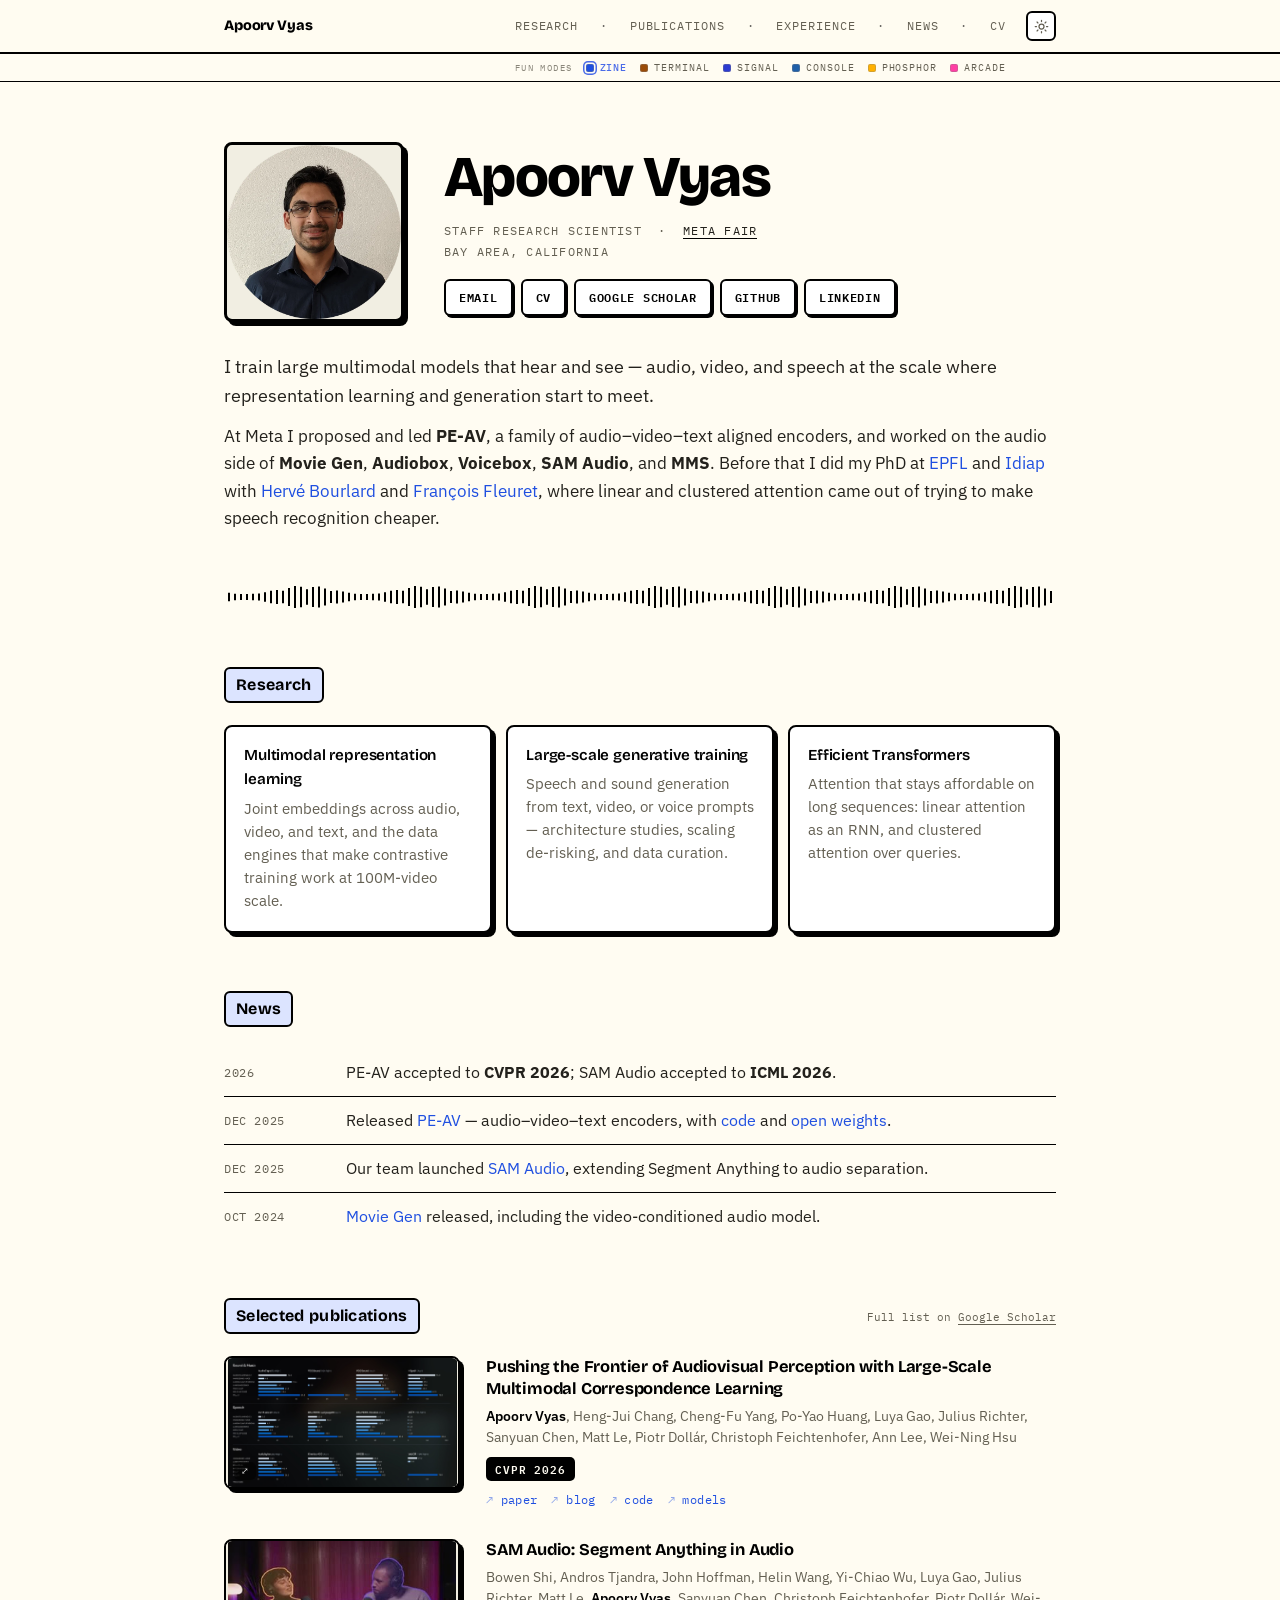
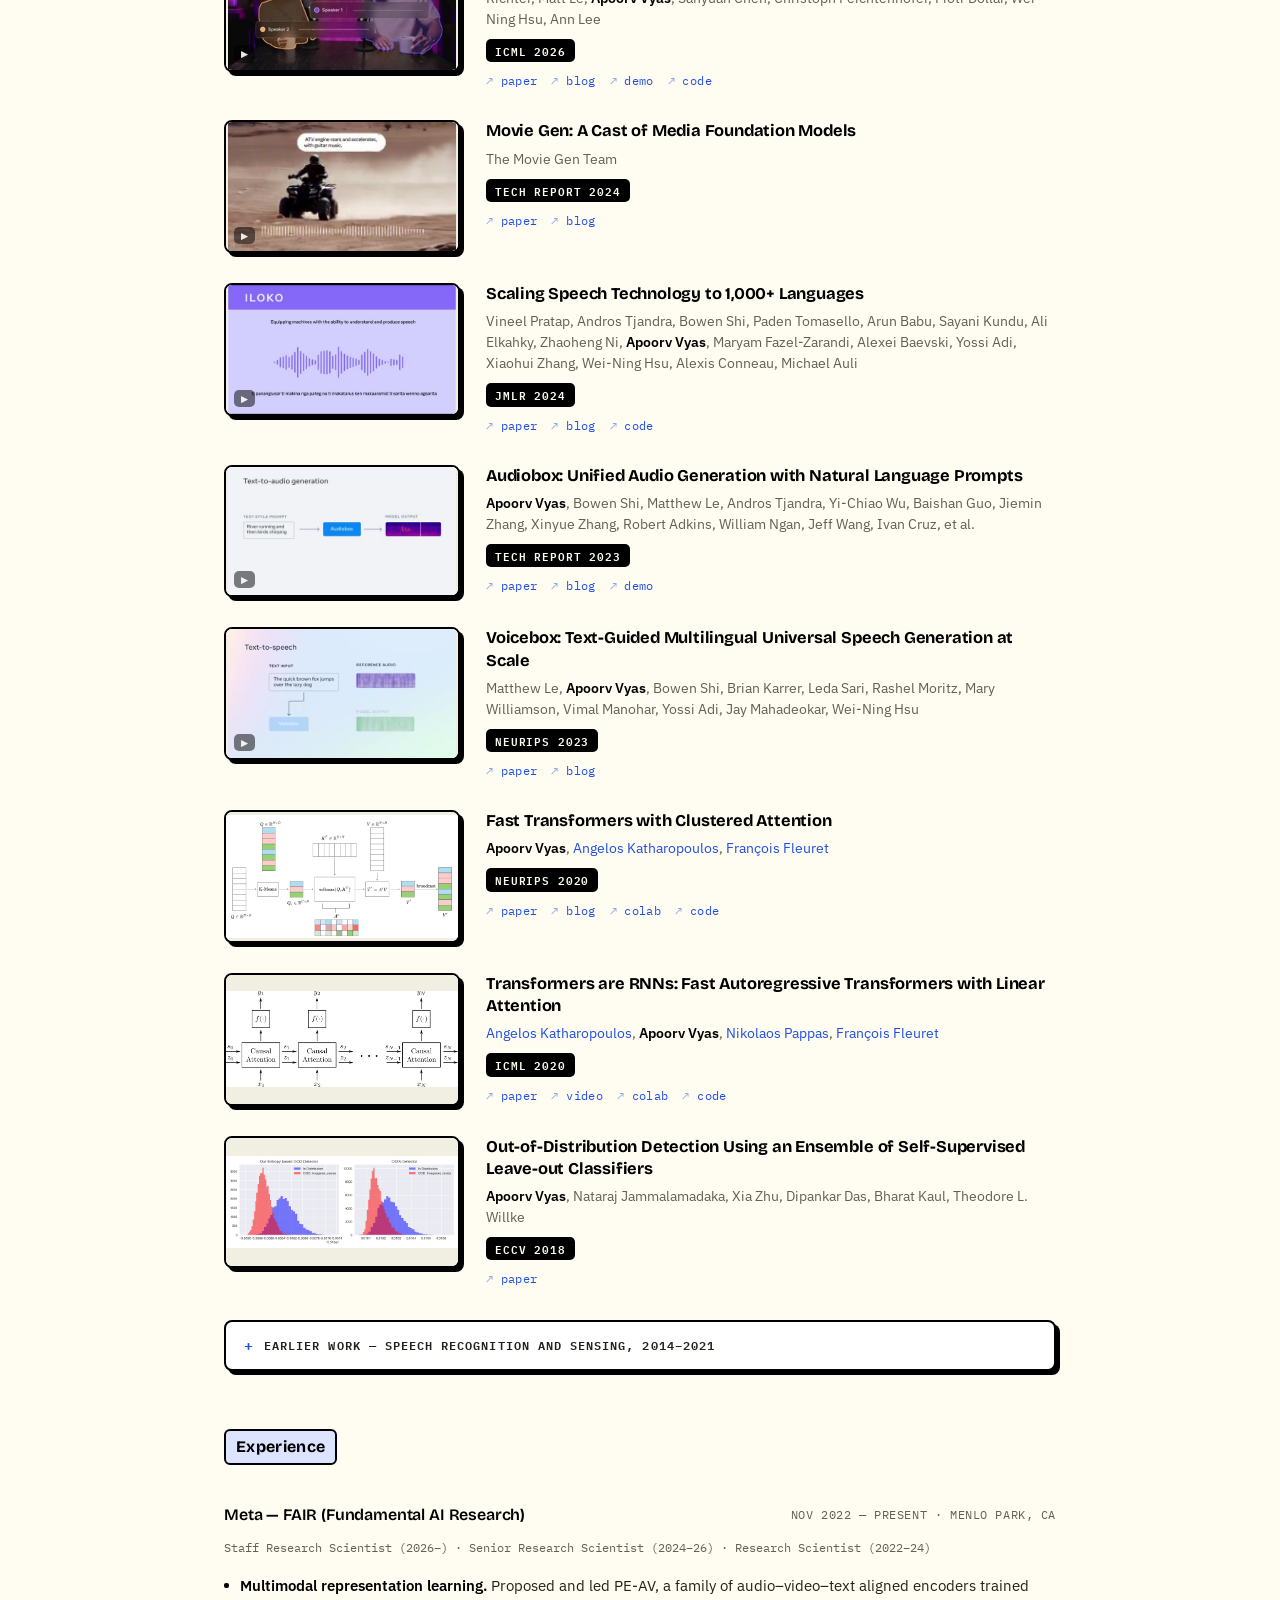
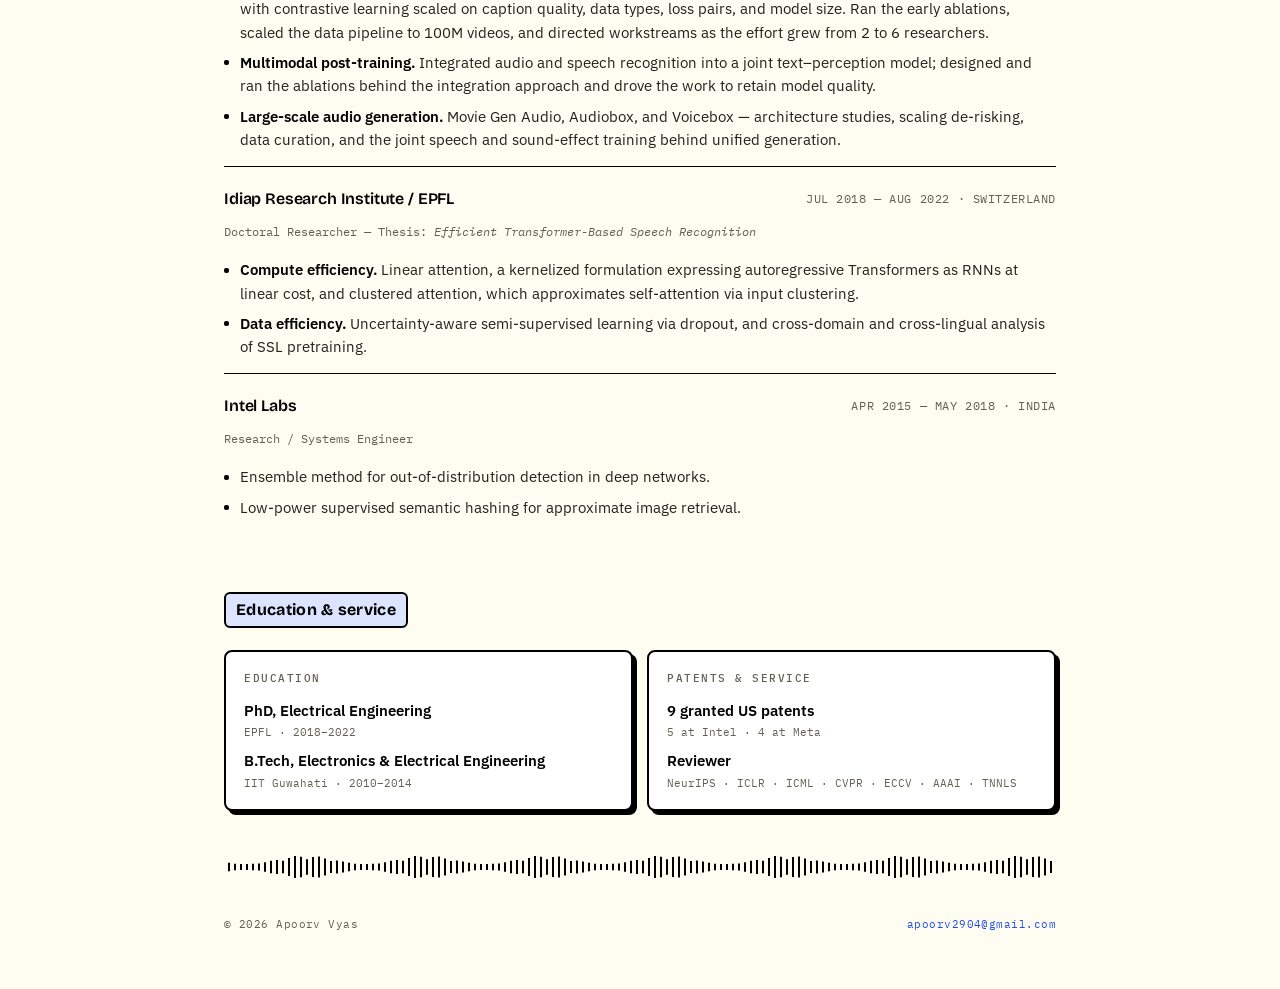
<file: index.html>
<!DOCTYPE html>
<html lang="en">
<head>
<meta charset="utf-8">
<meta name="viewport" content="width=device-width, initial-scale=1">
<title>Apoorv Vyas</title>

<meta name="author" content="Apoorv Vyas">
<meta name="description" content="Apoorv Vyas is a Staff Research Scientist at Meta FAIR working on multimodal representation learning, large-scale audio and video generation, and efficient Transformers.">

<link rel="canonical" href="https://apoorv2904.github.io/">
<meta property="og:type" content="profile">
<meta property="og:title" content="Apoorv Vyas">
<meta property="og:description" content="Staff Research Scientist at Meta FAIR. Multimodal representation learning, large-scale audio generation, efficient Transformers.">
<meta property="og:url" content="https://apoorv2904.github.io/">
<meta property="og:image" content="https://apoorv2904.github.io/images/social-card.jpg">
<meta name="twitter:card" content="summary_large_image">

<link rel="icon" type="image/svg+xml" href="favicon.svg">

<link rel="preconnect" href="https://fonts.googleapis.com">
<link rel="preconnect" href="https://fonts.gstatic.com" crossorigin>
<link href="https://fonts.googleapis.com/css2?family=Bricolage+Grotesque:opsz,wght@12..96,400;12..96,700;12..96,800&family=IBM+Plex+Mono:wght@400;500&family=IBM+Plex+Sans:wght@400;500;600&display=swap" rel="stylesheet">
<link rel="stylesheet" href="style.css">
<script src="skins.js" data-ui="banner"></script>

<script>
  // Applied before paint so the chosen theme does not flash.
  (function () {
    try {
      var t = localStorage.getItem("theme");
      if (t === "light" || t === "dark") {
        document.documentElement.setAttribute("data-theme", t);
      }
    } catch (e) {}
  })();
</script>
</head>

<body>
<a class="skip" href="#main">Skip to content</a>

<nav class="nav">
  <div class="wrap nav-inner">
    <a class="nav-name" href="#top">Apoorv<span class="nav-surname">&nbsp;Vyas</span></a>
    <div class="nav-links">
      <a href="#research">Research</a>
      <a href="#publications" class="nav-opt-sm">Publications</a>
      <a href="#experience" class="nav-opt">Experience</a>
      <a href="#news" class="nav-opt">News</a>
      <a href="data/Apoorv_Vyas_CV.pdf">CV</a>
    </div>
    <button class="theme-btn" id="theme-btn" type="button" aria-label="Switch between light and dark theme">
      <svg class="icon-light" viewBox="0 0 24 24" fill="none" stroke="currentColor" stroke-width="2" stroke-linecap="round" aria-hidden="true">
        <circle cx="12" cy="12" r="4"></circle>
        <path d="M12 2v2M12 20v2M4.9 4.9l1.4 1.4M17.7 17.7l1.4 1.4M2 12h2M20 12h2M4.9 19.1l1.4-1.4M17.7 6.3l1.4-1.4"></path>
      </svg>
      <svg class="icon-dark" viewBox="0 0 24 24" fill="none" stroke="currentColor" stroke-width="2" stroke-linecap="round" stroke-linejoin="round" aria-hidden="true">
        <path d="M21 12.8A9 9 0 1 1 11.2 3a7 7 0 0 0 9.8 9.8z"></path>
      </svg>
    </button>
  </div>
</nav>

<main id="main">
<div class="wrap" id="top">

  <!-- ============================================================ HERO -->
  <header class="hero">
    <div class="hero-top">
      <picture>
        <source srcset="images/apoorv-vyas.webp" type="image/webp">
        <img class="portrait" src="images/apoorv-vyas.png" width="180" height="180"
             alt="Apoorv Vyas">
      </picture>

      <div class="hero-id">
        <h1 class="hero-name">Apoorv Vyas</h1>

        <p class="hero-role">
          Staff Research Scientist &nbsp;·&nbsp;
          <a href="https://ai.meta.com/research/">Meta&nbsp;FAIR</a><br>
          Bay Area, California
        </p>

        <ul class="links">
          <li><a href="mailto:apoorv2904@gmail.com">Email</a></li>
          <li><a href="data/Apoorv_Vyas_CV.pdf">CV</a></li>
          <li><a href="https://scholar.google.com/citations?user=7EoDBR0AAAAJ&amp;hl=en">Google Scholar</a></li>
          <li><a href="https://github.com/apoorv2904">GitHub</a></li>
          <li><a href="https://www.linkedin.com/in/apoorv2904">LinkedIn</a></li>
          <!-- <li><a href="https://twitter.com/apoorv2904">Twitter / X</a></li> -->
        </ul>
      </div>
    </div>

    <div class="hero-bio">
      <p class="lede">
        I train large multimodal models that hear and see — audio, video, and speech at
        the scale where representation learning and generation start to meet.
      </p>

      <p>
        At Meta I proposed and led <strong>PE-AV</strong>, a family of audio–video–text
        aligned encoders, and worked on the audio side of
        <strong>Movie&nbsp;Gen</strong>, <strong>Audiobox</strong>,
        <strong>Voicebox</strong>, <strong>SAM&nbsp;Audio</strong>, and
        <strong>MMS</strong>. Before that I did my PhD at
        <a href="https://www.epfl.ch/en/">EPFL</a> and
        <a href="https://www.idiap.ch/en">Idiap</a> with
        <a href="https://people.idiap.ch/bourlard">Hervé Bourlard</a> and
        <a href="https://fleuret.org/francois/">François Fleuret</a>, where linear and
        clustered attention came out of trying to make speech recognition cheaper.
      </p>

      <!-- Uncomment when you want the job search to be public:
      <p class="lede" style="color:var(--signal)">
        I'm currently exploring new research roles — please get in touch.
      </p>
      -->

      <!-- Stamped at deploy time from the CV's git history. Stays hidden
           until then, so a plain local preview shows nothing odd. -->
      <p class="cv-stamp"><!--CV_UPDATED--></p>
    </div>
  </header>

  <div class="wave-rule" aria-hidden="true"></div>

  <!-- ======================================================== RESEARCH -->
  <section class="section" id="research">
    <div class="section-head"><h2>Research</h2></div>

    <div class="focus">
      <article class="focus-card">
        <h3>Multimodal representation learning</h3>
        <p>Joint embeddings across audio, video, and text, and the data engines
           that make contrastive training work at 100M-video scale.</p>
      </article>
      <article class="focus-card">
        <h3>Large-scale generative training</h3>
        <p>Speech and sound generation from text, video, or voice prompts —
           architecture studies, scaling de-risking, and data curation.</p>
      </article>
      <article class="focus-card">
        <h3>Efficient Transformers</h3>
        <p>Attention that stays affordable on long sequences: linear attention
           as an RNN, and clustered attention over queries.</p>
      </article>
    </div>
  </section>

  <!-- ============================================================ NEWS -->
  <section class="section" id="news">
    <div class="section-head"><h2>News</h2></div>

    <div class="news">
      <div class="news-item">
        <div class="news-date">2026</div>
        <p>PE-AV accepted to <strong>CVPR 2026</strong>; SAM Audio accepted to
           <strong>ICML 2026</strong>.</p>
      </div>
      <div class="news-item">
        <div class="news-date">Dec 2025</div>
        <p>Released <a href="https://arxiv.org/abs/2512.19687">PE-AV</a> — audio–video–text
           encoders, with
           <a href="https://github.com/facebookresearch/perception_models">code</a> and
           <a href="https://huggingface.co/collections/facebook/perception-encoder-audio-visual">open weights</a>.</p>
      </div>
      <div class="news-item">
        <div class="news-date">Dec 2025</div>
        <p>Our team launched <a href="https://ai.meta.com/samaudio/">SAM Audio</a>,
           extending Segment Anything to audio separation.</p>
      </div>
      <div class="news-item">
        <div class="news-date">Oct 2024</div>
        <p><a href="https://ai.meta.com/research/movie-gen/">Movie Gen</a> released,
           including the video-conditioned audio model.</p>
      </div>
    </div>
  </section>

  <!-- ==================================================== PUBLICATIONS -->
  <section class="section" id="publications">
    <div class="section-head">
      <h2>Selected publications</h2>
      <span class="section-note">Full list on
        <a href="https://scholar.google.com/citations?user=7EoDBR0AAAAJ&amp;hl=en">Google Scholar</a></span>
    </div>

    <div class="pubs">

      <!-- PE-AV -->
      <article class="pub">
        <a class="pub-media is-zoom" href="images/pe-av-results.jpg"
           aria-label="Open the PE-AV benchmark figure at full size">
          <img src="images/pe-av-results.jpg" width="1921" height="1080" loading="lazy"
               alt="Zero-shot benchmark results for PE-AV across sound and music, speech, and video tasks">
        </a>
        <div>
          <h3 class="pub-title">
            <a href="https://arxiv.org/abs/2512.19687">Pushing the Frontier of Audiovisual
            Perception with Large-Scale Multimodal Correspondence Learning</a>
          </h3>
          <p class="pub-authors">
            <span class="me">Apoorv Vyas</span>, Heng-Jui Chang, Cheng-Fu Yang,
            Po-Yao Huang, Luya Gao, Julius Richter, Sanyuan Chen, Matt Le,
            Piotr Dollár, Christoph Feichtenhofer, Ann Lee, Wei-Ning Hsu
          </p>
          <div class="pub-meta">
            <span class="chip chip-venue">CVPR 2026</span>
          </div>
          <div class="pub-links">
            <a href="https://arxiv.org/abs/2512.19687">paper</a>
            <a href="https://ai.meta.com/research/publications/pushing-the-frontier-of-audiovisual-perception-with-large-scale-multimodal-correspondence-learning/">blog</a>
            <a href="https://github.com/facebookresearch/perception_models">code</a>
            <a href="https://huggingface.co/collections/facebook/perception-encoder-audio-visual">models</a>
          </div>
        </div>
      </article>

      <!-- SAM Audio -->
      <article class="pub">
        <div class="pub-media" data-playable>
          <video muted loop playsinline preload="none" poster="images/poster-sam-audio.jpg"
                 aria-label="SAM Audio demo clip">
            <source src="media/sam-audio.mp4" type="video/mp4">
          </video>
          <button class="sound-btn" type="button" aria-label="Play this clip with sound">
            <svg class="i-off" viewBox="0 0 24 24" fill="none" stroke="currentColor" stroke-width="2" stroke-linecap="round" stroke-linejoin="round" aria-hidden="true"><path d="M11 5 6 9H2v6h4l5 4z"/><path d="m22 9-6 6M16 9l6 6"/></svg>
            <svg class="i-on" viewBox="0 0 24 24" fill="none" stroke="currentColor" stroke-width="2" stroke-linecap="round" stroke-linejoin="round" aria-hidden="true"><path d="M11 5 6 9H2v6h4l5 4z"/><path d="M15.5 8.5a5 5 0 0 1 0 7M18.5 5.5a9 9 0 0 1 0 13"/></svg>
          </button>
        </div>
        <div>
          <h3 class="pub-title">
            <a href="https://arxiv.org/abs/2512.18099">SAM Audio: Segment Anything in Audio</a>
          </h3>
          <p class="pub-authors">
            Bowen Shi, Andros Tjandra, John Hoffman, Helin Wang, Yi-Chiao Wu, Luya Gao,
            Julius Richter, Matt Le, <span class="me">Apoorv Vyas</span>, Sanyuan Chen,
            Christoph Feichtenhofer, Piotr Dollár, Wei-Ning Hsu, Ann Lee
          </p>
          <div class="pub-meta">
            <span class="chip chip-venue">ICML 2026</span>
          </div>
          <div class="pub-links">
            <a href="https://arxiv.org/abs/2512.18099">paper</a>
            <a href="https://ai.meta.com/samaudio/">blog</a>
            <a href="https://aidemos.meta.com/segment-anything/editor/segment-audio">demo</a>
            <a href="https://github.com/facebookresearch/sam-audio">code</a>
          </div>
        </div>
      </article>

      <!-- Movie Gen -->
      <article class="pub">
        <div class="pub-media" data-playable>
          <video muted loop playsinline preload="none" poster="images/poster-movie-gen.jpg"
                 aria-label="Movie Gen Audio demo clip">
            <source src="media/movie-gen.mp4" type="video/mp4">
          </video>
          <button class="sound-btn" type="button" aria-label="Play this clip with sound">
            <svg class="i-off" viewBox="0 0 24 24" fill="none" stroke="currentColor" stroke-width="2" stroke-linecap="round" stroke-linejoin="round" aria-hidden="true"><path d="M11 5 6 9H2v6h4l5 4z"/><path d="m22 9-6 6M16 9l6 6"/></svg>
            <svg class="i-on" viewBox="0 0 24 24" fill="none" stroke="currentColor" stroke-width="2" stroke-linecap="round" stroke-linejoin="round" aria-hidden="true"><path d="M11 5 6 9H2v6h4l5 4z"/><path d="M15.5 8.5a5 5 0 0 1 0 7M18.5 5.5a9 9 0 0 1 0 13"/></svg>
          </button>
        </div>
        <div>
          <h3 class="pub-title">
            <a href="https://arxiv.org/abs/2410.13720">Movie Gen: A Cast of Media Foundation Models</a>
          </h3>
          <p class="pub-authors">The Movie Gen Team</p>
          <div class="pub-meta">
            <span class="chip chip-venue">Tech report 2024</span>
          </div>
          <div class="pub-links">
            <a href="https://arxiv.org/abs/2410.13720">paper</a>
            <a href="https://ai.meta.com/research/movie-gen/">blog</a>
          </div>
        </div>
      </article>

      <!-- MMS -->
      <article class="pub">
        <div class="pub-media" data-playable>
          <video muted loop playsinline preload="none" poster="images/poster-mms.jpg"
                 aria-label="MMS text-to-speech demo across low-resource languages">
            <source src="media/mms.mp4" type="video/mp4">
          </video>
          <button class="sound-btn" type="button" aria-label="Play this clip with sound">
            <svg class="i-off" viewBox="0 0 24 24" fill="none" stroke="currentColor" stroke-width="2" stroke-linecap="round" stroke-linejoin="round" aria-hidden="true"><path d="M11 5 6 9H2v6h4l5 4z"/><path d="m22 9-6 6M16 9l6 6"/></svg>
            <svg class="i-on" viewBox="0 0 24 24" fill="none" stroke="currentColor" stroke-width="2" stroke-linecap="round" stroke-linejoin="round" aria-hidden="true"><path d="M11 5 6 9H2v6h4l5 4z"/><path d="M15.5 8.5a5 5 0 0 1 0 7M18.5 5.5a9 9 0 0 1 0 13"/></svg>
          </button>
        </div>
        <div>
          <h3 class="pub-title">
            <a href="https://arxiv.org/abs/2305.13516">Scaling Speech Technology to 1,000+ Languages</a>
          </h3>
          <p class="pub-authors">
            Vineel Pratap, Andros Tjandra, Bowen Shi, Paden Tomasello, Arun Babu,
            Sayani Kundu, Ali Elkahky, Zhaoheng Ni, <span class="me">Apoorv Vyas</span>,
            Maryam Fazel-Zarandi, Alexei Baevski, Yossi Adi, Xiaohui Zhang,
            Wei-Ning Hsu, Alexis Conneau, Michael Auli
          </p>
          <div class="pub-meta">
            <span class="chip chip-venue">JMLR 2024</span>
          </div>
          <div class="pub-links">
            <a href="https://arxiv.org/abs/2305.13516">paper</a>
            <a href="https://ai.meta.com/blog/multilingual-model-speech-recognition/">blog</a>
            <a href="https://github.com/facebookresearch/fairseq/blob/main/examples/mms/README.md">code</a>
          </div>
        </div>
      </article>

      <!-- Audiobox -->
      <article class="pub">
        <div class="pub-media" data-playable>
          <video muted loop playsinline preload="none" poster="images/poster-audiobox.jpg"
                 aria-label="Audiobox demo clip">
            <source src="media/audiobox.mp4" type="video/mp4">
          </video>
          <button class="sound-btn" type="button" aria-label="Play this clip with sound">
            <svg class="i-off" viewBox="0 0 24 24" fill="none" stroke="currentColor" stroke-width="2" stroke-linecap="round" stroke-linejoin="round" aria-hidden="true"><path d="M11 5 6 9H2v6h4l5 4z"/><path d="m22 9-6 6M16 9l6 6"/></svg>
            <svg class="i-on" viewBox="0 0 24 24" fill="none" stroke="currentColor" stroke-width="2" stroke-linecap="round" stroke-linejoin="round" aria-hidden="true"><path d="M11 5 6 9H2v6h4l5 4z"/><path d="M15.5 8.5a5 5 0 0 1 0 7M18.5 5.5a9 9 0 0 1 0 13"/></svg>
          </button>
        </div>
        <div>
          <h3 class="pub-title">
            <a href="https://arxiv.org/abs/2312.15821">Audiobox: Unified Audio Generation
            with Natural Language Prompts</a>
          </h3>
          <p class="pub-authors">
            <span class="me">Apoorv Vyas</span>, Bowen Shi, Matthew Le, Andros Tjandra,
            Yi-Chiao Wu, Baishan Guo, Jiemin Zhang, Xinyue Zhang, Robert Adkins,
            William Ngan, Jeff Wang, Ivan Cruz, et al.
          </p>
          <div class="pub-meta">
            <span class="chip chip-venue">Tech report 2023</span>
          </div>
          <div class="pub-links">
            <a href="https://arxiv.org/abs/2312.15821">paper</a>
            <a href="https://ai.meta.com/blog/audiobox-generating-audio-voice-natural-language-prompts/">blog</a>
            <a href="https://audiobox.metademolab.com/">demo</a>
          </div>
        </div>
      </article>

      <!-- Voicebox -->
      <article class="pub">
        <div class="pub-media" data-playable>
          <video muted loop playsinline preload="none" poster="images/poster-voicebox.jpg"
                 aria-label="Voicebox demo clip">
            <source src="media/voicebox.mp4" type="video/mp4">
          </video>
          <button class="sound-btn" type="button" aria-label="Play this clip with sound">
            <svg class="i-off" viewBox="0 0 24 24" fill="none" stroke="currentColor" stroke-width="2" stroke-linecap="round" stroke-linejoin="round" aria-hidden="true"><path d="M11 5 6 9H2v6h4l5 4z"/><path d="m22 9-6 6M16 9l6 6"/></svg>
            <svg class="i-on" viewBox="0 0 24 24" fill="none" stroke="currentColor" stroke-width="2" stroke-linecap="round" stroke-linejoin="round" aria-hidden="true"><path d="M11 5 6 9H2v6h4l5 4z"/><path d="M15.5 8.5a5 5 0 0 1 0 7M18.5 5.5a9 9 0 0 1 0 13"/></svg>
          </button>
        </div>
        <div>
          <h3 class="pub-title">
            <a href="https://arxiv.org/abs/2306.15687">Voicebox: Text-Guided Multilingual
            Universal Speech Generation at Scale</a>
          </h3>
          <p class="pub-authors">
            Matthew Le, <span class="me">Apoorv Vyas</span>, Bowen Shi, Brian Karrer,
            Leda Sari, Rashel Moritz, Mary Williamson, Vimal Manohar, Yossi Adi,
            Jay Mahadeokar, Wei-Ning Hsu
          </p>
          <div class="pub-meta">
            <span class="chip chip-venue">NeurIPS 2023</span>
          </div>
          <div class="pub-links">
            <a href="https://arxiv.org/abs/2306.15687">paper</a>
            <a href="https://voicebox.metademolab.com/">blog</a>
          </div>
        </div>
      </article>

      <!-- Clustered attention -->
      <article class="pub">
        <div class="pub-media">
          <img src="images/neurips_2020_fast.jpg" alt="" loading="lazy">
        </div>
        <div>
          <h3 class="pub-title">
            <a href="https://arxiv.org/abs/2007.04825">Fast Transformers with Clustered Attention</a>
          </h3>
          <p class="pub-authors">
            <span class="me">Apoorv Vyas</span>,
            <a href="https://angeloskath.github.io/">Angelos Katharopoulos</a>,
            <a href="https://fleuret.org/francois/">François Fleuret</a>
          </p>
          <div class="pub-meta">
            <span class="chip chip-venue">NeurIPS 2020</span>
          </div>
          <div class="pub-links">
            <a href="https://arxiv.org/abs/2007.04825">paper</a>
            <a href="https://clustered-transformers.github.io/blog">blog</a>
            <a href="https://colab.research.google.com/drive/1E8BYQf3Puxb643LOyIjT-0m3yXGO28ev?usp=sharing">colab</a>
            <a href="https://github.com/idiap/fast-transformers">code</a>
          </div>
        </div>
      </article>

      <!-- Linear attention -->
      <article class="pub">
        <div class="pub-media">
          <img src="images/icml_2020_transformers.jpg" alt="" loading="lazy">
        </div>
        <div>
          <h3 class="pub-title">
            <a href="https://arxiv.org/abs/2006.16236">Transformers are RNNs: Fast
            Autoregressive Transformers with Linear Attention</a>
          </h3>
          <p class="pub-authors">
            <a href="https://angeloskath.github.io/">Angelos Katharopoulos</a>,
            <span class="me">Apoorv Vyas</span>,
            <a href="https://nik0spapp.github.io/">Nikolaos Pappas</a>,
            <a href="https://fleuret.org/francois/">François Fleuret</a>
          </p>
          <div class="pub-meta">
            <span class="chip chip-venue">ICML 2020</span>
          </div>
          <div class="pub-links">
            <a href="https://arxiv.org/abs/2006.16236">paper</a>
            <a href="https://youtu.be/KBWh7XCUAi8">video</a>
            <a href="https://colab.research.google.com/drive/1BV4OaWRAHYGeimO0cqHD86GfnfgUaKD4?usp=sharing">colab</a>
            <a href="https://github.com/idiap/fast-transformers">code</a>
          </div>
        </div>
      </article>

      <!-- OOD -->
      <article class="pub">
        <div class="pub-media">
          <img src="images/eccv_2018_ood.jpg" alt="" loading="lazy">
        </div>
        <div>
          <h3 class="pub-title">
            <a href="https://arxiv.org/abs/1809.03576">Out-of-Distribution Detection Using
            an Ensemble of Self-Supervised Leave-out Classifiers</a>
          </h3>
          <p class="pub-authors">
            <span class="me">Apoorv Vyas</span>, Nataraj Jammalamadaka, Xia Zhu,
            Dipankar Das, Bharat Kaul, Theodore L. Willke
          </p>
          <div class="pub-meta">
            <span class="chip chip-venue">ECCV 2018</span>
          </div>
          <div class="pub-links">
            <a href="https://arxiv.org/abs/1809.03576">paper</a>
          </div>
        </div>
      </article>

    </div>

    <!-- ------------------------------------------------ earlier work -->
    <details class="earlier">
      <summary>Earlier work — speech recognition and sensing, 2014–2021</summary>
      <div class="earlier-body">

        <article class="pub-sm">
          <div class="pub-media"><img src="images/wav2vec2.jpg" alt="" loading="lazy"></div>
          <div>
            <h3 class="pub-title">
              <a href="https://arxiv.org/abs/2104.02558">Comparing CTC and LFMMI for
              Out-of-Domain Adaptation of wav2vec 2.0 Acoustic Models</a>
            </h3>
            <p class="pub-authors">
              <span class="me">Apoorv Vyas</span>, Srikanth Madikeri, Hervé Bourlard
            </p>
            <div class="pub-meta"><span class="chip chip-venue">Interspeech 2021</span></div>
            <div class="pub-links"><a href="https://arxiv.org/abs/2104.02558">paper</a></div>
          </div>
        </article>

        <article class="pub-sm">
          <div class="pub-media"><img src="images/arxiv_2020_lfmmi.jpg" alt="" loading="lazy"></div>
          <div>
            <h3 class="pub-title">
              <a href="https://arxiv.org/abs/2012.14252">Lattice-Free MMI Adaptation of
              Self-Supervised Pretrained Acoustic Models</a>
            </h3>
            <p class="pub-authors">
              <span class="me">Apoorv Vyas</span>, Srikanth Madikeri, Hervé Bourlard
            </p>
            <div class="pub-meta"><span class="chip chip-venue">ICASSP 2021</span></div>
            <div class="pub-links">
              <a href="https://arxiv.org/abs/2012.14252">paper</a>
              <a href="https://github.com/idiap/apam">code</a>
            </div>
          </div>
        </article>

        <article class="pub-sm">
          <div class="pub-media"><img src="images/interspeech_2019_unbiassed.jpg" alt="" loading="lazy"></div>
          <div>
            <h3 class="pub-title">
              <a href="https://www.isca-archive.org/interspeech_2019/tong19b_interspeech.html">Unbiased
              Semi-supervised LF-MMI Training Using Dropout</a>
            </h3>
            <p class="pub-authors">
              Sibo Tong, <span class="me">Apoorv Vyas</span>,
              <a href="https://pgarner.github.io/">Philip N. Garner</a>, Hervé Bourlard
            </p>
            <div class="pub-meta"><span class="chip chip-venue">Interspeech 2019</span></div>
            <div class="pub-links">
              <a href="https://www.isca-archive.org/interspeech_2019/tong19b_interspeech.html">paper</a>
            </div>
          </div>
        </article>

        <article class="pub-sm">
          <div class="pub-media"><img src="images/icassp_2019_analyzing.jpg" alt="" loading="lazy"></div>
          <div>
            <h3 class="pub-title">
              <a href="https://ieeexplore.ieee.org/document/8683086">Analyzing Uncertainties
              in Speech Recognition Using Dropout</a>
            </h3>
            <p class="pub-authors">
              <span class="me">Apoorv Vyas</span>, Pranay Dighe, Sibo Tong, Hervé Bourlard
            </p>
            <div class="pub-meta"><span class="chip chip-venue">ICASSP 2019</span></div>
            <div class="pub-links">
              <a href="https://ieeexplore.ieee.org/document/8683086">paper</a>
            </div>
          </div>
        </article>

        <article class="pub-sm">
          <div class="pub-media"><img src="images/wfiot_2016_cs.jpg" alt="" loading="lazy"></div>
          <div>
            <h3 class="pub-title">
              <a href="https://ieeexplore.ieee.org/document/7845493">Power Efficient
              Compressive Sensing for Continuous Monitoring of ECG and PPG in a
              Wearable System</a>
            </h3>
            <p class="pub-authors">
              Vijay Natarajan, <span class="me">Apoorv Vyas</span>
            </p>
            <div class="pub-meta"><span class="chip chip-venue">WF-IoT 2016</span></div>
            <div class="pub-links">
              <a href="https://ieeexplore.ieee.org/document/7845493">paper</a>
            </div>
          </div>
        </article>

        <article class="pub-sm">
          <div class="pub-media"><img src="images/icvgip_2014_commercial.jpg" alt="" loading="lazy"></div>
          <div>
            <h3 class="pub-title">Commercial Block Detection in Broadcast News Videos</h3>
            <p class="pub-authors">
              <span class="me">Apoorv Vyas</span>, Raghvendra Kannao, Vishal Bhargava,
              <a href="https://www.iitg.ac.in/eee/pguha.html">Prithwijit Guha</a>
            </p>
            <div class="pub-meta"><span class="chip chip-venue">ICVGIP 2014</span></div>
            <div class="pub-links">
              <a href="https://dl.acm.org/doi/10.1145/2683483.2683546">paper</a>
            </div>
          </div>
        </article>

        <p class="pub-blurb" style="margin:0">
          Also: <em>Pkwrap: a PyTorch Package for LF-MMI Training of Acoustic Models</em>
          (Madikeri, Tong, Zuluaga-Gomez, <strong>Vyas</strong>, Motlicek, Bourlard) —
          <a href="https://arxiv.org/abs/2010.03466">paper</a> ·
          <a href="https://github.com/idiap/pkwrap">code</a>.
        </p>

      </div>
    </details>
  </section>

  <!-- ====================================================== EXPERIENCE -->
  <section class="section" id="experience">
    <div class="section-head"><h2>Experience</h2></div>

    <div class="roles">

      <article class="role">
        <h3 class="role-org">Meta — FAIR (Fundamental AI Research)</h3>
        <div class="role-when">Nov 2022 — Present · Menlo Park, CA</div>
        <p class="role-titles">
          Staff Research Scientist (2026–) · Senior Research Scientist (2024–26) ·
          Research Scientist (2022–24)
        </p>
        <ul class="role-body">
          <li><strong>Multimodal representation learning.</strong> Proposed and led PE-AV,
            a family of audio–video–text aligned encoders trained with contrastive learning
            scaled on caption quality, data types, loss pairs, and model size. Ran the early
            ablations, scaled the data pipeline to 100M videos, and directed workstreams as
            the effort grew from 2 to 6 researchers.</li>
          <li><strong>Multimodal post-training.</strong> Integrated audio and speech
            recognition into a joint text–perception model; designed and ran the ablations
            behind the integration approach and drove the work to retain model quality.</li>
          <li><strong>Large-scale audio generation.</strong> Movie Gen Audio, Audiobox,
            and Voicebox — architecture studies, scaling de-risking, data curation, and
            the joint speech and sound-effect training behind unified generation.</li>
        </ul>
      </article>

      <article class="role">
        <h3 class="role-org">Idiap Research Institute / EPFL</h3>
        <div class="role-when">Jul 2018 — Aug 2022 · Switzerland</div>
        <p class="role-titles">
          Doctoral Researcher — Thesis: <em>Efficient Transformer-Based Speech Recognition</em>
        </p>
        <ul class="role-body">
          <li><strong>Compute efficiency.</strong> Linear attention, a kernelized formulation
            expressing autoregressive Transformers as RNNs at linear cost, and clustered
            attention, which approximates self-attention via input clustering.</li>
          <li><strong>Data efficiency.</strong> Uncertainty-aware semi-supervised learning
            via dropout, and cross-domain and cross-lingual analysis of SSL pretraining.</li>
        </ul>
      </article>

      <article class="role">
        <h3 class="role-org">Intel Labs</h3>
        <div class="role-when">Apr 2015 — May 2018 · India</div>
        <p class="role-titles">Research / Systems Engineer</p>
        <ul class="role-body">
          <li>Ensemble method for out-of-distribution detection in deep networks.</li>
          <li>Low-power supervised semantic hashing for approximate image retrieval.</li>
        </ul>
      </article>

    </div>
  </section>

  <!-- ======================================================= EDUCATION -->
  <section class="section" id="education">
    <div class="section-head"><h2>Education &amp; service</h2></div>

    <div class="two-col">
      <div class="panel">
        <h3>Education</h3>
        <p><strong>PhD, Electrical Engineering</strong>
          <span class="sub">EPFL · 2018–2022</span></p>
        <p><strong>B.Tech, Electronics &amp; Electrical Engineering</strong>
          <span class="sub">IIT Guwahati · 2010–2014</span></p>
      </div>
      <div class="panel">
        <h3>Patents &amp; service</h3>
        <p><strong>9 granted US patents</strong>
          <span class="sub">5 at Intel · 4 at Meta</span></p>
        <p><strong>Reviewer</strong>
          <span class="sub">NeurIPS · ICLR · ICML · CVPR · ECCV · AAAI · TNNLS</span></p>
      </div>
    </div>
  </section>

  <div class="wave-rule wave-rule--end" aria-hidden="true"></div>

  <footer class="footer">
    <span>© 2026 Apoorv Vyas</span>
    <span><a href="mailto:apoorv2904@gmail.com">apoorv2904@gmail.com</a></span>
  </footer>

</div>
</main>

<script>
  // Theme toggle -------------------------------------------------------
  (function () {
    var btn = document.getElementById("theme-btn");
    if (!btn) return;
    btn.addEventListener("click", function () {
      var root = document.documentElement;
      var current = root.getAttribute("data-theme");
      if (!current) {
        current = window.matchMedia("(prefers-color-scheme: dark)").matches ? "dark" : "light";
      }
      var next = current === "dark" ? "light" : "dark";
      root.setAttribute("data-theme", next);
      try { localStorage.setItem("theme", next); } catch (e) {}
    });
  })();

  // Publication clips ---------------------------------------------------
  // Hover previews the clip muted. The sound button is the point though:
  // these are audio papers, so a silent preview only tells half the story.
  (function () {
    var boxes = [].slice.call(document.querySelectorAll(".pub-media[data-playable]"));
    var calm = window.matchMedia("(prefers-reduced-motion: reduce)").matches;

    function silence(except) {
      boxes.forEach(function (b) {
        if (b === except) return;
        var v = b.querySelector("video");
        if (!v) return;
        v.pause();
        v.muted = true;
        b.classList.remove("is-playing", "has-sound");
      });
    }

    boxes.forEach(function (box) {
      var vid = box.querySelector("video");
      var btn = box.querySelector(".sound-btn");
      if (!vid) return;

      function start() {
        var p = vid.play();
        if (p && p.catch) p.catch(function () {});
        box.classList.add("is-playing");
      }

      function stop() {
        if (box.classList.contains("has-sound")) return;  // audible: let it run
        vid.pause();
        box.classList.remove("is-playing");
      }

      if (!calm) {
        box.addEventListener("mouseenter", start);
        box.addEventListener("mouseleave", stop);
        box.addEventListener("focusin", start);
        box.addEventListener("focusout", stop);
      }

      if (btn) {
        btn.addEventListener("click", function (e) {
          e.preventDefault();
          e.stopPropagation();
          var on = box.classList.toggle("has-sound");
          if (on) {
            silence(box);
            vid.muted = false;
            btn.setAttribute("aria-label", "Mute this clip");
            start();
          } else {
            vid.muted = true;
            btn.setAttribute("aria-label", "Play this clip with sound");
          }
        });
      }

      vid.addEventListener("ended", function () {
        box.classList.remove("is-playing");
      });
    });
  })();
</script>

<script src="konami.js" defer></script>

<script type="application/ld+json">
{
  "@context": "https://schema.org",
  "@type": "Person",
  "name": "Apoorv Vyas",
  "url": "https://apoorv2904.github.io/",
  "image": "https://apoorv2904.github.io/images/apoorv-vyas.png",
  "jobTitle": "Staff Research Scientist",
  "worksFor": { "@type": "Organization", "name": "Meta" },
  "alumniOf": [
    { "@type": "CollegeOrUniversity", "name": "EPFL" },
    { "@type": "CollegeOrUniversity", "name": "Indian Institute of Technology Guwahati" }
  ],
  "knowsAbout": [
    "Multimodal representation learning",
    "Audio generation",
    "Speech recognition",
    "Efficient Transformers"
  ],
  "sameAs": [
    "https://scholar.google.com/citations?user=7EoDBR0AAAAJ&hl=en",
    "https://github.com/apoorv2904",
    "https://www.linkedin.com/in/apoorv2904"
  ]
}
</script>

</body>
</html>
</file>
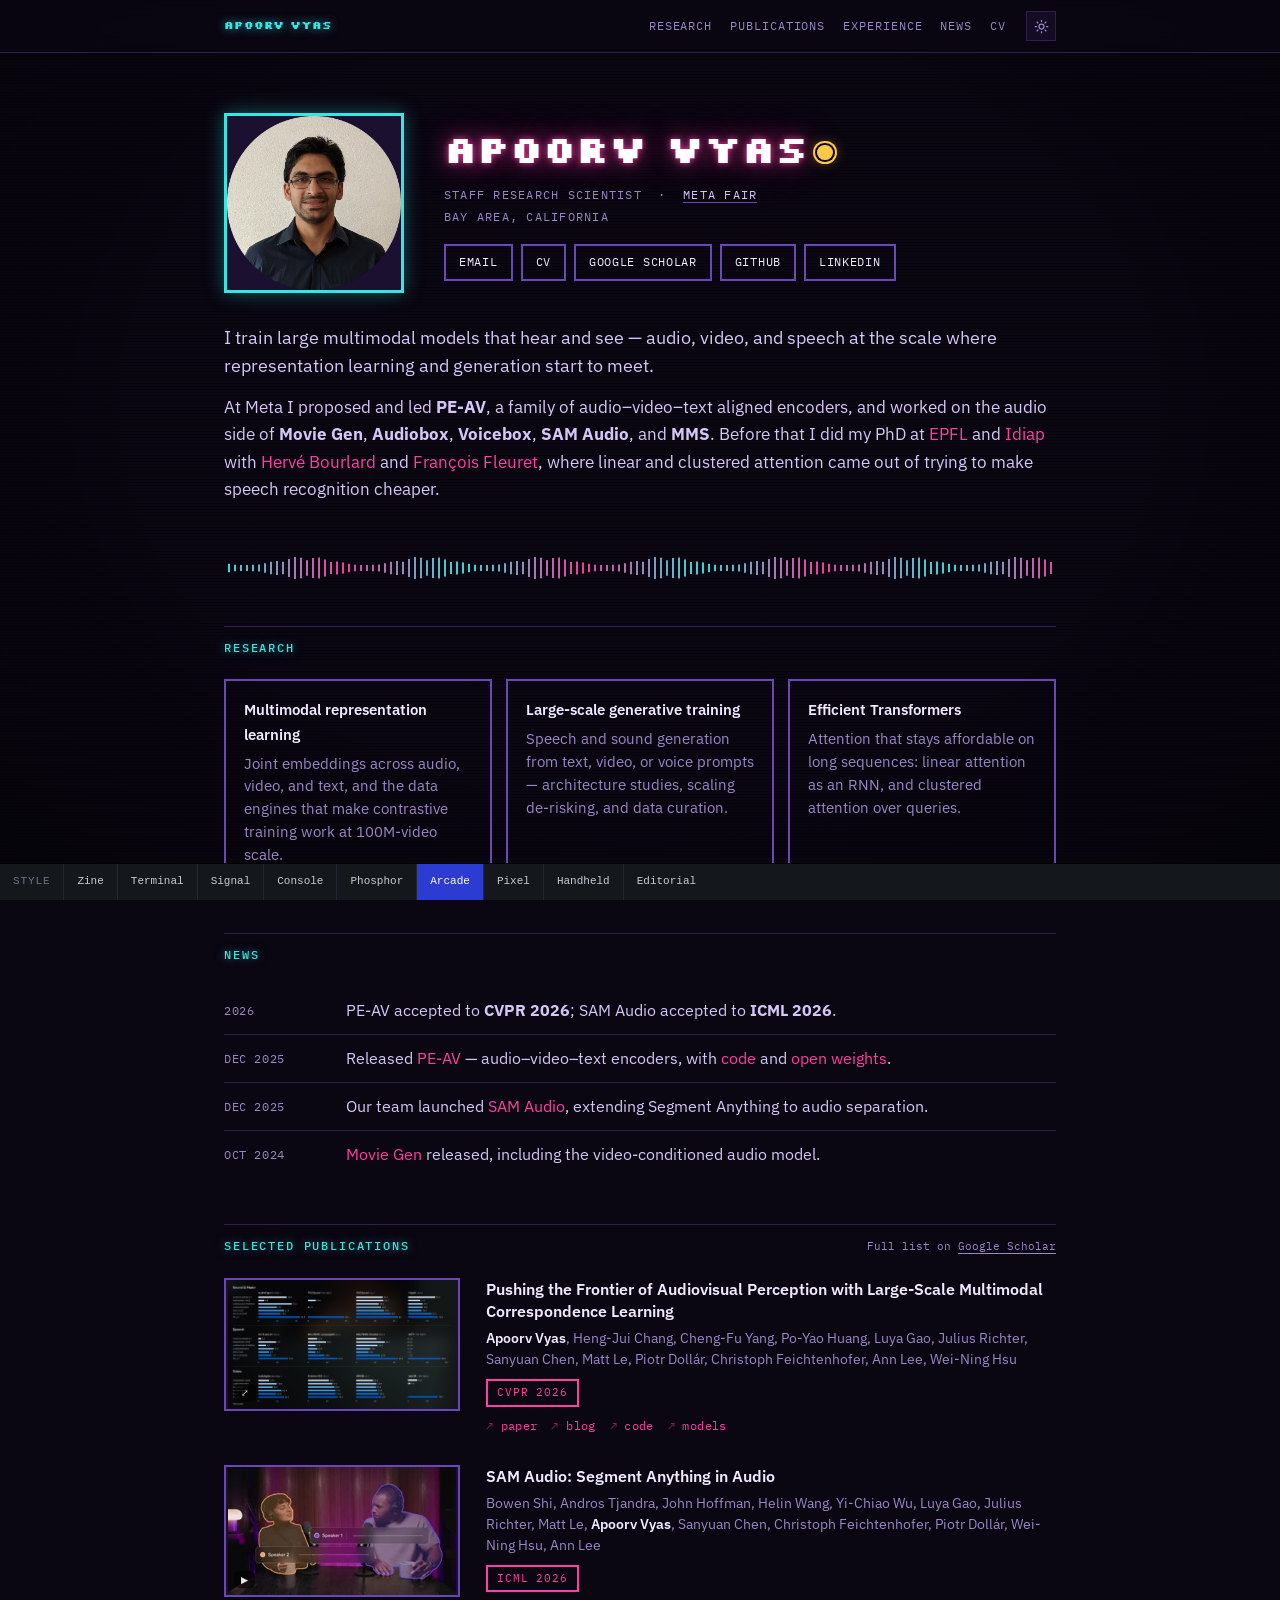
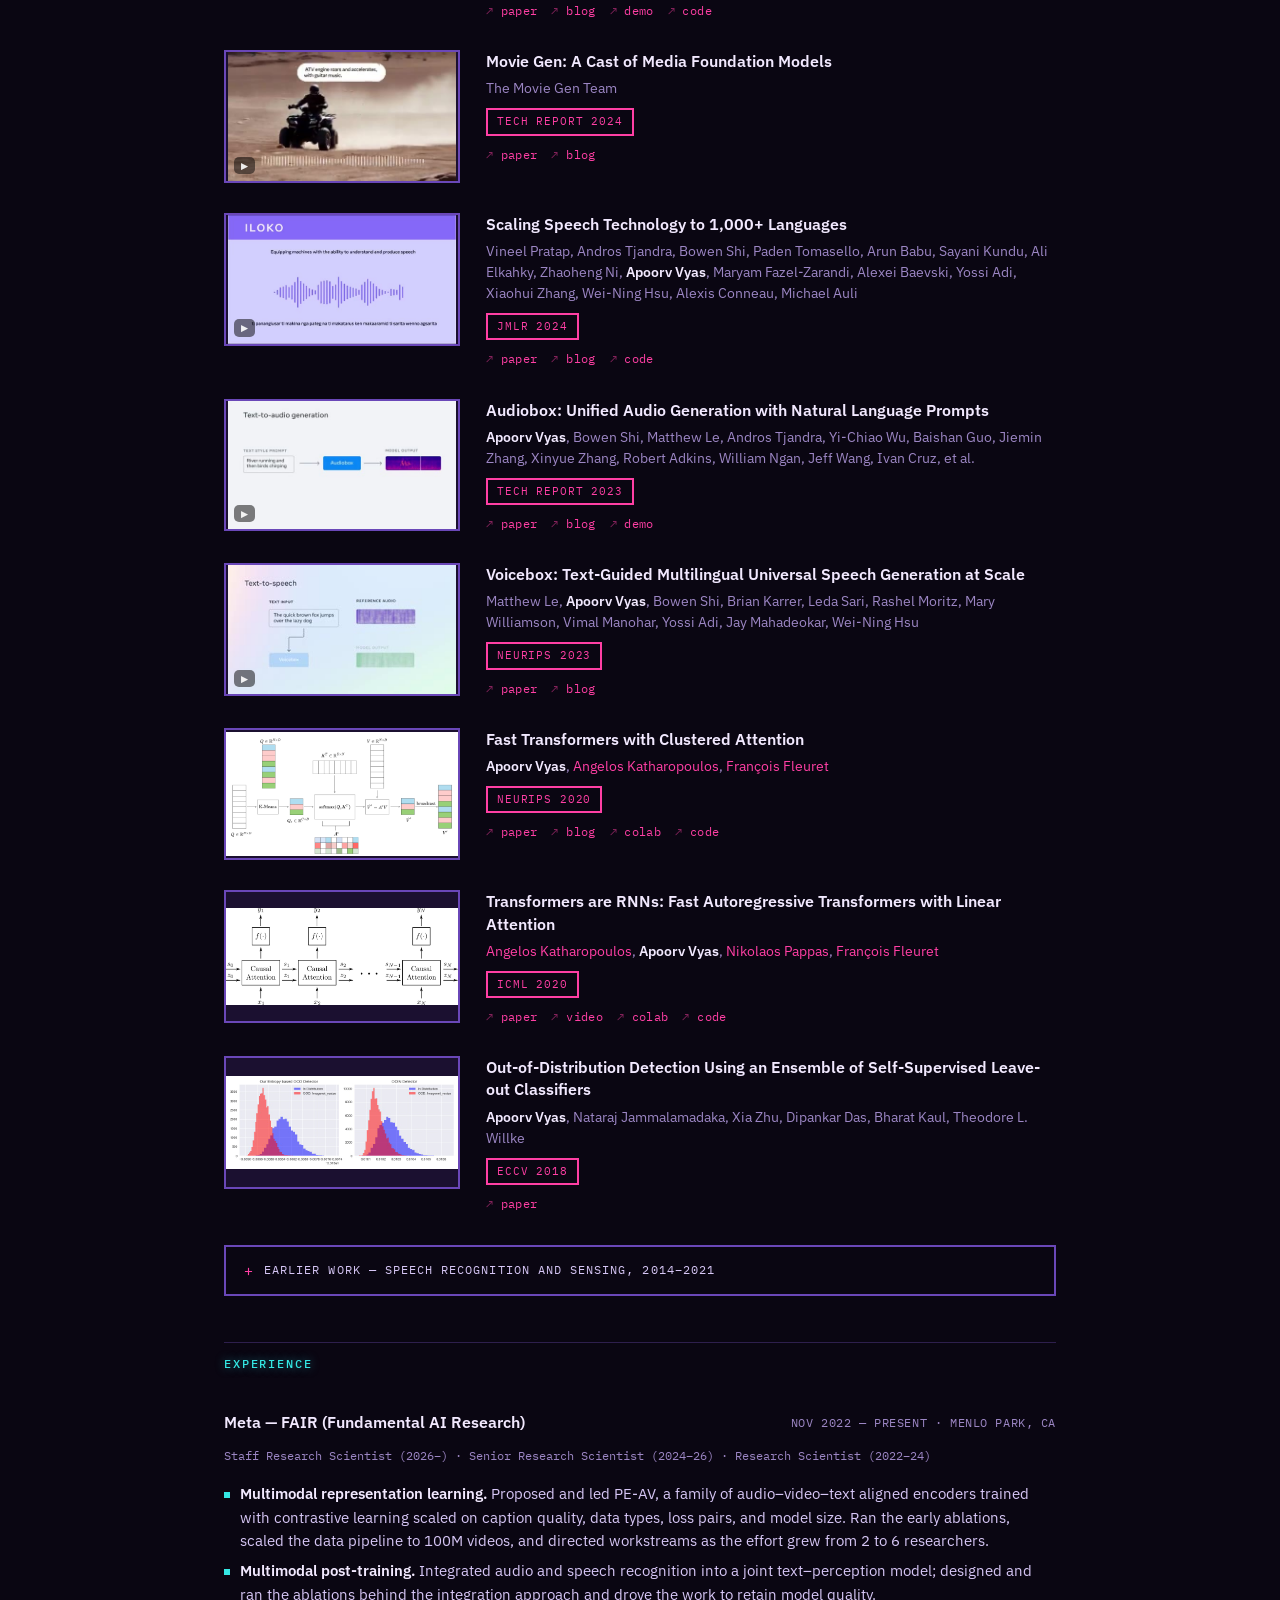
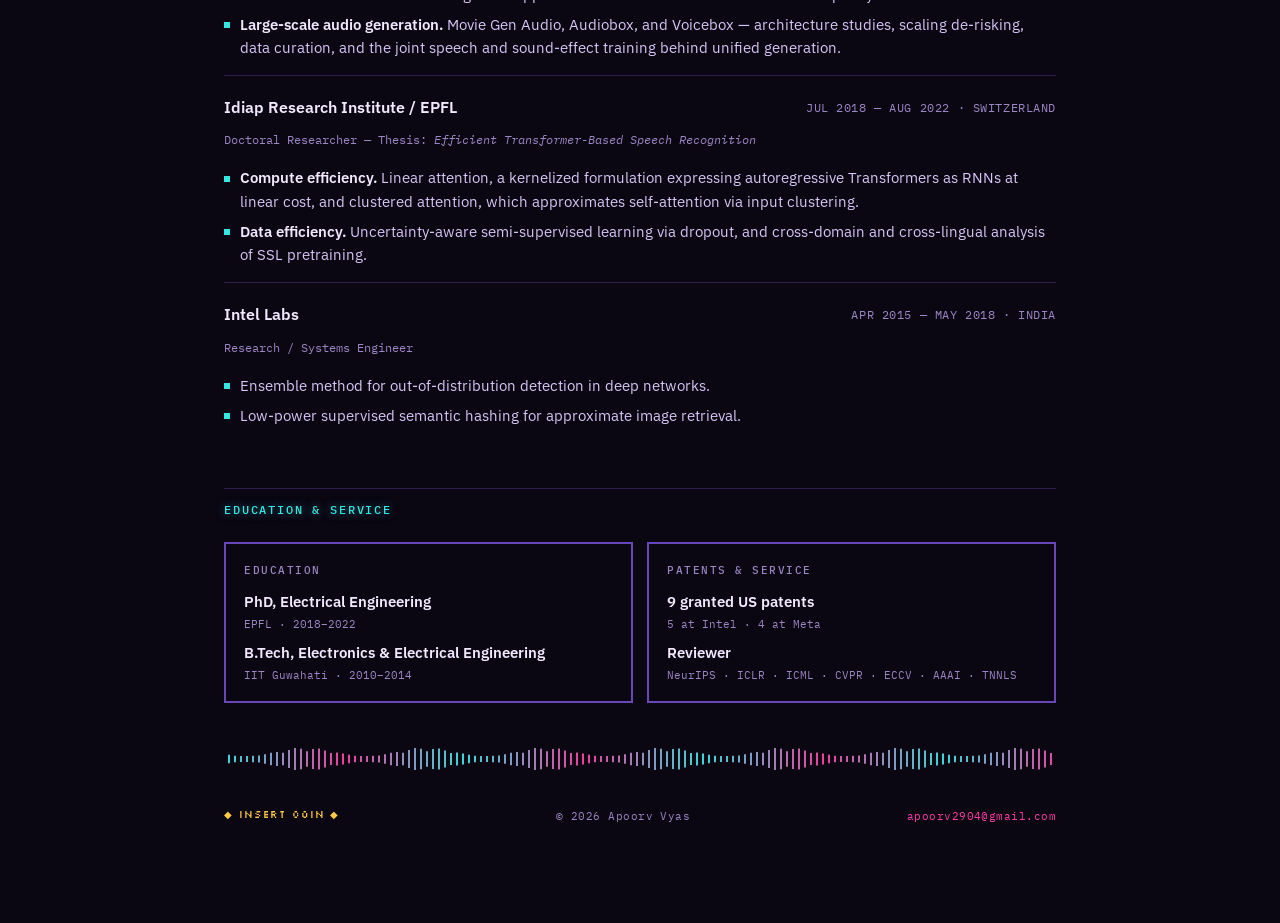
<file: preview-arcade.html>
<!DOCTYPE html>
<html lang="en">
<head>
<meta charset="utf-8">
<meta name="viewport" content="width=device-width, initial-scale=1">
<title>Apoorv Vyas — Arcade</title>

<meta name="author" content="Apoorv Vyas">
<meta name="description" content="Apoorv Vyas is a Staff Research Scientist at Meta FAIR working on multimodal representation learning, large-scale audio and video generation, and efficient Transformers.">

<link rel="canonical" href="https://apoorv2904.github.io/">
<meta property="og:type" content="profile">
<meta property="og:title" content="Apoorv Vyas">
<meta property="og:description" content="Staff Research Scientist at Meta FAIR. Multimodal representation learning, large-scale audio generation, efficient Transformers.">
<meta property="og:url" content="https://apoorv2904.github.io/">
<meta property="og:image" content="https://apoorv2904.github.io/images/social-card.jpg">
<meta name="twitter:card" content="summary_large_image">

<link rel="icon" type="image/svg+xml" href="favicon-pixel.svg">

<link rel="preconnect" href="https://fonts.googleapis.com">
<link rel="preconnect" href="https://fonts.gstatic.com" crossorigin>
<link href="https://fonts.googleapis.com/css2?family=Silkscreen:wght@400;700&family=IBM+Plex+Mono:wght@400;500&family=IBM+Plex+Sans:wght@400;500;600&display=swap" rel="stylesheet">
<link rel="stylesheet" href="style.css">
<link rel="stylesheet" href="style-arcade.css">

<script>
  // Applied before paint so the chosen theme does not flash.
  (function () {
    try {
      var t = localStorage.getItem("theme");
      if (t === "light" || t === "dark") {
        document.documentElement.setAttribute("data-theme", t);
      }
    } catch (e) {}
  })();
</script>

<style>
  .abbar{position:fixed;left:0;right:0;bottom:0;z-index:150;display:flex;align-items:stretch;
    font-family:ui-monospace,Menlo,monospace;font-size:11px;background:#14171C;color:#9AA1AE;
    border-top:1px solid #000}
  .abbar b{padding:9px 13px;font-weight:500;color:#6C7280;letter-spacing:.08em;
    text-transform:uppercase;white-space:nowrap;position:sticky;left:0;background:#14171C}
  .abbar a{padding:9px 13px;color:#C7CBD3;text-decoration:none;border-left:1px solid #23272F;white-space:nowrap}
  .abbar a:hover{background:#1D222A;color:#fff}
  .abbar a.on{background:#2C3BD1;color:#fff}
  body{padding-bottom:42px}
</style>
</head>

<body>
<a class="skip" href="#main">Skip to content</a>

<nav class="nav">
  <div class="wrap nav-inner">
    <a class="nav-name" href="#top">Apoorv<span class="nav-surname">&nbsp;Vyas</span></a>
    <div class="nav-links">
      <a href="#research">Research</a>
      <a href="#publications" class="nav-opt-sm">Publications</a>
      <a href="#experience" class="nav-opt">Experience</a>
      <a href="#news" class="nav-opt">News</a>
      <a href="data/Apoorv_Vyas_CV.pdf">CV</a>
    </div>
    <button class="theme-btn" id="theme-btn" type="button" aria-label="Switch between light and dark theme">
      <svg class="icon-light" viewBox="0 0 24 24" fill="none" stroke="currentColor" stroke-width="2" stroke-linecap="round" aria-hidden="true">
        <circle cx="12" cy="12" r="4"></circle>
        <path d="M12 2v2M12 20v2M4.9 4.9l1.4 1.4M17.7 17.7l1.4 1.4M2 12h2M20 12h2M4.9 19.1l1.4-1.4M17.7 6.3l1.4-1.4"></path>
      </svg>
      <svg class="icon-dark" viewBox="0 0 24 24" fill="none" stroke="currentColor" stroke-width="2" stroke-linecap="round" stroke-linejoin="round" aria-hidden="true">
        <path d="M21 12.8A9 9 0 1 1 11.2 3a7 7 0 0 0 9.8 9.8z"></path>
      </svg>
    </button>
  </div>
</nav>

<main id="main">
<div class="wrap" id="top">

  <!-- ============================================================ HERO -->
  <header class="hero">
    <div class="hero-top">
      <picture>
        <source srcset="images/apoorv-vyas.webp" type="image/webp">
        <img class="portrait" src="images/apoorv-vyas.png" width="180" height="180"
             alt="Apoorv Vyas">
      </picture>

      <div class="hero-id">
        <h1 class="hero-name">Apoorv Vyas</h1>

        <p class="hero-role">
          Staff Research Scientist &nbsp;·&nbsp;
          <a href="https://ai.meta.com/research/">Meta&nbsp;FAIR</a><br>
          Bay Area, California
        </p>

        <ul class="links">
          <li><a href="mailto:apoorv2904@gmail.com">Email</a></li>
          <li><a href="data/Apoorv_Vyas_CV.pdf">CV</a></li>
          <li><a href="https://scholar.google.com/citations?user=7EoDBR0AAAAJ&amp;hl=en">Google Scholar</a></li>
          <li><a href="https://github.com/apoorv2904">GitHub</a></li>
          <li><a href="https://www.linkedin.com/in/apoorv2904">LinkedIn</a></li>
          <!-- <li><a href="https://twitter.com/apoorv2904">Twitter / X</a></li> -->
        </ul>
      </div>
    </div>

    <div class="hero-bio">
      <p class="lede">
        I train large multimodal models that hear and see — audio, video, and speech at
        the scale where representation learning and generation start to meet.
      </p>

      <p>
        At Meta I proposed and led <strong>PE-AV</strong>, a family of audio–video–text
        aligned encoders, and worked on the audio side of
        <strong>Movie&nbsp;Gen</strong>, <strong>Audiobox</strong>,
        <strong>Voicebox</strong>, <strong>SAM&nbsp;Audio</strong>, and
        <strong>MMS</strong>. Before that I did my PhD at
        <a href="https://www.epfl.ch/en/">EPFL</a> and
        <a href="https://www.idiap.ch/en">Idiap</a> with
        <a href="https://people.idiap.ch/bourlard">Hervé Bourlard</a> and
        <a href="https://fleuret.org/francois/">François Fleuret</a>, where linear and
        clustered attention came out of trying to make speech recognition cheaper.
      </p>

      <!-- Uncomment when you want the job search to be public:
      <p class="lede" style="color:var(--signal)">
        I'm currently exploring new research roles — please get in touch.
      </p>
      -->

      <!-- Stamped at deploy time from the CV's git history. Stays hidden
           until then, so a plain local preview shows nothing odd. -->
      <p class="cv-stamp"><!--CV_UPDATED--></p>
    </div>
  </header>

  <div class="wave-rule" aria-hidden="true"></div>

  <!-- ======================================================== RESEARCH -->
  <section class="section" id="research">
    <div class="section-head"><h2>Research</h2></div>

    <div class="focus">
      <article class="focus-card">
        <h3>Multimodal representation learning</h3>
        <p>Joint embeddings across audio, video, and text, and the data engines
           that make contrastive training work at 100M-video scale.</p>
      </article>
      <article class="focus-card">
        <h3>Large-scale generative training</h3>
        <p>Speech and sound generation from text, video, or voice prompts —
           architecture studies, scaling de-risking, and data curation.</p>
      </article>
      <article class="focus-card">
        <h3>Efficient Transformers</h3>
        <p>Attention that stays affordable on long sequences: linear attention
           as an RNN, and clustered attention over queries.</p>
      </article>
    </div>
  </section>

  <!-- ============================================================ NEWS -->
  <section class="section" id="news">
    <div class="section-head"><h2>News</h2></div>

    <div class="news">
      <div class="news-item">
        <div class="news-date">2026</div>
        <p>PE-AV accepted to <strong>CVPR 2026</strong>; SAM Audio accepted to
           <strong>ICML 2026</strong>.</p>
      </div>
      <div class="news-item">
        <div class="news-date">Dec 2025</div>
        <p>Released <a href="https://arxiv.org/abs/2512.19687">PE-AV</a> — audio–video–text
           encoders, with
           <a href="https://github.com/facebookresearch/perception_models">code</a> and
           <a href="https://huggingface.co/collections/facebook/perception-encoder-audio-visual">open weights</a>.</p>
      </div>
      <div class="news-item">
        <div class="news-date">Dec 2025</div>
        <p>Our team launched <a href="https://ai.meta.com/samaudio/">SAM Audio</a>,
           extending Segment Anything to audio separation.</p>
      </div>
      <div class="news-item">
        <div class="news-date">Oct 2024</div>
        <p><a href="https://ai.meta.com/research/movie-gen/">Movie Gen</a> released,
           including the video-conditioned audio model.</p>
      </div>
    </div>
  </section>

  <!-- ==================================================== PUBLICATIONS -->
  <section class="section" id="publications">
    <div class="section-head">
      <h2>Selected publications</h2>
      <span class="section-note">Full list on
        <a href="https://scholar.google.com/citations?user=7EoDBR0AAAAJ&amp;hl=en">Google Scholar</a></span>
    </div>

    <div class="pubs">

      <!-- PE-AV -->
      <article class="pub">
        <a class="pub-media is-zoom" href="images/pe-av-results.jpg"
           aria-label="Open the PE-AV benchmark figure at full size">
          <img src="images/pe-av-results.jpg" width="1921" height="1080" loading="lazy"
               alt="Zero-shot benchmark results for PE-AV across sound and music, speech, and video tasks">
        </a>
        <div>
          <h3 class="pub-title">
            <a href="https://arxiv.org/abs/2512.19687">Pushing the Frontier of Audiovisual
            Perception with Large-Scale Multimodal Correspondence Learning</a>
          </h3>
          <p class="pub-authors">
            <span class="me">Apoorv Vyas</span>, Heng-Jui Chang, Cheng-Fu Yang,
            Po-Yao Huang, Luya Gao, Julius Richter, Sanyuan Chen, Matt Le,
            Piotr Dollár, Christoph Feichtenhofer, Ann Lee, Wei-Ning Hsu
          </p>
          <div class="pub-meta">
            <span class="chip chip-venue">CVPR 2026</span>
          </div>
          <div class="pub-links">
            <a href="https://arxiv.org/abs/2512.19687">paper</a>
            <a href="https://ai.meta.com/research/publications/pushing-the-frontier-of-audiovisual-perception-with-large-scale-multimodal-correspondence-learning/">blog</a>
            <a href="https://github.com/facebookresearch/perception_models">code</a>
            <a href="https://huggingface.co/collections/facebook/perception-encoder-audio-visual">models</a>
          </div>
        </div>
      </article>

      <!-- SAM Audio -->
      <article class="pub">
        <div class="pub-media" data-playable>
          <video muted loop playsinline preload="none" poster="images/poster-sam-audio.jpg"
                 aria-label="SAM Audio demo clip">
            <source src="media/sam-audio.mp4" type="video/mp4">
          </video>
          <button class="sound-btn" type="button" aria-label="Play this clip with sound">
            <svg class="i-off" viewBox="0 0 24 24" fill="none" stroke="currentColor" stroke-width="2" stroke-linecap="round" stroke-linejoin="round" aria-hidden="true"><path d="M11 5 6 9H2v6h4l5 4z"/><path d="m22 9-6 6M16 9l6 6"/></svg>
            <svg class="i-on" viewBox="0 0 24 24" fill="none" stroke="currentColor" stroke-width="2" stroke-linecap="round" stroke-linejoin="round" aria-hidden="true"><path d="M11 5 6 9H2v6h4l5 4z"/><path d="M15.5 8.5a5 5 0 0 1 0 7M18.5 5.5a9 9 0 0 1 0 13"/></svg>
          </button>
        </div>
        <div>
          <h3 class="pub-title">
            <a href="https://arxiv.org/abs/2512.18099">SAM Audio: Segment Anything in Audio</a>
          </h3>
          <p class="pub-authors">
            Bowen Shi, Andros Tjandra, John Hoffman, Helin Wang, Yi-Chiao Wu, Luya Gao,
            Julius Richter, Matt Le, <span class="me">Apoorv Vyas</span>, Sanyuan Chen,
            Christoph Feichtenhofer, Piotr Dollár, Wei-Ning Hsu, Ann Lee
          </p>
          <div class="pub-meta">
            <span class="chip chip-venue">ICML 2026</span>
          </div>
          <div class="pub-links">
            <a href="https://arxiv.org/abs/2512.18099">paper</a>
            <a href="https://ai.meta.com/samaudio/">blog</a>
            <a href="https://aidemos.meta.com/segment-anything/editor/segment-audio">demo</a>
            <a href="https://github.com/facebookresearch/sam-audio">code</a>
          </div>
        </div>
      </article>

      <!-- Movie Gen -->
      <article class="pub">
        <div class="pub-media" data-playable>
          <video muted loop playsinline preload="none" poster="images/poster-movie-gen.jpg"
                 aria-label="Movie Gen Audio demo clip">
            <source src="media/movie-gen.mp4" type="video/mp4">
          </video>
          <button class="sound-btn" type="button" aria-label="Play this clip with sound">
            <svg class="i-off" viewBox="0 0 24 24" fill="none" stroke="currentColor" stroke-width="2" stroke-linecap="round" stroke-linejoin="round" aria-hidden="true"><path d="M11 5 6 9H2v6h4l5 4z"/><path d="m22 9-6 6M16 9l6 6"/></svg>
            <svg class="i-on" viewBox="0 0 24 24" fill="none" stroke="currentColor" stroke-width="2" stroke-linecap="round" stroke-linejoin="round" aria-hidden="true"><path d="M11 5 6 9H2v6h4l5 4z"/><path d="M15.5 8.5a5 5 0 0 1 0 7M18.5 5.5a9 9 0 0 1 0 13"/></svg>
          </button>
        </div>
        <div>
          <h3 class="pub-title">
            <a href="https://arxiv.org/abs/2410.13720">Movie Gen: A Cast of Media Foundation Models</a>
          </h3>
          <p class="pub-authors">The Movie Gen Team</p>
          <div class="pub-meta">
            <span class="chip chip-venue">Tech report 2024</span>
          </div>
          <div class="pub-links">
            <a href="https://arxiv.org/abs/2410.13720">paper</a>
            <a href="https://ai.meta.com/research/movie-gen/">blog</a>
          </div>
        </div>
      </article>

      <!-- MMS -->
      <article class="pub">
        <div class="pub-media" data-playable>
          <video muted loop playsinline preload="none" poster="images/poster-mms.jpg"
                 aria-label="MMS text-to-speech demo across low-resource languages">
            <source src="media/mms.mp4" type="video/mp4">
          </video>
          <button class="sound-btn" type="button" aria-label="Play this clip with sound">
            <svg class="i-off" viewBox="0 0 24 24" fill="none" stroke="currentColor" stroke-width="2" stroke-linecap="round" stroke-linejoin="round" aria-hidden="true"><path d="M11 5 6 9H2v6h4l5 4z"/><path d="m22 9-6 6M16 9l6 6"/></svg>
            <svg class="i-on" viewBox="0 0 24 24" fill="none" stroke="currentColor" stroke-width="2" stroke-linecap="round" stroke-linejoin="round" aria-hidden="true"><path d="M11 5 6 9H2v6h4l5 4z"/><path d="M15.5 8.5a5 5 0 0 1 0 7M18.5 5.5a9 9 0 0 1 0 13"/></svg>
          </button>
        </div>
        <div>
          <h3 class="pub-title">
            <a href="https://arxiv.org/abs/2305.13516">Scaling Speech Technology to 1,000+ Languages</a>
          </h3>
          <p class="pub-authors">
            Vineel Pratap, Andros Tjandra, Bowen Shi, Paden Tomasello, Arun Babu,
            Sayani Kundu, Ali Elkahky, Zhaoheng Ni, <span class="me">Apoorv Vyas</span>,
            Maryam Fazel-Zarandi, Alexei Baevski, Yossi Adi, Xiaohui Zhang,
            Wei-Ning Hsu, Alexis Conneau, Michael Auli
          </p>
          <div class="pub-meta">
            <span class="chip chip-venue">JMLR 2024</span>
          </div>
          <div class="pub-links">
            <a href="https://arxiv.org/abs/2305.13516">paper</a>
            <a href="https://ai.meta.com/blog/multilingual-model-speech-recognition/">blog</a>
            <a href="https://github.com/facebookresearch/fairseq/blob/main/examples/mms/README.md">code</a>
          </div>
        </div>
      </article>

      <!-- Audiobox -->
      <article class="pub">
        <div class="pub-media" data-playable>
          <video muted loop playsinline preload="none" poster="images/poster-audiobox.jpg"
                 aria-label="Audiobox demo clip">
            <source src="media/audiobox.mp4" type="video/mp4">
          </video>
          <button class="sound-btn" type="button" aria-label="Play this clip with sound">
            <svg class="i-off" viewBox="0 0 24 24" fill="none" stroke="currentColor" stroke-width="2" stroke-linecap="round" stroke-linejoin="round" aria-hidden="true"><path d="M11 5 6 9H2v6h4l5 4z"/><path d="m22 9-6 6M16 9l6 6"/></svg>
            <svg class="i-on" viewBox="0 0 24 24" fill="none" stroke="currentColor" stroke-width="2" stroke-linecap="round" stroke-linejoin="round" aria-hidden="true"><path d="M11 5 6 9H2v6h4l5 4z"/><path d="M15.5 8.5a5 5 0 0 1 0 7M18.5 5.5a9 9 0 0 1 0 13"/></svg>
          </button>
        </div>
        <div>
          <h3 class="pub-title">
            <a href="https://arxiv.org/abs/2312.15821">Audiobox: Unified Audio Generation
            with Natural Language Prompts</a>
          </h3>
          <p class="pub-authors">
            <span class="me">Apoorv Vyas</span>, Bowen Shi, Matthew Le, Andros Tjandra,
            Yi-Chiao Wu, Baishan Guo, Jiemin Zhang, Xinyue Zhang, Robert Adkins,
            William Ngan, Jeff Wang, Ivan Cruz, et al.
          </p>
          <div class="pub-meta">
            <span class="chip chip-venue">Tech report 2023</span>
          </div>
          <div class="pub-links">
            <a href="https://arxiv.org/abs/2312.15821">paper</a>
            <a href="https://ai.meta.com/blog/audiobox-generating-audio-voice-natural-language-prompts/">blog</a>
            <a href="https://audiobox.metademolab.com/">demo</a>
          </div>
        </div>
      </article>

      <!-- Voicebox -->
      <article class="pub">
        <div class="pub-media" data-playable>
          <video muted loop playsinline preload="none" poster="images/poster-voicebox.jpg"
                 aria-label="Voicebox demo clip">
            <source src="media/voicebox.mp4" type="video/mp4">
          </video>
          <button class="sound-btn" type="button" aria-label="Play this clip with sound">
            <svg class="i-off" viewBox="0 0 24 24" fill="none" stroke="currentColor" stroke-width="2" stroke-linecap="round" stroke-linejoin="round" aria-hidden="true"><path d="M11 5 6 9H2v6h4l5 4z"/><path d="m22 9-6 6M16 9l6 6"/></svg>
            <svg class="i-on" viewBox="0 0 24 24" fill="none" stroke="currentColor" stroke-width="2" stroke-linecap="round" stroke-linejoin="round" aria-hidden="true"><path d="M11 5 6 9H2v6h4l5 4z"/><path d="M15.5 8.5a5 5 0 0 1 0 7M18.5 5.5a9 9 0 0 1 0 13"/></svg>
          </button>
        </div>
        <div>
          <h3 class="pub-title">
            <a href="https://arxiv.org/abs/2306.15687">Voicebox: Text-Guided Multilingual
            Universal Speech Generation at Scale</a>
          </h3>
          <p class="pub-authors">
            Matthew Le, <span class="me">Apoorv Vyas</span>, Bowen Shi, Brian Karrer,
            Leda Sari, Rashel Moritz, Mary Williamson, Vimal Manohar, Yossi Adi,
            Jay Mahadeokar, Wei-Ning Hsu
          </p>
          <div class="pub-meta">
            <span class="chip chip-venue">NeurIPS 2023</span>
          </div>
          <div class="pub-links">
            <a href="https://arxiv.org/abs/2306.15687">paper</a>
            <a href="https://voicebox.metademolab.com/">blog</a>
          </div>
        </div>
      </article>

      <!-- Clustered attention -->
      <article class="pub">
        <div class="pub-media">
          <img src="images/neurips_2020_fast.jpg" alt="" loading="lazy">
        </div>
        <div>
          <h3 class="pub-title">
            <a href="https://arxiv.org/abs/2007.04825">Fast Transformers with Clustered Attention</a>
          </h3>
          <p class="pub-authors">
            <span class="me">Apoorv Vyas</span>,
            <a href="https://angeloskath.github.io/">Angelos Katharopoulos</a>,
            <a href="https://fleuret.org/francois/">François Fleuret</a>
          </p>
          <div class="pub-meta">
            <span class="chip chip-venue">NeurIPS 2020</span>
          </div>
          <div class="pub-links">
            <a href="https://arxiv.org/abs/2007.04825">paper</a>
            <a href="https://clustered-transformers.github.io/blog">blog</a>
            <a href="https://colab.research.google.com/drive/1E8BYQf3Puxb643LOyIjT-0m3yXGO28ev?usp=sharing">colab</a>
            <a href="https://github.com/idiap/fast-transformers">code</a>
          </div>
        </div>
      </article>

      <!-- Linear attention -->
      <article class="pub">
        <div class="pub-media">
          <img src="images/icml_2020_transformers.jpg" alt="" loading="lazy">
        </div>
        <div>
          <h3 class="pub-title">
            <a href="https://arxiv.org/abs/2006.16236">Transformers are RNNs: Fast
            Autoregressive Transformers with Linear Attention</a>
          </h3>
          <p class="pub-authors">
            <a href="https://angeloskath.github.io/">Angelos Katharopoulos</a>,
            <span class="me">Apoorv Vyas</span>,
            <a href="https://nik0spapp.github.io/">Nikolaos Pappas</a>,
            <a href="https://fleuret.org/francois/">François Fleuret</a>
          </p>
          <div class="pub-meta">
            <span class="chip chip-venue">ICML 2020</span>
          </div>
          <div class="pub-links">
            <a href="https://arxiv.org/abs/2006.16236">paper</a>
            <a href="https://youtu.be/KBWh7XCUAi8">video</a>
            <a href="https://colab.research.google.com/drive/1BV4OaWRAHYGeimO0cqHD86GfnfgUaKD4?usp=sharing">colab</a>
            <a href="https://github.com/idiap/fast-transformers">code</a>
          </div>
        </div>
      </article>

      <!-- OOD -->
      <article class="pub">
        <div class="pub-media">
          <img src="images/eccv_2018_ood.jpg" alt="" loading="lazy">
        </div>
        <div>
          <h3 class="pub-title">
            <a href="https://arxiv.org/abs/1809.03576">Out-of-Distribution Detection Using
            an Ensemble of Self-Supervised Leave-out Classifiers</a>
          </h3>
          <p class="pub-authors">
            <span class="me">Apoorv Vyas</span>, Nataraj Jammalamadaka, Xia Zhu,
            Dipankar Das, Bharat Kaul, Theodore L. Willke
          </p>
          <div class="pub-meta">
            <span class="chip chip-venue">ECCV 2018</span>
          </div>
          <div class="pub-links">
            <a href="https://arxiv.org/abs/1809.03576">paper</a>
          </div>
        </div>
      </article>

    </div>

    <!-- ------------------------------------------------ earlier work -->
    <details class="earlier">
      <summary>Earlier work — speech recognition and sensing, 2014–2021</summary>
      <div class="earlier-body">

        <article class="pub-sm">
          <div class="pub-media"><img src="images/wav2vec2.jpg" alt="" loading="lazy"></div>
          <div>
            <h3 class="pub-title">
              <a href="https://arxiv.org/abs/2104.02558">Comparing CTC and LFMMI for
              Out-of-Domain Adaptation of wav2vec 2.0 Acoustic Models</a>
            </h3>
            <p class="pub-authors">
              <span class="me">Apoorv Vyas</span>, Srikanth Madikeri, Hervé Bourlard
            </p>
            <div class="pub-meta"><span class="chip chip-venue">Interspeech 2021</span></div>
            <div class="pub-links"><a href="https://arxiv.org/abs/2104.02558">paper</a></div>
          </div>
        </article>

        <article class="pub-sm">
          <div class="pub-media"><img src="images/arxiv_2020_lfmmi.jpg" alt="" loading="lazy"></div>
          <div>
            <h3 class="pub-title">
              <a href="https://arxiv.org/abs/2012.14252">Lattice-Free MMI Adaptation of
              Self-Supervised Pretrained Acoustic Models</a>
            </h3>
            <p class="pub-authors">
              <span class="me">Apoorv Vyas</span>, Srikanth Madikeri, Hervé Bourlard
            </p>
            <div class="pub-meta"><span class="chip chip-venue">ICASSP 2021</span></div>
            <div class="pub-links">
              <a href="https://arxiv.org/abs/2012.14252">paper</a>
              <a href="https://github.com/idiap/apam">code</a>
            </div>
          </div>
        </article>

        <article class="pub-sm">
          <div class="pub-media"><img src="images/interspeech_2019_unbiassed.jpg" alt="" loading="lazy"></div>
          <div>
            <h3 class="pub-title">
              <a href="https://www.isca-archive.org/interspeech_2019/tong19b_interspeech.html">Unbiased
              Semi-supervised LF-MMI Training Using Dropout</a>
            </h3>
            <p class="pub-authors">
              Sibo Tong, <span class="me">Apoorv Vyas</span>,
              <a href="https://pgarner.github.io/">Philip N. Garner</a>, Hervé Bourlard
            </p>
            <div class="pub-meta"><span class="chip chip-venue">Interspeech 2019</span></div>
            <div class="pub-links">
              <a href="https://www.isca-archive.org/interspeech_2019/tong19b_interspeech.html">paper</a>
            </div>
          </div>
        </article>

        <article class="pub-sm">
          <div class="pub-media"><img src="images/icassp_2019_analyzing.jpg" alt="" loading="lazy"></div>
          <div>
            <h3 class="pub-title">
              <a href="https://ieeexplore.ieee.org/document/8683086">Analyzing Uncertainties
              in Speech Recognition Using Dropout</a>
            </h3>
            <p class="pub-authors">
              <span class="me">Apoorv Vyas</span>, Pranay Dighe, Sibo Tong, Hervé Bourlard
            </p>
            <div class="pub-meta"><span class="chip chip-venue">ICASSP 2019</span></div>
            <div class="pub-links">
              <a href="https://ieeexplore.ieee.org/document/8683086">paper</a>
            </div>
          </div>
        </article>

        <article class="pub-sm">
          <div class="pub-media"><img src="images/wfiot_2016_cs.jpg" alt="" loading="lazy"></div>
          <div>
            <h3 class="pub-title">
              <a href="https://ieeexplore.ieee.org/document/7845493">Power Efficient
              Compressive Sensing for Continuous Monitoring of ECG and PPG in a
              Wearable System</a>
            </h3>
            <p class="pub-authors">
              Vijay Natarajan, <span class="me">Apoorv Vyas</span>
            </p>
            <div class="pub-meta"><span class="chip chip-venue">WF-IoT 2016</span></div>
            <div class="pub-links">
              <a href="https://ieeexplore.ieee.org/document/7845493">paper</a>
            </div>
          </div>
        </article>

        <article class="pub-sm">
          <div class="pub-media"><img src="images/icvgip_2014_commercial.jpg" alt="" loading="lazy"></div>
          <div>
            <h3 class="pub-title">Commercial Block Detection in Broadcast News Videos</h3>
            <p class="pub-authors">
              <span class="me">Apoorv Vyas</span>, Raghvendra Kannao, Vishal Bhargava,
              <a href="https://www.iitg.ac.in/eee/pguha.html">Prithwijit Guha</a>
            </p>
            <div class="pub-meta"><span class="chip chip-venue">ICVGIP 2014</span></div>
            <div class="pub-links">
              <a href="https://dl.acm.org/doi/10.1145/2683483.2683546">paper</a>
            </div>
          </div>
        </article>

        <p class="pub-blurb" style="margin:0">
          Also: <em>Pkwrap: a PyTorch Package for LF-MMI Training of Acoustic Models</em>
          (Madikeri, Tong, Zuluaga-Gomez, <strong>Vyas</strong>, Motlicek, Bourlard) —
          <a href="https://arxiv.org/abs/2010.03466">paper</a> ·
          <a href="https://github.com/idiap/pkwrap">code</a>.
        </p>

      </div>
    </details>
  </section>

  <!-- ====================================================== EXPERIENCE -->
  <section class="section" id="experience">
    <div class="section-head"><h2>Experience</h2></div>

    <div class="roles">

      <article class="role">
        <h3 class="role-org">Meta — FAIR (Fundamental AI Research)</h3>
        <div class="role-when">Nov 2022 — Present · Menlo Park, CA</div>
        <p class="role-titles">
          Staff Research Scientist (2026–) · Senior Research Scientist (2024–26) ·
          Research Scientist (2022–24)
        </p>
        <ul class="role-body">
          <li><strong>Multimodal representation learning.</strong> Proposed and led PE-AV,
            a family of audio–video–text aligned encoders trained with contrastive learning
            scaled on caption quality, data types, loss pairs, and model size. Ran the early
            ablations, scaled the data pipeline to 100M videos, and directed workstreams as
            the effort grew from 2 to 6 researchers.</li>
          <li><strong>Multimodal post-training.</strong> Integrated audio and speech
            recognition into a joint text–perception model; designed and ran the ablations
            behind the integration approach and drove the work to retain model quality.</li>
          <li><strong>Large-scale audio generation.</strong> Movie Gen Audio, Audiobox,
            and Voicebox — architecture studies, scaling de-risking, data curation, and
            the joint speech and sound-effect training behind unified generation.</li>
        </ul>
      </article>

      <article class="role">
        <h3 class="role-org">Idiap Research Institute / EPFL</h3>
        <div class="role-when">Jul 2018 — Aug 2022 · Switzerland</div>
        <p class="role-titles">
          Doctoral Researcher — Thesis: <em>Efficient Transformer-Based Speech Recognition</em>
        </p>
        <ul class="role-body">
          <li><strong>Compute efficiency.</strong> Linear attention, a kernelized formulation
            expressing autoregressive Transformers as RNNs at linear cost, and clustered
            attention, which approximates self-attention via input clustering.</li>
          <li><strong>Data efficiency.</strong> Uncertainty-aware semi-supervised learning
            via dropout, and cross-domain and cross-lingual analysis of SSL pretraining.</li>
        </ul>
      </article>

      <article class="role">
        <h3 class="role-org">Intel Labs</h3>
        <div class="role-when">Apr 2015 — May 2018 · India</div>
        <p class="role-titles">Research / Systems Engineer</p>
        <ul class="role-body">
          <li>Ensemble method for out-of-distribution detection in deep networks.</li>
          <li>Low-power supervised semantic hashing for approximate image retrieval.</li>
        </ul>
      </article>

    </div>
  </section>

  <!-- ======================================================= EDUCATION -->
  <section class="section" id="education">
    <div class="section-head"><h2>Education &amp; service</h2></div>

    <div class="two-col">
      <div class="panel">
        <h3>Education</h3>
        <p><strong>PhD, Electrical Engineering</strong>
          <span class="sub">EPFL · 2018–2022</span></p>
        <p><strong>B.Tech, Electronics &amp; Electrical Engineering</strong>
          <span class="sub">IIT Guwahati · 2010–2014</span></p>
      </div>
      <div class="panel">
        <h3>Patents &amp; service</h3>
        <p><strong>9 granted US patents</strong>
          <span class="sub">5 at Intel · 4 at Meta</span></p>
        <p><strong>Reviewer</strong>
          <span class="sub">NeurIPS · ICLR · ICML · CVPR · ECCV · AAAI · TNNLS</span></p>
      </div>
    </div>
  </section>

  <div class="wave-rule wave-rule--end" aria-hidden="true"></div>

  <footer class="footer">
    <span>© 2026 Apoorv Vyas</span>
    <span><a href="mailto:apoorv2904@gmail.com">apoorv2904@gmail.com</a></span>
  </footer>

</div>
</main>

<script>
  // Theme toggle -------------------------------------------------------
  (function () {
    var btn = document.getElementById("theme-btn");
    if (!btn) return;
    btn.addEventListener("click", function () {
      var root = document.documentElement;
      var current = root.getAttribute("data-theme");
      if (!current) {
        current = window.matchMedia("(prefers-color-scheme: dark)").matches ? "dark" : "light";
      }
      var next = current === "dark" ? "light" : "dark";
      root.setAttribute("data-theme", next);
      try { localStorage.setItem("theme", next); } catch (e) {}
    });
  })();

  // Publication clips ---------------------------------------------------
  // Hover previews the clip muted. The sound button is the point though:
  // these are audio papers, so a silent preview only tells half the story.
  (function () {
    var boxes = [].slice.call(document.querySelectorAll(".pub-media[data-playable]"));
    var calm = window.matchMedia("(prefers-reduced-motion: reduce)").matches;

    function silence(except) {
      boxes.forEach(function (b) {
        if (b === except) return;
        var v = b.querySelector("video");
        if (!v) return;
        v.pause();
        v.muted = true;
        b.classList.remove("is-playing", "has-sound");
      });
    }

    boxes.forEach(function (box) {
      var vid = box.querySelector("video");
      var btn = box.querySelector(".sound-btn");
      if (!vid) return;

      function start() {
        var p = vid.play();
        if (p && p.catch) p.catch(function () {});
        box.classList.add("is-playing");
      }

      function stop() {
        if (box.classList.contains("has-sound")) return;  // audible: let it run
        vid.pause();
        box.classList.remove("is-playing");
      }

      if (!calm) {
        box.addEventListener("mouseenter", start);
        box.addEventListener("mouseleave", stop);
        box.addEventListener("focusin", start);
        box.addEventListener("focusout", stop);
      }

      if (btn) {
        btn.addEventListener("click", function (e) {
          e.preventDefault();
          e.stopPropagation();
          var on = box.classList.toggle("has-sound");
          if (on) {
            silence(box);
            vid.muted = false;
            btn.setAttribute("aria-label", "Mute this clip");
            start();
          } else {
            vid.muted = true;
            btn.setAttribute("aria-label", "Play this clip with sound");
          }
        });
      }

      vid.addEventListener("ended", function () {
        box.classList.remove("is-playing");
      });
    });
  })();
</script>

<script type="application/ld+json">
{
  "@context": "https://schema.org",
  "@type": "Person",
  "name": "Apoorv Vyas",
  "url": "https://apoorv2904.github.io/",
  "image": "https://apoorv2904.github.io/images/apoorv-vyas.png",
  "jobTitle": "Staff Research Scientist",
  "worksFor": { "@type": "Organization", "name": "Meta" },
  "alumniOf": [
    { "@type": "CollegeOrUniversity", "name": "EPFL" },
    { "@type": "CollegeOrUniversity", "name": "Indian Institute of Technology Guwahati" }
  ],
  "knowsAbout": [
    "Multimodal representation learning",
    "Audio generation",
    "Speech recognition",
    "Efficient Transformers"
  ],
  "sameAs": [
    "https://scholar.google.com/citations?user=7EoDBR0AAAAJ&hl=en",
    "https://github.com/apoorv2904",
    "https://www.linkedin.com/in/apoorv2904"
  ]
}
</script>

<div class="abbar"><b>Style</b><a href="preview-zine.html">Zine</a><a href="preview-terminal.html">Terminal</a><a href="preview-signal.html">Signal</a><a href="preview-console.html">Console</a><a href="preview-phosphor.html">Phosphor</a><a href="preview-arcade.html" class="on">Arcade</a><a href="preview-pixel.html">Pixel</a><a href="preview-handheld.html">Handheld</a><a href="preview-editorial.html">Editorial</a></div>
</body>
</html>
</file>
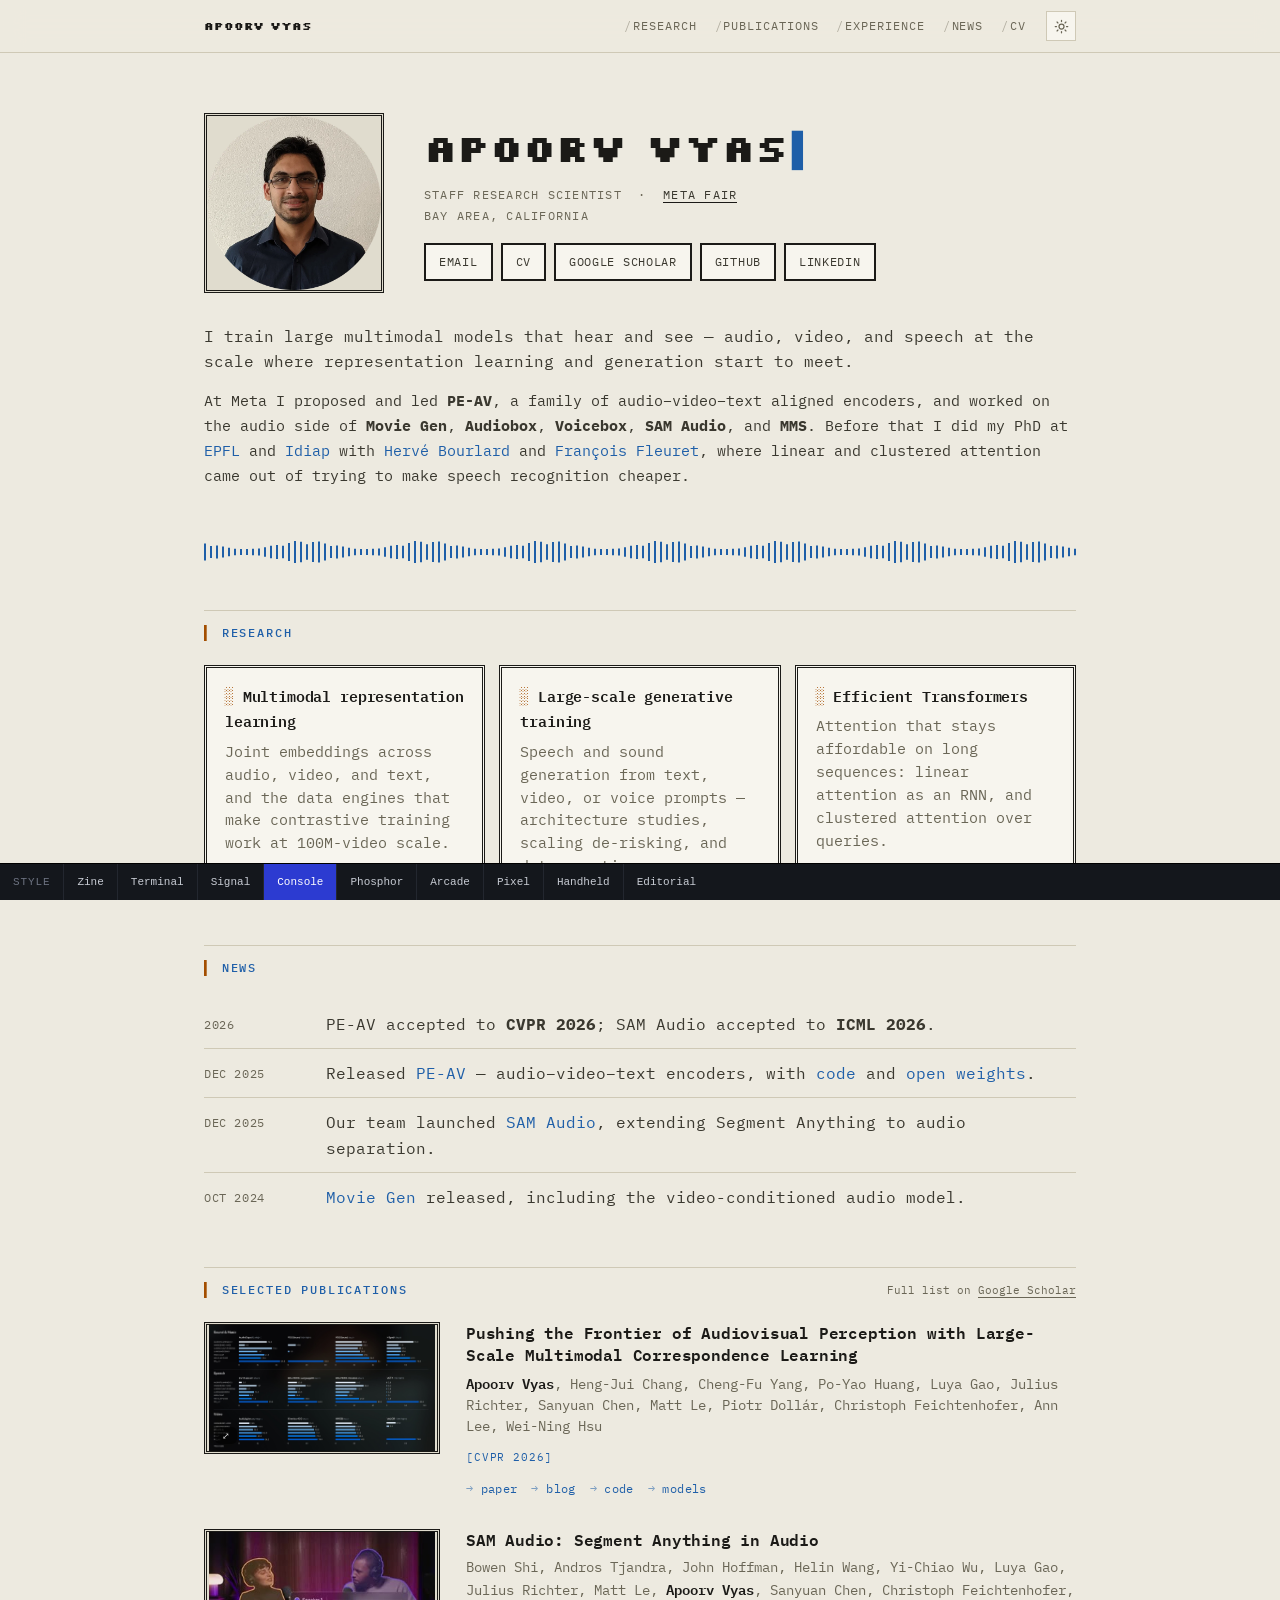
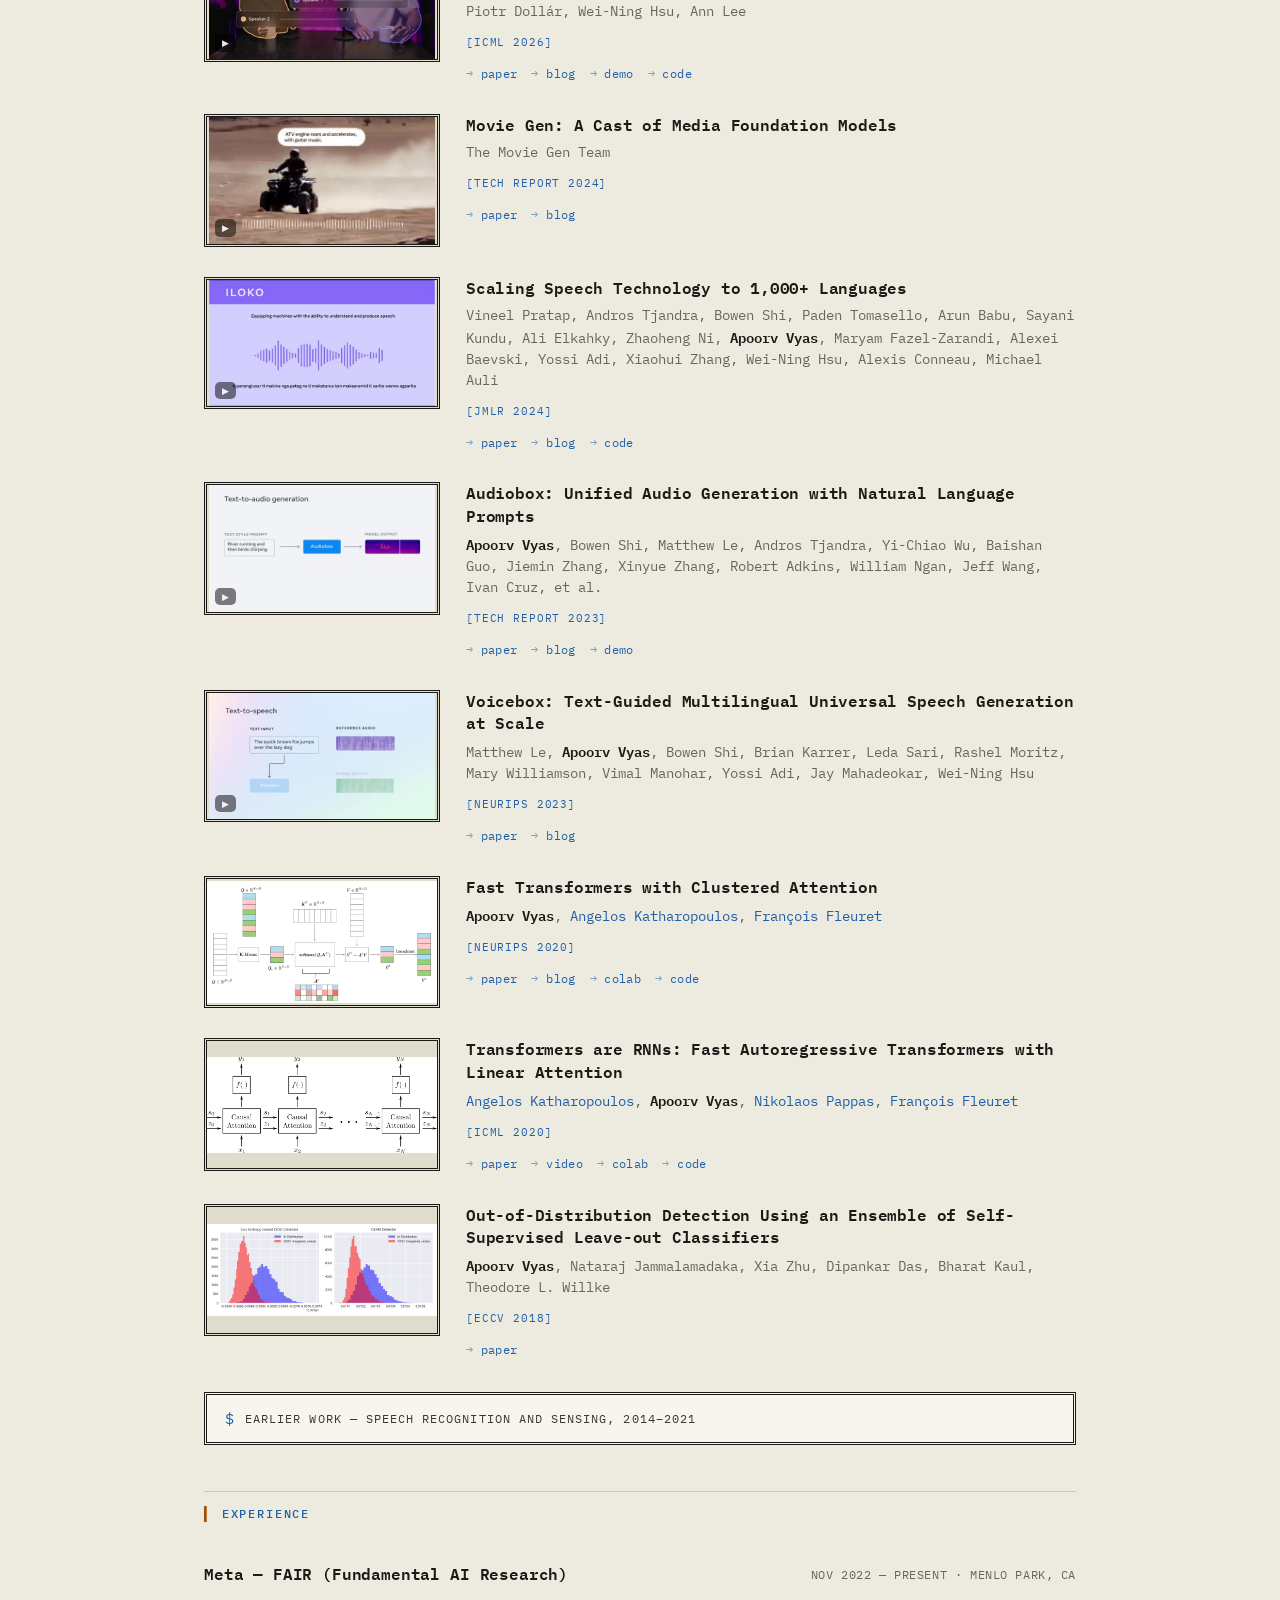
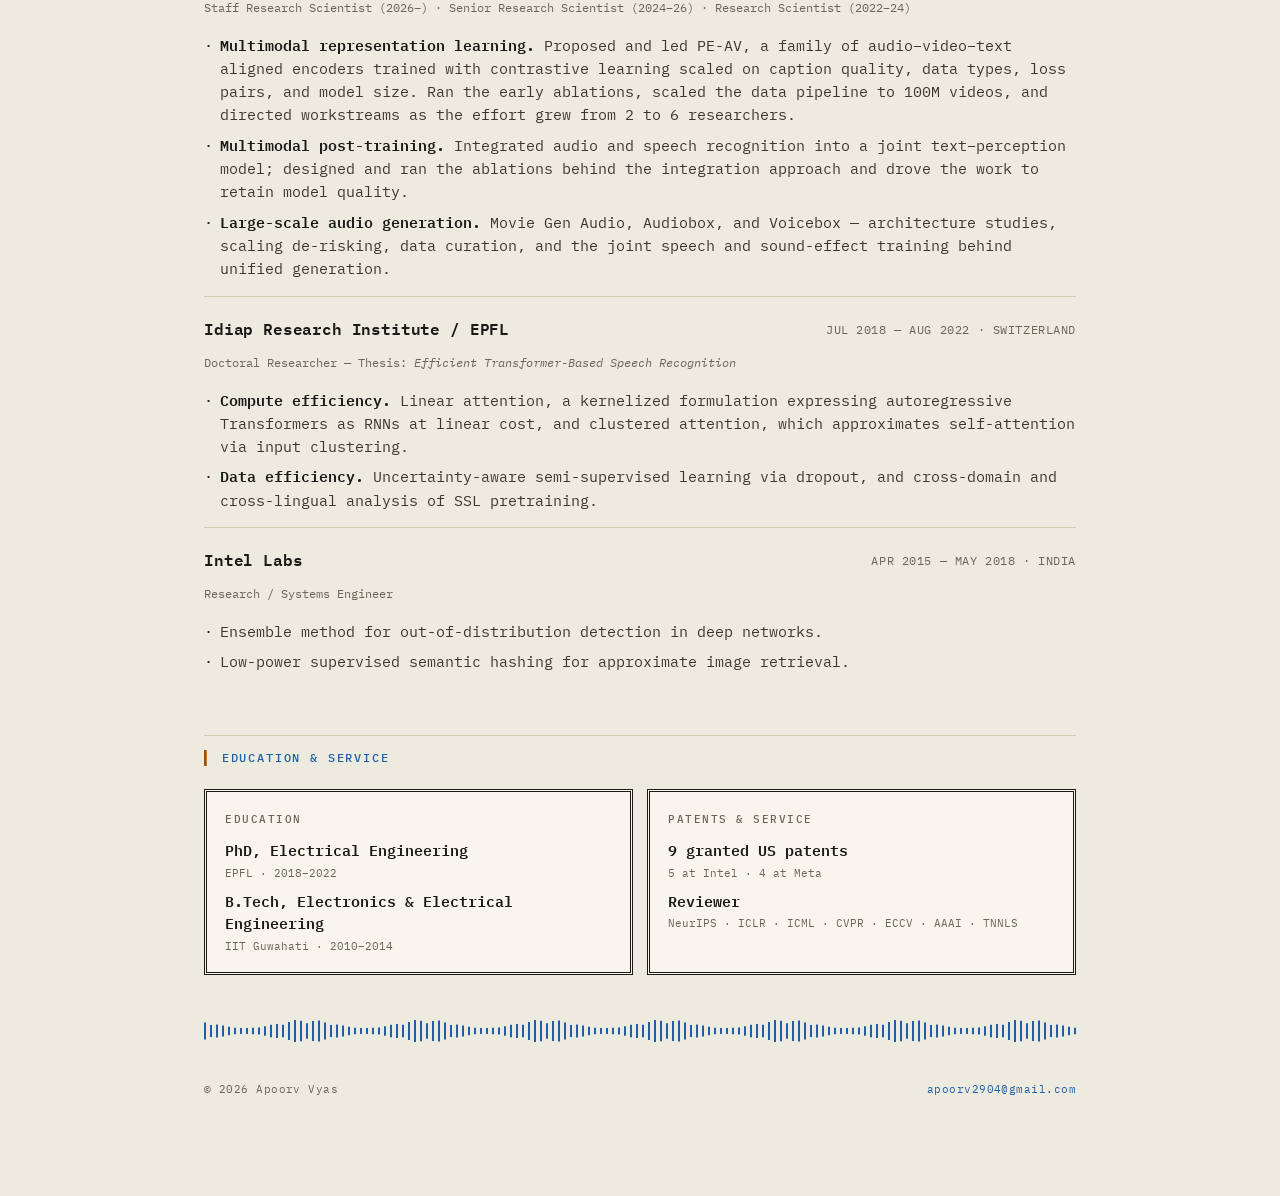
<file: preview-console.html>
<!DOCTYPE html>
<html lang="en">
<head>
<meta charset="utf-8">
<meta name="viewport" content="width=device-width, initial-scale=1">
<title>Apoorv Vyas — Console</title>

<meta name="author" content="Apoorv Vyas">
<meta name="description" content="Apoorv Vyas is a Staff Research Scientist at Meta FAIR working on multimodal representation learning, large-scale audio and video generation, and efficient Transformers.">

<link rel="canonical" href="https://apoorv2904.github.io/">
<meta property="og:type" content="profile">
<meta property="og:title" content="Apoorv Vyas">
<meta property="og:description" content="Staff Research Scientist at Meta FAIR. Multimodal representation learning, large-scale audio generation, efficient Transformers.">
<meta property="og:url" content="https://apoorv2904.github.io/">
<meta property="og:image" content="https://apoorv2904.github.io/images/social-card.jpg">
<meta name="twitter:card" content="summary_large_image">

<link rel="icon" type="image/svg+xml" href="favicon-pixel.svg">

<link rel="preconnect" href="https://fonts.googleapis.com">
<link rel="preconnect" href="https://fonts.gstatic.com" crossorigin>
<link href="https://fonts.googleapis.com/css2?family=Silkscreen:wght@400;700&family=IBM+Plex+Mono:ital,wght@0,400;0,500;0,600;1,400&display=swap" rel="stylesheet">
<link rel="stylesheet" href="style.css">
<link rel="stylesheet" href="style-terminal.css">
<link rel="stylesheet" href="style-console.css">

<script>
  // Applied before paint so the chosen theme does not flash.
  (function () {
    try {
      var t = localStorage.getItem("theme");
      if (t === "light" || t === "dark") {
        document.documentElement.setAttribute("data-theme", t);
      }
    } catch (e) {}
  })();
</script>

<style>
  .abbar{position:fixed;left:0;right:0;bottom:0;z-index:150;display:flex;align-items:stretch;
    font-family:ui-monospace,Menlo,monospace;font-size:11px;background:#14171C;color:#9AA1AE;
    border-top:1px solid #000}
  .abbar b{padding:9px 13px;font-weight:500;color:#6C7280;letter-spacing:.08em;
    text-transform:uppercase;white-space:nowrap;position:sticky;left:0;background:#14171C}
  .abbar a{padding:9px 13px;color:#C7CBD3;text-decoration:none;border-left:1px solid #23272F;white-space:nowrap}
  .abbar a:hover{background:#1D222A;color:#fff}
  .abbar a.on{background:#2C3BD1;color:#fff}
  body{padding-bottom:42px}
</style>
</head>

<body>
<a class="skip" href="#main">Skip to content</a>

<nav class="nav">
  <div class="wrap nav-inner">
    <a class="nav-name" href="#top">Apoorv<span class="nav-surname">&nbsp;Vyas</span></a>
    <div class="nav-links">
      <a href="#research">Research</a>
      <a href="#publications" class="nav-opt-sm">Publications</a>
      <a href="#experience" class="nav-opt">Experience</a>
      <a href="#news" class="nav-opt">News</a>
      <a href="data/Apoorv_Vyas_CV.pdf">CV</a>
    </div>
    <button class="theme-btn" id="theme-btn" type="button" aria-label="Switch between light and dark theme">
      <svg class="icon-light" viewBox="0 0 24 24" fill="none" stroke="currentColor" stroke-width="2" stroke-linecap="round" aria-hidden="true">
        <circle cx="12" cy="12" r="4"></circle>
        <path d="M12 2v2M12 20v2M4.9 4.9l1.4 1.4M17.7 17.7l1.4 1.4M2 12h2M20 12h2M4.9 19.1l1.4-1.4M17.7 6.3l1.4-1.4"></path>
      </svg>
      <svg class="icon-dark" viewBox="0 0 24 24" fill="none" stroke="currentColor" stroke-width="2" stroke-linecap="round" stroke-linejoin="round" aria-hidden="true">
        <path d="M21 12.8A9 9 0 1 1 11.2 3a7 7 0 0 0 9.8 9.8z"></path>
      </svg>
    </button>
  </div>
</nav>

<main id="main">
<div class="wrap" id="top">

  <!-- ============================================================ HERO -->
  <header class="hero">
    <div class="hero-top">
      <picture>
        <source srcset="images/apoorv-vyas.webp" type="image/webp">
        <img class="portrait" src="images/apoorv-vyas.png" width="180" height="180"
             alt="Apoorv Vyas">
      </picture>

      <div class="hero-id">
        <h1 class="hero-name">Apoorv Vyas</h1>

        <p class="hero-role">
          Staff Research Scientist &nbsp;·&nbsp;
          <a href="https://ai.meta.com/research/">Meta&nbsp;FAIR</a><br>
          Bay Area, California
        </p>

        <ul class="links">
          <li><a href="mailto:apoorv2904@gmail.com">Email</a></li>
          <li><a href="data/Apoorv_Vyas_CV.pdf">CV</a></li>
          <li><a href="https://scholar.google.com/citations?user=7EoDBR0AAAAJ&amp;hl=en">Google Scholar</a></li>
          <li><a href="https://github.com/apoorv2904">GitHub</a></li>
          <li><a href="https://www.linkedin.com/in/apoorv2904">LinkedIn</a></li>
          <!-- <li><a href="https://twitter.com/apoorv2904">Twitter / X</a></li> -->
        </ul>
      </div>
    </div>

    <div class="hero-bio">
      <p class="lede">
        I train large multimodal models that hear and see — audio, video, and speech at
        the scale where representation learning and generation start to meet.
      </p>

      <p>
        At Meta I proposed and led <strong>PE-AV</strong>, a family of audio–video–text
        aligned encoders, and worked on the audio side of
        <strong>Movie&nbsp;Gen</strong>, <strong>Audiobox</strong>,
        <strong>Voicebox</strong>, <strong>SAM&nbsp;Audio</strong>, and
        <strong>MMS</strong>. Before that I did my PhD at
        <a href="https://www.epfl.ch/en/">EPFL</a> and
        <a href="https://www.idiap.ch/en">Idiap</a> with
        <a href="https://people.idiap.ch/bourlard">Hervé Bourlard</a> and
        <a href="https://fleuret.org/francois/">François Fleuret</a>, where linear and
        clustered attention came out of trying to make speech recognition cheaper.
      </p>

      <!-- Uncomment when you want the job search to be public:
      <p class="lede" style="color:var(--signal)">
        I'm currently exploring new research roles — please get in touch.
      </p>
      -->

      <!-- Stamped at deploy time from the CV's git history. Stays hidden
           until then, so a plain local preview shows nothing odd. -->
      <p class="cv-stamp"><!--CV_UPDATED--></p>
    </div>
  </header>

  <div class="wave-rule" aria-hidden="true"></div>

  <!-- ======================================================== RESEARCH -->
  <section class="section" id="research">
    <div class="section-head"><h2>Research</h2></div>

    <div class="focus">
      <article class="focus-card">
        <h3>Multimodal representation learning</h3>
        <p>Joint embeddings across audio, video, and text, and the data engines
           that make contrastive training work at 100M-video scale.</p>
      </article>
      <article class="focus-card">
        <h3>Large-scale generative training</h3>
        <p>Speech and sound generation from text, video, or voice prompts —
           architecture studies, scaling de-risking, and data curation.</p>
      </article>
      <article class="focus-card">
        <h3>Efficient Transformers</h3>
        <p>Attention that stays affordable on long sequences: linear attention
           as an RNN, and clustered attention over queries.</p>
      </article>
    </div>
  </section>

  <!-- ============================================================ NEWS -->
  <section class="section" id="news">
    <div class="section-head"><h2>News</h2></div>

    <div class="news">
      <div class="news-item">
        <div class="news-date">2026</div>
        <p>PE-AV accepted to <strong>CVPR 2026</strong>; SAM Audio accepted to
           <strong>ICML 2026</strong>.</p>
      </div>
      <div class="news-item">
        <div class="news-date">Dec 2025</div>
        <p>Released <a href="https://arxiv.org/abs/2512.19687">PE-AV</a> — audio–video–text
           encoders, with
           <a href="https://github.com/facebookresearch/perception_models">code</a> and
           <a href="https://huggingface.co/collections/facebook/perception-encoder-audio-visual">open weights</a>.</p>
      </div>
      <div class="news-item">
        <div class="news-date">Dec 2025</div>
        <p>Our team launched <a href="https://ai.meta.com/samaudio/">SAM Audio</a>,
           extending Segment Anything to audio separation.</p>
      </div>
      <div class="news-item">
        <div class="news-date">Oct 2024</div>
        <p><a href="https://ai.meta.com/research/movie-gen/">Movie Gen</a> released,
           including the video-conditioned audio model.</p>
      </div>
    </div>
  </section>

  <!-- ==================================================== PUBLICATIONS -->
  <section class="section" id="publications">
    <div class="section-head">
      <h2>Selected publications</h2>
      <span class="section-note">Full list on
        <a href="https://scholar.google.com/citations?user=7EoDBR0AAAAJ&amp;hl=en">Google Scholar</a></span>
    </div>

    <div class="pubs">

      <!-- PE-AV -->
      <article class="pub">
        <a class="pub-media is-zoom" href="images/pe-av-results.jpg"
           aria-label="Open the PE-AV benchmark figure at full size">
          <img src="images/pe-av-results.jpg" width="1921" height="1080" loading="lazy"
               alt="Zero-shot benchmark results for PE-AV across sound and music, speech, and video tasks">
        </a>
        <div>
          <h3 class="pub-title">
            <a href="https://arxiv.org/abs/2512.19687">Pushing the Frontier of Audiovisual
            Perception with Large-Scale Multimodal Correspondence Learning</a>
          </h3>
          <p class="pub-authors">
            <span class="me">Apoorv Vyas</span>, Heng-Jui Chang, Cheng-Fu Yang,
            Po-Yao Huang, Luya Gao, Julius Richter, Sanyuan Chen, Matt Le,
            Piotr Dollár, Christoph Feichtenhofer, Ann Lee, Wei-Ning Hsu
          </p>
          <div class="pub-meta">
            <span class="chip chip-venue">CVPR 2026</span>
          </div>
          <div class="pub-links">
            <a href="https://arxiv.org/abs/2512.19687">paper</a>
            <a href="https://ai.meta.com/research/publications/pushing-the-frontier-of-audiovisual-perception-with-large-scale-multimodal-correspondence-learning/">blog</a>
            <a href="https://github.com/facebookresearch/perception_models">code</a>
            <a href="https://huggingface.co/collections/facebook/perception-encoder-audio-visual">models</a>
          </div>
        </div>
      </article>

      <!-- SAM Audio -->
      <article class="pub">
        <div class="pub-media" data-playable>
          <video muted loop playsinline preload="none" poster="images/poster-sam-audio.jpg"
                 aria-label="SAM Audio demo clip">
            <source src="media/sam-audio.mp4" type="video/mp4">
          </video>
          <button class="sound-btn" type="button" aria-label="Play this clip with sound">
            <svg class="i-off" viewBox="0 0 24 24" fill="none" stroke="currentColor" stroke-width="2" stroke-linecap="round" stroke-linejoin="round" aria-hidden="true"><path d="M11 5 6 9H2v6h4l5 4z"/><path d="m22 9-6 6M16 9l6 6"/></svg>
            <svg class="i-on" viewBox="0 0 24 24" fill="none" stroke="currentColor" stroke-width="2" stroke-linecap="round" stroke-linejoin="round" aria-hidden="true"><path d="M11 5 6 9H2v6h4l5 4z"/><path d="M15.5 8.5a5 5 0 0 1 0 7M18.5 5.5a9 9 0 0 1 0 13"/></svg>
          </button>
        </div>
        <div>
          <h3 class="pub-title">
            <a href="https://arxiv.org/abs/2512.18099">SAM Audio: Segment Anything in Audio</a>
          </h3>
          <p class="pub-authors">
            Bowen Shi, Andros Tjandra, John Hoffman, Helin Wang, Yi-Chiao Wu, Luya Gao,
            Julius Richter, Matt Le, <span class="me">Apoorv Vyas</span>, Sanyuan Chen,
            Christoph Feichtenhofer, Piotr Dollár, Wei-Ning Hsu, Ann Lee
          </p>
          <div class="pub-meta">
            <span class="chip chip-venue">ICML 2026</span>
          </div>
          <div class="pub-links">
            <a href="https://arxiv.org/abs/2512.18099">paper</a>
            <a href="https://ai.meta.com/samaudio/">blog</a>
            <a href="https://aidemos.meta.com/segment-anything/editor/segment-audio">demo</a>
            <a href="https://github.com/facebookresearch/sam-audio">code</a>
          </div>
        </div>
      </article>

      <!-- Movie Gen -->
      <article class="pub">
        <div class="pub-media" data-playable>
          <video muted loop playsinline preload="none" poster="images/poster-movie-gen.jpg"
                 aria-label="Movie Gen Audio demo clip">
            <source src="media/movie-gen.mp4" type="video/mp4">
          </video>
          <button class="sound-btn" type="button" aria-label="Play this clip with sound">
            <svg class="i-off" viewBox="0 0 24 24" fill="none" stroke="currentColor" stroke-width="2" stroke-linecap="round" stroke-linejoin="round" aria-hidden="true"><path d="M11 5 6 9H2v6h4l5 4z"/><path d="m22 9-6 6M16 9l6 6"/></svg>
            <svg class="i-on" viewBox="0 0 24 24" fill="none" stroke="currentColor" stroke-width="2" stroke-linecap="round" stroke-linejoin="round" aria-hidden="true"><path d="M11 5 6 9H2v6h4l5 4z"/><path d="M15.5 8.5a5 5 0 0 1 0 7M18.5 5.5a9 9 0 0 1 0 13"/></svg>
          </button>
        </div>
        <div>
          <h3 class="pub-title">
            <a href="https://arxiv.org/abs/2410.13720">Movie Gen: A Cast of Media Foundation Models</a>
          </h3>
          <p class="pub-authors">The Movie Gen Team</p>
          <div class="pub-meta">
            <span class="chip chip-venue">Tech report 2024</span>
          </div>
          <div class="pub-links">
            <a href="https://arxiv.org/abs/2410.13720">paper</a>
            <a href="https://ai.meta.com/research/movie-gen/">blog</a>
          </div>
        </div>
      </article>

      <!-- MMS -->
      <article class="pub">
        <div class="pub-media" data-playable>
          <video muted loop playsinline preload="none" poster="images/poster-mms.jpg"
                 aria-label="MMS text-to-speech demo across low-resource languages">
            <source src="media/mms.mp4" type="video/mp4">
          </video>
          <button class="sound-btn" type="button" aria-label="Play this clip with sound">
            <svg class="i-off" viewBox="0 0 24 24" fill="none" stroke="currentColor" stroke-width="2" stroke-linecap="round" stroke-linejoin="round" aria-hidden="true"><path d="M11 5 6 9H2v6h4l5 4z"/><path d="m22 9-6 6M16 9l6 6"/></svg>
            <svg class="i-on" viewBox="0 0 24 24" fill="none" stroke="currentColor" stroke-width="2" stroke-linecap="round" stroke-linejoin="round" aria-hidden="true"><path d="M11 5 6 9H2v6h4l5 4z"/><path d="M15.5 8.5a5 5 0 0 1 0 7M18.5 5.5a9 9 0 0 1 0 13"/></svg>
          </button>
        </div>
        <div>
          <h3 class="pub-title">
            <a href="https://arxiv.org/abs/2305.13516">Scaling Speech Technology to 1,000+ Languages</a>
          </h3>
          <p class="pub-authors">
            Vineel Pratap, Andros Tjandra, Bowen Shi, Paden Tomasello, Arun Babu,
            Sayani Kundu, Ali Elkahky, Zhaoheng Ni, <span class="me">Apoorv Vyas</span>,
            Maryam Fazel-Zarandi, Alexei Baevski, Yossi Adi, Xiaohui Zhang,
            Wei-Ning Hsu, Alexis Conneau, Michael Auli
          </p>
          <div class="pub-meta">
            <span class="chip chip-venue">JMLR 2024</span>
          </div>
          <div class="pub-links">
            <a href="https://arxiv.org/abs/2305.13516">paper</a>
            <a href="https://ai.meta.com/blog/multilingual-model-speech-recognition/">blog</a>
            <a href="https://github.com/facebookresearch/fairseq/blob/main/examples/mms/README.md">code</a>
          </div>
        </div>
      </article>

      <!-- Audiobox -->
      <article class="pub">
        <div class="pub-media" data-playable>
          <video muted loop playsinline preload="none" poster="images/poster-audiobox.jpg"
                 aria-label="Audiobox demo clip">
            <source src="media/audiobox.mp4" type="video/mp4">
          </video>
          <button class="sound-btn" type="button" aria-label="Play this clip with sound">
            <svg class="i-off" viewBox="0 0 24 24" fill="none" stroke="currentColor" stroke-width="2" stroke-linecap="round" stroke-linejoin="round" aria-hidden="true"><path d="M11 5 6 9H2v6h4l5 4z"/><path d="m22 9-6 6M16 9l6 6"/></svg>
            <svg class="i-on" viewBox="0 0 24 24" fill="none" stroke="currentColor" stroke-width="2" stroke-linecap="round" stroke-linejoin="round" aria-hidden="true"><path d="M11 5 6 9H2v6h4l5 4z"/><path d="M15.5 8.5a5 5 0 0 1 0 7M18.5 5.5a9 9 0 0 1 0 13"/></svg>
          </button>
        </div>
        <div>
          <h3 class="pub-title">
            <a href="https://arxiv.org/abs/2312.15821">Audiobox: Unified Audio Generation
            with Natural Language Prompts</a>
          </h3>
          <p class="pub-authors">
            <span class="me">Apoorv Vyas</span>, Bowen Shi, Matthew Le, Andros Tjandra,
            Yi-Chiao Wu, Baishan Guo, Jiemin Zhang, Xinyue Zhang, Robert Adkins,
            William Ngan, Jeff Wang, Ivan Cruz, et al.
          </p>
          <div class="pub-meta">
            <span class="chip chip-venue">Tech report 2023</span>
          </div>
          <div class="pub-links">
            <a href="https://arxiv.org/abs/2312.15821">paper</a>
            <a href="https://ai.meta.com/blog/audiobox-generating-audio-voice-natural-language-prompts/">blog</a>
            <a href="https://audiobox.metademolab.com/">demo</a>
          </div>
        </div>
      </article>

      <!-- Voicebox -->
      <article class="pub">
        <div class="pub-media" data-playable>
          <video muted loop playsinline preload="none" poster="images/poster-voicebox.jpg"
                 aria-label="Voicebox demo clip">
            <source src="media/voicebox.mp4" type="video/mp4">
          </video>
          <button class="sound-btn" type="button" aria-label="Play this clip with sound">
            <svg class="i-off" viewBox="0 0 24 24" fill="none" stroke="currentColor" stroke-width="2" stroke-linecap="round" stroke-linejoin="round" aria-hidden="true"><path d="M11 5 6 9H2v6h4l5 4z"/><path d="m22 9-6 6M16 9l6 6"/></svg>
            <svg class="i-on" viewBox="0 0 24 24" fill="none" stroke="currentColor" stroke-width="2" stroke-linecap="round" stroke-linejoin="round" aria-hidden="true"><path d="M11 5 6 9H2v6h4l5 4z"/><path d="M15.5 8.5a5 5 0 0 1 0 7M18.5 5.5a9 9 0 0 1 0 13"/></svg>
          </button>
        </div>
        <div>
          <h3 class="pub-title">
            <a href="https://arxiv.org/abs/2306.15687">Voicebox: Text-Guided Multilingual
            Universal Speech Generation at Scale</a>
          </h3>
          <p class="pub-authors">
            Matthew Le, <span class="me">Apoorv Vyas</span>, Bowen Shi, Brian Karrer,
            Leda Sari, Rashel Moritz, Mary Williamson, Vimal Manohar, Yossi Adi,
            Jay Mahadeokar, Wei-Ning Hsu
          </p>
          <div class="pub-meta">
            <span class="chip chip-venue">NeurIPS 2023</span>
          </div>
          <div class="pub-links">
            <a href="https://arxiv.org/abs/2306.15687">paper</a>
            <a href="https://voicebox.metademolab.com/">blog</a>
          </div>
        </div>
      </article>

      <!-- Clustered attention -->
      <article class="pub">
        <div class="pub-media">
          <img src="images/neurips_2020_fast.jpg" alt="" loading="lazy">
        </div>
        <div>
          <h3 class="pub-title">
            <a href="https://arxiv.org/abs/2007.04825">Fast Transformers with Clustered Attention</a>
          </h3>
          <p class="pub-authors">
            <span class="me">Apoorv Vyas</span>,
            <a href="https://angeloskath.github.io/">Angelos Katharopoulos</a>,
            <a href="https://fleuret.org/francois/">François Fleuret</a>
          </p>
          <div class="pub-meta">
            <span class="chip chip-venue">NeurIPS 2020</span>
          </div>
          <div class="pub-links">
            <a href="https://arxiv.org/abs/2007.04825">paper</a>
            <a href="https://clustered-transformers.github.io/blog">blog</a>
            <a href="https://colab.research.google.com/drive/1E8BYQf3Puxb643LOyIjT-0m3yXGO28ev?usp=sharing">colab</a>
            <a href="https://github.com/idiap/fast-transformers">code</a>
          </div>
        </div>
      </article>

      <!-- Linear attention -->
      <article class="pub">
        <div class="pub-media">
          <img src="images/icml_2020_transformers.jpg" alt="" loading="lazy">
        </div>
        <div>
          <h3 class="pub-title">
            <a href="https://arxiv.org/abs/2006.16236">Transformers are RNNs: Fast
            Autoregressive Transformers with Linear Attention</a>
          </h3>
          <p class="pub-authors">
            <a href="https://angeloskath.github.io/">Angelos Katharopoulos</a>,
            <span class="me">Apoorv Vyas</span>,
            <a href="https://nik0spapp.github.io/">Nikolaos Pappas</a>,
            <a href="https://fleuret.org/francois/">François Fleuret</a>
          </p>
          <div class="pub-meta">
            <span class="chip chip-venue">ICML 2020</span>
          </div>
          <div class="pub-links">
            <a href="https://arxiv.org/abs/2006.16236">paper</a>
            <a href="https://youtu.be/KBWh7XCUAi8">video</a>
            <a href="https://colab.research.google.com/drive/1BV4OaWRAHYGeimO0cqHD86GfnfgUaKD4?usp=sharing">colab</a>
            <a href="https://github.com/idiap/fast-transformers">code</a>
          </div>
        </div>
      </article>

      <!-- OOD -->
      <article class="pub">
        <div class="pub-media">
          <img src="images/eccv_2018_ood.jpg" alt="" loading="lazy">
        </div>
        <div>
          <h3 class="pub-title">
            <a href="https://arxiv.org/abs/1809.03576">Out-of-Distribution Detection Using
            an Ensemble of Self-Supervised Leave-out Classifiers</a>
          </h3>
          <p class="pub-authors">
            <span class="me">Apoorv Vyas</span>, Nataraj Jammalamadaka, Xia Zhu,
            Dipankar Das, Bharat Kaul, Theodore L. Willke
          </p>
          <div class="pub-meta">
            <span class="chip chip-venue">ECCV 2018</span>
          </div>
          <div class="pub-links">
            <a href="https://arxiv.org/abs/1809.03576">paper</a>
          </div>
        </div>
      </article>

    </div>

    <!-- ------------------------------------------------ earlier work -->
    <details class="earlier">
      <summary>Earlier work — speech recognition and sensing, 2014–2021</summary>
      <div class="earlier-body">

        <article class="pub-sm">
          <div class="pub-media"><img src="images/wav2vec2.jpg" alt="" loading="lazy"></div>
          <div>
            <h3 class="pub-title">
              <a href="https://arxiv.org/abs/2104.02558">Comparing CTC and LFMMI for
              Out-of-Domain Adaptation of wav2vec 2.0 Acoustic Models</a>
            </h3>
            <p class="pub-authors">
              <span class="me">Apoorv Vyas</span>, Srikanth Madikeri, Hervé Bourlard
            </p>
            <div class="pub-meta"><span class="chip chip-venue">Interspeech 2021</span></div>
            <div class="pub-links"><a href="https://arxiv.org/abs/2104.02558">paper</a></div>
          </div>
        </article>

        <article class="pub-sm">
          <div class="pub-media"><img src="images/arxiv_2020_lfmmi.jpg" alt="" loading="lazy"></div>
          <div>
            <h3 class="pub-title">
              <a href="https://arxiv.org/abs/2012.14252">Lattice-Free MMI Adaptation of
              Self-Supervised Pretrained Acoustic Models</a>
            </h3>
            <p class="pub-authors">
              <span class="me">Apoorv Vyas</span>, Srikanth Madikeri, Hervé Bourlard
            </p>
            <div class="pub-meta"><span class="chip chip-venue">ICASSP 2021</span></div>
            <div class="pub-links">
              <a href="https://arxiv.org/abs/2012.14252">paper</a>
              <a href="https://github.com/idiap/apam">code</a>
            </div>
          </div>
        </article>

        <article class="pub-sm">
          <div class="pub-media"><img src="images/interspeech_2019_unbiassed.jpg" alt="" loading="lazy"></div>
          <div>
            <h3 class="pub-title">
              <a href="https://www.isca-archive.org/interspeech_2019/tong19b_interspeech.html">Unbiased
              Semi-supervised LF-MMI Training Using Dropout</a>
            </h3>
            <p class="pub-authors">
              Sibo Tong, <span class="me">Apoorv Vyas</span>,
              <a href="https://pgarner.github.io/">Philip N. Garner</a>, Hervé Bourlard
            </p>
            <div class="pub-meta"><span class="chip chip-venue">Interspeech 2019</span></div>
            <div class="pub-links">
              <a href="https://www.isca-archive.org/interspeech_2019/tong19b_interspeech.html">paper</a>
            </div>
          </div>
        </article>

        <article class="pub-sm">
          <div class="pub-media"><img src="images/icassp_2019_analyzing.jpg" alt="" loading="lazy"></div>
          <div>
            <h3 class="pub-title">
              <a href="https://ieeexplore.ieee.org/document/8683086">Analyzing Uncertainties
              in Speech Recognition Using Dropout</a>
            </h3>
            <p class="pub-authors">
              <span class="me">Apoorv Vyas</span>, Pranay Dighe, Sibo Tong, Hervé Bourlard
            </p>
            <div class="pub-meta"><span class="chip chip-venue">ICASSP 2019</span></div>
            <div class="pub-links">
              <a href="https://ieeexplore.ieee.org/document/8683086">paper</a>
            </div>
          </div>
        </article>

        <article class="pub-sm">
          <div class="pub-media"><img src="images/wfiot_2016_cs.jpg" alt="" loading="lazy"></div>
          <div>
            <h3 class="pub-title">
              <a href="https://ieeexplore.ieee.org/document/7845493">Power Efficient
              Compressive Sensing for Continuous Monitoring of ECG and PPG in a
              Wearable System</a>
            </h3>
            <p class="pub-authors">
              Vijay Natarajan, <span class="me">Apoorv Vyas</span>
            </p>
            <div class="pub-meta"><span class="chip chip-venue">WF-IoT 2016</span></div>
            <div class="pub-links">
              <a href="https://ieeexplore.ieee.org/document/7845493">paper</a>
            </div>
          </div>
        </article>

        <article class="pub-sm">
          <div class="pub-media"><img src="images/icvgip_2014_commercial.jpg" alt="" loading="lazy"></div>
          <div>
            <h3 class="pub-title">Commercial Block Detection in Broadcast News Videos</h3>
            <p class="pub-authors">
              <span class="me">Apoorv Vyas</span>, Raghvendra Kannao, Vishal Bhargava,
              <a href="https://www.iitg.ac.in/eee/pguha.html">Prithwijit Guha</a>
            </p>
            <div class="pub-meta"><span class="chip chip-venue">ICVGIP 2014</span></div>
            <div class="pub-links">
              <a href="https://dl.acm.org/doi/10.1145/2683483.2683546">paper</a>
            </div>
          </div>
        </article>

        <p class="pub-blurb" style="margin:0">
          Also: <em>Pkwrap: a PyTorch Package for LF-MMI Training of Acoustic Models</em>
          (Madikeri, Tong, Zuluaga-Gomez, <strong>Vyas</strong>, Motlicek, Bourlard) —
          <a href="https://arxiv.org/abs/2010.03466">paper</a> ·
          <a href="https://github.com/idiap/pkwrap">code</a>.
        </p>

      </div>
    </details>
  </section>

  <!-- ====================================================== EXPERIENCE -->
  <section class="section" id="experience">
    <div class="section-head"><h2>Experience</h2></div>

    <div class="roles">

      <article class="role">
        <h3 class="role-org">Meta — FAIR (Fundamental AI Research)</h3>
        <div class="role-when">Nov 2022 — Present · Menlo Park, CA</div>
        <p class="role-titles">
          Staff Research Scientist (2026–) · Senior Research Scientist (2024–26) ·
          Research Scientist (2022–24)
        </p>
        <ul class="role-body">
          <li><strong>Multimodal representation learning.</strong> Proposed and led PE-AV,
            a family of audio–video–text aligned encoders trained with contrastive learning
            scaled on caption quality, data types, loss pairs, and model size. Ran the early
            ablations, scaled the data pipeline to 100M videos, and directed workstreams as
            the effort grew from 2 to 6 researchers.</li>
          <li><strong>Multimodal post-training.</strong> Integrated audio and speech
            recognition into a joint text–perception model; designed and ran the ablations
            behind the integration approach and drove the work to retain model quality.</li>
          <li><strong>Large-scale audio generation.</strong> Movie Gen Audio, Audiobox,
            and Voicebox — architecture studies, scaling de-risking, data curation, and
            the joint speech and sound-effect training behind unified generation.</li>
        </ul>
      </article>

      <article class="role">
        <h3 class="role-org">Idiap Research Institute / EPFL</h3>
        <div class="role-when">Jul 2018 — Aug 2022 · Switzerland</div>
        <p class="role-titles">
          Doctoral Researcher — Thesis: <em>Efficient Transformer-Based Speech Recognition</em>
        </p>
        <ul class="role-body">
          <li><strong>Compute efficiency.</strong> Linear attention, a kernelized formulation
            expressing autoregressive Transformers as RNNs at linear cost, and clustered
            attention, which approximates self-attention via input clustering.</li>
          <li><strong>Data efficiency.</strong> Uncertainty-aware semi-supervised learning
            via dropout, and cross-domain and cross-lingual analysis of SSL pretraining.</li>
        </ul>
      </article>

      <article class="role">
        <h3 class="role-org">Intel Labs</h3>
        <div class="role-when">Apr 2015 — May 2018 · India</div>
        <p class="role-titles">Research / Systems Engineer</p>
        <ul class="role-body">
          <li>Ensemble method for out-of-distribution detection in deep networks.</li>
          <li>Low-power supervised semantic hashing for approximate image retrieval.</li>
        </ul>
      </article>

    </div>
  </section>

  <!-- ======================================================= EDUCATION -->
  <section class="section" id="education">
    <div class="section-head"><h2>Education &amp; service</h2></div>

    <div class="two-col">
      <div class="panel">
        <h3>Education</h3>
        <p><strong>PhD, Electrical Engineering</strong>
          <span class="sub">EPFL · 2018–2022</span></p>
        <p><strong>B.Tech, Electronics &amp; Electrical Engineering</strong>
          <span class="sub">IIT Guwahati · 2010–2014</span></p>
      </div>
      <div class="panel">
        <h3>Patents &amp; service</h3>
        <p><strong>9 granted US patents</strong>
          <span class="sub">5 at Intel · 4 at Meta</span></p>
        <p><strong>Reviewer</strong>
          <span class="sub">NeurIPS · ICLR · ICML · CVPR · ECCV · AAAI · TNNLS</span></p>
      </div>
    </div>
  </section>

  <div class="wave-rule wave-rule--end" aria-hidden="true"></div>

  <footer class="footer">
    <span>© 2026 Apoorv Vyas</span>
    <span><a href="mailto:apoorv2904@gmail.com">apoorv2904@gmail.com</a></span>
  </footer>

</div>
</main>

<script>
  // Theme toggle -------------------------------------------------------
  (function () {
    var btn = document.getElementById("theme-btn");
    if (!btn) return;
    btn.addEventListener("click", function () {
      var root = document.documentElement;
      var current = root.getAttribute("data-theme");
      if (!current) {
        current = window.matchMedia("(prefers-color-scheme: dark)").matches ? "dark" : "light";
      }
      var next = current === "dark" ? "light" : "dark";
      root.setAttribute("data-theme", next);
      try { localStorage.setItem("theme", next); } catch (e) {}
    });
  })();

  // Publication clips ---------------------------------------------------
  // Hover previews the clip muted. The sound button is the point though:
  // these are audio papers, so a silent preview only tells half the story.
  (function () {
    var boxes = [].slice.call(document.querySelectorAll(".pub-media[data-playable]"));
    var calm = window.matchMedia("(prefers-reduced-motion: reduce)").matches;

    function silence(except) {
      boxes.forEach(function (b) {
        if (b === except) return;
        var v = b.querySelector("video");
        if (!v) return;
        v.pause();
        v.muted = true;
        b.classList.remove("is-playing", "has-sound");
      });
    }

    boxes.forEach(function (box) {
      var vid = box.querySelector("video");
      var btn = box.querySelector(".sound-btn");
      if (!vid) return;

      function start() {
        var p = vid.play();
        if (p && p.catch) p.catch(function () {});
        box.classList.add("is-playing");
      }

      function stop() {
        if (box.classList.contains("has-sound")) return;  // audible: let it run
        vid.pause();
        box.classList.remove("is-playing");
      }

      if (!calm) {
        box.addEventListener("mouseenter", start);
        box.addEventListener("mouseleave", stop);
        box.addEventListener("focusin", start);
        box.addEventListener("focusout", stop);
      }

      if (btn) {
        btn.addEventListener("click", function (e) {
          e.preventDefault();
          e.stopPropagation();
          var on = box.classList.toggle("has-sound");
          if (on) {
            silence(box);
            vid.muted = false;
            btn.setAttribute("aria-label", "Mute this clip");
            start();
          } else {
            vid.muted = true;
            btn.setAttribute("aria-label", "Play this clip with sound");
          }
        });
      }

      vid.addEventListener("ended", function () {
        box.classList.remove("is-playing");
      });
    });
  })();
</script>

<script type="application/ld+json">
{
  "@context": "https://schema.org",
  "@type": "Person",
  "name": "Apoorv Vyas",
  "url": "https://apoorv2904.github.io/",
  "image": "https://apoorv2904.github.io/images/apoorv-vyas.png",
  "jobTitle": "Staff Research Scientist",
  "worksFor": { "@type": "Organization", "name": "Meta" },
  "alumniOf": [
    { "@type": "CollegeOrUniversity", "name": "EPFL" },
    { "@type": "CollegeOrUniversity", "name": "Indian Institute of Technology Guwahati" }
  ],
  "knowsAbout": [
    "Multimodal representation learning",
    "Audio generation",
    "Speech recognition",
    "Efficient Transformers"
  ],
  "sameAs": [
    "https://scholar.google.com/citations?user=7EoDBR0AAAAJ&hl=en",
    "https://github.com/apoorv2904",
    "https://www.linkedin.com/in/apoorv2904"
  ]
}
</script>

<div class="abbar"><b>Style</b><a href="preview-zine.html">Zine</a><a href="preview-terminal.html">Terminal</a><a href="preview-signal.html">Signal</a><a href="preview-console.html" class="on">Console</a><a href="preview-phosphor.html">Phosphor</a><a href="preview-arcade.html">Arcade</a><a href="preview-pixel.html">Pixel</a><a href="preview-handheld.html">Handheld</a><a href="preview-editorial.html">Editorial</a></div>
</body>
</html>
</file>
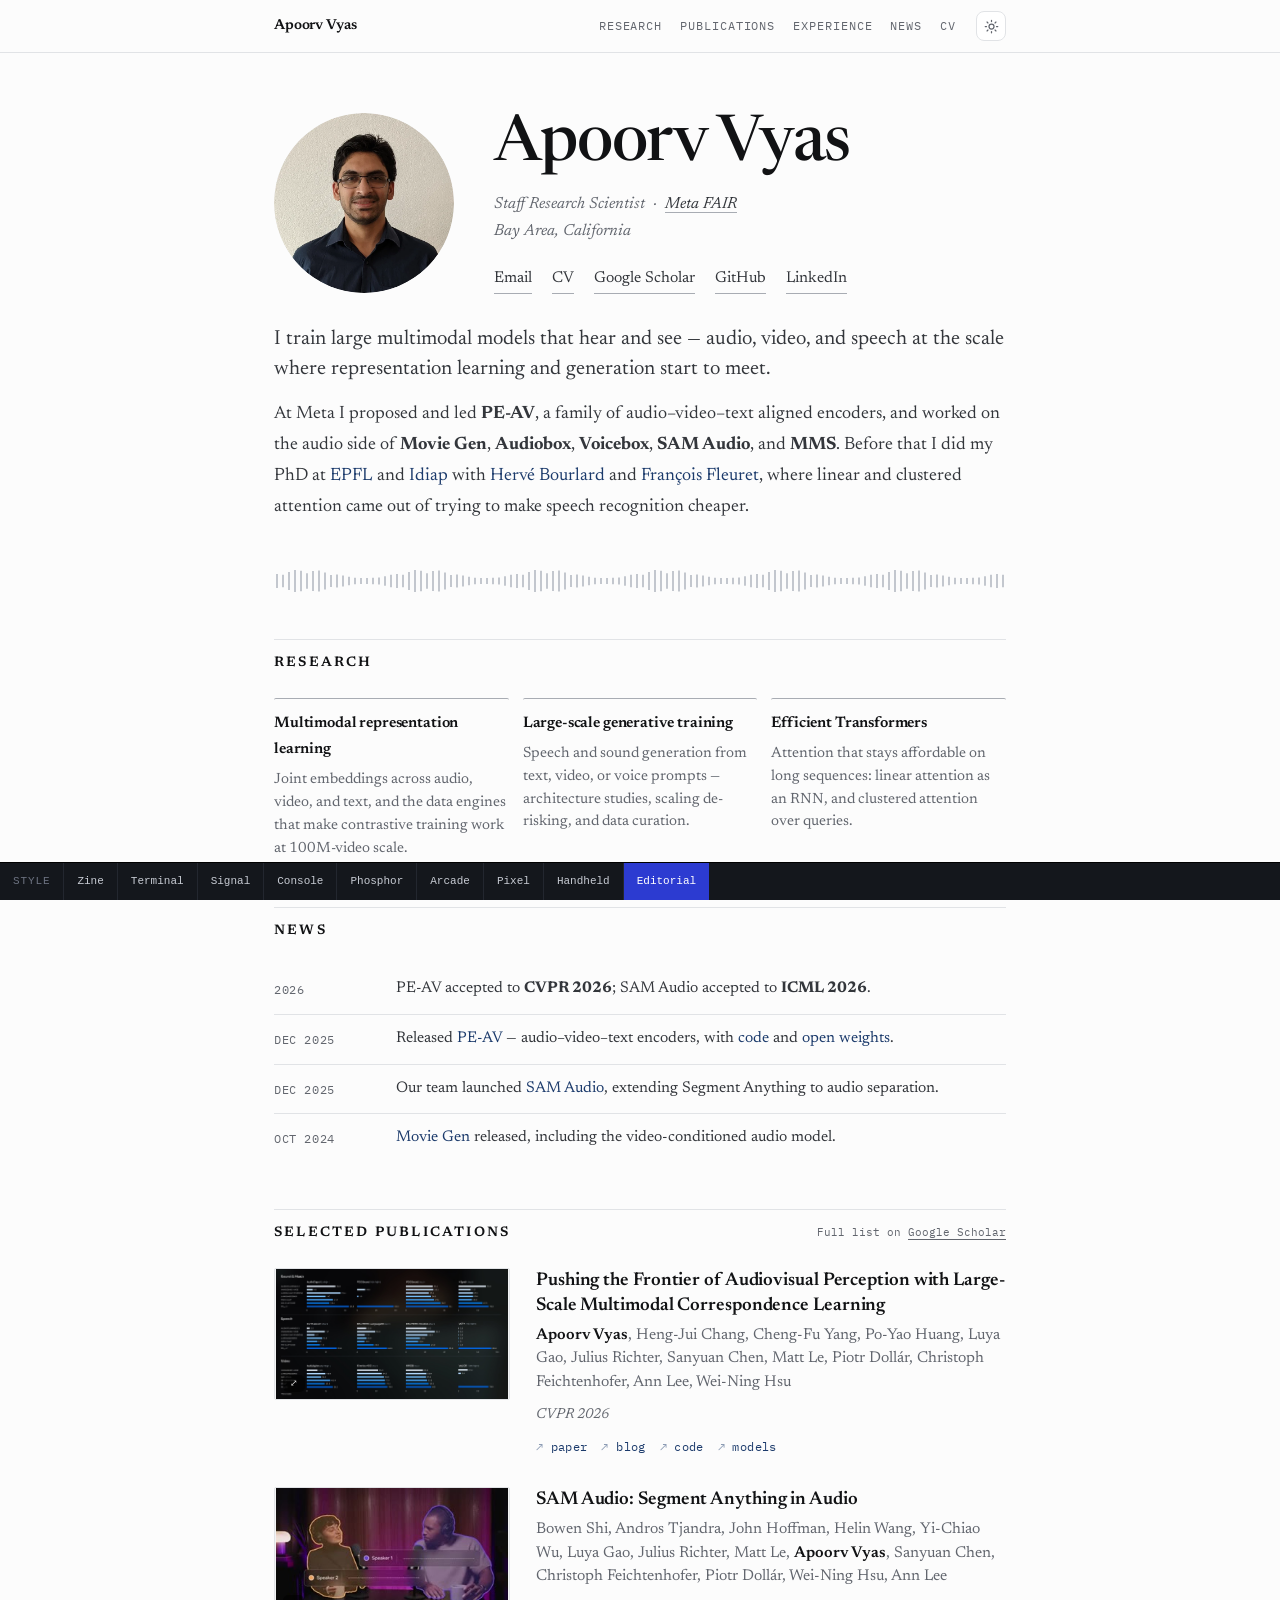
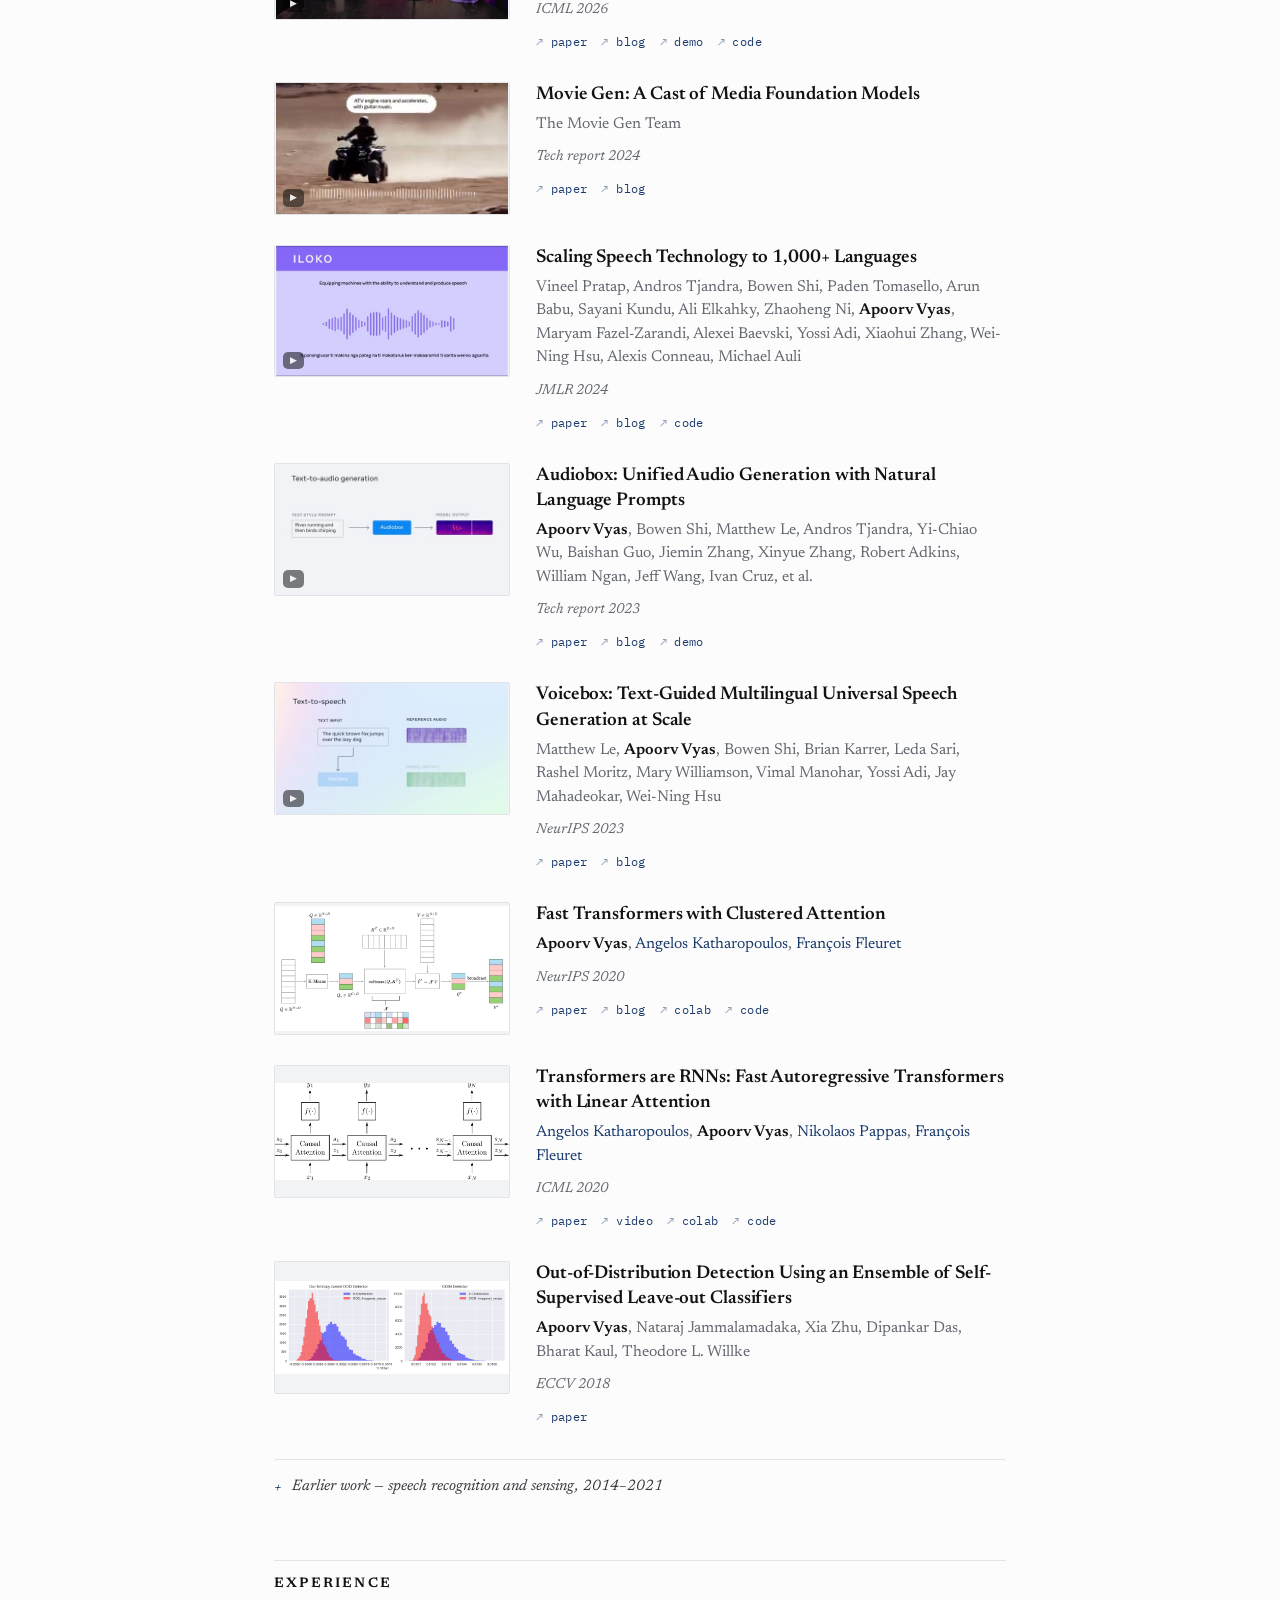
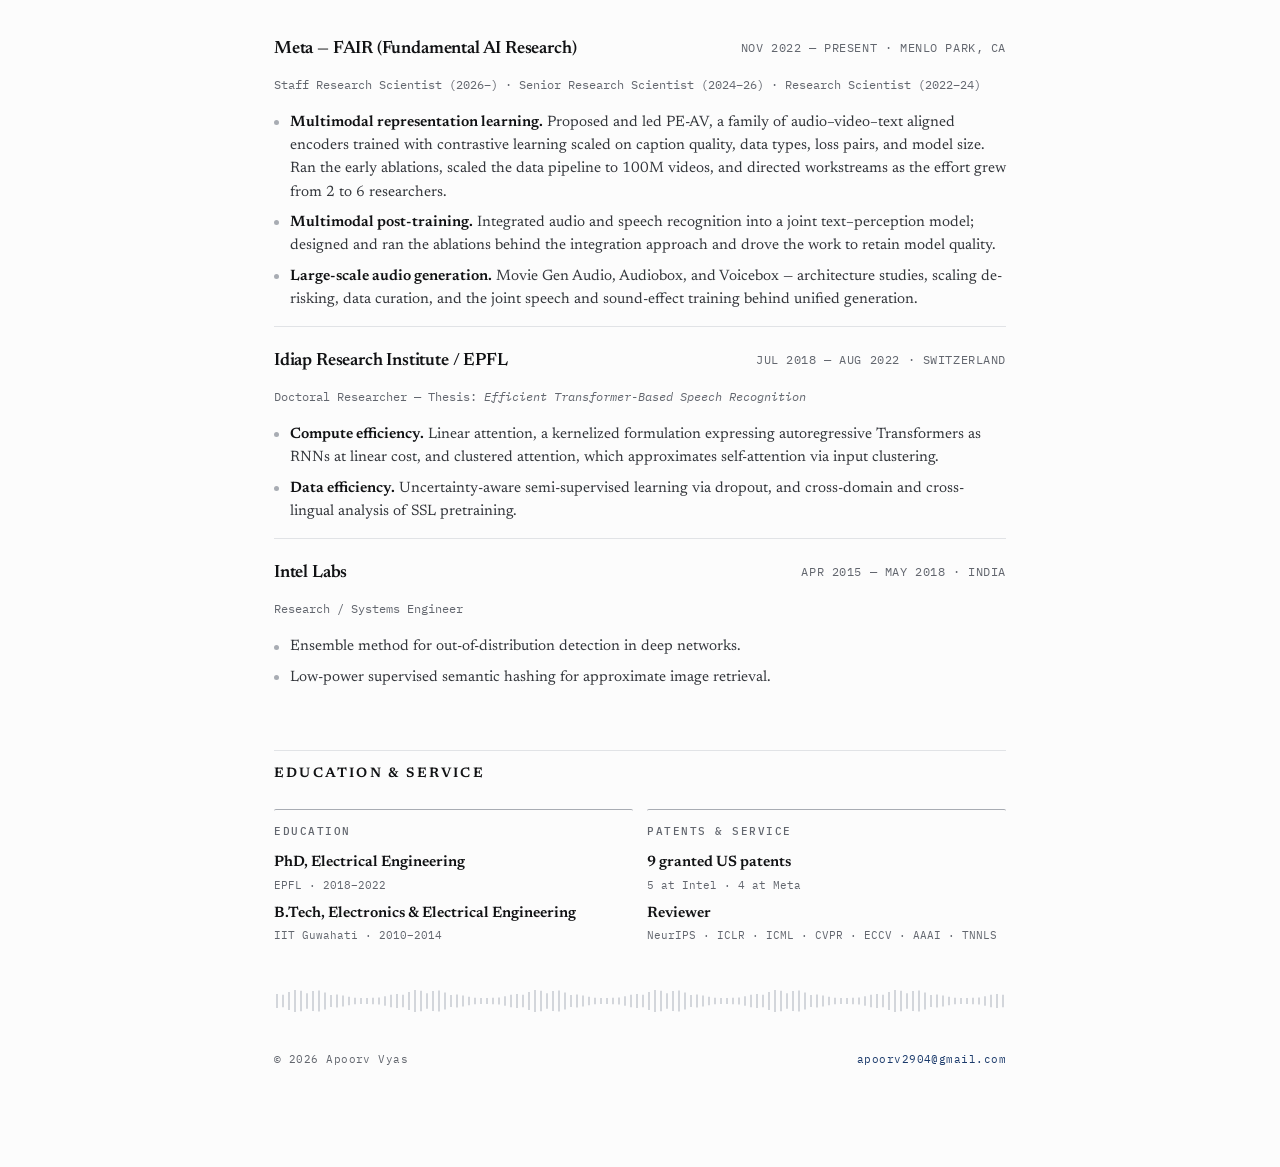
<file: preview-editorial.html>
<!DOCTYPE html>
<html lang="en">
<head>
<meta charset="utf-8">
<meta name="viewport" content="width=device-width, initial-scale=1">
<title>Apoorv Vyas — Editorial</title>

<meta name="author" content="Apoorv Vyas">
<meta name="description" content="Apoorv Vyas is a Staff Research Scientist at Meta FAIR working on multimodal representation learning, large-scale audio and video generation, and efficient Transformers.">

<link rel="canonical" href="https://apoorv2904.github.io/">
<meta property="og:type" content="profile">
<meta property="og:title" content="Apoorv Vyas">
<meta property="og:description" content="Staff Research Scientist at Meta FAIR. Multimodal representation learning, large-scale audio generation, efficient Transformers.">
<meta property="og:url" content="https://apoorv2904.github.io/">
<meta property="og:image" content="https://apoorv2904.github.io/images/social-card.jpg">
<meta name="twitter:card" content="summary_large_image">

<link rel="icon" type="image/svg+xml" href="favicon.svg">

<link rel="preconnect" href="https://fonts.googleapis.com">
<link rel="preconnect" href="https://fonts.gstatic.com" crossorigin>
<link href="https://fonts.googleapis.com/css2?family=Newsreader:ital,opsz,wght@0,6..72,400;0,6..72,500;0,6..72,600;1,6..72,400&family=IBM+Plex+Mono:wght@400;500&display=swap" rel="stylesheet">
<link rel="stylesheet" href="style.css">
<link rel="stylesheet" href="style-editorial.css">

<script>
  // Applied before paint so the chosen theme does not flash.
  (function () {
    try {
      var t = localStorage.getItem("theme");
      if (t === "light" || t === "dark") {
        document.documentElement.setAttribute("data-theme", t);
      }
    } catch (e) {}
  })();
</script>

<style>
  .abbar{position:fixed;left:0;right:0;bottom:0;z-index:150;display:flex;align-items:stretch;
    font-family:ui-monospace,Menlo,monospace;font-size:11px;background:#14171C;color:#9AA1AE;
    border-top:1px solid #000}
  .abbar b{padding:9px 13px;font-weight:500;color:#6C7280;letter-spacing:.08em;
    text-transform:uppercase;white-space:nowrap;position:sticky;left:0;background:#14171C}
  .abbar a{padding:9px 13px;color:#C7CBD3;text-decoration:none;border-left:1px solid #23272F;white-space:nowrap}
  .abbar a:hover{background:#1D222A;color:#fff}
  .abbar a.on{background:#2C3BD1;color:#fff}
  body{padding-bottom:42px}
</style>
</head>

<body>
<a class="skip" href="#main">Skip to content</a>

<nav class="nav">
  <div class="wrap nav-inner">
    <a class="nav-name" href="#top">Apoorv<span class="nav-surname">&nbsp;Vyas</span></a>
    <div class="nav-links">
      <a href="#research">Research</a>
      <a href="#publications" class="nav-opt-sm">Publications</a>
      <a href="#experience" class="nav-opt">Experience</a>
      <a href="#news" class="nav-opt">News</a>
      <a href="data/Apoorv_Vyas_CV.pdf">CV</a>
    </div>
    <button class="theme-btn" id="theme-btn" type="button" aria-label="Switch between light and dark theme">
      <svg class="icon-light" viewBox="0 0 24 24" fill="none" stroke="currentColor" stroke-width="2" stroke-linecap="round" aria-hidden="true">
        <circle cx="12" cy="12" r="4"></circle>
        <path d="M12 2v2M12 20v2M4.9 4.9l1.4 1.4M17.7 17.7l1.4 1.4M2 12h2M20 12h2M4.9 19.1l1.4-1.4M17.7 6.3l1.4-1.4"></path>
      </svg>
      <svg class="icon-dark" viewBox="0 0 24 24" fill="none" stroke="currentColor" stroke-width="2" stroke-linecap="round" stroke-linejoin="round" aria-hidden="true">
        <path d="M21 12.8A9 9 0 1 1 11.2 3a7 7 0 0 0 9.8 9.8z"></path>
      </svg>
    </button>
  </div>
</nav>

<main id="main">
<div class="wrap" id="top">

  <!-- ============================================================ HERO -->
  <header class="hero">
    <div class="hero-top">
      <picture>
        <source srcset="images/apoorv-vyas.webp" type="image/webp">
        <img class="portrait" src="images/apoorv-vyas.png" width="180" height="180"
             alt="Apoorv Vyas">
      </picture>

      <div class="hero-id">
        <h1 class="hero-name">Apoorv Vyas</h1>

        <p class="hero-role">
          Staff Research Scientist &nbsp;·&nbsp;
          <a href="https://ai.meta.com/research/">Meta&nbsp;FAIR</a><br>
          Bay Area, California
        </p>

        <ul class="links">
          <li><a href="mailto:apoorv2904@gmail.com">Email</a></li>
          <li><a href="data/Apoorv_Vyas_CV.pdf">CV</a></li>
          <li><a href="https://scholar.google.com/citations?user=7EoDBR0AAAAJ&amp;hl=en">Google Scholar</a></li>
          <li><a href="https://github.com/apoorv2904">GitHub</a></li>
          <li><a href="https://www.linkedin.com/in/apoorv2904">LinkedIn</a></li>
          <!-- <li><a href="https://twitter.com/apoorv2904">Twitter / X</a></li> -->
        </ul>
      </div>
    </div>

    <div class="hero-bio">
      <p class="lede">
        I train large multimodal models that hear and see — audio, video, and speech at
        the scale where representation learning and generation start to meet.
      </p>

      <p>
        At Meta I proposed and led <strong>PE-AV</strong>, a family of audio–video–text
        aligned encoders, and worked on the audio side of
        <strong>Movie&nbsp;Gen</strong>, <strong>Audiobox</strong>,
        <strong>Voicebox</strong>, <strong>SAM&nbsp;Audio</strong>, and
        <strong>MMS</strong>. Before that I did my PhD at
        <a href="https://www.epfl.ch/en/">EPFL</a> and
        <a href="https://www.idiap.ch/en">Idiap</a> with
        <a href="https://people.idiap.ch/bourlard">Hervé Bourlard</a> and
        <a href="https://fleuret.org/francois/">François Fleuret</a>, where linear and
        clustered attention came out of trying to make speech recognition cheaper.
      </p>

      <!-- Uncomment when you want the job search to be public:
      <p class="lede" style="color:var(--signal)">
        I'm currently exploring new research roles — please get in touch.
      </p>
      -->

      <!-- Stamped at deploy time from the CV's git history. Stays hidden
           until then, so a plain local preview shows nothing odd. -->
      <p class="cv-stamp"><!--CV_UPDATED--></p>
    </div>
  </header>

  <div class="wave-rule" aria-hidden="true"></div>

  <!-- ======================================================== RESEARCH -->
  <section class="section" id="research">
    <div class="section-head"><h2>Research</h2></div>

    <div class="focus">
      <article class="focus-card">
        <h3>Multimodal representation learning</h3>
        <p>Joint embeddings across audio, video, and text, and the data engines
           that make contrastive training work at 100M-video scale.</p>
      </article>
      <article class="focus-card">
        <h3>Large-scale generative training</h3>
        <p>Speech and sound generation from text, video, or voice prompts —
           architecture studies, scaling de-risking, and data curation.</p>
      </article>
      <article class="focus-card">
        <h3>Efficient Transformers</h3>
        <p>Attention that stays affordable on long sequences: linear attention
           as an RNN, and clustered attention over queries.</p>
      </article>
    </div>
  </section>

  <!-- ============================================================ NEWS -->
  <section class="section" id="news">
    <div class="section-head"><h2>News</h2></div>

    <div class="news">
      <div class="news-item">
        <div class="news-date">2026</div>
        <p>PE-AV accepted to <strong>CVPR 2026</strong>; SAM Audio accepted to
           <strong>ICML 2026</strong>.</p>
      </div>
      <div class="news-item">
        <div class="news-date">Dec 2025</div>
        <p>Released <a href="https://arxiv.org/abs/2512.19687">PE-AV</a> — audio–video–text
           encoders, with
           <a href="https://github.com/facebookresearch/perception_models">code</a> and
           <a href="https://huggingface.co/collections/facebook/perception-encoder-audio-visual">open weights</a>.</p>
      </div>
      <div class="news-item">
        <div class="news-date">Dec 2025</div>
        <p>Our team launched <a href="https://ai.meta.com/samaudio/">SAM Audio</a>,
           extending Segment Anything to audio separation.</p>
      </div>
      <div class="news-item">
        <div class="news-date">Oct 2024</div>
        <p><a href="https://ai.meta.com/research/movie-gen/">Movie Gen</a> released,
           including the video-conditioned audio model.</p>
      </div>
    </div>
  </section>

  <!-- ==================================================== PUBLICATIONS -->
  <section class="section" id="publications">
    <div class="section-head">
      <h2>Selected publications</h2>
      <span class="section-note">Full list on
        <a href="https://scholar.google.com/citations?user=7EoDBR0AAAAJ&amp;hl=en">Google Scholar</a></span>
    </div>

    <div class="pubs">

      <!-- PE-AV -->
      <article class="pub">
        <a class="pub-media is-zoom" href="images/pe-av-results.jpg"
           aria-label="Open the PE-AV benchmark figure at full size">
          <img src="images/pe-av-results.jpg" width="1921" height="1080" loading="lazy"
               alt="Zero-shot benchmark results for PE-AV across sound and music, speech, and video tasks">
        </a>
        <div>
          <h3 class="pub-title">
            <a href="https://arxiv.org/abs/2512.19687">Pushing the Frontier of Audiovisual
            Perception with Large-Scale Multimodal Correspondence Learning</a>
          </h3>
          <p class="pub-authors">
            <span class="me">Apoorv Vyas</span>, Heng-Jui Chang, Cheng-Fu Yang,
            Po-Yao Huang, Luya Gao, Julius Richter, Sanyuan Chen, Matt Le,
            Piotr Dollár, Christoph Feichtenhofer, Ann Lee, Wei-Ning Hsu
          </p>
          <div class="pub-meta">
            <span class="chip chip-venue">CVPR 2026</span>
          </div>
          <div class="pub-links">
            <a href="https://arxiv.org/abs/2512.19687">paper</a>
            <a href="https://ai.meta.com/research/publications/pushing-the-frontier-of-audiovisual-perception-with-large-scale-multimodal-correspondence-learning/">blog</a>
            <a href="https://github.com/facebookresearch/perception_models">code</a>
            <a href="https://huggingface.co/collections/facebook/perception-encoder-audio-visual">models</a>
          </div>
        </div>
      </article>

      <!-- SAM Audio -->
      <article class="pub">
        <div class="pub-media" data-playable>
          <video muted loop playsinline preload="none" poster="images/poster-sam-audio.jpg"
                 aria-label="SAM Audio demo clip">
            <source src="media/sam-audio.mp4" type="video/mp4">
          </video>
          <button class="sound-btn" type="button" aria-label="Play this clip with sound">
            <svg class="i-off" viewBox="0 0 24 24" fill="none" stroke="currentColor" stroke-width="2" stroke-linecap="round" stroke-linejoin="round" aria-hidden="true"><path d="M11 5 6 9H2v6h4l5 4z"/><path d="m22 9-6 6M16 9l6 6"/></svg>
            <svg class="i-on" viewBox="0 0 24 24" fill="none" stroke="currentColor" stroke-width="2" stroke-linecap="round" stroke-linejoin="round" aria-hidden="true"><path d="M11 5 6 9H2v6h4l5 4z"/><path d="M15.5 8.5a5 5 0 0 1 0 7M18.5 5.5a9 9 0 0 1 0 13"/></svg>
          </button>
        </div>
        <div>
          <h3 class="pub-title">
            <a href="https://arxiv.org/abs/2512.18099">SAM Audio: Segment Anything in Audio</a>
          </h3>
          <p class="pub-authors">
            Bowen Shi, Andros Tjandra, John Hoffman, Helin Wang, Yi-Chiao Wu, Luya Gao,
            Julius Richter, Matt Le, <span class="me">Apoorv Vyas</span>, Sanyuan Chen,
            Christoph Feichtenhofer, Piotr Dollár, Wei-Ning Hsu, Ann Lee
          </p>
          <div class="pub-meta">
            <span class="chip chip-venue">ICML 2026</span>
          </div>
          <div class="pub-links">
            <a href="https://arxiv.org/abs/2512.18099">paper</a>
            <a href="https://ai.meta.com/samaudio/">blog</a>
            <a href="https://aidemos.meta.com/segment-anything/editor/segment-audio">demo</a>
            <a href="https://github.com/facebookresearch/sam-audio">code</a>
          </div>
        </div>
      </article>

      <!-- Movie Gen -->
      <article class="pub">
        <div class="pub-media" data-playable>
          <video muted loop playsinline preload="none" poster="images/poster-movie-gen.jpg"
                 aria-label="Movie Gen Audio demo clip">
            <source src="media/movie-gen.mp4" type="video/mp4">
          </video>
          <button class="sound-btn" type="button" aria-label="Play this clip with sound">
            <svg class="i-off" viewBox="0 0 24 24" fill="none" stroke="currentColor" stroke-width="2" stroke-linecap="round" stroke-linejoin="round" aria-hidden="true"><path d="M11 5 6 9H2v6h4l5 4z"/><path d="m22 9-6 6M16 9l6 6"/></svg>
            <svg class="i-on" viewBox="0 0 24 24" fill="none" stroke="currentColor" stroke-width="2" stroke-linecap="round" stroke-linejoin="round" aria-hidden="true"><path d="M11 5 6 9H2v6h4l5 4z"/><path d="M15.5 8.5a5 5 0 0 1 0 7M18.5 5.5a9 9 0 0 1 0 13"/></svg>
          </button>
        </div>
        <div>
          <h3 class="pub-title">
            <a href="https://arxiv.org/abs/2410.13720">Movie Gen: A Cast of Media Foundation Models</a>
          </h3>
          <p class="pub-authors">The Movie Gen Team</p>
          <div class="pub-meta">
            <span class="chip chip-venue">Tech report 2024</span>
          </div>
          <div class="pub-links">
            <a href="https://arxiv.org/abs/2410.13720">paper</a>
            <a href="https://ai.meta.com/research/movie-gen/">blog</a>
          </div>
        </div>
      </article>

      <!-- MMS -->
      <article class="pub">
        <div class="pub-media" data-playable>
          <video muted loop playsinline preload="none" poster="images/poster-mms.jpg"
                 aria-label="MMS text-to-speech demo across low-resource languages">
            <source src="media/mms.mp4" type="video/mp4">
          </video>
          <button class="sound-btn" type="button" aria-label="Play this clip with sound">
            <svg class="i-off" viewBox="0 0 24 24" fill="none" stroke="currentColor" stroke-width="2" stroke-linecap="round" stroke-linejoin="round" aria-hidden="true"><path d="M11 5 6 9H2v6h4l5 4z"/><path d="m22 9-6 6M16 9l6 6"/></svg>
            <svg class="i-on" viewBox="0 0 24 24" fill="none" stroke="currentColor" stroke-width="2" stroke-linecap="round" stroke-linejoin="round" aria-hidden="true"><path d="M11 5 6 9H2v6h4l5 4z"/><path d="M15.5 8.5a5 5 0 0 1 0 7M18.5 5.5a9 9 0 0 1 0 13"/></svg>
          </button>
        </div>
        <div>
          <h3 class="pub-title">
            <a href="https://arxiv.org/abs/2305.13516">Scaling Speech Technology to 1,000+ Languages</a>
          </h3>
          <p class="pub-authors">
            Vineel Pratap, Andros Tjandra, Bowen Shi, Paden Tomasello, Arun Babu,
            Sayani Kundu, Ali Elkahky, Zhaoheng Ni, <span class="me">Apoorv Vyas</span>,
            Maryam Fazel-Zarandi, Alexei Baevski, Yossi Adi, Xiaohui Zhang,
            Wei-Ning Hsu, Alexis Conneau, Michael Auli
          </p>
          <div class="pub-meta">
            <span class="chip chip-venue">JMLR 2024</span>
          </div>
          <div class="pub-links">
            <a href="https://arxiv.org/abs/2305.13516">paper</a>
            <a href="https://ai.meta.com/blog/multilingual-model-speech-recognition/">blog</a>
            <a href="https://github.com/facebookresearch/fairseq/blob/main/examples/mms/README.md">code</a>
          </div>
        </div>
      </article>

      <!-- Audiobox -->
      <article class="pub">
        <div class="pub-media" data-playable>
          <video muted loop playsinline preload="none" poster="images/poster-audiobox.jpg"
                 aria-label="Audiobox demo clip">
            <source src="media/audiobox.mp4" type="video/mp4">
          </video>
          <button class="sound-btn" type="button" aria-label="Play this clip with sound">
            <svg class="i-off" viewBox="0 0 24 24" fill="none" stroke="currentColor" stroke-width="2" stroke-linecap="round" stroke-linejoin="round" aria-hidden="true"><path d="M11 5 6 9H2v6h4l5 4z"/><path d="m22 9-6 6M16 9l6 6"/></svg>
            <svg class="i-on" viewBox="0 0 24 24" fill="none" stroke="currentColor" stroke-width="2" stroke-linecap="round" stroke-linejoin="round" aria-hidden="true"><path d="M11 5 6 9H2v6h4l5 4z"/><path d="M15.5 8.5a5 5 0 0 1 0 7M18.5 5.5a9 9 0 0 1 0 13"/></svg>
          </button>
        </div>
        <div>
          <h3 class="pub-title">
            <a href="https://arxiv.org/abs/2312.15821">Audiobox: Unified Audio Generation
            with Natural Language Prompts</a>
          </h3>
          <p class="pub-authors">
            <span class="me">Apoorv Vyas</span>, Bowen Shi, Matthew Le, Andros Tjandra,
            Yi-Chiao Wu, Baishan Guo, Jiemin Zhang, Xinyue Zhang, Robert Adkins,
            William Ngan, Jeff Wang, Ivan Cruz, et al.
          </p>
          <div class="pub-meta">
            <span class="chip chip-venue">Tech report 2023</span>
          </div>
          <div class="pub-links">
            <a href="https://arxiv.org/abs/2312.15821">paper</a>
            <a href="https://ai.meta.com/blog/audiobox-generating-audio-voice-natural-language-prompts/">blog</a>
            <a href="https://audiobox.metademolab.com/">demo</a>
          </div>
        </div>
      </article>

      <!-- Voicebox -->
      <article class="pub">
        <div class="pub-media" data-playable>
          <video muted loop playsinline preload="none" poster="images/poster-voicebox.jpg"
                 aria-label="Voicebox demo clip">
            <source src="media/voicebox.mp4" type="video/mp4">
          </video>
          <button class="sound-btn" type="button" aria-label="Play this clip with sound">
            <svg class="i-off" viewBox="0 0 24 24" fill="none" stroke="currentColor" stroke-width="2" stroke-linecap="round" stroke-linejoin="round" aria-hidden="true"><path d="M11 5 6 9H2v6h4l5 4z"/><path d="m22 9-6 6M16 9l6 6"/></svg>
            <svg class="i-on" viewBox="0 0 24 24" fill="none" stroke="currentColor" stroke-width="2" stroke-linecap="round" stroke-linejoin="round" aria-hidden="true"><path d="M11 5 6 9H2v6h4l5 4z"/><path d="M15.5 8.5a5 5 0 0 1 0 7M18.5 5.5a9 9 0 0 1 0 13"/></svg>
          </button>
        </div>
        <div>
          <h3 class="pub-title">
            <a href="https://arxiv.org/abs/2306.15687">Voicebox: Text-Guided Multilingual
            Universal Speech Generation at Scale</a>
          </h3>
          <p class="pub-authors">
            Matthew Le, <span class="me">Apoorv Vyas</span>, Bowen Shi, Brian Karrer,
            Leda Sari, Rashel Moritz, Mary Williamson, Vimal Manohar, Yossi Adi,
            Jay Mahadeokar, Wei-Ning Hsu
          </p>
          <div class="pub-meta">
            <span class="chip chip-venue">NeurIPS 2023</span>
          </div>
          <div class="pub-links">
            <a href="https://arxiv.org/abs/2306.15687">paper</a>
            <a href="https://voicebox.metademolab.com/">blog</a>
          </div>
        </div>
      </article>

      <!-- Clustered attention -->
      <article class="pub">
        <div class="pub-media">
          <img src="images/neurips_2020_fast.jpg" alt="" loading="lazy">
        </div>
        <div>
          <h3 class="pub-title">
            <a href="https://arxiv.org/abs/2007.04825">Fast Transformers with Clustered Attention</a>
          </h3>
          <p class="pub-authors">
            <span class="me">Apoorv Vyas</span>,
            <a href="https://angeloskath.github.io/">Angelos Katharopoulos</a>,
            <a href="https://fleuret.org/francois/">François Fleuret</a>
          </p>
          <div class="pub-meta">
            <span class="chip chip-venue">NeurIPS 2020</span>
          </div>
          <div class="pub-links">
            <a href="https://arxiv.org/abs/2007.04825">paper</a>
            <a href="https://clustered-transformers.github.io/blog">blog</a>
            <a href="https://colab.research.google.com/drive/1E8BYQf3Puxb643LOyIjT-0m3yXGO28ev?usp=sharing">colab</a>
            <a href="https://github.com/idiap/fast-transformers">code</a>
          </div>
        </div>
      </article>

      <!-- Linear attention -->
      <article class="pub">
        <div class="pub-media">
          <img src="images/icml_2020_transformers.jpg" alt="" loading="lazy">
        </div>
        <div>
          <h3 class="pub-title">
            <a href="https://arxiv.org/abs/2006.16236">Transformers are RNNs: Fast
            Autoregressive Transformers with Linear Attention</a>
          </h3>
          <p class="pub-authors">
            <a href="https://angeloskath.github.io/">Angelos Katharopoulos</a>,
            <span class="me">Apoorv Vyas</span>,
            <a href="https://nik0spapp.github.io/">Nikolaos Pappas</a>,
            <a href="https://fleuret.org/francois/">François Fleuret</a>
          </p>
          <div class="pub-meta">
            <span class="chip chip-venue">ICML 2020</span>
          </div>
          <div class="pub-links">
            <a href="https://arxiv.org/abs/2006.16236">paper</a>
            <a href="https://youtu.be/KBWh7XCUAi8">video</a>
            <a href="https://colab.research.google.com/drive/1BV4OaWRAHYGeimO0cqHD86GfnfgUaKD4?usp=sharing">colab</a>
            <a href="https://github.com/idiap/fast-transformers">code</a>
          </div>
        </div>
      </article>

      <!-- OOD -->
      <article class="pub">
        <div class="pub-media">
          <img src="images/eccv_2018_ood.jpg" alt="" loading="lazy">
        </div>
        <div>
          <h3 class="pub-title">
            <a href="https://arxiv.org/abs/1809.03576">Out-of-Distribution Detection Using
            an Ensemble of Self-Supervised Leave-out Classifiers</a>
          </h3>
          <p class="pub-authors">
            <span class="me">Apoorv Vyas</span>, Nataraj Jammalamadaka, Xia Zhu,
            Dipankar Das, Bharat Kaul, Theodore L. Willke
          </p>
          <div class="pub-meta">
            <span class="chip chip-venue">ECCV 2018</span>
          </div>
          <div class="pub-links">
            <a href="https://arxiv.org/abs/1809.03576">paper</a>
          </div>
        </div>
      </article>

    </div>

    <!-- ------------------------------------------------ earlier work -->
    <details class="earlier">
      <summary>Earlier work — speech recognition and sensing, 2014–2021</summary>
      <div class="earlier-body">

        <article class="pub-sm">
          <div class="pub-media"><img src="images/wav2vec2.jpg" alt="" loading="lazy"></div>
          <div>
            <h3 class="pub-title">
              <a href="https://arxiv.org/abs/2104.02558">Comparing CTC and LFMMI for
              Out-of-Domain Adaptation of wav2vec 2.0 Acoustic Models</a>
            </h3>
            <p class="pub-authors">
              <span class="me">Apoorv Vyas</span>, Srikanth Madikeri, Hervé Bourlard
            </p>
            <div class="pub-meta"><span class="chip chip-venue">Interspeech 2021</span></div>
            <div class="pub-links"><a href="https://arxiv.org/abs/2104.02558">paper</a></div>
          </div>
        </article>

        <article class="pub-sm">
          <div class="pub-media"><img src="images/arxiv_2020_lfmmi.jpg" alt="" loading="lazy"></div>
          <div>
            <h3 class="pub-title">
              <a href="https://arxiv.org/abs/2012.14252">Lattice-Free MMI Adaptation of
              Self-Supervised Pretrained Acoustic Models</a>
            </h3>
            <p class="pub-authors">
              <span class="me">Apoorv Vyas</span>, Srikanth Madikeri, Hervé Bourlard
            </p>
            <div class="pub-meta"><span class="chip chip-venue">ICASSP 2021</span></div>
            <div class="pub-links">
              <a href="https://arxiv.org/abs/2012.14252">paper</a>
              <a href="https://github.com/idiap/apam">code</a>
            </div>
          </div>
        </article>

        <article class="pub-sm">
          <div class="pub-media"><img src="images/interspeech_2019_unbiassed.jpg" alt="" loading="lazy"></div>
          <div>
            <h3 class="pub-title">
              <a href="https://www.isca-archive.org/interspeech_2019/tong19b_interspeech.html">Unbiased
              Semi-supervised LF-MMI Training Using Dropout</a>
            </h3>
            <p class="pub-authors">
              Sibo Tong, <span class="me">Apoorv Vyas</span>,
              <a href="https://pgarner.github.io/">Philip N. Garner</a>, Hervé Bourlard
            </p>
            <div class="pub-meta"><span class="chip chip-venue">Interspeech 2019</span></div>
            <div class="pub-links">
              <a href="https://www.isca-archive.org/interspeech_2019/tong19b_interspeech.html">paper</a>
            </div>
          </div>
        </article>

        <article class="pub-sm">
          <div class="pub-media"><img src="images/icassp_2019_analyzing.jpg" alt="" loading="lazy"></div>
          <div>
            <h3 class="pub-title">
              <a href="https://ieeexplore.ieee.org/document/8683086">Analyzing Uncertainties
              in Speech Recognition Using Dropout</a>
            </h3>
            <p class="pub-authors">
              <span class="me">Apoorv Vyas</span>, Pranay Dighe, Sibo Tong, Hervé Bourlard
            </p>
            <div class="pub-meta"><span class="chip chip-venue">ICASSP 2019</span></div>
            <div class="pub-links">
              <a href="https://ieeexplore.ieee.org/document/8683086">paper</a>
            </div>
          </div>
        </article>

        <article class="pub-sm">
          <div class="pub-media"><img src="images/wfiot_2016_cs.jpg" alt="" loading="lazy"></div>
          <div>
            <h3 class="pub-title">
              <a href="https://ieeexplore.ieee.org/document/7845493">Power Efficient
              Compressive Sensing for Continuous Monitoring of ECG and PPG in a
              Wearable System</a>
            </h3>
            <p class="pub-authors">
              Vijay Natarajan, <span class="me">Apoorv Vyas</span>
            </p>
            <div class="pub-meta"><span class="chip chip-venue">WF-IoT 2016</span></div>
            <div class="pub-links">
              <a href="https://ieeexplore.ieee.org/document/7845493">paper</a>
            </div>
          </div>
        </article>

        <article class="pub-sm">
          <div class="pub-media"><img src="images/icvgip_2014_commercial.jpg" alt="" loading="lazy"></div>
          <div>
            <h3 class="pub-title">Commercial Block Detection in Broadcast News Videos</h3>
            <p class="pub-authors">
              <span class="me">Apoorv Vyas</span>, Raghvendra Kannao, Vishal Bhargava,
              <a href="https://www.iitg.ac.in/eee/pguha.html">Prithwijit Guha</a>
            </p>
            <div class="pub-meta"><span class="chip chip-venue">ICVGIP 2014</span></div>
            <div class="pub-links">
              <a href="https://dl.acm.org/doi/10.1145/2683483.2683546">paper</a>
            </div>
          </div>
        </article>

        <p class="pub-blurb" style="margin:0">
          Also: <em>Pkwrap: a PyTorch Package for LF-MMI Training of Acoustic Models</em>
          (Madikeri, Tong, Zuluaga-Gomez, <strong>Vyas</strong>, Motlicek, Bourlard) —
          <a href="https://arxiv.org/abs/2010.03466">paper</a> ·
          <a href="https://github.com/idiap/pkwrap">code</a>.
        </p>

      </div>
    </details>
  </section>

  <!-- ====================================================== EXPERIENCE -->
  <section class="section" id="experience">
    <div class="section-head"><h2>Experience</h2></div>

    <div class="roles">

      <article class="role">
        <h3 class="role-org">Meta — FAIR (Fundamental AI Research)</h3>
        <div class="role-when">Nov 2022 — Present · Menlo Park, CA</div>
        <p class="role-titles">
          Staff Research Scientist (2026–) · Senior Research Scientist (2024–26) ·
          Research Scientist (2022–24)
        </p>
        <ul class="role-body">
          <li><strong>Multimodal representation learning.</strong> Proposed and led PE-AV,
            a family of audio–video–text aligned encoders trained with contrastive learning
            scaled on caption quality, data types, loss pairs, and model size. Ran the early
            ablations, scaled the data pipeline to 100M videos, and directed workstreams as
            the effort grew from 2 to 6 researchers.</li>
          <li><strong>Multimodal post-training.</strong> Integrated audio and speech
            recognition into a joint text–perception model; designed and ran the ablations
            behind the integration approach and drove the work to retain model quality.</li>
          <li><strong>Large-scale audio generation.</strong> Movie Gen Audio, Audiobox,
            and Voicebox — architecture studies, scaling de-risking, data curation, and
            the joint speech and sound-effect training behind unified generation.</li>
        </ul>
      </article>

      <article class="role">
        <h3 class="role-org">Idiap Research Institute / EPFL</h3>
        <div class="role-when">Jul 2018 — Aug 2022 · Switzerland</div>
        <p class="role-titles">
          Doctoral Researcher — Thesis: <em>Efficient Transformer-Based Speech Recognition</em>
        </p>
        <ul class="role-body">
          <li><strong>Compute efficiency.</strong> Linear attention, a kernelized formulation
            expressing autoregressive Transformers as RNNs at linear cost, and clustered
            attention, which approximates self-attention via input clustering.</li>
          <li><strong>Data efficiency.</strong> Uncertainty-aware semi-supervised learning
            via dropout, and cross-domain and cross-lingual analysis of SSL pretraining.</li>
        </ul>
      </article>

      <article class="role">
        <h3 class="role-org">Intel Labs</h3>
        <div class="role-when">Apr 2015 — May 2018 · India</div>
        <p class="role-titles">Research / Systems Engineer</p>
        <ul class="role-body">
          <li>Ensemble method for out-of-distribution detection in deep networks.</li>
          <li>Low-power supervised semantic hashing for approximate image retrieval.</li>
        </ul>
      </article>

    </div>
  </section>

  <!-- ======================================================= EDUCATION -->
  <section class="section" id="education">
    <div class="section-head"><h2>Education &amp; service</h2></div>

    <div class="two-col">
      <div class="panel">
        <h3>Education</h3>
        <p><strong>PhD, Electrical Engineering</strong>
          <span class="sub">EPFL · 2018–2022</span></p>
        <p><strong>B.Tech, Electronics &amp; Electrical Engineering</strong>
          <span class="sub">IIT Guwahati · 2010–2014</span></p>
      </div>
      <div class="panel">
        <h3>Patents &amp; service</h3>
        <p><strong>9 granted US patents</strong>
          <span class="sub">5 at Intel · 4 at Meta</span></p>
        <p><strong>Reviewer</strong>
          <span class="sub">NeurIPS · ICLR · ICML · CVPR · ECCV · AAAI · TNNLS</span></p>
      </div>
    </div>
  </section>

  <div class="wave-rule wave-rule--end" aria-hidden="true"></div>

  <footer class="footer">
    <span>© 2026 Apoorv Vyas</span>
    <span><a href="mailto:apoorv2904@gmail.com">apoorv2904@gmail.com</a></span>
  </footer>

</div>
</main>

<script>
  // Theme toggle -------------------------------------------------------
  (function () {
    var btn = document.getElementById("theme-btn");
    if (!btn) return;
    btn.addEventListener("click", function () {
      var root = document.documentElement;
      var current = root.getAttribute("data-theme");
      if (!current) {
        current = window.matchMedia("(prefers-color-scheme: dark)").matches ? "dark" : "light";
      }
      var next = current === "dark" ? "light" : "dark";
      root.setAttribute("data-theme", next);
      try { localStorage.setItem("theme", next); } catch (e) {}
    });
  })();

  // Publication clips ---------------------------------------------------
  // Hover previews the clip muted. The sound button is the point though:
  // these are audio papers, so a silent preview only tells half the story.
  (function () {
    var boxes = [].slice.call(document.querySelectorAll(".pub-media[data-playable]"));
    var calm = window.matchMedia("(prefers-reduced-motion: reduce)").matches;

    function silence(except) {
      boxes.forEach(function (b) {
        if (b === except) return;
        var v = b.querySelector("video");
        if (!v) return;
        v.pause();
        v.muted = true;
        b.classList.remove("is-playing", "has-sound");
      });
    }

    boxes.forEach(function (box) {
      var vid = box.querySelector("video");
      var btn = box.querySelector(".sound-btn");
      if (!vid) return;

      function start() {
        var p = vid.play();
        if (p && p.catch) p.catch(function () {});
        box.classList.add("is-playing");
      }

      function stop() {
        if (box.classList.contains("has-sound")) return;  // audible: let it run
        vid.pause();
        box.classList.remove("is-playing");
      }

      if (!calm) {
        box.addEventListener("mouseenter", start);
        box.addEventListener("mouseleave", stop);
        box.addEventListener("focusin", start);
        box.addEventListener("focusout", stop);
      }

      if (btn) {
        btn.addEventListener("click", function (e) {
          e.preventDefault();
          e.stopPropagation();
          var on = box.classList.toggle("has-sound");
          if (on) {
            silence(box);
            vid.muted = false;
            btn.setAttribute("aria-label", "Mute this clip");
            start();
          } else {
            vid.muted = true;
            btn.setAttribute("aria-label", "Play this clip with sound");
          }
        });
      }

      vid.addEventListener("ended", function () {
        box.classList.remove("is-playing");
      });
    });
  })();
</script>

<script type="application/ld+json">
{
  "@context": "https://schema.org",
  "@type": "Person",
  "name": "Apoorv Vyas",
  "url": "https://apoorv2904.github.io/",
  "image": "https://apoorv2904.github.io/images/apoorv-vyas.png",
  "jobTitle": "Staff Research Scientist",
  "worksFor": { "@type": "Organization", "name": "Meta" },
  "alumniOf": [
    { "@type": "CollegeOrUniversity", "name": "EPFL" },
    { "@type": "CollegeOrUniversity", "name": "Indian Institute of Technology Guwahati" }
  ],
  "knowsAbout": [
    "Multimodal representation learning",
    "Audio generation",
    "Speech recognition",
    "Efficient Transformers"
  ],
  "sameAs": [
    "https://scholar.google.com/citations?user=7EoDBR0AAAAJ&hl=en",
    "https://github.com/apoorv2904",
    "https://www.linkedin.com/in/apoorv2904"
  ]
}
</script>

<div class="abbar"><b>Style</b><a href="preview-zine.html">Zine</a><a href="preview-terminal.html">Terminal</a><a href="preview-signal.html">Signal</a><a href="preview-console.html">Console</a><a href="preview-phosphor.html">Phosphor</a><a href="preview-arcade.html">Arcade</a><a href="preview-pixel.html">Pixel</a><a href="preview-handheld.html">Handheld</a><a href="preview-editorial.html" class="on">Editorial</a></div>
</body>
</html>
</file>
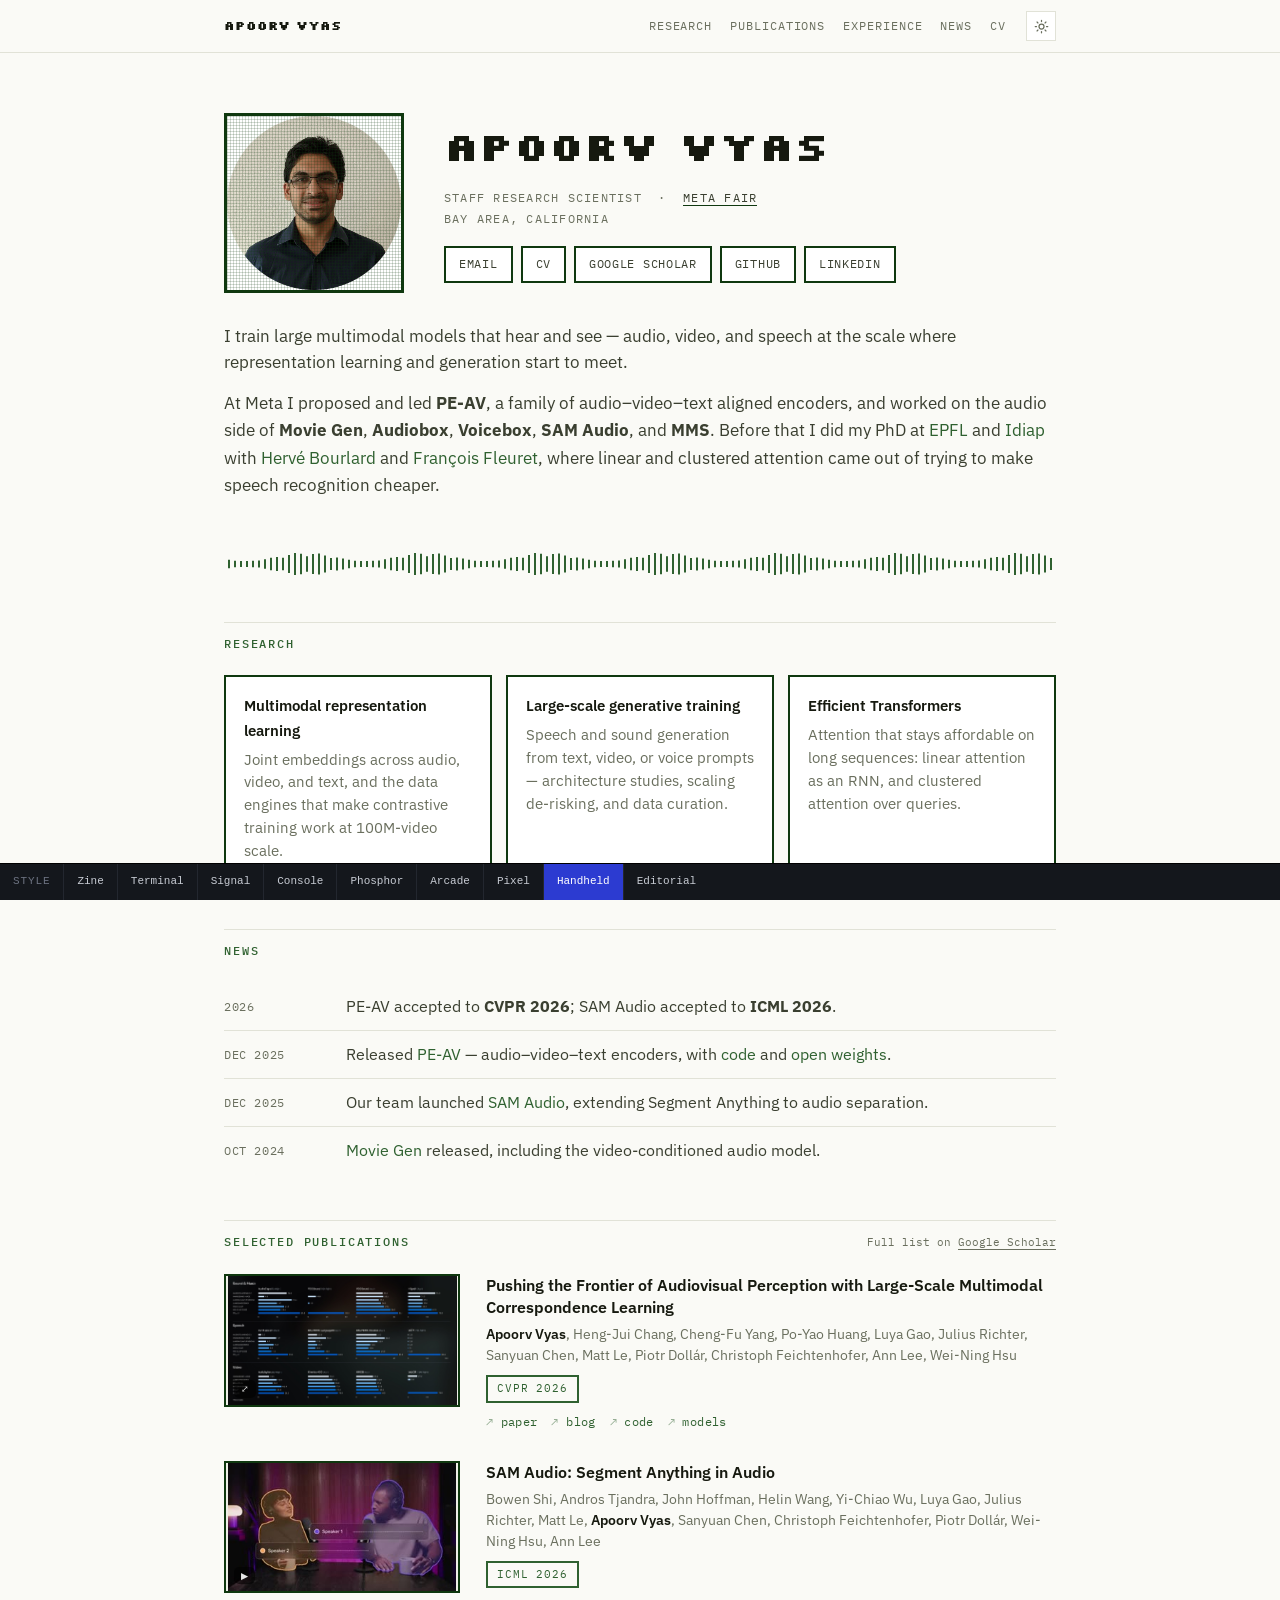
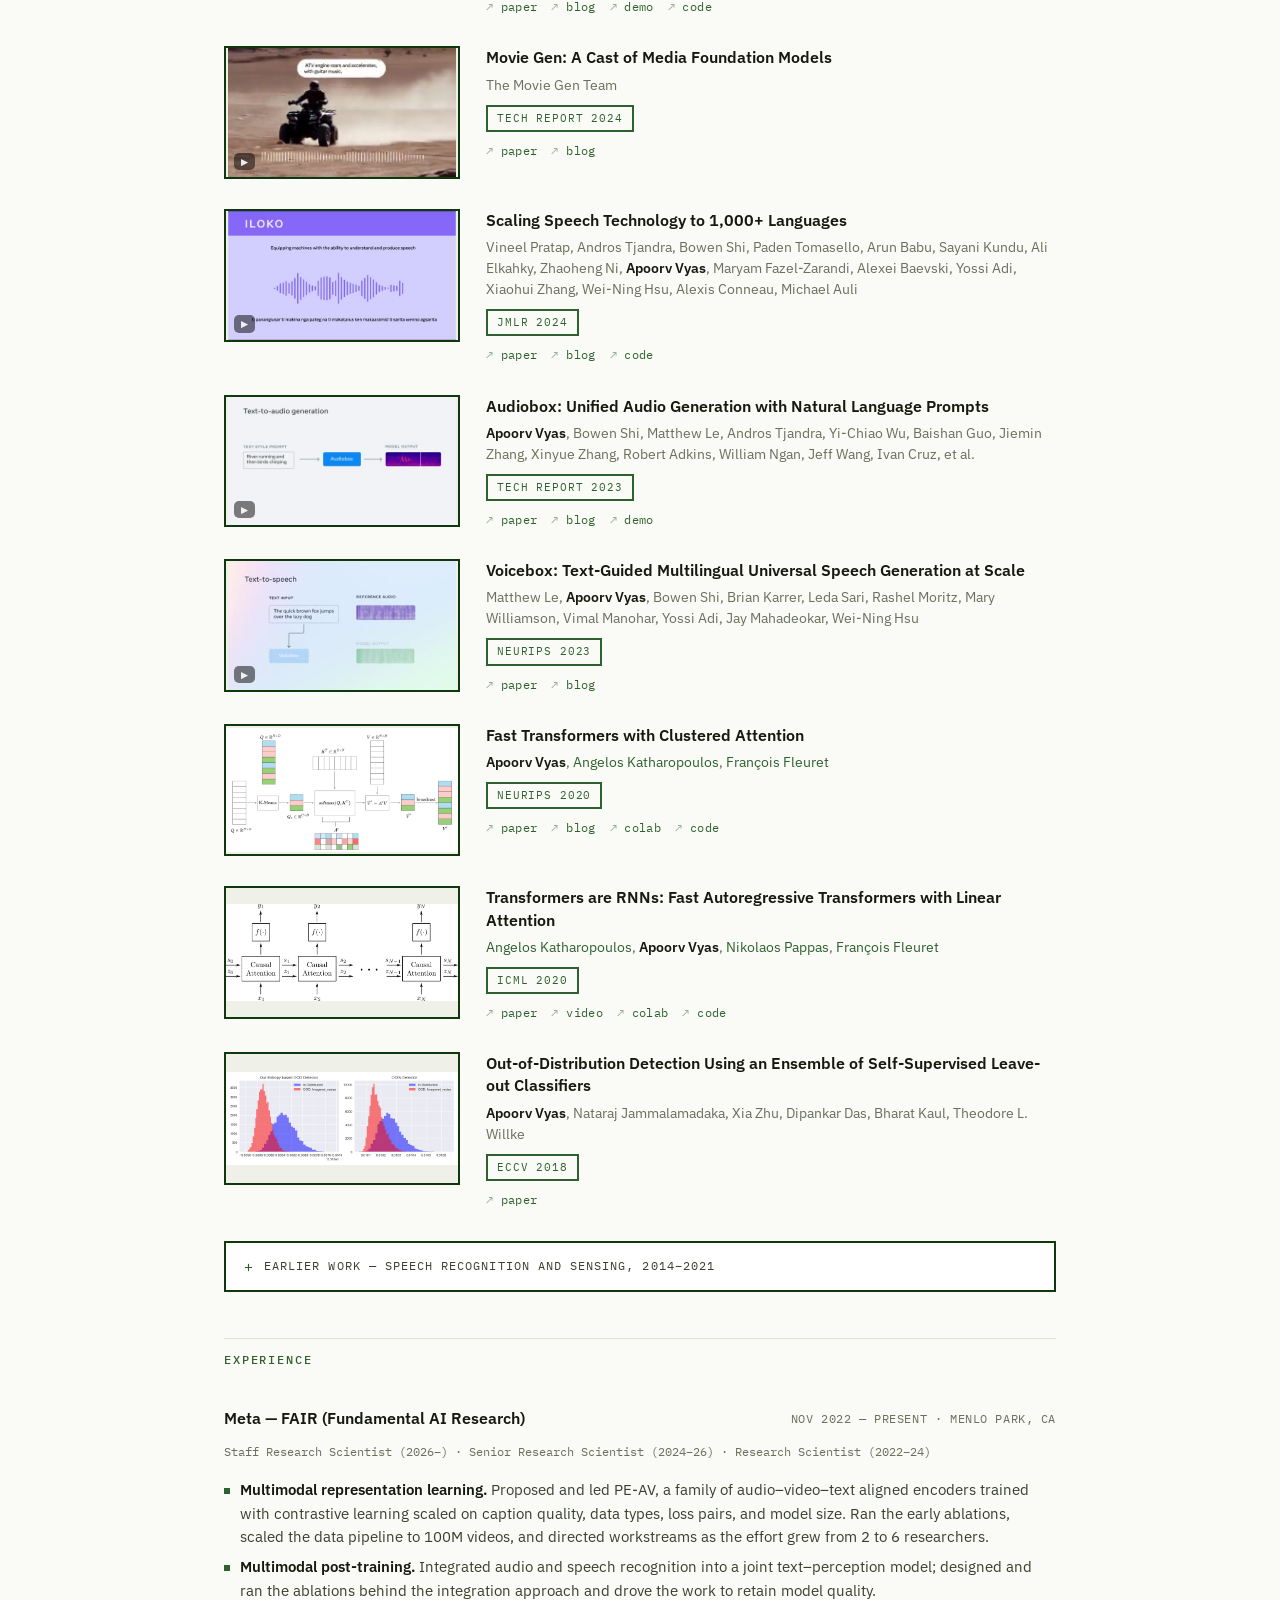
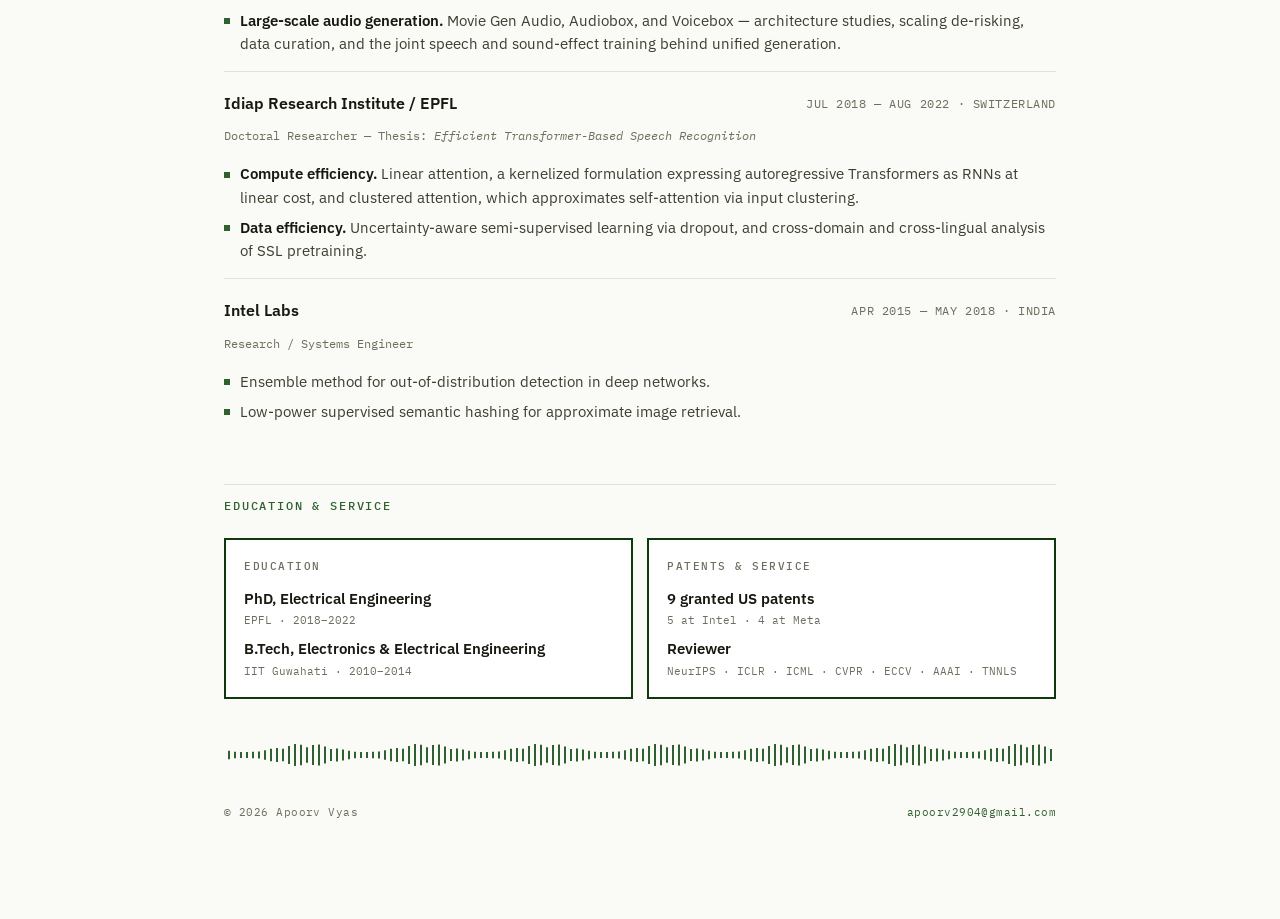
<file: preview-handheld.html>
<!DOCTYPE html>
<html lang="en">
<head>
<meta charset="utf-8">
<meta name="viewport" content="width=device-width, initial-scale=1">
<title>Apoorv Vyas — Handheld</title>

<meta name="author" content="Apoorv Vyas">
<meta name="description" content="Apoorv Vyas is a Staff Research Scientist at Meta FAIR working on multimodal representation learning, large-scale audio and video generation, and efficient Transformers.">

<link rel="canonical" href="https://apoorv2904.github.io/">
<meta property="og:type" content="profile">
<meta property="og:title" content="Apoorv Vyas">
<meta property="og:description" content="Staff Research Scientist at Meta FAIR. Multimodal representation learning, large-scale audio generation, efficient Transformers.">
<meta property="og:url" content="https://apoorv2904.github.io/">
<meta property="og:image" content="https://apoorv2904.github.io/images/social-card.jpg">
<meta name="twitter:card" content="summary_large_image">

<link rel="icon" type="image/svg+xml" href="favicon-pixel.svg">

<link rel="preconnect" href="https://fonts.googleapis.com">
<link rel="preconnect" href="https://fonts.gstatic.com" crossorigin>
<link href="https://fonts.googleapis.com/css2?family=Silkscreen:wght@400;700&family=IBM+Plex+Mono:wght@400;500&family=IBM+Plex+Sans:wght@400;500;600&display=swap" rel="stylesheet">
<link rel="stylesheet" href="style.css">
<link rel="stylesheet" href="style-pixel.css">
<link rel="stylesheet" href="style-handheld.css">

<script>
  // Applied before paint so the chosen theme does not flash.
  (function () {
    try {
      var t = localStorage.getItem("theme");
      if (t === "light" || t === "dark") {
        document.documentElement.setAttribute("data-theme", t);
      }
    } catch (e) {}
  })();
</script>

<style>
  .abbar{position:fixed;left:0;right:0;bottom:0;z-index:150;display:flex;align-items:stretch;
    font-family:ui-monospace,Menlo,monospace;font-size:11px;background:#14171C;color:#9AA1AE;
    border-top:1px solid #000}
  .abbar b{padding:9px 13px;font-weight:500;color:#6C7280;letter-spacing:.08em;
    text-transform:uppercase;white-space:nowrap;position:sticky;left:0;background:#14171C}
  .abbar a{padding:9px 13px;color:#C7CBD3;text-decoration:none;border-left:1px solid #23272F;white-space:nowrap}
  .abbar a:hover{background:#1D222A;color:#fff}
  .abbar a.on{background:#2C3BD1;color:#fff}
  body{padding-bottom:42px}
</style>
</head>

<body>
<a class="skip" href="#main">Skip to content</a>

<nav class="nav">
  <div class="wrap nav-inner">
    <a class="nav-name" href="#top">Apoorv<span class="nav-surname">&nbsp;Vyas</span></a>
    <div class="nav-links">
      <a href="#research">Research</a>
      <a href="#publications" class="nav-opt-sm">Publications</a>
      <a href="#experience" class="nav-opt">Experience</a>
      <a href="#news" class="nav-opt">News</a>
      <a href="data/Apoorv_Vyas_CV.pdf">CV</a>
    </div>
    <button class="theme-btn" id="theme-btn" type="button" aria-label="Switch between light and dark theme">
      <svg class="icon-light" viewBox="0 0 24 24" fill="none" stroke="currentColor" stroke-width="2" stroke-linecap="round" aria-hidden="true">
        <circle cx="12" cy="12" r="4"></circle>
        <path d="M12 2v2M12 20v2M4.9 4.9l1.4 1.4M17.7 17.7l1.4 1.4M2 12h2M20 12h2M4.9 19.1l1.4-1.4M17.7 6.3l1.4-1.4"></path>
      </svg>
      <svg class="icon-dark" viewBox="0 0 24 24" fill="none" stroke="currentColor" stroke-width="2" stroke-linecap="round" stroke-linejoin="round" aria-hidden="true">
        <path d="M21 12.8A9 9 0 1 1 11.2 3a7 7 0 0 0 9.8 9.8z"></path>
      </svg>
    </button>
  </div>
</nav>

<main id="main">
<div class="wrap" id="top">

  <!-- ============================================================ HERO -->
  <header class="hero">
    <div class="hero-top">
      <picture>
        <source srcset="images/apoorv-vyas.webp" type="image/webp">
        <img class="portrait" src="images/apoorv-vyas.png" width="180" height="180"
             alt="Apoorv Vyas">
      </picture>

      <div class="hero-id">
        <h1 class="hero-name">Apoorv Vyas</h1>

        <p class="hero-role">
          Staff Research Scientist &nbsp;·&nbsp;
          <a href="https://ai.meta.com/research/">Meta&nbsp;FAIR</a><br>
          Bay Area, California
        </p>

        <ul class="links">
          <li><a href="mailto:apoorv2904@gmail.com">Email</a></li>
          <li><a href="data/Apoorv_Vyas_CV.pdf">CV</a></li>
          <li><a href="https://scholar.google.com/citations?user=7EoDBR0AAAAJ&amp;hl=en">Google Scholar</a></li>
          <li><a href="https://github.com/apoorv2904">GitHub</a></li>
          <li><a href="https://www.linkedin.com/in/apoorv2904">LinkedIn</a></li>
          <!-- <li><a href="https://twitter.com/apoorv2904">Twitter / X</a></li> -->
        </ul>
      </div>
    </div>

    <div class="hero-bio">
      <p class="lede">
        I train large multimodal models that hear and see — audio, video, and speech at
        the scale where representation learning and generation start to meet.
      </p>

      <p>
        At Meta I proposed and led <strong>PE-AV</strong>, a family of audio–video–text
        aligned encoders, and worked on the audio side of
        <strong>Movie&nbsp;Gen</strong>, <strong>Audiobox</strong>,
        <strong>Voicebox</strong>, <strong>SAM&nbsp;Audio</strong>, and
        <strong>MMS</strong>. Before that I did my PhD at
        <a href="https://www.epfl.ch/en/">EPFL</a> and
        <a href="https://www.idiap.ch/en">Idiap</a> with
        <a href="https://people.idiap.ch/bourlard">Hervé Bourlard</a> and
        <a href="https://fleuret.org/francois/">François Fleuret</a>, where linear and
        clustered attention came out of trying to make speech recognition cheaper.
      </p>

      <!-- Uncomment when you want the job search to be public:
      <p class="lede" style="color:var(--signal)">
        I'm currently exploring new research roles — please get in touch.
      </p>
      -->

      <!-- Stamped at deploy time from the CV's git history. Stays hidden
           until then, so a plain local preview shows nothing odd. -->
      <p class="cv-stamp"><!--CV_UPDATED--></p>
    </div>
  </header>

  <div class="wave-rule" aria-hidden="true"></div>

  <!-- ======================================================== RESEARCH -->
  <section class="section" id="research">
    <div class="section-head"><h2>Research</h2></div>

    <div class="focus">
      <article class="focus-card">
        <h3>Multimodal representation learning</h3>
        <p>Joint embeddings across audio, video, and text, and the data engines
           that make contrastive training work at 100M-video scale.</p>
      </article>
      <article class="focus-card">
        <h3>Large-scale generative training</h3>
        <p>Speech and sound generation from text, video, or voice prompts —
           architecture studies, scaling de-risking, and data curation.</p>
      </article>
      <article class="focus-card">
        <h3>Efficient Transformers</h3>
        <p>Attention that stays affordable on long sequences: linear attention
           as an RNN, and clustered attention over queries.</p>
      </article>
    </div>
  </section>

  <!-- ============================================================ NEWS -->
  <section class="section" id="news">
    <div class="section-head"><h2>News</h2></div>

    <div class="news">
      <div class="news-item">
        <div class="news-date">2026</div>
        <p>PE-AV accepted to <strong>CVPR 2026</strong>; SAM Audio accepted to
           <strong>ICML 2026</strong>.</p>
      </div>
      <div class="news-item">
        <div class="news-date">Dec 2025</div>
        <p>Released <a href="https://arxiv.org/abs/2512.19687">PE-AV</a> — audio–video–text
           encoders, with
           <a href="https://github.com/facebookresearch/perception_models">code</a> and
           <a href="https://huggingface.co/collections/facebook/perception-encoder-audio-visual">open weights</a>.</p>
      </div>
      <div class="news-item">
        <div class="news-date">Dec 2025</div>
        <p>Our team launched <a href="https://ai.meta.com/samaudio/">SAM Audio</a>,
           extending Segment Anything to audio separation.</p>
      </div>
      <div class="news-item">
        <div class="news-date">Oct 2024</div>
        <p><a href="https://ai.meta.com/research/movie-gen/">Movie Gen</a> released,
           including the video-conditioned audio model.</p>
      </div>
    </div>
  </section>

  <!-- ==================================================== PUBLICATIONS -->
  <section class="section" id="publications">
    <div class="section-head">
      <h2>Selected publications</h2>
      <span class="section-note">Full list on
        <a href="https://scholar.google.com/citations?user=7EoDBR0AAAAJ&amp;hl=en">Google Scholar</a></span>
    </div>

    <div class="pubs">

      <!-- PE-AV -->
      <article class="pub">
        <a class="pub-media is-zoom" href="images/pe-av-results.jpg"
           aria-label="Open the PE-AV benchmark figure at full size">
          <img src="images/pe-av-results.jpg" width="1921" height="1080" loading="lazy"
               alt="Zero-shot benchmark results for PE-AV across sound and music, speech, and video tasks">
        </a>
        <div>
          <h3 class="pub-title">
            <a href="https://arxiv.org/abs/2512.19687">Pushing the Frontier of Audiovisual
            Perception with Large-Scale Multimodal Correspondence Learning</a>
          </h3>
          <p class="pub-authors">
            <span class="me">Apoorv Vyas</span>, Heng-Jui Chang, Cheng-Fu Yang,
            Po-Yao Huang, Luya Gao, Julius Richter, Sanyuan Chen, Matt Le,
            Piotr Dollár, Christoph Feichtenhofer, Ann Lee, Wei-Ning Hsu
          </p>
          <div class="pub-meta">
            <span class="chip chip-venue">CVPR 2026</span>
          </div>
          <div class="pub-links">
            <a href="https://arxiv.org/abs/2512.19687">paper</a>
            <a href="https://ai.meta.com/research/publications/pushing-the-frontier-of-audiovisual-perception-with-large-scale-multimodal-correspondence-learning/">blog</a>
            <a href="https://github.com/facebookresearch/perception_models">code</a>
            <a href="https://huggingface.co/collections/facebook/perception-encoder-audio-visual">models</a>
          </div>
        </div>
      </article>

      <!-- SAM Audio -->
      <article class="pub">
        <div class="pub-media" data-playable>
          <video muted loop playsinline preload="none" poster="images/poster-sam-audio.jpg"
                 aria-label="SAM Audio demo clip">
            <source src="media/sam-audio.mp4" type="video/mp4">
          </video>
          <button class="sound-btn" type="button" aria-label="Play this clip with sound">
            <svg class="i-off" viewBox="0 0 24 24" fill="none" stroke="currentColor" stroke-width="2" stroke-linecap="round" stroke-linejoin="round" aria-hidden="true"><path d="M11 5 6 9H2v6h4l5 4z"/><path d="m22 9-6 6M16 9l6 6"/></svg>
            <svg class="i-on" viewBox="0 0 24 24" fill="none" stroke="currentColor" stroke-width="2" stroke-linecap="round" stroke-linejoin="round" aria-hidden="true"><path d="M11 5 6 9H2v6h4l5 4z"/><path d="M15.5 8.5a5 5 0 0 1 0 7M18.5 5.5a9 9 0 0 1 0 13"/></svg>
          </button>
        </div>
        <div>
          <h3 class="pub-title">
            <a href="https://arxiv.org/abs/2512.18099">SAM Audio: Segment Anything in Audio</a>
          </h3>
          <p class="pub-authors">
            Bowen Shi, Andros Tjandra, John Hoffman, Helin Wang, Yi-Chiao Wu, Luya Gao,
            Julius Richter, Matt Le, <span class="me">Apoorv Vyas</span>, Sanyuan Chen,
            Christoph Feichtenhofer, Piotr Dollár, Wei-Ning Hsu, Ann Lee
          </p>
          <div class="pub-meta">
            <span class="chip chip-venue">ICML 2026</span>
          </div>
          <div class="pub-links">
            <a href="https://arxiv.org/abs/2512.18099">paper</a>
            <a href="https://ai.meta.com/samaudio/">blog</a>
            <a href="https://aidemos.meta.com/segment-anything/editor/segment-audio">demo</a>
            <a href="https://github.com/facebookresearch/sam-audio">code</a>
          </div>
        </div>
      </article>

      <!-- Movie Gen -->
      <article class="pub">
        <div class="pub-media" data-playable>
          <video muted loop playsinline preload="none" poster="images/poster-movie-gen.jpg"
                 aria-label="Movie Gen Audio demo clip">
            <source src="media/movie-gen.mp4" type="video/mp4">
          </video>
          <button class="sound-btn" type="button" aria-label="Play this clip with sound">
            <svg class="i-off" viewBox="0 0 24 24" fill="none" stroke="currentColor" stroke-width="2" stroke-linecap="round" stroke-linejoin="round" aria-hidden="true"><path d="M11 5 6 9H2v6h4l5 4z"/><path d="m22 9-6 6M16 9l6 6"/></svg>
            <svg class="i-on" viewBox="0 0 24 24" fill="none" stroke="currentColor" stroke-width="2" stroke-linecap="round" stroke-linejoin="round" aria-hidden="true"><path d="M11 5 6 9H2v6h4l5 4z"/><path d="M15.5 8.5a5 5 0 0 1 0 7M18.5 5.5a9 9 0 0 1 0 13"/></svg>
          </button>
        </div>
        <div>
          <h3 class="pub-title">
            <a href="https://arxiv.org/abs/2410.13720">Movie Gen: A Cast of Media Foundation Models</a>
          </h3>
          <p class="pub-authors">The Movie Gen Team</p>
          <div class="pub-meta">
            <span class="chip chip-venue">Tech report 2024</span>
          </div>
          <div class="pub-links">
            <a href="https://arxiv.org/abs/2410.13720">paper</a>
            <a href="https://ai.meta.com/research/movie-gen/">blog</a>
          </div>
        </div>
      </article>

      <!-- MMS -->
      <article class="pub">
        <div class="pub-media" data-playable>
          <video muted loop playsinline preload="none" poster="images/poster-mms.jpg"
                 aria-label="MMS text-to-speech demo across low-resource languages">
            <source src="media/mms.mp4" type="video/mp4">
          </video>
          <button class="sound-btn" type="button" aria-label="Play this clip with sound">
            <svg class="i-off" viewBox="0 0 24 24" fill="none" stroke="currentColor" stroke-width="2" stroke-linecap="round" stroke-linejoin="round" aria-hidden="true"><path d="M11 5 6 9H2v6h4l5 4z"/><path d="m22 9-6 6M16 9l6 6"/></svg>
            <svg class="i-on" viewBox="0 0 24 24" fill="none" stroke="currentColor" stroke-width="2" stroke-linecap="round" stroke-linejoin="round" aria-hidden="true"><path d="M11 5 6 9H2v6h4l5 4z"/><path d="M15.5 8.5a5 5 0 0 1 0 7M18.5 5.5a9 9 0 0 1 0 13"/></svg>
          </button>
        </div>
        <div>
          <h3 class="pub-title">
            <a href="https://arxiv.org/abs/2305.13516">Scaling Speech Technology to 1,000+ Languages</a>
          </h3>
          <p class="pub-authors">
            Vineel Pratap, Andros Tjandra, Bowen Shi, Paden Tomasello, Arun Babu,
            Sayani Kundu, Ali Elkahky, Zhaoheng Ni, <span class="me">Apoorv Vyas</span>,
            Maryam Fazel-Zarandi, Alexei Baevski, Yossi Adi, Xiaohui Zhang,
            Wei-Ning Hsu, Alexis Conneau, Michael Auli
          </p>
          <div class="pub-meta">
            <span class="chip chip-venue">JMLR 2024</span>
          </div>
          <div class="pub-links">
            <a href="https://arxiv.org/abs/2305.13516">paper</a>
            <a href="https://ai.meta.com/blog/multilingual-model-speech-recognition/">blog</a>
            <a href="https://github.com/facebookresearch/fairseq/blob/main/examples/mms/README.md">code</a>
          </div>
        </div>
      </article>

      <!-- Audiobox -->
      <article class="pub">
        <div class="pub-media" data-playable>
          <video muted loop playsinline preload="none" poster="images/poster-audiobox.jpg"
                 aria-label="Audiobox demo clip">
            <source src="media/audiobox.mp4" type="video/mp4">
          </video>
          <button class="sound-btn" type="button" aria-label="Play this clip with sound">
            <svg class="i-off" viewBox="0 0 24 24" fill="none" stroke="currentColor" stroke-width="2" stroke-linecap="round" stroke-linejoin="round" aria-hidden="true"><path d="M11 5 6 9H2v6h4l5 4z"/><path d="m22 9-6 6M16 9l6 6"/></svg>
            <svg class="i-on" viewBox="0 0 24 24" fill="none" stroke="currentColor" stroke-width="2" stroke-linecap="round" stroke-linejoin="round" aria-hidden="true"><path d="M11 5 6 9H2v6h4l5 4z"/><path d="M15.5 8.5a5 5 0 0 1 0 7M18.5 5.5a9 9 0 0 1 0 13"/></svg>
          </button>
        </div>
        <div>
          <h3 class="pub-title">
            <a href="https://arxiv.org/abs/2312.15821">Audiobox: Unified Audio Generation
            with Natural Language Prompts</a>
          </h3>
          <p class="pub-authors">
            <span class="me">Apoorv Vyas</span>, Bowen Shi, Matthew Le, Andros Tjandra,
            Yi-Chiao Wu, Baishan Guo, Jiemin Zhang, Xinyue Zhang, Robert Adkins,
            William Ngan, Jeff Wang, Ivan Cruz, et al.
          </p>
          <div class="pub-meta">
            <span class="chip chip-venue">Tech report 2023</span>
          </div>
          <div class="pub-links">
            <a href="https://arxiv.org/abs/2312.15821">paper</a>
            <a href="https://ai.meta.com/blog/audiobox-generating-audio-voice-natural-language-prompts/">blog</a>
            <a href="https://audiobox.metademolab.com/">demo</a>
          </div>
        </div>
      </article>

      <!-- Voicebox -->
      <article class="pub">
        <div class="pub-media" data-playable>
          <video muted loop playsinline preload="none" poster="images/poster-voicebox.jpg"
                 aria-label="Voicebox demo clip">
            <source src="media/voicebox.mp4" type="video/mp4">
          </video>
          <button class="sound-btn" type="button" aria-label="Play this clip with sound">
            <svg class="i-off" viewBox="0 0 24 24" fill="none" stroke="currentColor" stroke-width="2" stroke-linecap="round" stroke-linejoin="round" aria-hidden="true"><path d="M11 5 6 9H2v6h4l5 4z"/><path d="m22 9-6 6M16 9l6 6"/></svg>
            <svg class="i-on" viewBox="0 0 24 24" fill="none" stroke="currentColor" stroke-width="2" stroke-linecap="round" stroke-linejoin="round" aria-hidden="true"><path d="M11 5 6 9H2v6h4l5 4z"/><path d="M15.5 8.5a5 5 0 0 1 0 7M18.5 5.5a9 9 0 0 1 0 13"/></svg>
          </button>
        </div>
        <div>
          <h3 class="pub-title">
            <a href="https://arxiv.org/abs/2306.15687">Voicebox: Text-Guided Multilingual
            Universal Speech Generation at Scale</a>
          </h3>
          <p class="pub-authors">
            Matthew Le, <span class="me">Apoorv Vyas</span>, Bowen Shi, Brian Karrer,
            Leda Sari, Rashel Moritz, Mary Williamson, Vimal Manohar, Yossi Adi,
            Jay Mahadeokar, Wei-Ning Hsu
          </p>
          <div class="pub-meta">
            <span class="chip chip-venue">NeurIPS 2023</span>
          </div>
          <div class="pub-links">
            <a href="https://arxiv.org/abs/2306.15687">paper</a>
            <a href="https://voicebox.metademolab.com/">blog</a>
          </div>
        </div>
      </article>

      <!-- Clustered attention -->
      <article class="pub">
        <div class="pub-media">
          <img src="images/neurips_2020_fast.jpg" alt="" loading="lazy">
        </div>
        <div>
          <h3 class="pub-title">
            <a href="https://arxiv.org/abs/2007.04825">Fast Transformers with Clustered Attention</a>
          </h3>
          <p class="pub-authors">
            <span class="me">Apoorv Vyas</span>,
            <a href="https://angeloskath.github.io/">Angelos Katharopoulos</a>,
            <a href="https://fleuret.org/francois/">François Fleuret</a>
          </p>
          <div class="pub-meta">
            <span class="chip chip-venue">NeurIPS 2020</span>
          </div>
          <div class="pub-links">
            <a href="https://arxiv.org/abs/2007.04825">paper</a>
            <a href="https://clustered-transformers.github.io/blog">blog</a>
            <a href="https://colab.research.google.com/drive/1E8BYQf3Puxb643LOyIjT-0m3yXGO28ev?usp=sharing">colab</a>
            <a href="https://github.com/idiap/fast-transformers">code</a>
          </div>
        </div>
      </article>

      <!-- Linear attention -->
      <article class="pub">
        <div class="pub-media">
          <img src="images/icml_2020_transformers.jpg" alt="" loading="lazy">
        </div>
        <div>
          <h3 class="pub-title">
            <a href="https://arxiv.org/abs/2006.16236">Transformers are RNNs: Fast
            Autoregressive Transformers with Linear Attention</a>
          </h3>
          <p class="pub-authors">
            <a href="https://angeloskath.github.io/">Angelos Katharopoulos</a>,
            <span class="me">Apoorv Vyas</span>,
            <a href="https://nik0spapp.github.io/">Nikolaos Pappas</a>,
            <a href="https://fleuret.org/francois/">François Fleuret</a>
          </p>
          <div class="pub-meta">
            <span class="chip chip-venue">ICML 2020</span>
          </div>
          <div class="pub-links">
            <a href="https://arxiv.org/abs/2006.16236">paper</a>
            <a href="https://youtu.be/KBWh7XCUAi8">video</a>
            <a href="https://colab.research.google.com/drive/1BV4OaWRAHYGeimO0cqHD86GfnfgUaKD4?usp=sharing">colab</a>
            <a href="https://github.com/idiap/fast-transformers">code</a>
          </div>
        </div>
      </article>

      <!-- OOD -->
      <article class="pub">
        <div class="pub-media">
          <img src="images/eccv_2018_ood.jpg" alt="" loading="lazy">
        </div>
        <div>
          <h3 class="pub-title">
            <a href="https://arxiv.org/abs/1809.03576">Out-of-Distribution Detection Using
            an Ensemble of Self-Supervised Leave-out Classifiers</a>
          </h3>
          <p class="pub-authors">
            <span class="me">Apoorv Vyas</span>, Nataraj Jammalamadaka, Xia Zhu,
            Dipankar Das, Bharat Kaul, Theodore L. Willke
          </p>
          <div class="pub-meta">
            <span class="chip chip-venue">ECCV 2018</span>
          </div>
          <div class="pub-links">
            <a href="https://arxiv.org/abs/1809.03576">paper</a>
          </div>
        </div>
      </article>

    </div>

    <!-- ------------------------------------------------ earlier work -->
    <details class="earlier">
      <summary>Earlier work — speech recognition and sensing, 2014–2021</summary>
      <div class="earlier-body">

        <article class="pub-sm">
          <div class="pub-media"><img src="images/wav2vec2.jpg" alt="" loading="lazy"></div>
          <div>
            <h3 class="pub-title">
              <a href="https://arxiv.org/abs/2104.02558">Comparing CTC and LFMMI for
              Out-of-Domain Adaptation of wav2vec 2.0 Acoustic Models</a>
            </h3>
            <p class="pub-authors">
              <span class="me">Apoorv Vyas</span>, Srikanth Madikeri, Hervé Bourlard
            </p>
            <div class="pub-meta"><span class="chip chip-venue">Interspeech 2021</span></div>
            <div class="pub-links"><a href="https://arxiv.org/abs/2104.02558">paper</a></div>
          </div>
        </article>

        <article class="pub-sm">
          <div class="pub-media"><img src="images/arxiv_2020_lfmmi.jpg" alt="" loading="lazy"></div>
          <div>
            <h3 class="pub-title">
              <a href="https://arxiv.org/abs/2012.14252">Lattice-Free MMI Adaptation of
              Self-Supervised Pretrained Acoustic Models</a>
            </h3>
            <p class="pub-authors">
              <span class="me">Apoorv Vyas</span>, Srikanth Madikeri, Hervé Bourlard
            </p>
            <div class="pub-meta"><span class="chip chip-venue">ICASSP 2021</span></div>
            <div class="pub-links">
              <a href="https://arxiv.org/abs/2012.14252">paper</a>
              <a href="https://github.com/idiap/apam">code</a>
            </div>
          </div>
        </article>

        <article class="pub-sm">
          <div class="pub-media"><img src="images/interspeech_2019_unbiassed.jpg" alt="" loading="lazy"></div>
          <div>
            <h3 class="pub-title">
              <a href="https://www.isca-archive.org/interspeech_2019/tong19b_interspeech.html">Unbiased
              Semi-supervised LF-MMI Training Using Dropout</a>
            </h3>
            <p class="pub-authors">
              Sibo Tong, <span class="me">Apoorv Vyas</span>,
              <a href="https://pgarner.github.io/">Philip N. Garner</a>, Hervé Bourlard
            </p>
            <div class="pub-meta"><span class="chip chip-venue">Interspeech 2019</span></div>
            <div class="pub-links">
              <a href="https://www.isca-archive.org/interspeech_2019/tong19b_interspeech.html">paper</a>
            </div>
          </div>
        </article>

        <article class="pub-sm">
          <div class="pub-media"><img src="images/icassp_2019_analyzing.jpg" alt="" loading="lazy"></div>
          <div>
            <h3 class="pub-title">
              <a href="https://ieeexplore.ieee.org/document/8683086">Analyzing Uncertainties
              in Speech Recognition Using Dropout</a>
            </h3>
            <p class="pub-authors">
              <span class="me">Apoorv Vyas</span>, Pranay Dighe, Sibo Tong, Hervé Bourlard
            </p>
            <div class="pub-meta"><span class="chip chip-venue">ICASSP 2019</span></div>
            <div class="pub-links">
              <a href="https://ieeexplore.ieee.org/document/8683086">paper</a>
            </div>
          </div>
        </article>

        <article class="pub-sm">
          <div class="pub-media"><img src="images/wfiot_2016_cs.jpg" alt="" loading="lazy"></div>
          <div>
            <h3 class="pub-title">
              <a href="https://ieeexplore.ieee.org/document/7845493">Power Efficient
              Compressive Sensing for Continuous Monitoring of ECG and PPG in a
              Wearable System</a>
            </h3>
            <p class="pub-authors">
              Vijay Natarajan, <span class="me">Apoorv Vyas</span>
            </p>
            <div class="pub-meta"><span class="chip chip-venue">WF-IoT 2016</span></div>
            <div class="pub-links">
              <a href="https://ieeexplore.ieee.org/document/7845493">paper</a>
            </div>
          </div>
        </article>

        <article class="pub-sm">
          <div class="pub-media"><img src="images/icvgip_2014_commercial.jpg" alt="" loading="lazy"></div>
          <div>
            <h3 class="pub-title">Commercial Block Detection in Broadcast News Videos</h3>
            <p class="pub-authors">
              <span class="me">Apoorv Vyas</span>, Raghvendra Kannao, Vishal Bhargava,
              <a href="https://www.iitg.ac.in/eee/pguha.html">Prithwijit Guha</a>
            </p>
            <div class="pub-meta"><span class="chip chip-venue">ICVGIP 2014</span></div>
            <div class="pub-links">
              <a href="https://dl.acm.org/doi/10.1145/2683483.2683546">paper</a>
            </div>
          </div>
        </article>

        <p class="pub-blurb" style="margin:0">
          Also: <em>Pkwrap: a PyTorch Package for LF-MMI Training of Acoustic Models</em>
          (Madikeri, Tong, Zuluaga-Gomez, <strong>Vyas</strong>, Motlicek, Bourlard) —
          <a href="https://arxiv.org/abs/2010.03466">paper</a> ·
          <a href="https://github.com/idiap/pkwrap">code</a>.
        </p>

      </div>
    </details>
  </section>

  <!-- ====================================================== EXPERIENCE -->
  <section class="section" id="experience">
    <div class="section-head"><h2>Experience</h2></div>

    <div class="roles">

      <article class="role">
        <h3 class="role-org">Meta — FAIR (Fundamental AI Research)</h3>
        <div class="role-when">Nov 2022 — Present · Menlo Park, CA</div>
        <p class="role-titles">
          Staff Research Scientist (2026–) · Senior Research Scientist (2024–26) ·
          Research Scientist (2022–24)
        </p>
        <ul class="role-body">
          <li><strong>Multimodal representation learning.</strong> Proposed and led PE-AV,
            a family of audio–video–text aligned encoders trained with contrastive learning
            scaled on caption quality, data types, loss pairs, and model size. Ran the early
            ablations, scaled the data pipeline to 100M videos, and directed workstreams as
            the effort grew from 2 to 6 researchers.</li>
          <li><strong>Multimodal post-training.</strong> Integrated audio and speech
            recognition into a joint text–perception model; designed and ran the ablations
            behind the integration approach and drove the work to retain model quality.</li>
          <li><strong>Large-scale audio generation.</strong> Movie Gen Audio, Audiobox,
            and Voicebox — architecture studies, scaling de-risking, data curation, and
            the joint speech and sound-effect training behind unified generation.</li>
        </ul>
      </article>

      <article class="role">
        <h3 class="role-org">Idiap Research Institute / EPFL</h3>
        <div class="role-when">Jul 2018 — Aug 2022 · Switzerland</div>
        <p class="role-titles">
          Doctoral Researcher — Thesis: <em>Efficient Transformer-Based Speech Recognition</em>
        </p>
        <ul class="role-body">
          <li><strong>Compute efficiency.</strong> Linear attention, a kernelized formulation
            expressing autoregressive Transformers as RNNs at linear cost, and clustered
            attention, which approximates self-attention via input clustering.</li>
          <li><strong>Data efficiency.</strong> Uncertainty-aware semi-supervised learning
            via dropout, and cross-domain and cross-lingual analysis of SSL pretraining.</li>
        </ul>
      </article>

      <article class="role">
        <h3 class="role-org">Intel Labs</h3>
        <div class="role-when">Apr 2015 — May 2018 · India</div>
        <p class="role-titles">Research / Systems Engineer</p>
        <ul class="role-body">
          <li>Ensemble method for out-of-distribution detection in deep networks.</li>
          <li>Low-power supervised semantic hashing for approximate image retrieval.</li>
        </ul>
      </article>

    </div>
  </section>

  <!-- ======================================================= EDUCATION -->
  <section class="section" id="education">
    <div class="section-head"><h2>Education &amp; service</h2></div>

    <div class="two-col">
      <div class="panel">
        <h3>Education</h3>
        <p><strong>PhD, Electrical Engineering</strong>
          <span class="sub">EPFL · 2018–2022</span></p>
        <p><strong>B.Tech, Electronics &amp; Electrical Engineering</strong>
          <span class="sub">IIT Guwahati · 2010–2014</span></p>
      </div>
      <div class="panel">
        <h3>Patents &amp; service</h3>
        <p><strong>9 granted US patents</strong>
          <span class="sub">5 at Intel · 4 at Meta</span></p>
        <p><strong>Reviewer</strong>
          <span class="sub">NeurIPS · ICLR · ICML · CVPR · ECCV · AAAI · TNNLS</span></p>
      </div>
    </div>
  </section>

  <div class="wave-rule wave-rule--end" aria-hidden="true"></div>

  <footer class="footer">
    <span>© 2026 Apoorv Vyas</span>
    <span><a href="mailto:apoorv2904@gmail.com">apoorv2904@gmail.com</a></span>
  </footer>

</div>
</main>

<script>
  // Theme toggle -------------------------------------------------------
  (function () {
    var btn = document.getElementById("theme-btn");
    if (!btn) return;
    btn.addEventListener("click", function () {
      var root = document.documentElement;
      var current = root.getAttribute("data-theme");
      if (!current) {
        current = window.matchMedia("(prefers-color-scheme: dark)").matches ? "dark" : "light";
      }
      var next = current === "dark" ? "light" : "dark";
      root.setAttribute("data-theme", next);
      try { localStorage.setItem("theme", next); } catch (e) {}
    });
  })();

  // Publication clips ---------------------------------------------------
  // Hover previews the clip muted. The sound button is the point though:
  // these are audio papers, so a silent preview only tells half the story.
  (function () {
    var boxes = [].slice.call(document.querySelectorAll(".pub-media[data-playable]"));
    var calm = window.matchMedia("(prefers-reduced-motion: reduce)").matches;

    function silence(except) {
      boxes.forEach(function (b) {
        if (b === except) return;
        var v = b.querySelector("video");
        if (!v) return;
        v.pause();
        v.muted = true;
        b.classList.remove("is-playing", "has-sound");
      });
    }

    boxes.forEach(function (box) {
      var vid = box.querySelector("video");
      var btn = box.querySelector(".sound-btn");
      if (!vid) return;

      function start() {
        var p = vid.play();
        if (p && p.catch) p.catch(function () {});
        box.classList.add("is-playing");
      }

      function stop() {
        if (box.classList.contains("has-sound")) return;  // audible: let it run
        vid.pause();
        box.classList.remove("is-playing");
      }

      if (!calm) {
        box.addEventListener("mouseenter", start);
        box.addEventListener("mouseleave", stop);
        box.addEventListener("focusin", start);
        box.addEventListener("focusout", stop);
      }

      if (btn) {
        btn.addEventListener("click", function (e) {
          e.preventDefault();
          e.stopPropagation();
          var on = box.classList.toggle("has-sound");
          if (on) {
            silence(box);
            vid.muted = false;
            btn.setAttribute("aria-label", "Mute this clip");
            start();
          } else {
            vid.muted = true;
            btn.setAttribute("aria-label", "Play this clip with sound");
          }
        });
      }

      vid.addEventListener("ended", function () {
        box.classList.remove("is-playing");
      });
    });
  })();
</script>

<script type="application/ld+json">
{
  "@context": "https://schema.org",
  "@type": "Person",
  "name": "Apoorv Vyas",
  "url": "https://apoorv2904.github.io/",
  "image": "https://apoorv2904.github.io/images/apoorv-vyas.png",
  "jobTitle": "Staff Research Scientist",
  "worksFor": { "@type": "Organization", "name": "Meta" },
  "alumniOf": [
    { "@type": "CollegeOrUniversity", "name": "EPFL" },
    { "@type": "CollegeOrUniversity", "name": "Indian Institute of Technology Guwahati" }
  ],
  "knowsAbout": [
    "Multimodal representation learning",
    "Audio generation",
    "Speech recognition",
    "Efficient Transformers"
  ],
  "sameAs": [
    "https://scholar.google.com/citations?user=7EoDBR0AAAAJ&hl=en",
    "https://github.com/apoorv2904",
    "https://www.linkedin.com/in/apoorv2904"
  ]
}
</script>

<div class="abbar"><b>Style</b><a href="preview-zine.html">Zine</a><a href="preview-terminal.html">Terminal</a><a href="preview-signal.html">Signal</a><a href="preview-console.html">Console</a><a href="preview-phosphor.html">Phosphor</a><a href="preview-arcade.html">Arcade</a><a href="preview-pixel.html">Pixel</a><a href="preview-handheld.html" class="on">Handheld</a><a href="preview-editorial.html">Editorial</a></div>
</body>
</html>
</file>
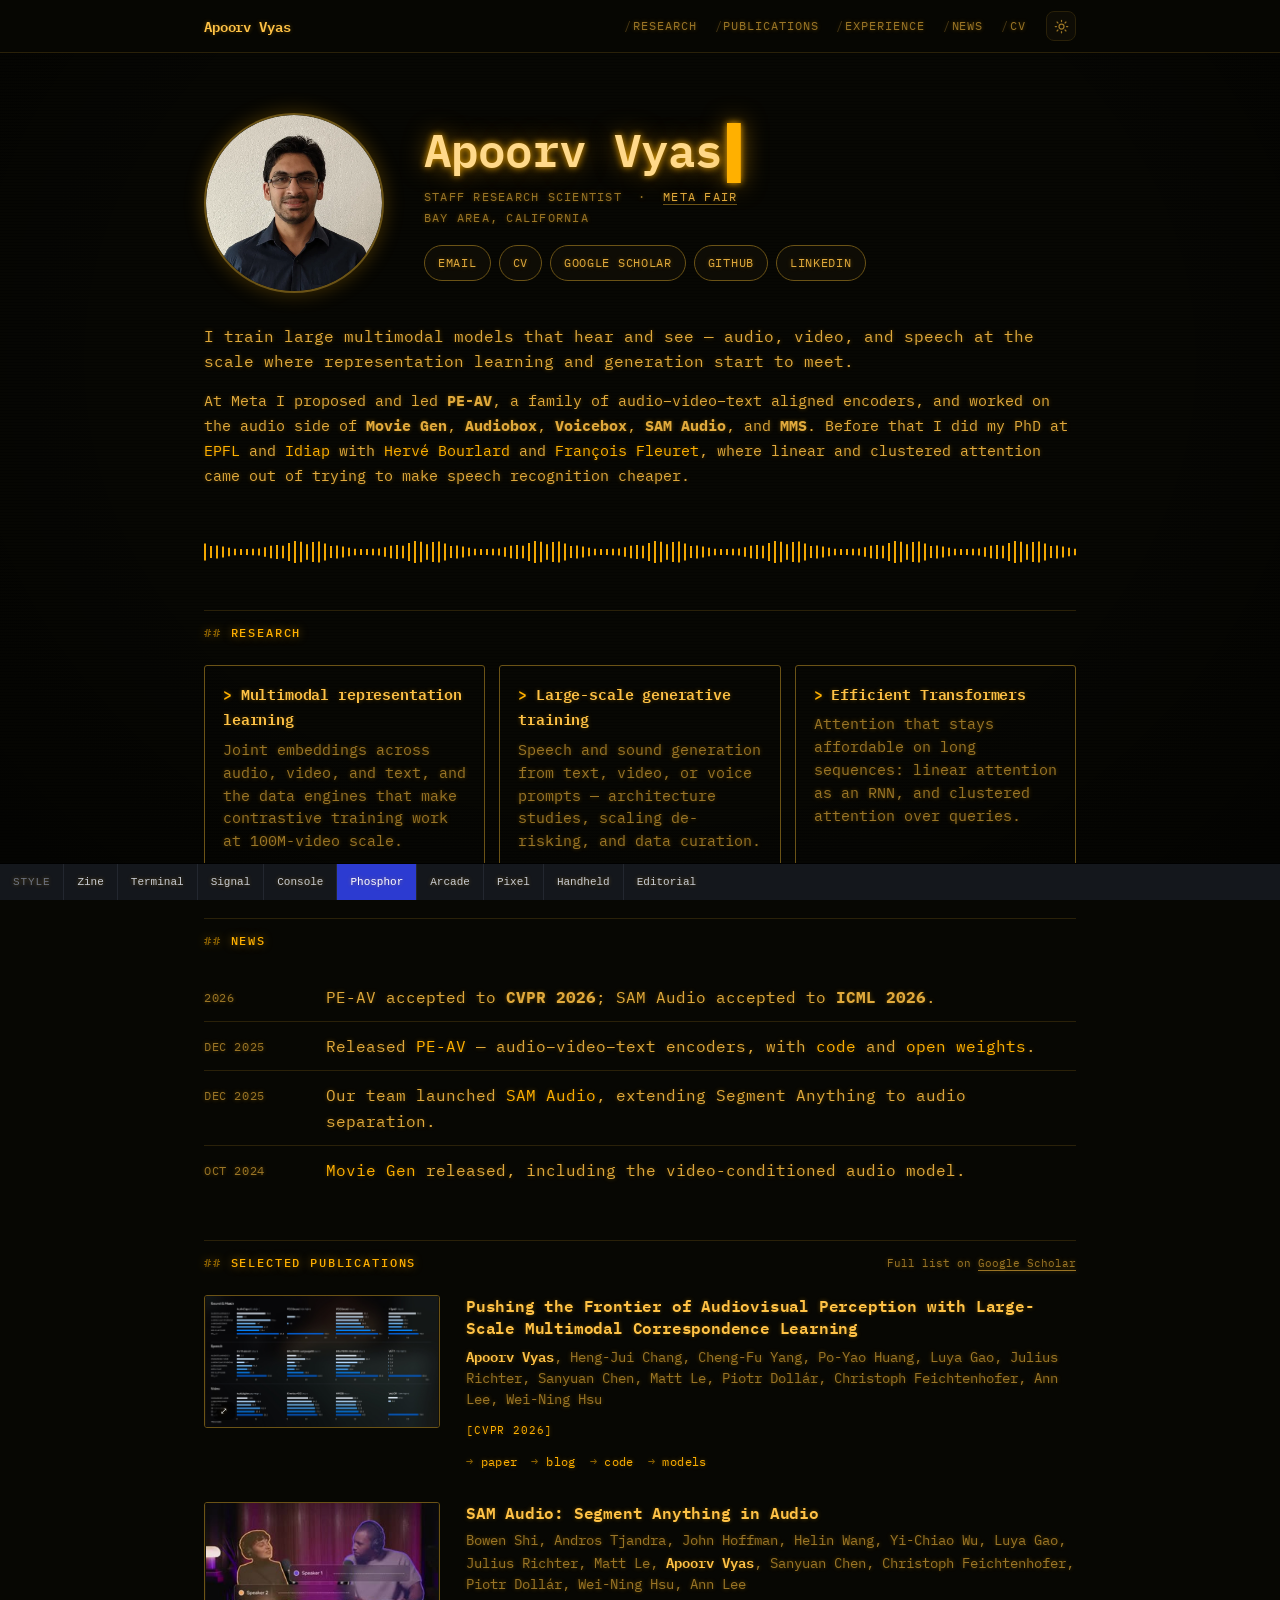
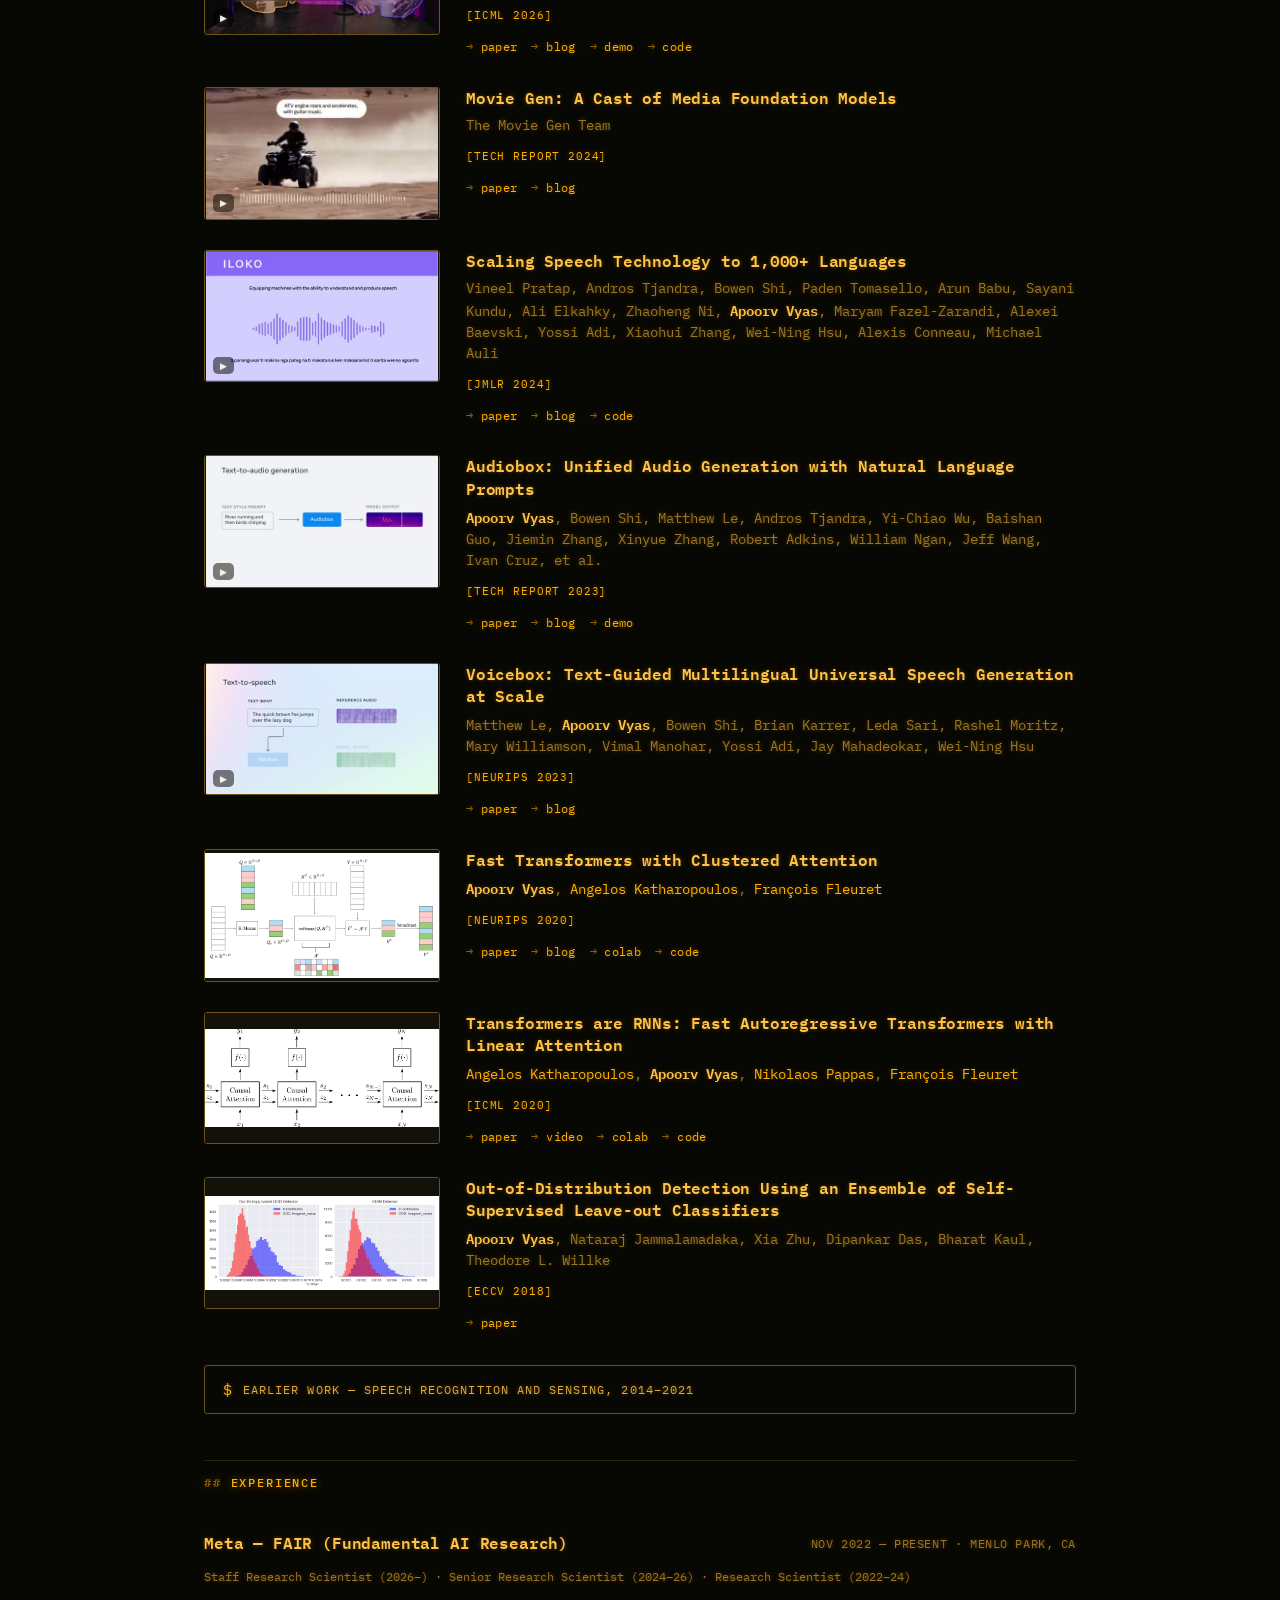
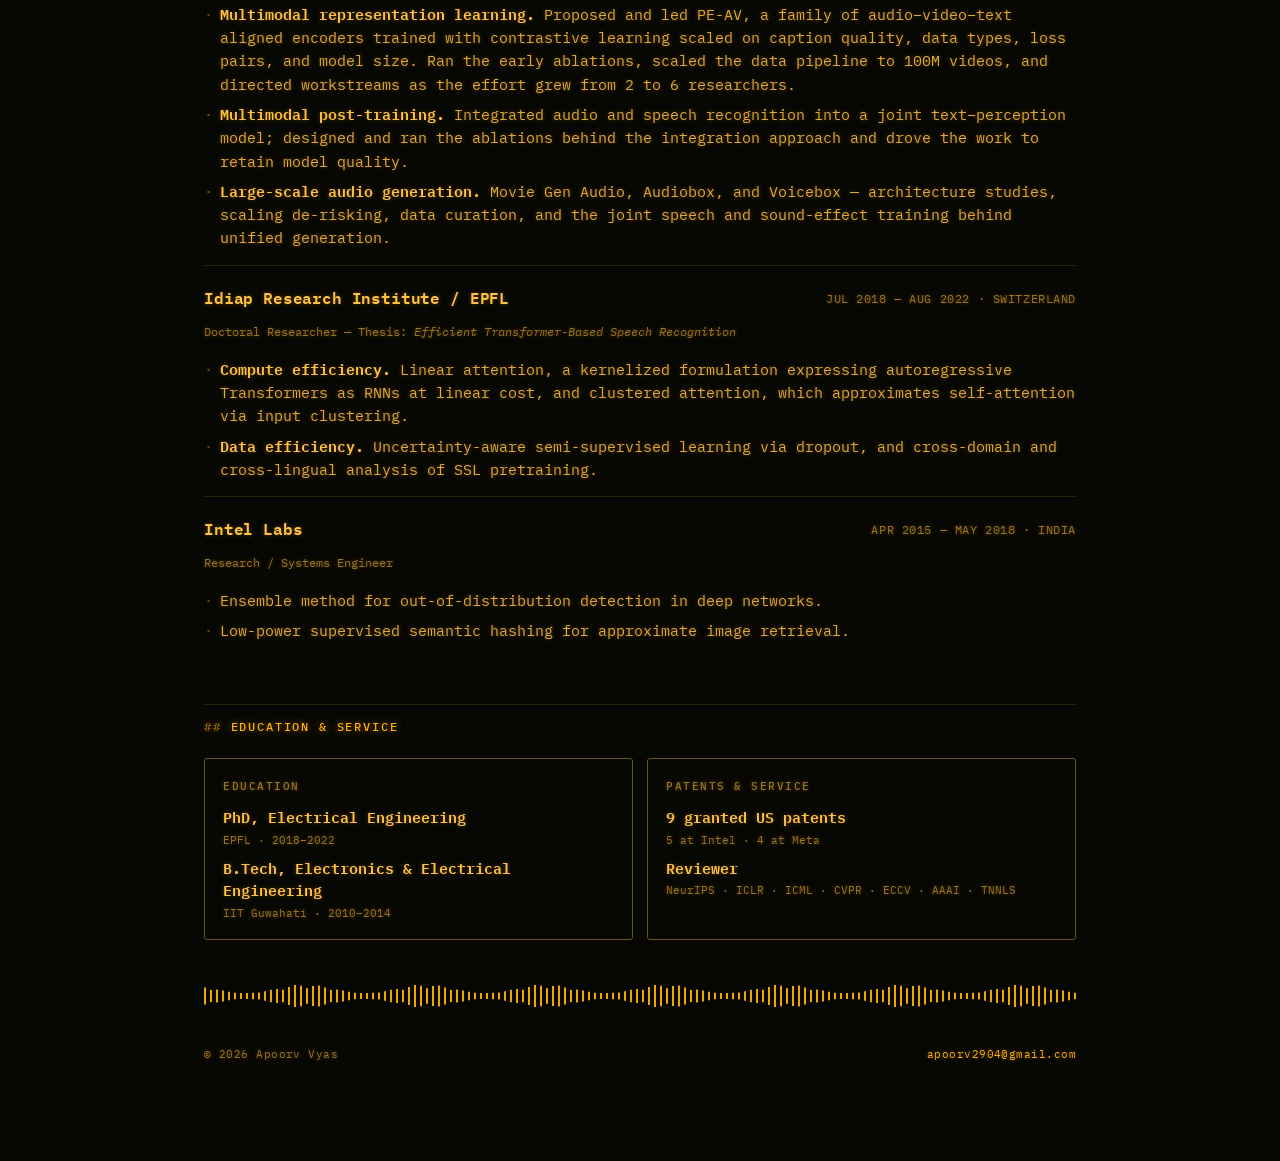
<file: preview-phosphor.html>
<!DOCTYPE html>
<html lang="en">
<head>
<meta charset="utf-8">
<meta name="viewport" content="width=device-width, initial-scale=1">
<title>Apoorv Vyas — Phosphor</title>

<meta name="author" content="Apoorv Vyas">
<meta name="description" content="Apoorv Vyas is a Staff Research Scientist at Meta FAIR working on multimodal representation learning, large-scale audio and video generation, and efficient Transformers.">

<link rel="canonical" href="https://apoorv2904.github.io/">
<meta property="og:type" content="profile">
<meta property="og:title" content="Apoorv Vyas">
<meta property="og:description" content="Staff Research Scientist at Meta FAIR. Multimodal representation learning, large-scale audio generation, efficient Transformers.">
<meta property="og:url" content="https://apoorv2904.github.io/">
<meta property="og:image" content="https://apoorv2904.github.io/images/social-card.jpg">
<meta name="twitter:card" content="summary_large_image">

<link rel="icon" type="image/svg+xml" href="favicon.svg">

<link rel="preconnect" href="https://fonts.googleapis.com">
<link rel="preconnect" href="https://fonts.gstatic.com" crossorigin>
<link href="https://fonts.googleapis.com/css2?family=IBM+Plex+Mono:ital,wght@0,400;0,500;0,600;1,400&display=swap" rel="stylesheet">
<link rel="stylesheet" href="style.css">
<link rel="stylesheet" href="style-terminal.css">
<link rel="stylesheet" href="style-phosphor.css">

<script>
  // Applied before paint so the chosen theme does not flash.
  (function () {
    try {
      var t = localStorage.getItem("theme");
      if (t === "light" || t === "dark") {
        document.documentElement.setAttribute("data-theme", t);
      }
    } catch (e) {}
  })();
</script>

<style>
  .abbar{position:fixed;left:0;right:0;bottom:0;z-index:150;display:flex;align-items:stretch;
    font-family:ui-monospace,Menlo,monospace;font-size:11px;background:#14171C;color:#9AA1AE;
    border-top:1px solid #000}
  .abbar b{padding:9px 13px;font-weight:500;color:#6C7280;letter-spacing:.08em;
    text-transform:uppercase;white-space:nowrap;position:sticky;left:0;background:#14171C}
  .abbar a{padding:9px 13px;color:#C7CBD3;text-decoration:none;border-left:1px solid #23272F;white-space:nowrap}
  .abbar a:hover{background:#1D222A;color:#fff}
  .abbar a.on{background:#2C3BD1;color:#fff}
  body{padding-bottom:42px}
</style>
</head>

<body>
<a class="skip" href="#main">Skip to content</a>

<nav class="nav">
  <div class="wrap nav-inner">
    <a class="nav-name" href="#top">Apoorv<span class="nav-surname">&nbsp;Vyas</span></a>
    <div class="nav-links">
      <a href="#research">Research</a>
      <a href="#publications" class="nav-opt-sm">Publications</a>
      <a href="#experience" class="nav-opt">Experience</a>
      <a href="#news" class="nav-opt">News</a>
      <a href="data/Apoorv_Vyas_CV.pdf">CV</a>
    </div>
    <button class="theme-btn" id="theme-btn" type="button" aria-label="Switch between light and dark theme">
      <svg class="icon-light" viewBox="0 0 24 24" fill="none" stroke="currentColor" stroke-width="2" stroke-linecap="round" aria-hidden="true">
        <circle cx="12" cy="12" r="4"></circle>
        <path d="M12 2v2M12 20v2M4.9 4.9l1.4 1.4M17.7 17.7l1.4 1.4M2 12h2M20 12h2M4.9 19.1l1.4-1.4M17.7 6.3l1.4-1.4"></path>
      </svg>
      <svg class="icon-dark" viewBox="0 0 24 24" fill="none" stroke="currentColor" stroke-width="2" stroke-linecap="round" stroke-linejoin="round" aria-hidden="true">
        <path d="M21 12.8A9 9 0 1 1 11.2 3a7 7 0 0 0 9.8 9.8z"></path>
      </svg>
    </button>
  </div>
</nav>

<main id="main">
<div class="wrap" id="top">

  <!-- ============================================================ HERO -->
  <header class="hero">
    <div class="hero-top">
      <picture>
        <source srcset="images/apoorv-vyas.webp" type="image/webp">
        <img class="portrait" src="images/apoorv-vyas.png" width="180" height="180"
             alt="Apoorv Vyas">
      </picture>

      <div class="hero-id">
        <h1 class="hero-name">Apoorv Vyas</h1>

        <p class="hero-role">
          Staff Research Scientist &nbsp;·&nbsp;
          <a href="https://ai.meta.com/research/">Meta&nbsp;FAIR</a><br>
          Bay Area, California
        </p>

        <ul class="links">
          <li><a href="mailto:apoorv2904@gmail.com">Email</a></li>
          <li><a href="data/Apoorv_Vyas_CV.pdf">CV</a></li>
          <li><a href="https://scholar.google.com/citations?user=7EoDBR0AAAAJ&amp;hl=en">Google Scholar</a></li>
          <li><a href="https://github.com/apoorv2904">GitHub</a></li>
          <li><a href="https://www.linkedin.com/in/apoorv2904">LinkedIn</a></li>
          <!-- <li><a href="https://twitter.com/apoorv2904">Twitter / X</a></li> -->
        </ul>
      </div>
    </div>

    <div class="hero-bio">
      <p class="lede">
        I train large multimodal models that hear and see — audio, video, and speech at
        the scale where representation learning and generation start to meet.
      </p>

      <p>
        At Meta I proposed and led <strong>PE-AV</strong>, a family of audio–video–text
        aligned encoders, and worked on the audio side of
        <strong>Movie&nbsp;Gen</strong>, <strong>Audiobox</strong>,
        <strong>Voicebox</strong>, <strong>SAM&nbsp;Audio</strong>, and
        <strong>MMS</strong>. Before that I did my PhD at
        <a href="https://www.epfl.ch/en/">EPFL</a> and
        <a href="https://www.idiap.ch/en">Idiap</a> with
        <a href="https://people.idiap.ch/bourlard">Hervé Bourlard</a> and
        <a href="https://fleuret.org/francois/">François Fleuret</a>, where linear and
        clustered attention came out of trying to make speech recognition cheaper.
      </p>

      <!-- Uncomment when you want the job search to be public:
      <p class="lede" style="color:var(--signal)">
        I'm currently exploring new research roles — please get in touch.
      </p>
      -->

      <!-- Stamped at deploy time from the CV's git history. Stays hidden
           until then, so a plain local preview shows nothing odd. -->
      <p class="cv-stamp"><!--CV_UPDATED--></p>
    </div>
  </header>

  <div class="wave-rule" aria-hidden="true"></div>

  <!-- ======================================================== RESEARCH -->
  <section class="section" id="research">
    <div class="section-head"><h2>Research</h2></div>

    <div class="focus">
      <article class="focus-card">
        <h3>Multimodal representation learning</h3>
        <p>Joint embeddings across audio, video, and text, and the data engines
           that make contrastive training work at 100M-video scale.</p>
      </article>
      <article class="focus-card">
        <h3>Large-scale generative training</h3>
        <p>Speech and sound generation from text, video, or voice prompts —
           architecture studies, scaling de-risking, and data curation.</p>
      </article>
      <article class="focus-card">
        <h3>Efficient Transformers</h3>
        <p>Attention that stays affordable on long sequences: linear attention
           as an RNN, and clustered attention over queries.</p>
      </article>
    </div>
  </section>

  <!-- ============================================================ NEWS -->
  <section class="section" id="news">
    <div class="section-head"><h2>News</h2></div>

    <div class="news">
      <div class="news-item">
        <div class="news-date">2026</div>
        <p>PE-AV accepted to <strong>CVPR 2026</strong>; SAM Audio accepted to
           <strong>ICML 2026</strong>.</p>
      </div>
      <div class="news-item">
        <div class="news-date">Dec 2025</div>
        <p>Released <a href="https://arxiv.org/abs/2512.19687">PE-AV</a> — audio–video–text
           encoders, with
           <a href="https://github.com/facebookresearch/perception_models">code</a> and
           <a href="https://huggingface.co/collections/facebook/perception-encoder-audio-visual">open weights</a>.</p>
      </div>
      <div class="news-item">
        <div class="news-date">Dec 2025</div>
        <p>Our team launched <a href="https://ai.meta.com/samaudio/">SAM Audio</a>,
           extending Segment Anything to audio separation.</p>
      </div>
      <div class="news-item">
        <div class="news-date">Oct 2024</div>
        <p><a href="https://ai.meta.com/research/movie-gen/">Movie Gen</a> released,
           including the video-conditioned audio model.</p>
      </div>
    </div>
  </section>

  <!-- ==================================================== PUBLICATIONS -->
  <section class="section" id="publications">
    <div class="section-head">
      <h2>Selected publications</h2>
      <span class="section-note">Full list on
        <a href="https://scholar.google.com/citations?user=7EoDBR0AAAAJ&amp;hl=en">Google Scholar</a></span>
    </div>

    <div class="pubs">

      <!-- PE-AV -->
      <article class="pub">
        <a class="pub-media is-zoom" href="images/pe-av-results.jpg"
           aria-label="Open the PE-AV benchmark figure at full size">
          <img src="images/pe-av-results.jpg" width="1921" height="1080" loading="lazy"
               alt="Zero-shot benchmark results for PE-AV across sound and music, speech, and video tasks">
        </a>
        <div>
          <h3 class="pub-title">
            <a href="https://arxiv.org/abs/2512.19687">Pushing the Frontier of Audiovisual
            Perception with Large-Scale Multimodal Correspondence Learning</a>
          </h3>
          <p class="pub-authors">
            <span class="me">Apoorv Vyas</span>, Heng-Jui Chang, Cheng-Fu Yang,
            Po-Yao Huang, Luya Gao, Julius Richter, Sanyuan Chen, Matt Le,
            Piotr Dollár, Christoph Feichtenhofer, Ann Lee, Wei-Ning Hsu
          </p>
          <div class="pub-meta">
            <span class="chip chip-venue">CVPR 2026</span>
          </div>
          <div class="pub-links">
            <a href="https://arxiv.org/abs/2512.19687">paper</a>
            <a href="https://ai.meta.com/research/publications/pushing-the-frontier-of-audiovisual-perception-with-large-scale-multimodal-correspondence-learning/">blog</a>
            <a href="https://github.com/facebookresearch/perception_models">code</a>
            <a href="https://huggingface.co/collections/facebook/perception-encoder-audio-visual">models</a>
          </div>
        </div>
      </article>

      <!-- SAM Audio -->
      <article class="pub">
        <div class="pub-media" data-playable>
          <video muted loop playsinline preload="none" poster="images/poster-sam-audio.jpg"
                 aria-label="SAM Audio demo clip">
            <source src="media/sam-audio.mp4" type="video/mp4">
          </video>
          <button class="sound-btn" type="button" aria-label="Play this clip with sound">
            <svg class="i-off" viewBox="0 0 24 24" fill="none" stroke="currentColor" stroke-width="2" stroke-linecap="round" stroke-linejoin="round" aria-hidden="true"><path d="M11 5 6 9H2v6h4l5 4z"/><path d="m22 9-6 6M16 9l6 6"/></svg>
            <svg class="i-on" viewBox="0 0 24 24" fill="none" stroke="currentColor" stroke-width="2" stroke-linecap="round" stroke-linejoin="round" aria-hidden="true"><path d="M11 5 6 9H2v6h4l5 4z"/><path d="M15.5 8.5a5 5 0 0 1 0 7M18.5 5.5a9 9 0 0 1 0 13"/></svg>
          </button>
        </div>
        <div>
          <h3 class="pub-title">
            <a href="https://arxiv.org/abs/2512.18099">SAM Audio: Segment Anything in Audio</a>
          </h3>
          <p class="pub-authors">
            Bowen Shi, Andros Tjandra, John Hoffman, Helin Wang, Yi-Chiao Wu, Luya Gao,
            Julius Richter, Matt Le, <span class="me">Apoorv Vyas</span>, Sanyuan Chen,
            Christoph Feichtenhofer, Piotr Dollár, Wei-Ning Hsu, Ann Lee
          </p>
          <div class="pub-meta">
            <span class="chip chip-venue">ICML 2026</span>
          </div>
          <div class="pub-links">
            <a href="https://arxiv.org/abs/2512.18099">paper</a>
            <a href="https://ai.meta.com/samaudio/">blog</a>
            <a href="https://aidemos.meta.com/segment-anything/editor/segment-audio">demo</a>
            <a href="https://github.com/facebookresearch/sam-audio">code</a>
          </div>
        </div>
      </article>

      <!-- Movie Gen -->
      <article class="pub">
        <div class="pub-media" data-playable>
          <video muted loop playsinline preload="none" poster="images/poster-movie-gen.jpg"
                 aria-label="Movie Gen Audio demo clip">
            <source src="media/movie-gen.mp4" type="video/mp4">
          </video>
          <button class="sound-btn" type="button" aria-label="Play this clip with sound">
            <svg class="i-off" viewBox="0 0 24 24" fill="none" stroke="currentColor" stroke-width="2" stroke-linecap="round" stroke-linejoin="round" aria-hidden="true"><path d="M11 5 6 9H2v6h4l5 4z"/><path d="m22 9-6 6M16 9l6 6"/></svg>
            <svg class="i-on" viewBox="0 0 24 24" fill="none" stroke="currentColor" stroke-width="2" stroke-linecap="round" stroke-linejoin="round" aria-hidden="true"><path d="M11 5 6 9H2v6h4l5 4z"/><path d="M15.5 8.5a5 5 0 0 1 0 7M18.5 5.5a9 9 0 0 1 0 13"/></svg>
          </button>
        </div>
        <div>
          <h3 class="pub-title">
            <a href="https://arxiv.org/abs/2410.13720">Movie Gen: A Cast of Media Foundation Models</a>
          </h3>
          <p class="pub-authors">The Movie Gen Team</p>
          <div class="pub-meta">
            <span class="chip chip-venue">Tech report 2024</span>
          </div>
          <div class="pub-links">
            <a href="https://arxiv.org/abs/2410.13720">paper</a>
            <a href="https://ai.meta.com/research/movie-gen/">blog</a>
          </div>
        </div>
      </article>

      <!-- MMS -->
      <article class="pub">
        <div class="pub-media" data-playable>
          <video muted loop playsinline preload="none" poster="images/poster-mms.jpg"
                 aria-label="MMS text-to-speech demo across low-resource languages">
            <source src="media/mms.mp4" type="video/mp4">
          </video>
          <button class="sound-btn" type="button" aria-label="Play this clip with sound">
            <svg class="i-off" viewBox="0 0 24 24" fill="none" stroke="currentColor" stroke-width="2" stroke-linecap="round" stroke-linejoin="round" aria-hidden="true"><path d="M11 5 6 9H2v6h4l5 4z"/><path d="m22 9-6 6M16 9l6 6"/></svg>
            <svg class="i-on" viewBox="0 0 24 24" fill="none" stroke="currentColor" stroke-width="2" stroke-linecap="round" stroke-linejoin="round" aria-hidden="true"><path d="M11 5 6 9H2v6h4l5 4z"/><path d="M15.5 8.5a5 5 0 0 1 0 7M18.5 5.5a9 9 0 0 1 0 13"/></svg>
          </button>
        </div>
        <div>
          <h3 class="pub-title">
            <a href="https://arxiv.org/abs/2305.13516">Scaling Speech Technology to 1,000+ Languages</a>
          </h3>
          <p class="pub-authors">
            Vineel Pratap, Andros Tjandra, Bowen Shi, Paden Tomasello, Arun Babu,
            Sayani Kundu, Ali Elkahky, Zhaoheng Ni, <span class="me">Apoorv Vyas</span>,
            Maryam Fazel-Zarandi, Alexei Baevski, Yossi Adi, Xiaohui Zhang,
            Wei-Ning Hsu, Alexis Conneau, Michael Auli
          </p>
          <div class="pub-meta">
            <span class="chip chip-venue">JMLR 2024</span>
          </div>
          <div class="pub-links">
            <a href="https://arxiv.org/abs/2305.13516">paper</a>
            <a href="https://ai.meta.com/blog/multilingual-model-speech-recognition/">blog</a>
            <a href="https://github.com/facebookresearch/fairseq/blob/main/examples/mms/README.md">code</a>
          </div>
        </div>
      </article>

      <!-- Audiobox -->
      <article class="pub">
        <div class="pub-media" data-playable>
          <video muted loop playsinline preload="none" poster="images/poster-audiobox.jpg"
                 aria-label="Audiobox demo clip">
            <source src="media/audiobox.mp4" type="video/mp4">
          </video>
          <button class="sound-btn" type="button" aria-label="Play this clip with sound">
            <svg class="i-off" viewBox="0 0 24 24" fill="none" stroke="currentColor" stroke-width="2" stroke-linecap="round" stroke-linejoin="round" aria-hidden="true"><path d="M11 5 6 9H2v6h4l5 4z"/><path d="m22 9-6 6M16 9l6 6"/></svg>
            <svg class="i-on" viewBox="0 0 24 24" fill="none" stroke="currentColor" stroke-width="2" stroke-linecap="round" stroke-linejoin="round" aria-hidden="true"><path d="M11 5 6 9H2v6h4l5 4z"/><path d="M15.5 8.5a5 5 0 0 1 0 7M18.5 5.5a9 9 0 0 1 0 13"/></svg>
          </button>
        </div>
        <div>
          <h3 class="pub-title">
            <a href="https://arxiv.org/abs/2312.15821">Audiobox: Unified Audio Generation
            with Natural Language Prompts</a>
          </h3>
          <p class="pub-authors">
            <span class="me">Apoorv Vyas</span>, Bowen Shi, Matthew Le, Andros Tjandra,
            Yi-Chiao Wu, Baishan Guo, Jiemin Zhang, Xinyue Zhang, Robert Adkins,
            William Ngan, Jeff Wang, Ivan Cruz, et al.
          </p>
          <div class="pub-meta">
            <span class="chip chip-venue">Tech report 2023</span>
          </div>
          <div class="pub-links">
            <a href="https://arxiv.org/abs/2312.15821">paper</a>
            <a href="https://ai.meta.com/blog/audiobox-generating-audio-voice-natural-language-prompts/">blog</a>
            <a href="https://audiobox.metademolab.com/">demo</a>
          </div>
        </div>
      </article>

      <!-- Voicebox -->
      <article class="pub">
        <div class="pub-media" data-playable>
          <video muted loop playsinline preload="none" poster="images/poster-voicebox.jpg"
                 aria-label="Voicebox demo clip">
            <source src="media/voicebox.mp4" type="video/mp4">
          </video>
          <button class="sound-btn" type="button" aria-label="Play this clip with sound">
            <svg class="i-off" viewBox="0 0 24 24" fill="none" stroke="currentColor" stroke-width="2" stroke-linecap="round" stroke-linejoin="round" aria-hidden="true"><path d="M11 5 6 9H2v6h4l5 4z"/><path d="m22 9-6 6M16 9l6 6"/></svg>
            <svg class="i-on" viewBox="0 0 24 24" fill="none" stroke="currentColor" stroke-width="2" stroke-linecap="round" stroke-linejoin="round" aria-hidden="true"><path d="M11 5 6 9H2v6h4l5 4z"/><path d="M15.5 8.5a5 5 0 0 1 0 7M18.5 5.5a9 9 0 0 1 0 13"/></svg>
          </button>
        </div>
        <div>
          <h3 class="pub-title">
            <a href="https://arxiv.org/abs/2306.15687">Voicebox: Text-Guided Multilingual
            Universal Speech Generation at Scale</a>
          </h3>
          <p class="pub-authors">
            Matthew Le, <span class="me">Apoorv Vyas</span>, Bowen Shi, Brian Karrer,
            Leda Sari, Rashel Moritz, Mary Williamson, Vimal Manohar, Yossi Adi,
            Jay Mahadeokar, Wei-Ning Hsu
          </p>
          <div class="pub-meta">
            <span class="chip chip-venue">NeurIPS 2023</span>
          </div>
          <div class="pub-links">
            <a href="https://arxiv.org/abs/2306.15687">paper</a>
            <a href="https://voicebox.metademolab.com/">blog</a>
          </div>
        </div>
      </article>

      <!-- Clustered attention -->
      <article class="pub">
        <div class="pub-media">
          <img src="images/neurips_2020_fast.jpg" alt="" loading="lazy">
        </div>
        <div>
          <h3 class="pub-title">
            <a href="https://arxiv.org/abs/2007.04825">Fast Transformers with Clustered Attention</a>
          </h3>
          <p class="pub-authors">
            <span class="me">Apoorv Vyas</span>,
            <a href="https://angeloskath.github.io/">Angelos Katharopoulos</a>,
            <a href="https://fleuret.org/francois/">François Fleuret</a>
          </p>
          <div class="pub-meta">
            <span class="chip chip-venue">NeurIPS 2020</span>
          </div>
          <div class="pub-links">
            <a href="https://arxiv.org/abs/2007.04825">paper</a>
            <a href="https://clustered-transformers.github.io/blog">blog</a>
            <a href="https://colab.research.google.com/drive/1E8BYQf3Puxb643LOyIjT-0m3yXGO28ev?usp=sharing">colab</a>
            <a href="https://github.com/idiap/fast-transformers">code</a>
          </div>
        </div>
      </article>

      <!-- Linear attention -->
      <article class="pub">
        <div class="pub-media">
          <img src="images/icml_2020_transformers.jpg" alt="" loading="lazy">
        </div>
        <div>
          <h3 class="pub-title">
            <a href="https://arxiv.org/abs/2006.16236">Transformers are RNNs: Fast
            Autoregressive Transformers with Linear Attention</a>
          </h3>
          <p class="pub-authors">
            <a href="https://angeloskath.github.io/">Angelos Katharopoulos</a>,
            <span class="me">Apoorv Vyas</span>,
            <a href="https://nik0spapp.github.io/">Nikolaos Pappas</a>,
            <a href="https://fleuret.org/francois/">François Fleuret</a>
          </p>
          <div class="pub-meta">
            <span class="chip chip-venue">ICML 2020</span>
          </div>
          <div class="pub-links">
            <a href="https://arxiv.org/abs/2006.16236">paper</a>
            <a href="https://youtu.be/KBWh7XCUAi8">video</a>
            <a href="https://colab.research.google.com/drive/1BV4OaWRAHYGeimO0cqHD86GfnfgUaKD4?usp=sharing">colab</a>
            <a href="https://github.com/idiap/fast-transformers">code</a>
          </div>
        </div>
      </article>

      <!-- OOD -->
      <article class="pub">
        <div class="pub-media">
          <img src="images/eccv_2018_ood.jpg" alt="" loading="lazy">
        </div>
        <div>
          <h3 class="pub-title">
            <a href="https://arxiv.org/abs/1809.03576">Out-of-Distribution Detection Using
            an Ensemble of Self-Supervised Leave-out Classifiers</a>
          </h3>
          <p class="pub-authors">
            <span class="me">Apoorv Vyas</span>, Nataraj Jammalamadaka, Xia Zhu,
            Dipankar Das, Bharat Kaul, Theodore L. Willke
          </p>
          <div class="pub-meta">
            <span class="chip chip-venue">ECCV 2018</span>
          </div>
          <div class="pub-links">
            <a href="https://arxiv.org/abs/1809.03576">paper</a>
          </div>
        </div>
      </article>

    </div>

    <!-- ------------------------------------------------ earlier work -->
    <details class="earlier">
      <summary>Earlier work — speech recognition and sensing, 2014–2021</summary>
      <div class="earlier-body">

        <article class="pub-sm">
          <div class="pub-media"><img src="images/wav2vec2.jpg" alt="" loading="lazy"></div>
          <div>
            <h3 class="pub-title">
              <a href="https://arxiv.org/abs/2104.02558">Comparing CTC and LFMMI for
              Out-of-Domain Adaptation of wav2vec 2.0 Acoustic Models</a>
            </h3>
            <p class="pub-authors">
              <span class="me">Apoorv Vyas</span>, Srikanth Madikeri, Hervé Bourlard
            </p>
            <div class="pub-meta"><span class="chip chip-venue">Interspeech 2021</span></div>
            <div class="pub-links"><a href="https://arxiv.org/abs/2104.02558">paper</a></div>
          </div>
        </article>

        <article class="pub-sm">
          <div class="pub-media"><img src="images/arxiv_2020_lfmmi.jpg" alt="" loading="lazy"></div>
          <div>
            <h3 class="pub-title">
              <a href="https://arxiv.org/abs/2012.14252">Lattice-Free MMI Adaptation of
              Self-Supervised Pretrained Acoustic Models</a>
            </h3>
            <p class="pub-authors">
              <span class="me">Apoorv Vyas</span>, Srikanth Madikeri, Hervé Bourlard
            </p>
            <div class="pub-meta"><span class="chip chip-venue">ICASSP 2021</span></div>
            <div class="pub-links">
              <a href="https://arxiv.org/abs/2012.14252">paper</a>
              <a href="https://github.com/idiap/apam">code</a>
            </div>
          </div>
        </article>

        <article class="pub-sm">
          <div class="pub-media"><img src="images/interspeech_2019_unbiassed.jpg" alt="" loading="lazy"></div>
          <div>
            <h3 class="pub-title">
              <a href="https://www.isca-archive.org/interspeech_2019/tong19b_interspeech.html">Unbiased
              Semi-supervised LF-MMI Training Using Dropout</a>
            </h3>
            <p class="pub-authors">
              Sibo Tong, <span class="me">Apoorv Vyas</span>,
              <a href="https://pgarner.github.io/">Philip N. Garner</a>, Hervé Bourlard
            </p>
            <div class="pub-meta"><span class="chip chip-venue">Interspeech 2019</span></div>
            <div class="pub-links">
              <a href="https://www.isca-archive.org/interspeech_2019/tong19b_interspeech.html">paper</a>
            </div>
          </div>
        </article>

        <article class="pub-sm">
          <div class="pub-media"><img src="images/icassp_2019_analyzing.jpg" alt="" loading="lazy"></div>
          <div>
            <h3 class="pub-title">
              <a href="https://ieeexplore.ieee.org/document/8683086">Analyzing Uncertainties
              in Speech Recognition Using Dropout</a>
            </h3>
            <p class="pub-authors">
              <span class="me">Apoorv Vyas</span>, Pranay Dighe, Sibo Tong, Hervé Bourlard
            </p>
            <div class="pub-meta"><span class="chip chip-venue">ICASSP 2019</span></div>
            <div class="pub-links">
              <a href="https://ieeexplore.ieee.org/document/8683086">paper</a>
            </div>
          </div>
        </article>

        <article class="pub-sm">
          <div class="pub-media"><img src="images/wfiot_2016_cs.jpg" alt="" loading="lazy"></div>
          <div>
            <h3 class="pub-title">
              <a href="https://ieeexplore.ieee.org/document/7845493">Power Efficient
              Compressive Sensing for Continuous Monitoring of ECG and PPG in a
              Wearable System</a>
            </h3>
            <p class="pub-authors">
              Vijay Natarajan, <span class="me">Apoorv Vyas</span>
            </p>
            <div class="pub-meta"><span class="chip chip-venue">WF-IoT 2016</span></div>
            <div class="pub-links">
              <a href="https://ieeexplore.ieee.org/document/7845493">paper</a>
            </div>
          </div>
        </article>

        <article class="pub-sm">
          <div class="pub-media"><img src="images/icvgip_2014_commercial.jpg" alt="" loading="lazy"></div>
          <div>
            <h3 class="pub-title">Commercial Block Detection in Broadcast News Videos</h3>
            <p class="pub-authors">
              <span class="me">Apoorv Vyas</span>, Raghvendra Kannao, Vishal Bhargava,
              <a href="https://www.iitg.ac.in/eee/pguha.html">Prithwijit Guha</a>
            </p>
            <div class="pub-meta"><span class="chip chip-venue">ICVGIP 2014</span></div>
            <div class="pub-links">
              <a href="https://dl.acm.org/doi/10.1145/2683483.2683546">paper</a>
            </div>
          </div>
        </article>

        <p class="pub-blurb" style="margin:0">
          Also: <em>Pkwrap: a PyTorch Package for LF-MMI Training of Acoustic Models</em>
          (Madikeri, Tong, Zuluaga-Gomez, <strong>Vyas</strong>, Motlicek, Bourlard) —
          <a href="https://arxiv.org/abs/2010.03466">paper</a> ·
          <a href="https://github.com/idiap/pkwrap">code</a>.
        </p>

      </div>
    </details>
  </section>

  <!-- ====================================================== EXPERIENCE -->
  <section class="section" id="experience">
    <div class="section-head"><h2>Experience</h2></div>

    <div class="roles">

      <article class="role">
        <h3 class="role-org">Meta — FAIR (Fundamental AI Research)</h3>
        <div class="role-when">Nov 2022 — Present · Menlo Park, CA</div>
        <p class="role-titles">
          Staff Research Scientist (2026–) · Senior Research Scientist (2024–26) ·
          Research Scientist (2022–24)
        </p>
        <ul class="role-body">
          <li><strong>Multimodal representation learning.</strong> Proposed and led PE-AV,
            a family of audio–video–text aligned encoders trained with contrastive learning
            scaled on caption quality, data types, loss pairs, and model size. Ran the early
            ablations, scaled the data pipeline to 100M videos, and directed workstreams as
            the effort grew from 2 to 6 researchers.</li>
          <li><strong>Multimodal post-training.</strong> Integrated audio and speech
            recognition into a joint text–perception model; designed and ran the ablations
            behind the integration approach and drove the work to retain model quality.</li>
          <li><strong>Large-scale audio generation.</strong> Movie Gen Audio, Audiobox,
            and Voicebox — architecture studies, scaling de-risking, data curation, and
            the joint speech and sound-effect training behind unified generation.</li>
        </ul>
      </article>

      <article class="role">
        <h3 class="role-org">Idiap Research Institute / EPFL</h3>
        <div class="role-when">Jul 2018 — Aug 2022 · Switzerland</div>
        <p class="role-titles">
          Doctoral Researcher — Thesis: <em>Efficient Transformer-Based Speech Recognition</em>
        </p>
        <ul class="role-body">
          <li><strong>Compute efficiency.</strong> Linear attention, a kernelized formulation
            expressing autoregressive Transformers as RNNs at linear cost, and clustered
            attention, which approximates self-attention via input clustering.</li>
          <li><strong>Data efficiency.</strong> Uncertainty-aware semi-supervised learning
            via dropout, and cross-domain and cross-lingual analysis of SSL pretraining.</li>
        </ul>
      </article>

      <article class="role">
        <h3 class="role-org">Intel Labs</h3>
        <div class="role-when">Apr 2015 — May 2018 · India</div>
        <p class="role-titles">Research / Systems Engineer</p>
        <ul class="role-body">
          <li>Ensemble method for out-of-distribution detection in deep networks.</li>
          <li>Low-power supervised semantic hashing for approximate image retrieval.</li>
        </ul>
      </article>

    </div>
  </section>

  <!-- ======================================================= EDUCATION -->
  <section class="section" id="education">
    <div class="section-head"><h2>Education &amp; service</h2></div>

    <div class="two-col">
      <div class="panel">
        <h3>Education</h3>
        <p><strong>PhD, Electrical Engineering</strong>
          <span class="sub">EPFL · 2018–2022</span></p>
        <p><strong>B.Tech, Electronics &amp; Electrical Engineering</strong>
          <span class="sub">IIT Guwahati · 2010–2014</span></p>
      </div>
      <div class="panel">
        <h3>Patents &amp; service</h3>
        <p><strong>9 granted US patents</strong>
          <span class="sub">5 at Intel · 4 at Meta</span></p>
        <p><strong>Reviewer</strong>
          <span class="sub">NeurIPS · ICLR · ICML · CVPR · ECCV · AAAI · TNNLS</span></p>
      </div>
    </div>
  </section>

  <div class="wave-rule wave-rule--end" aria-hidden="true"></div>

  <footer class="footer">
    <span>© 2026 Apoorv Vyas</span>
    <span><a href="mailto:apoorv2904@gmail.com">apoorv2904@gmail.com</a></span>
  </footer>

</div>
</main>

<script>
  // Theme toggle -------------------------------------------------------
  (function () {
    var btn = document.getElementById("theme-btn");
    if (!btn) return;
    btn.addEventListener("click", function () {
      var root = document.documentElement;
      var current = root.getAttribute("data-theme");
      if (!current) {
        current = window.matchMedia("(prefers-color-scheme: dark)").matches ? "dark" : "light";
      }
      var next = current === "dark" ? "light" : "dark";
      root.setAttribute("data-theme", next);
      try { localStorage.setItem("theme", next); } catch (e) {}
    });
  })();

  // Publication clips ---------------------------------------------------
  // Hover previews the clip muted. The sound button is the point though:
  // these are audio papers, so a silent preview only tells half the story.
  (function () {
    var boxes = [].slice.call(document.querySelectorAll(".pub-media[data-playable]"));
    var calm = window.matchMedia("(prefers-reduced-motion: reduce)").matches;

    function silence(except) {
      boxes.forEach(function (b) {
        if (b === except) return;
        var v = b.querySelector("video");
        if (!v) return;
        v.pause();
        v.muted = true;
        b.classList.remove("is-playing", "has-sound");
      });
    }

    boxes.forEach(function (box) {
      var vid = box.querySelector("video");
      var btn = box.querySelector(".sound-btn");
      if (!vid) return;

      function start() {
        var p = vid.play();
        if (p && p.catch) p.catch(function () {});
        box.classList.add("is-playing");
      }

      function stop() {
        if (box.classList.contains("has-sound")) return;  // audible: let it run
        vid.pause();
        box.classList.remove("is-playing");
      }

      if (!calm) {
        box.addEventListener("mouseenter", start);
        box.addEventListener("mouseleave", stop);
        box.addEventListener("focusin", start);
        box.addEventListener("focusout", stop);
      }

      if (btn) {
        btn.addEventListener("click", function (e) {
          e.preventDefault();
          e.stopPropagation();
          var on = box.classList.toggle("has-sound");
          if (on) {
            silence(box);
            vid.muted = false;
            btn.setAttribute("aria-label", "Mute this clip");
            start();
          } else {
            vid.muted = true;
            btn.setAttribute("aria-label", "Play this clip with sound");
          }
        });
      }

      vid.addEventListener("ended", function () {
        box.classList.remove("is-playing");
      });
    });
  })();
</script>

<script type="application/ld+json">
{
  "@context": "https://schema.org",
  "@type": "Person",
  "name": "Apoorv Vyas",
  "url": "https://apoorv2904.github.io/",
  "image": "https://apoorv2904.github.io/images/apoorv-vyas.png",
  "jobTitle": "Staff Research Scientist",
  "worksFor": { "@type": "Organization", "name": "Meta" },
  "alumniOf": [
    { "@type": "CollegeOrUniversity", "name": "EPFL" },
    { "@type": "CollegeOrUniversity", "name": "Indian Institute of Technology Guwahati" }
  ],
  "knowsAbout": [
    "Multimodal representation learning",
    "Audio generation",
    "Speech recognition",
    "Efficient Transformers"
  ],
  "sameAs": [
    "https://scholar.google.com/citations?user=7EoDBR0AAAAJ&hl=en",
    "https://github.com/apoorv2904",
    "https://www.linkedin.com/in/apoorv2904"
  ]
}
</script>

<div class="abbar"><b>Style</b><a href="preview-zine.html">Zine</a><a href="preview-terminal.html">Terminal</a><a href="preview-signal.html">Signal</a><a href="preview-console.html">Console</a><a href="preview-phosphor.html" class="on">Phosphor</a><a href="preview-arcade.html">Arcade</a><a href="preview-pixel.html">Pixel</a><a href="preview-handheld.html">Handheld</a><a href="preview-editorial.html">Editorial</a></div>
</body>
</html>
</file>
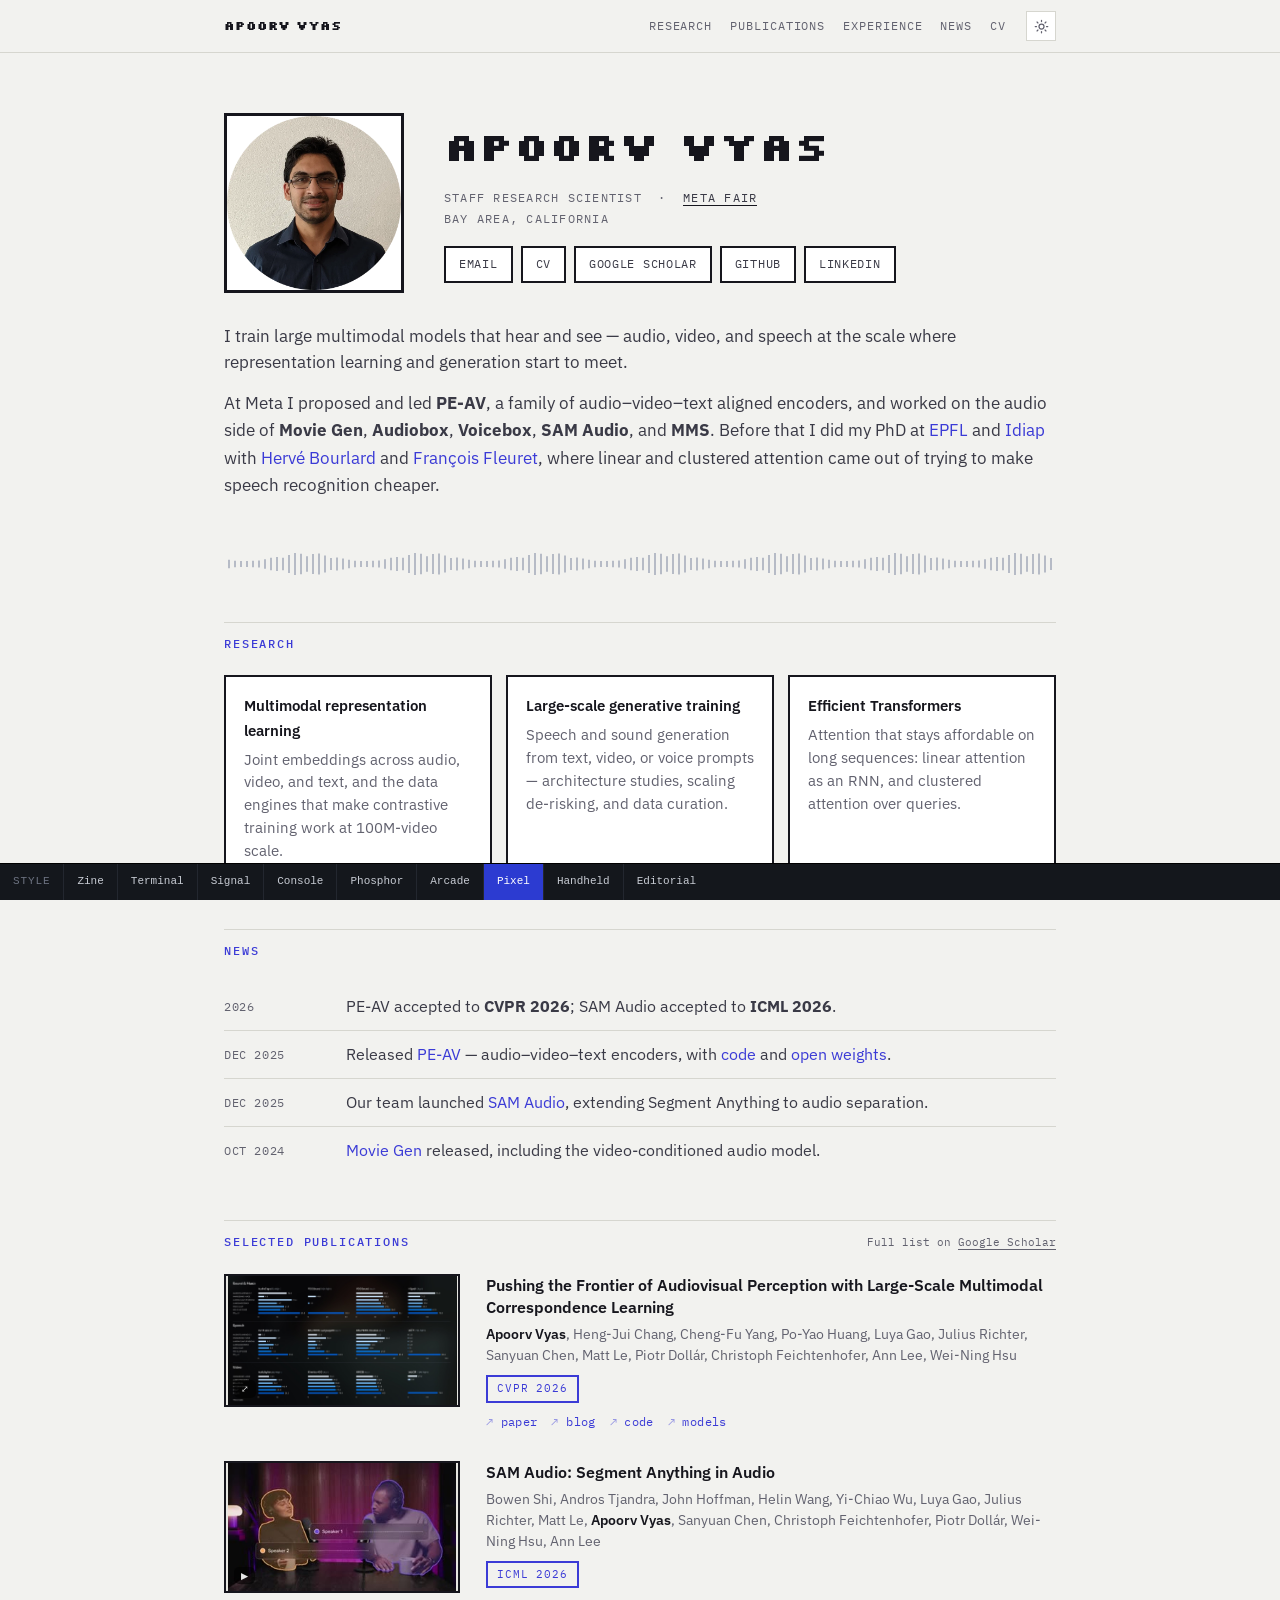
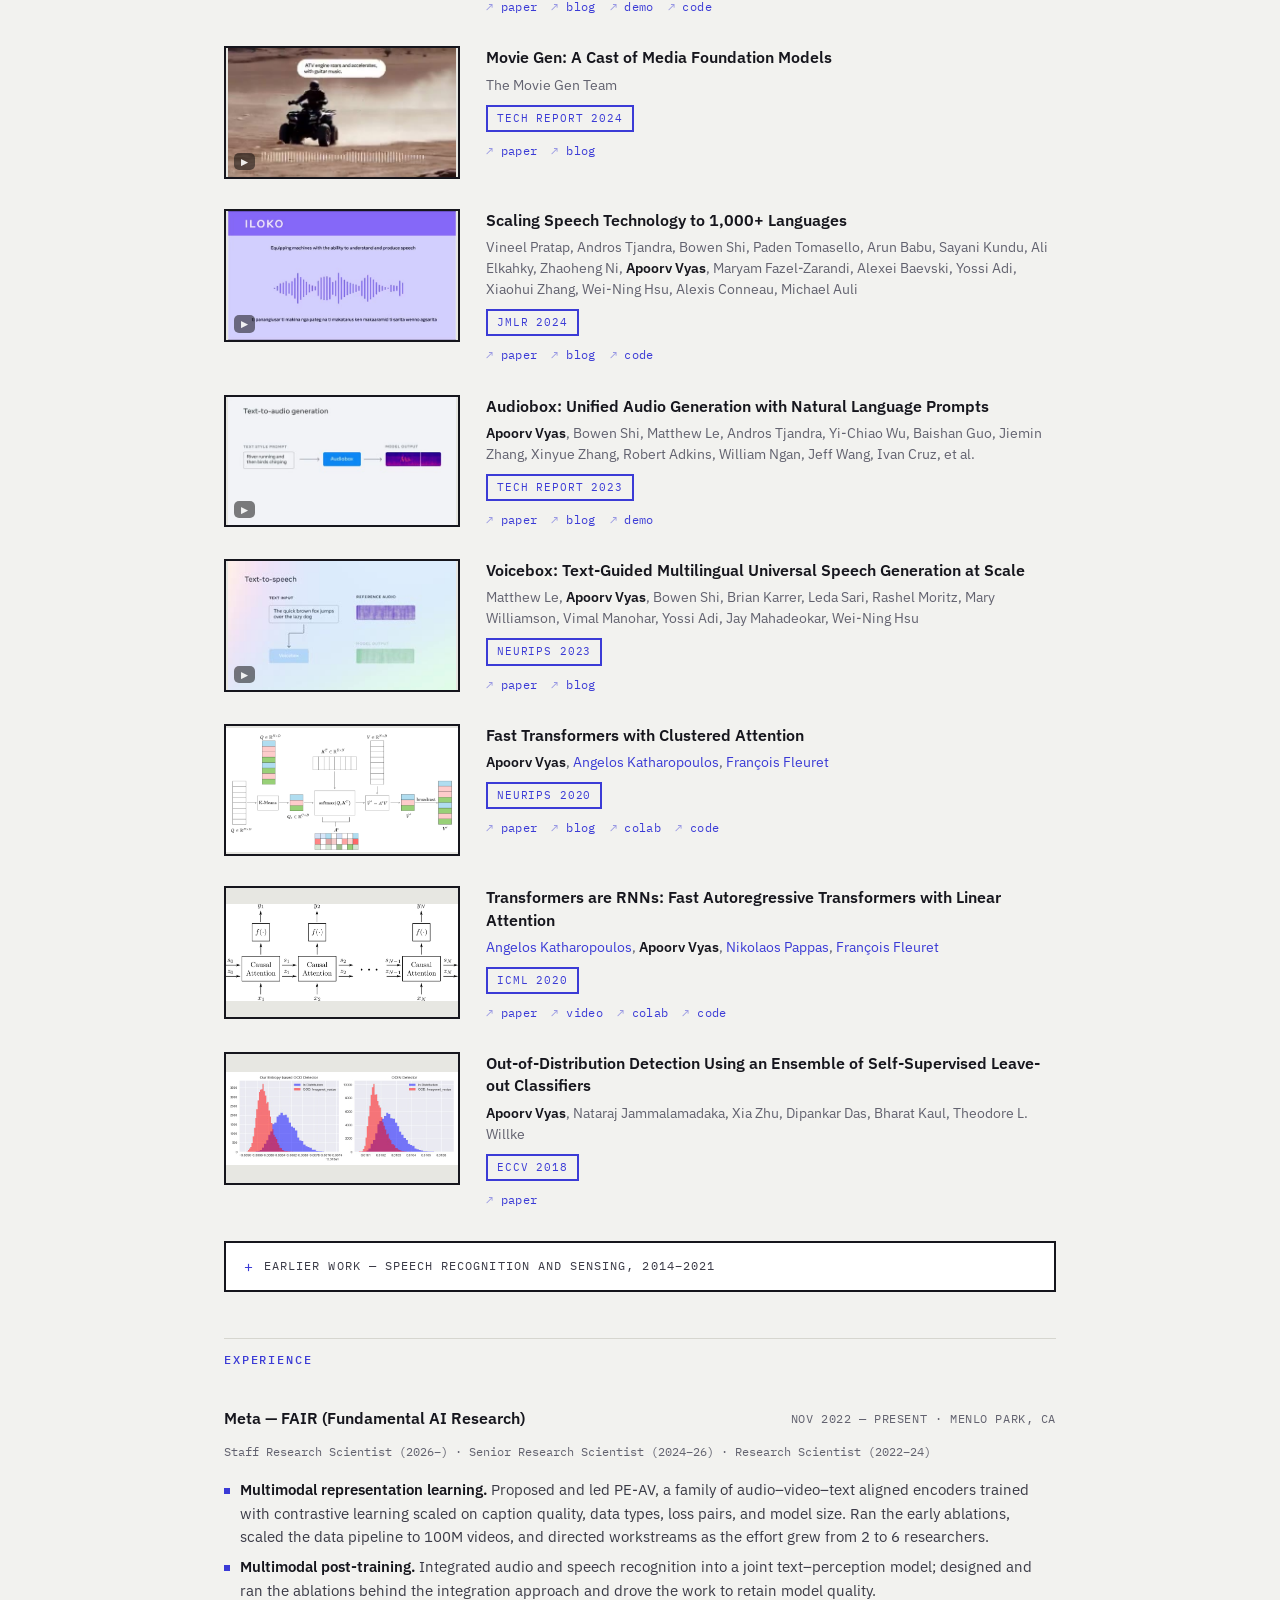
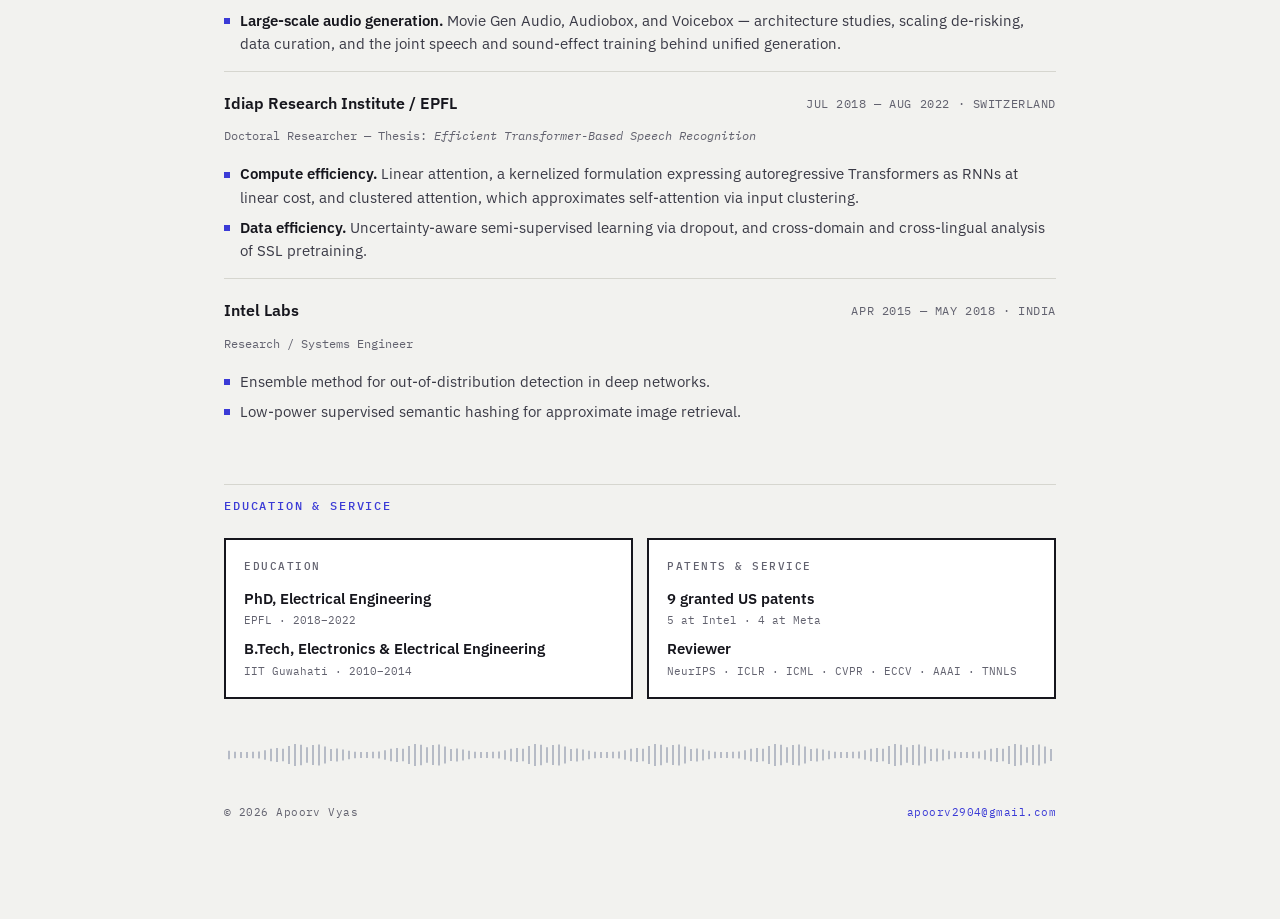
<file: preview-pixel.html>
<!DOCTYPE html>
<html lang="en">
<head>
<meta charset="utf-8">
<meta name="viewport" content="width=device-width, initial-scale=1">
<title>Apoorv Vyas — Pixel</title>

<meta name="author" content="Apoorv Vyas">
<meta name="description" content="Apoorv Vyas is a Staff Research Scientist at Meta FAIR working on multimodal representation learning, large-scale audio and video generation, and efficient Transformers.">

<link rel="canonical" href="https://apoorv2904.github.io/">
<meta property="og:type" content="profile">
<meta property="og:title" content="Apoorv Vyas">
<meta property="og:description" content="Staff Research Scientist at Meta FAIR. Multimodal representation learning, large-scale audio generation, efficient Transformers.">
<meta property="og:url" content="https://apoorv2904.github.io/">
<meta property="og:image" content="https://apoorv2904.github.io/images/social-card.jpg">
<meta name="twitter:card" content="summary_large_image">

<link rel="icon" type="image/svg+xml" href="favicon-pixel.svg">

<link rel="preconnect" href="https://fonts.googleapis.com">
<link rel="preconnect" href="https://fonts.gstatic.com" crossorigin>
<link href="https://fonts.googleapis.com/css2?family=Silkscreen:wght@400;700&family=IBM+Plex+Mono:wght@400;500&family=IBM+Plex+Sans:wght@400;500;600&display=swap" rel="stylesheet">
<link rel="stylesheet" href="style.css">
<link rel="stylesheet" href="style-pixel.css">

<script>
  // Applied before paint so the chosen theme does not flash.
  (function () {
    try {
      var t = localStorage.getItem("theme");
      if (t === "light" || t === "dark") {
        document.documentElement.setAttribute("data-theme", t);
      }
    } catch (e) {}
  })();
</script>

<style>
  .abbar{position:fixed;left:0;right:0;bottom:0;z-index:150;display:flex;align-items:stretch;
    font-family:ui-monospace,Menlo,monospace;font-size:11px;background:#14171C;color:#9AA1AE;
    border-top:1px solid #000}
  .abbar b{padding:9px 13px;font-weight:500;color:#6C7280;letter-spacing:.08em;
    text-transform:uppercase;white-space:nowrap;position:sticky;left:0;background:#14171C}
  .abbar a{padding:9px 13px;color:#C7CBD3;text-decoration:none;border-left:1px solid #23272F;white-space:nowrap}
  .abbar a:hover{background:#1D222A;color:#fff}
  .abbar a.on{background:#2C3BD1;color:#fff}
  body{padding-bottom:42px}
</style>
</head>

<body>
<a class="skip" href="#main">Skip to content</a>

<nav class="nav">
  <div class="wrap nav-inner">
    <a class="nav-name" href="#top">Apoorv<span class="nav-surname">&nbsp;Vyas</span></a>
    <div class="nav-links">
      <a href="#research">Research</a>
      <a href="#publications" class="nav-opt-sm">Publications</a>
      <a href="#experience" class="nav-opt">Experience</a>
      <a href="#news" class="nav-opt">News</a>
      <a href="data/Apoorv_Vyas_CV.pdf">CV</a>
    </div>
    <button class="theme-btn" id="theme-btn" type="button" aria-label="Switch between light and dark theme">
      <svg class="icon-light" viewBox="0 0 24 24" fill="none" stroke="currentColor" stroke-width="2" stroke-linecap="round" aria-hidden="true">
        <circle cx="12" cy="12" r="4"></circle>
        <path d="M12 2v2M12 20v2M4.9 4.9l1.4 1.4M17.7 17.7l1.4 1.4M2 12h2M20 12h2M4.9 19.1l1.4-1.4M17.7 6.3l1.4-1.4"></path>
      </svg>
      <svg class="icon-dark" viewBox="0 0 24 24" fill="none" stroke="currentColor" stroke-width="2" stroke-linecap="round" stroke-linejoin="round" aria-hidden="true">
        <path d="M21 12.8A9 9 0 1 1 11.2 3a7 7 0 0 0 9.8 9.8z"></path>
      </svg>
    </button>
  </div>
</nav>

<main id="main">
<div class="wrap" id="top">

  <!-- ============================================================ HERO -->
  <header class="hero">
    <div class="hero-top">
      <picture>
        <source srcset="images/apoorv-vyas.webp" type="image/webp">
        <img class="portrait" src="images/apoorv-vyas.png" width="180" height="180"
             alt="Apoorv Vyas">
      </picture>

      <div class="hero-id">
        <h1 class="hero-name">Apoorv Vyas</h1>

        <p class="hero-role">
          Staff Research Scientist &nbsp;·&nbsp;
          <a href="https://ai.meta.com/research/">Meta&nbsp;FAIR</a><br>
          Bay Area, California
        </p>

        <ul class="links">
          <li><a href="mailto:apoorv2904@gmail.com">Email</a></li>
          <li><a href="data/Apoorv_Vyas_CV.pdf">CV</a></li>
          <li><a href="https://scholar.google.com/citations?user=7EoDBR0AAAAJ&amp;hl=en">Google Scholar</a></li>
          <li><a href="https://github.com/apoorv2904">GitHub</a></li>
          <li><a href="https://www.linkedin.com/in/apoorv2904">LinkedIn</a></li>
          <!-- <li><a href="https://twitter.com/apoorv2904">Twitter / X</a></li> -->
        </ul>
      </div>
    </div>

    <div class="hero-bio">
      <p class="lede">
        I train large multimodal models that hear and see — audio, video, and speech at
        the scale where representation learning and generation start to meet.
      </p>

      <p>
        At Meta I proposed and led <strong>PE-AV</strong>, a family of audio–video–text
        aligned encoders, and worked on the audio side of
        <strong>Movie&nbsp;Gen</strong>, <strong>Audiobox</strong>,
        <strong>Voicebox</strong>, <strong>SAM&nbsp;Audio</strong>, and
        <strong>MMS</strong>. Before that I did my PhD at
        <a href="https://www.epfl.ch/en/">EPFL</a> and
        <a href="https://www.idiap.ch/en">Idiap</a> with
        <a href="https://people.idiap.ch/bourlard">Hervé Bourlard</a> and
        <a href="https://fleuret.org/francois/">François Fleuret</a>, where linear and
        clustered attention came out of trying to make speech recognition cheaper.
      </p>

      <!-- Uncomment when you want the job search to be public:
      <p class="lede" style="color:var(--signal)">
        I'm currently exploring new research roles — please get in touch.
      </p>
      -->

      <!-- Stamped at deploy time from the CV's git history. Stays hidden
           until then, so a plain local preview shows nothing odd. -->
      <p class="cv-stamp"><!--CV_UPDATED--></p>
    </div>
  </header>

  <div class="wave-rule" aria-hidden="true"></div>

  <!-- ======================================================== RESEARCH -->
  <section class="section" id="research">
    <div class="section-head"><h2>Research</h2></div>

    <div class="focus">
      <article class="focus-card">
        <h3>Multimodal representation learning</h3>
        <p>Joint embeddings across audio, video, and text, and the data engines
           that make contrastive training work at 100M-video scale.</p>
      </article>
      <article class="focus-card">
        <h3>Large-scale generative training</h3>
        <p>Speech and sound generation from text, video, or voice prompts —
           architecture studies, scaling de-risking, and data curation.</p>
      </article>
      <article class="focus-card">
        <h3>Efficient Transformers</h3>
        <p>Attention that stays affordable on long sequences: linear attention
           as an RNN, and clustered attention over queries.</p>
      </article>
    </div>
  </section>

  <!-- ============================================================ NEWS -->
  <section class="section" id="news">
    <div class="section-head"><h2>News</h2></div>

    <div class="news">
      <div class="news-item">
        <div class="news-date">2026</div>
        <p>PE-AV accepted to <strong>CVPR 2026</strong>; SAM Audio accepted to
           <strong>ICML 2026</strong>.</p>
      </div>
      <div class="news-item">
        <div class="news-date">Dec 2025</div>
        <p>Released <a href="https://arxiv.org/abs/2512.19687">PE-AV</a> — audio–video–text
           encoders, with
           <a href="https://github.com/facebookresearch/perception_models">code</a> and
           <a href="https://huggingface.co/collections/facebook/perception-encoder-audio-visual">open weights</a>.</p>
      </div>
      <div class="news-item">
        <div class="news-date">Dec 2025</div>
        <p>Our team launched <a href="https://ai.meta.com/samaudio/">SAM Audio</a>,
           extending Segment Anything to audio separation.</p>
      </div>
      <div class="news-item">
        <div class="news-date">Oct 2024</div>
        <p><a href="https://ai.meta.com/research/movie-gen/">Movie Gen</a> released,
           including the video-conditioned audio model.</p>
      </div>
    </div>
  </section>

  <!-- ==================================================== PUBLICATIONS -->
  <section class="section" id="publications">
    <div class="section-head">
      <h2>Selected publications</h2>
      <span class="section-note">Full list on
        <a href="https://scholar.google.com/citations?user=7EoDBR0AAAAJ&amp;hl=en">Google Scholar</a></span>
    </div>

    <div class="pubs">

      <!-- PE-AV -->
      <article class="pub">
        <a class="pub-media is-zoom" href="images/pe-av-results.jpg"
           aria-label="Open the PE-AV benchmark figure at full size">
          <img src="images/pe-av-results.jpg" width="1921" height="1080" loading="lazy"
               alt="Zero-shot benchmark results for PE-AV across sound and music, speech, and video tasks">
        </a>
        <div>
          <h3 class="pub-title">
            <a href="https://arxiv.org/abs/2512.19687">Pushing the Frontier of Audiovisual
            Perception with Large-Scale Multimodal Correspondence Learning</a>
          </h3>
          <p class="pub-authors">
            <span class="me">Apoorv Vyas</span>, Heng-Jui Chang, Cheng-Fu Yang,
            Po-Yao Huang, Luya Gao, Julius Richter, Sanyuan Chen, Matt Le,
            Piotr Dollár, Christoph Feichtenhofer, Ann Lee, Wei-Ning Hsu
          </p>
          <div class="pub-meta">
            <span class="chip chip-venue">CVPR 2026</span>
          </div>
          <div class="pub-links">
            <a href="https://arxiv.org/abs/2512.19687">paper</a>
            <a href="https://ai.meta.com/research/publications/pushing-the-frontier-of-audiovisual-perception-with-large-scale-multimodal-correspondence-learning/">blog</a>
            <a href="https://github.com/facebookresearch/perception_models">code</a>
            <a href="https://huggingface.co/collections/facebook/perception-encoder-audio-visual">models</a>
          </div>
        </div>
      </article>

      <!-- SAM Audio -->
      <article class="pub">
        <div class="pub-media" data-playable>
          <video muted loop playsinline preload="none" poster="images/poster-sam-audio.jpg"
                 aria-label="SAM Audio demo clip">
            <source src="media/sam-audio.mp4" type="video/mp4">
          </video>
          <button class="sound-btn" type="button" aria-label="Play this clip with sound">
            <svg class="i-off" viewBox="0 0 24 24" fill="none" stroke="currentColor" stroke-width="2" stroke-linecap="round" stroke-linejoin="round" aria-hidden="true"><path d="M11 5 6 9H2v6h4l5 4z"/><path d="m22 9-6 6M16 9l6 6"/></svg>
            <svg class="i-on" viewBox="0 0 24 24" fill="none" stroke="currentColor" stroke-width="2" stroke-linecap="round" stroke-linejoin="round" aria-hidden="true"><path d="M11 5 6 9H2v6h4l5 4z"/><path d="M15.5 8.5a5 5 0 0 1 0 7M18.5 5.5a9 9 0 0 1 0 13"/></svg>
          </button>
        </div>
        <div>
          <h3 class="pub-title">
            <a href="https://arxiv.org/abs/2512.18099">SAM Audio: Segment Anything in Audio</a>
          </h3>
          <p class="pub-authors">
            Bowen Shi, Andros Tjandra, John Hoffman, Helin Wang, Yi-Chiao Wu, Luya Gao,
            Julius Richter, Matt Le, <span class="me">Apoorv Vyas</span>, Sanyuan Chen,
            Christoph Feichtenhofer, Piotr Dollár, Wei-Ning Hsu, Ann Lee
          </p>
          <div class="pub-meta">
            <span class="chip chip-venue">ICML 2026</span>
          </div>
          <div class="pub-links">
            <a href="https://arxiv.org/abs/2512.18099">paper</a>
            <a href="https://ai.meta.com/samaudio/">blog</a>
            <a href="https://aidemos.meta.com/segment-anything/editor/segment-audio">demo</a>
            <a href="https://github.com/facebookresearch/sam-audio">code</a>
          </div>
        </div>
      </article>

      <!-- Movie Gen -->
      <article class="pub">
        <div class="pub-media" data-playable>
          <video muted loop playsinline preload="none" poster="images/poster-movie-gen.jpg"
                 aria-label="Movie Gen Audio demo clip">
            <source src="media/movie-gen.mp4" type="video/mp4">
          </video>
          <button class="sound-btn" type="button" aria-label="Play this clip with sound">
            <svg class="i-off" viewBox="0 0 24 24" fill="none" stroke="currentColor" stroke-width="2" stroke-linecap="round" stroke-linejoin="round" aria-hidden="true"><path d="M11 5 6 9H2v6h4l5 4z"/><path d="m22 9-6 6M16 9l6 6"/></svg>
            <svg class="i-on" viewBox="0 0 24 24" fill="none" stroke="currentColor" stroke-width="2" stroke-linecap="round" stroke-linejoin="round" aria-hidden="true"><path d="M11 5 6 9H2v6h4l5 4z"/><path d="M15.5 8.5a5 5 0 0 1 0 7M18.5 5.5a9 9 0 0 1 0 13"/></svg>
          </button>
        </div>
        <div>
          <h3 class="pub-title">
            <a href="https://arxiv.org/abs/2410.13720">Movie Gen: A Cast of Media Foundation Models</a>
          </h3>
          <p class="pub-authors">The Movie Gen Team</p>
          <div class="pub-meta">
            <span class="chip chip-venue">Tech report 2024</span>
          </div>
          <div class="pub-links">
            <a href="https://arxiv.org/abs/2410.13720">paper</a>
            <a href="https://ai.meta.com/research/movie-gen/">blog</a>
          </div>
        </div>
      </article>

      <!-- MMS -->
      <article class="pub">
        <div class="pub-media" data-playable>
          <video muted loop playsinline preload="none" poster="images/poster-mms.jpg"
                 aria-label="MMS text-to-speech demo across low-resource languages">
            <source src="media/mms.mp4" type="video/mp4">
          </video>
          <button class="sound-btn" type="button" aria-label="Play this clip with sound">
            <svg class="i-off" viewBox="0 0 24 24" fill="none" stroke="currentColor" stroke-width="2" stroke-linecap="round" stroke-linejoin="round" aria-hidden="true"><path d="M11 5 6 9H2v6h4l5 4z"/><path d="m22 9-6 6M16 9l6 6"/></svg>
            <svg class="i-on" viewBox="0 0 24 24" fill="none" stroke="currentColor" stroke-width="2" stroke-linecap="round" stroke-linejoin="round" aria-hidden="true"><path d="M11 5 6 9H2v6h4l5 4z"/><path d="M15.5 8.5a5 5 0 0 1 0 7M18.5 5.5a9 9 0 0 1 0 13"/></svg>
          </button>
        </div>
        <div>
          <h3 class="pub-title">
            <a href="https://arxiv.org/abs/2305.13516">Scaling Speech Technology to 1,000+ Languages</a>
          </h3>
          <p class="pub-authors">
            Vineel Pratap, Andros Tjandra, Bowen Shi, Paden Tomasello, Arun Babu,
            Sayani Kundu, Ali Elkahky, Zhaoheng Ni, <span class="me">Apoorv Vyas</span>,
            Maryam Fazel-Zarandi, Alexei Baevski, Yossi Adi, Xiaohui Zhang,
            Wei-Ning Hsu, Alexis Conneau, Michael Auli
          </p>
          <div class="pub-meta">
            <span class="chip chip-venue">JMLR 2024</span>
          </div>
          <div class="pub-links">
            <a href="https://arxiv.org/abs/2305.13516">paper</a>
            <a href="https://ai.meta.com/blog/multilingual-model-speech-recognition/">blog</a>
            <a href="https://github.com/facebookresearch/fairseq/blob/main/examples/mms/README.md">code</a>
          </div>
        </div>
      </article>

      <!-- Audiobox -->
      <article class="pub">
        <div class="pub-media" data-playable>
          <video muted loop playsinline preload="none" poster="images/poster-audiobox.jpg"
                 aria-label="Audiobox demo clip">
            <source src="media/audiobox.mp4" type="video/mp4">
          </video>
          <button class="sound-btn" type="button" aria-label="Play this clip with sound">
            <svg class="i-off" viewBox="0 0 24 24" fill="none" stroke="currentColor" stroke-width="2" stroke-linecap="round" stroke-linejoin="round" aria-hidden="true"><path d="M11 5 6 9H2v6h4l5 4z"/><path d="m22 9-6 6M16 9l6 6"/></svg>
            <svg class="i-on" viewBox="0 0 24 24" fill="none" stroke="currentColor" stroke-width="2" stroke-linecap="round" stroke-linejoin="round" aria-hidden="true"><path d="M11 5 6 9H2v6h4l5 4z"/><path d="M15.5 8.5a5 5 0 0 1 0 7M18.5 5.5a9 9 0 0 1 0 13"/></svg>
          </button>
        </div>
        <div>
          <h3 class="pub-title">
            <a href="https://arxiv.org/abs/2312.15821">Audiobox: Unified Audio Generation
            with Natural Language Prompts</a>
          </h3>
          <p class="pub-authors">
            <span class="me">Apoorv Vyas</span>, Bowen Shi, Matthew Le, Andros Tjandra,
            Yi-Chiao Wu, Baishan Guo, Jiemin Zhang, Xinyue Zhang, Robert Adkins,
            William Ngan, Jeff Wang, Ivan Cruz, et al.
          </p>
          <div class="pub-meta">
            <span class="chip chip-venue">Tech report 2023</span>
          </div>
          <div class="pub-links">
            <a href="https://arxiv.org/abs/2312.15821">paper</a>
            <a href="https://ai.meta.com/blog/audiobox-generating-audio-voice-natural-language-prompts/">blog</a>
            <a href="https://audiobox.metademolab.com/">demo</a>
          </div>
        </div>
      </article>

      <!-- Voicebox -->
      <article class="pub">
        <div class="pub-media" data-playable>
          <video muted loop playsinline preload="none" poster="images/poster-voicebox.jpg"
                 aria-label="Voicebox demo clip">
            <source src="media/voicebox.mp4" type="video/mp4">
          </video>
          <button class="sound-btn" type="button" aria-label="Play this clip with sound">
            <svg class="i-off" viewBox="0 0 24 24" fill="none" stroke="currentColor" stroke-width="2" stroke-linecap="round" stroke-linejoin="round" aria-hidden="true"><path d="M11 5 6 9H2v6h4l5 4z"/><path d="m22 9-6 6M16 9l6 6"/></svg>
            <svg class="i-on" viewBox="0 0 24 24" fill="none" stroke="currentColor" stroke-width="2" stroke-linecap="round" stroke-linejoin="round" aria-hidden="true"><path d="M11 5 6 9H2v6h4l5 4z"/><path d="M15.5 8.5a5 5 0 0 1 0 7M18.5 5.5a9 9 0 0 1 0 13"/></svg>
          </button>
        </div>
        <div>
          <h3 class="pub-title">
            <a href="https://arxiv.org/abs/2306.15687">Voicebox: Text-Guided Multilingual
            Universal Speech Generation at Scale</a>
          </h3>
          <p class="pub-authors">
            Matthew Le, <span class="me">Apoorv Vyas</span>, Bowen Shi, Brian Karrer,
            Leda Sari, Rashel Moritz, Mary Williamson, Vimal Manohar, Yossi Adi,
            Jay Mahadeokar, Wei-Ning Hsu
          </p>
          <div class="pub-meta">
            <span class="chip chip-venue">NeurIPS 2023</span>
          </div>
          <div class="pub-links">
            <a href="https://arxiv.org/abs/2306.15687">paper</a>
            <a href="https://voicebox.metademolab.com/">blog</a>
          </div>
        </div>
      </article>

      <!-- Clustered attention -->
      <article class="pub">
        <div class="pub-media">
          <img src="images/neurips_2020_fast.jpg" alt="" loading="lazy">
        </div>
        <div>
          <h3 class="pub-title">
            <a href="https://arxiv.org/abs/2007.04825">Fast Transformers with Clustered Attention</a>
          </h3>
          <p class="pub-authors">
            <span class="me">Apoorv Vyas</span>,
            <a href="https://angeloskath.github.io/">Angelos Katharopoulos</a>,
            <a href="https://fleuret.org/francois/">François Fleuret</a>
          </p>
          <div class="pub-meta">
            <span class="chip chip-venue">NeurIPS 2020</span>
          </div>
          <div class="pub-links">
            <a href="https://arxiv.org/abs/2007.04825">paper</a>
            <a href="https://clustered-transformers.github.io/blog">blog</a>
            <a href="https://colab.research.google.com/drive/1E8BYQf3Puxb643LOyIjT-0m3yXGO28ev?usp=sharing">colab</a>
            <a href="https://github.com/idiap/fast-transformers">code</a>
          </div>
        </div>
      </article>

      <!-- Linear attention -->
      <article class="pub">
        <div class="pub-media">
          <img src="images/icml_2020_transformers.jpg" alt="" loading="lazy">
        </div>
        <div>
          <h3 class="pub-title">
            <a href="https://arxiv.org/abs/2006.16236">Transformers are RNNs: Fast
            Autoregressive Transformers with Linear Attention</a>
          </h3>
          <p class="pub-authors">
            <a href="https://angeloskath.github.io/">Angelos Katharopoulos</a>,
            <span class="me">Apoorv Vyas</span>,
            <a href="https://nik0spapp.github.io/">Nikolaos Pappas</a>,
            <a href="https://fleuret.org/francois/">François Fleuret</a>
          </p>
          <div class="pub-meta">
            <span class="chip chip-venue">ICML 2020</span>
          </div>
          <div class="pub-links">
            <a href="https://arxiv.org/abs/2006.16236">paper</a>
            <a href="https://youtu.be/KBWh7XCUAi8">video</a>
            <a href="https://colab.research.google.com/drive/1BV4OaWRAHYGeimO0cqHD86GfnfgUaKD4?usp=sharing">colab</a>
            <a href="https://github.com/idiap/fast-transformers">code</a>
          </div>
        </div>
      </article>

      <!-- OOD -->
      <article class="pub">
        <div class="pub-media">
          <img src="images/eccv_2018_ood.jpg" alt="" loading="lazy">
        </div>
        <div>
          <h3 class="pub-title">
            <a href="https://arxiv.org/abs/1809.03576">Out-of-Distribution Detection Using
            an Ensemble of Self-Supervised Leave-out Classifiers</a>
          </h3>
          <p class="pub-authors">
            <span class="me">Apoorv Vyas</span>, Nataraj Jammalamadaka, Xia Zhu,
            Dipankar Das, Bharat Kaul, Theodore L. Willke
          </p>
          <div class="pub-meta">
            <span class="chip chip-venue">ECCV 2018</span>
          </div>
          <div class="pub-links">
            <a href="https://arxiv.org/abs/1809.03576">paper</a>
          </div>
        </div>
      </article>

    </div>

    <!-- ------------------------------------------------ earlier work -->
    <details class="earlier">
      <summary>Earlier work — speech recognition and sensing, 2014–2021</summary>
      <div class="earlier-body">

        <article class="pub-sm">
          <div class="pub-media"><img src="images/wav2vec2.jpg" alt="" loading="lazy"></div>
          <div>
            <h3 class="pub-title">
              <a href="https://arxiv.org/abs/2104.02558">Comparing CTC and LFMMI for
              Out-of-Domain Adaptation of wav2vec 2.0 Acoustic Models</a>
            </h3>
            <p class="pub-authors">
              <span class="me">Apoorv Vyas</span>, Srikanth Madikeri, Hervé Bourlard
            </p>
            <div class="pub-meta"><span class="chip chip-venue">Interspeech 2021</span></div>
            <div class="pub-links"><a href="https://arxiv.org/abs/2104.02558">paper</a></div>
          </div>
        </article>

        <article class="pub-sm">
          <div class="pub-media"><img src="images/arxiv_2020_lfmmi.jpg" alt="" loading="lazy"></div>
          <div>
            <h3 class="pub-title">
              <a href="https://arxiv.org/abs/2012.14252">Lattice-Free MMI Adaptation of
              Self-Supervised Pretrained Acoustic Models</a>
            </h3>
            <p class="pub-authors">
              <span class="me">Apoorv Vyas</span>, Srikanth Madikeri, Hervé Bourlard
            </p>
            <div class="pub-meta"><span class="chip chip-venue">ICASSP 2021</span></div>
            <div class="pub-links">
              <a href="https://arxiv.org/abs/2012.14252">paper</a>
              <a href="https://github.com/idiap/apam">code</a>
            </div>
          </div>
        </article>

        <article class="pub-sm">
          <div class="pub-media"><img src="images/interspeech_2019_unbiassed.jpg" alt="" loading="lazy"></div>
          <div>
            <h3 class="pub-title">
              <a href="https://www.isca-archive.org/interspeech_2019/tong19b_interspeech.html">Unbiased
              Semi-supervised LF-MMI Training Using Dropout</a>
            </h3>
            <p class="pub-authors">
              Sibo Tong, <span class="me">Apoorv Vyas</span>,
              <a href="https://pgarner.github.io/">Philip N. Garner</a>, Hervé Bourlard
            </p>
            <div class="pub-meta"><span class="chip chip-venue">Interspeech 2019</span></div>
            <div class="pub-links">
              <a href="https://www.isca-archive.org/interspeech_2019/tong19b_interspeech.html">paper</a>
            </div>
          </div>
        </article>

        <article class="pub-sm">
          <div class="pub-media"><img src="images/icassp_2019_analyzing.jpg" alt="" loading="lazy"></div>
          <div>
            <h3 class="pub-title">
              <a href="https://ieeexplore.ieee.org/document/8683086">Analyzing Uncertainties
              in Speech Recognition Using Dropout</a>
            </h3>
            <p class="pub-authors">
              <span class="me">Apoorv Vyas</span>, Pranay Dighe, Sibo Tong, Hervé Bourlard
            </p>
            <div class="pub-meta"><span class="chip chip-venue">ICASSP 2019</span></div>
            <div class="pub-links">
              <a href="https://ieeexplore.ieee.org/document/8683086">paper</a>
            </div>
          </div>
        </article>

        <article class="pub-sm">
          <div class="pub-media"><img src="images/wfiot_2016_cs.jpg" alt="" loading="lazy"></div>
          <div>
            <h3 class="pub-title">
              <a href="https://ieeexplore.ieee.org/document/7845493">Power Efficient
              Compressive Sensing for Continuous Monitoring of ECG and PPG in a
              Wearable System</a>
            </h3>
            <p class="pub-authors">
              Vijay Natarajan, <span class="me">Apoorv Vyas</span>
            </p>
            <div class="pub-meta"><span class="chip chip-venue">WF-IoT 2016</span></div>
            <div class="pub-links">
              <a href="https://ieeexplore.ieee.org/document/7845493">paper</a>
            </div>
          </div>
        </article>

        <article class="pub-sm">
          <div class="pub-media"><img src="images/icvgip_2014_commercial.jpg" alt="" loading="lazy"></div>
          <div>
            <h3 class="pub-title">Commercial Block Detection in Broadcast News Videos</h3>
            <p class="pub-authors">
              <span class="me">Apoorv Vyas</span>, Raghvendra Kannao, Vishal Bhargava,
              <a href="https://www.iitg.ac.in/eee/pguha.html">Prithwijit Guha</a>
            </p>
            <div class="pub-meta"><span class="chip chip-venue">ICVGIP 2014</span></div>
            <div class="pub-links">
              <a href="https://dl.acm.org/doi/10.1145/2683483.2683546">paper</a>
            </div>
          </div>
        </article>

        <p class="pub-blurb" style="margin:0">
          Also: <em>Pkwrap: a PyTorch Package for LF-MMI Training of Acoustic Models</em>
          (Madikeri, Tong, Zuluaga-Gomez, <strong>Vyas</strong>, Motlicek, Bourlard) —
          <a href="https://arxiv.org/abs/2010.03466">paper</a> ·
          <a href="https://github.com/idiap/pkwrap">code</a>.
        </p>

      </div>
    </details>
  </section>

  <!-- ====================================================== EXPERIENCE -->
  <section class="section" id="experience">
    <div class="section-head"><h2>Experience</h2></div>

    <div class="roles">

      <article class="role">
        <h3 class="role-org">Meta — FAIR (Fundamental AI Research)</h3>
        <div class="role-when">Nov 2022 — Present · Menlo Park, CA</div>
        <p class="role-titles">
          Staff Research Scientist (2026–) · Senior Research Scientist (2024–26) ·
          Research Scientist (2022–24)
        </p>
        <ul class="role-body">
          <li><strong>Multimodal representation learning.</strong> Proposed and led PE-AV,
            a family of audio–video–text aligned encoders trained with contrastive learning
            scaled on caption quality, data types, loss pairs, and model size. Ran the early
            ablations, scaled the data pipeline to 100M videos, and directed workstreams as
            the effort grew from 2 to 6 researchers.</li>
          <li><strong>Multimodal post-training.</strong> Integrated audio and speech
            recognition into a joint text–perception model; designed and ran the ablations
            behind the integration approach and drove the work to retain model quality.</li>
          <li><strong>Large-scale audio generation.</strong> Movie Gen Audio, Audiobox,
            and Voicebox — architecture studies, scaling de-risking, data curation, and
            the joint speech and sound-effect training behind unified generation.</li>
        </ul>
      </article>

      <article class="role">
        <h3 class="role-org">Idiap Research Institute / EPFL</h3>
        <div class="role-when">Jul 2018 — Aug 2022 · Switzerland</div>
        <p class="role-titles">
          Doctoral Researcher — Thesis: <em>Efficient Transformer-Based Speech Recognition</em>
        </p>
        <ul class="role-body">
          <li><strong>Compute efficiency.</strong> Linear attention, a kernelized formulation
            expressing autoregressive Transformers as RNNs at linear cost, and clustered
            attention, which approximates self-attention via input clustering.</li>
          <li><strong>Data efficiency.</strong> Uncertainty-aware semi-supervised learning
            via dropout, and cross-domain and cross-lingual analysis of SSL pretraining.</li>
        </ul>
      </article>

      <article class="role">
        <h3 class="role-org">Intel Labs</h3>
        <div class="role-when">Apr 2015 — May 2018 · India</div>
        <p class="role-titles">Research / Systems Engineer</p>
        <ul class="role-body">
          <li>Ensemble method for out-of-distribution detection in deep networks.</li>
          <li>Low-power supervised semantic hashing for approximate image retrieval.</li>
        </ul>
      </article>

    </div>
  </section>

  <!-- ======================================================= EDUCATION -->
  <section class="section" id="education">
    <div class="section-head"><h2>Education &amp; service</h2></div>

    <div class="two-col">
      <div class="panel">
        <h3>Education</h3>
        <p><strong>PhD, Electrical Engineering</strong>
          <span class="sub">EPFL · 2018–2022</span></p>
        <p><strong>B.Tech, Electronics &amp; Electrical Engineering</strong>
          <span class="sub">IIT Guwahati · 2010–2014</span></p>
      </div>
      <div class="panel">
        <h3>Patents &amp; service</h3>
        <p><strong>9 granted US patents</strong>
          <span class="sub">5 at Intel · 4 at Meta</span></p>
        <p><strong>Reviewer</strong>
          <span class="sub">NeurIPS · ICLR · ICML · CVPR · ECCV · AAAI · TNNLS</span></p>
      </div>
    </div>
  </section>

  <div class="wave-rule wave-rule--end" aria-hidden="true"></div>

  <footer class="footer">
    <span>© 2026 Apoorv Vyas</span>
    <span><a href="mailto:apoorv2904@gmail.com">apoorv2904@gmail.com</a></span>
  </footer>

</div>
</main>

<script>
  // Theme toggle -------------------------------------------------------
  (function () {
    var btn = document.getElementById("theme-btn");
    if (!btn) return;
    btn.addEventListener("click", function () {
      var root = document.documentElement;
      var current = root.getAttribute("data-theme");
      if (!current) {
        current = window.matchMedia("(prefers-color-scheme: dark)").matches ? "dark" : "light";
      }
      var next = current === "dark" ? "light" : "dark";
      root.setAttribute("data-theme", next);
      try { localStorage.setItem("theme", next); } catch (e) {}
    });
  })();

  // Publication clips ---------------------------------------------------
  // Hover previews the clip muted. The sound button is the point though:
  // these are audio papers, so a silent preview only tells half the story.
  (function () {
    var boxes = [].slice.call(document.querySelectorAll(".pub-media[data-playable]"));
    var calm = window.matchMedia("(prefers-reduced-motion: reduce)").matches;

    function silence(except) {
      boxes.forEach(function (b) {
        if (b === except) return;
        var v = b.querySelector("video");
        if (!v) return;
        v.pause();
        v.muted = true;
        b.classList.remove("is-playing", "has-sound");
      });
    }

    boxes.forEach(function (box) {
      var vid = box.querySelector("video");
      var btn = box.querySelector(".sound-btn");
      if (!vid) return;

      function start() {
        var p = vid.play();
        if (p && p.catch) p.catch(function () {});
        box.classList.add("is-playing");
      }

      function stop() {
        if (box.classList.contains("has-sound")) return;  // audible: let it run
        vid.pause();
        box.classList.remove("is-playing");
      }

      if (!calm) {
        box.addEventListener("mouseenter", start);
        box.addEventListener("mouseleave", stop);
        box.addEventListener("focusin", start);
        box.addEventListener("focusout", stop);
      }

      if (btn) {
        btn.addEventListener("click", function (e) {
          e.preventDefault();
          e.stopPropagation();
          var on = box.classList.toggle("has-sound");
          if (on) {
            silence(box);
            vid.muted = false;
            btn.setAttribute("aria-label", "Mute this clip");
            start();
          } else {
            vid.muted = true;
            btn.setAttribute("aria-label", "Play this clip with sound");
          }
        });
      }

      vid.addEventListener("ended", function () {
        box.classList.remove("is-playing");
      });
    });
  })();
</script>

<script type="application/ld+json">
{
  "@context": "https://schema.org",
  "@type": "Person",
  "name": "Apoorv Vyas",
  "url": "https://apoorv2904.github.io/",
  "image": "https://apoorv2904.github.io/images/apoorv-vyas.png",
  "jobTitle": "Staff Research Scientist",
  "worksFor": { "@type": "Organization", "name": "Meta" },
  "alumniOf": [
    { "@type": "CollegeOrUniversity", "name": "EPFL" },
    { "@type": "CollegeOrUniversity", "name": "Indian Institute of Technology Guwahati" }
  ],
  "knowsAbout": [
    "Multimodal representation learning",
    "Audio generation",
    "Speech recognition",
    "Efficient Transformers"
  ],
  "sameAs": [
    "https://scholar.google.com/citations?user=7EoDBR0AAAAJ&hl=en",
    "https://github.com/apoorv2904",
    "https://www.linkedin.com/in/apoorv2904"
  ]
}
</script>

<div class="abbar"><b>Style</b><a href="preview-zine.html">Zine</a><a href="preview-terminal.html">Terminal</a><a href="preview-signal.html">Signal</a><a href="preview-console.html">Console</a><a href="preview-phosphor.html">Phosphor</a><a href="preview-arcade.html">Arcade</a><a href="preview-pixel.html" class="on">Pixel</a><a href="preview-handheld.html">Handheld</a><a href="preview-editorial.html">Editorial</a></div>
</body>
</html>
</file>
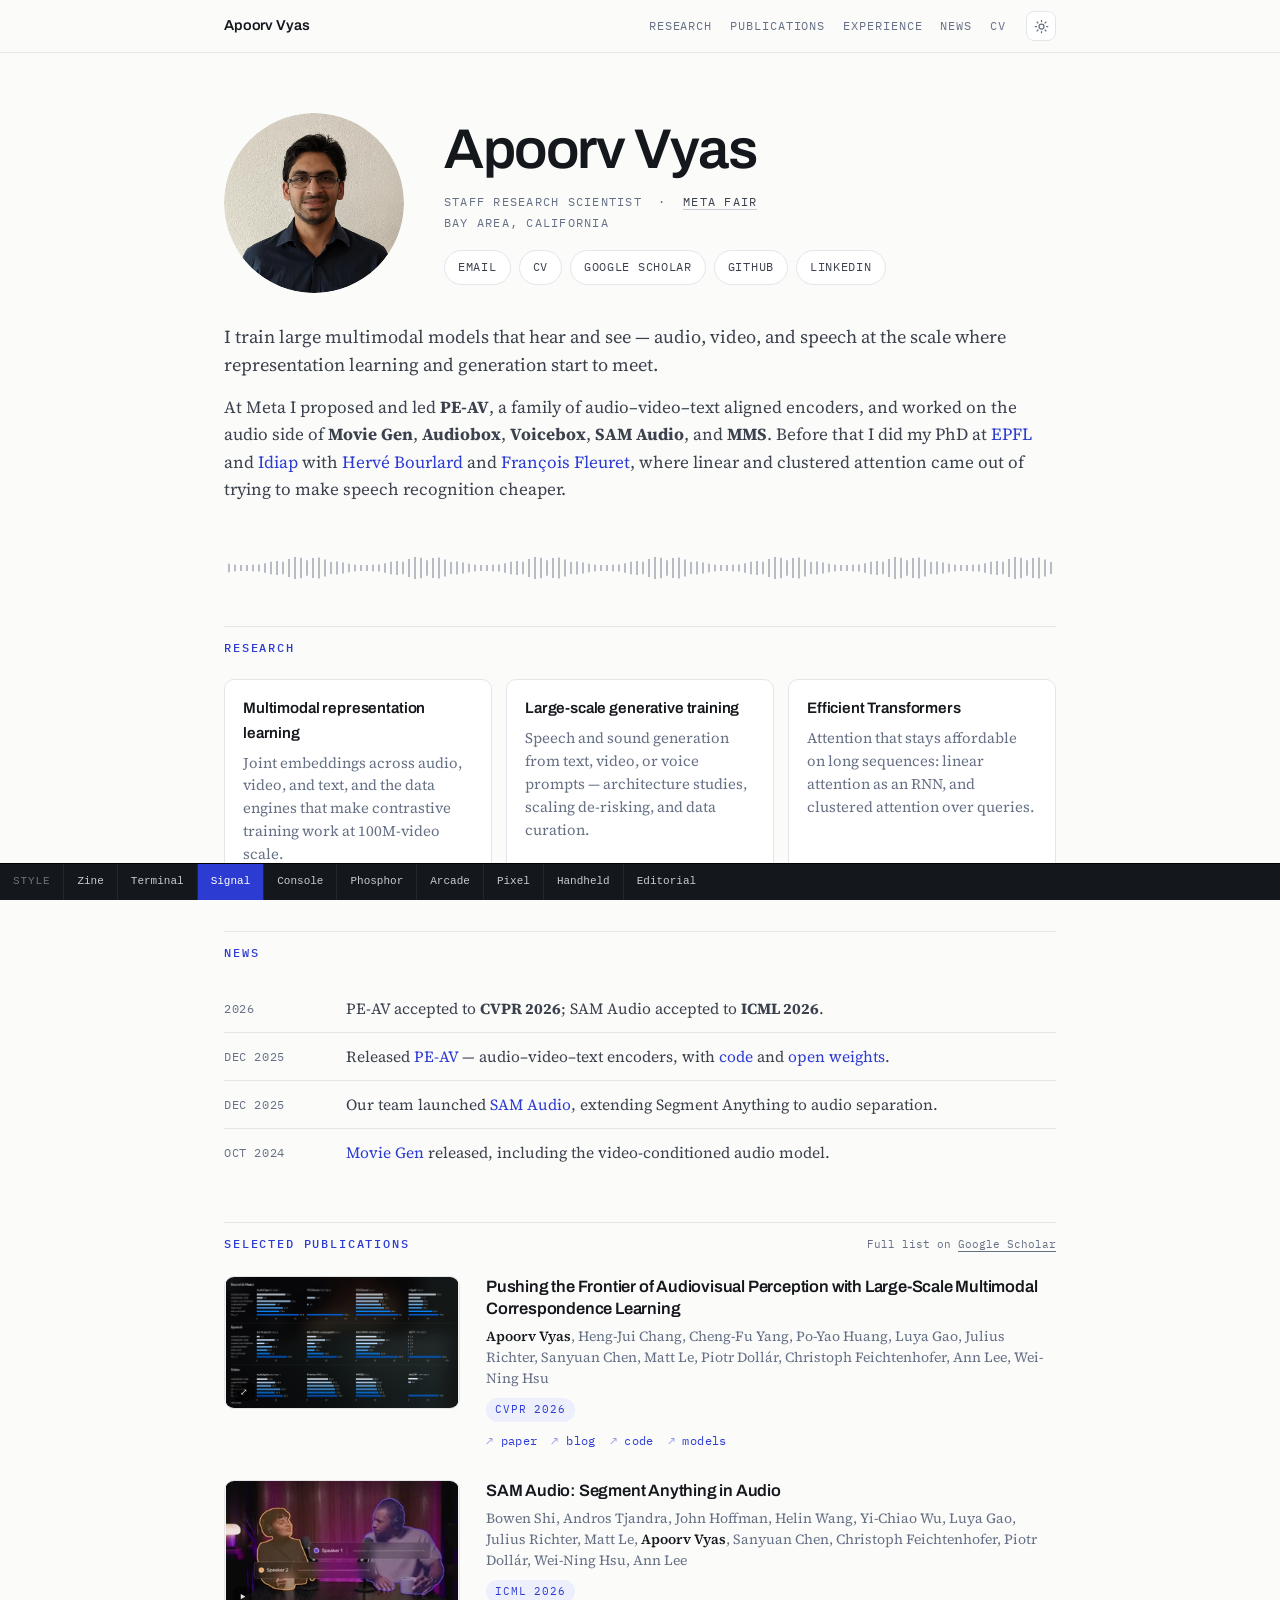
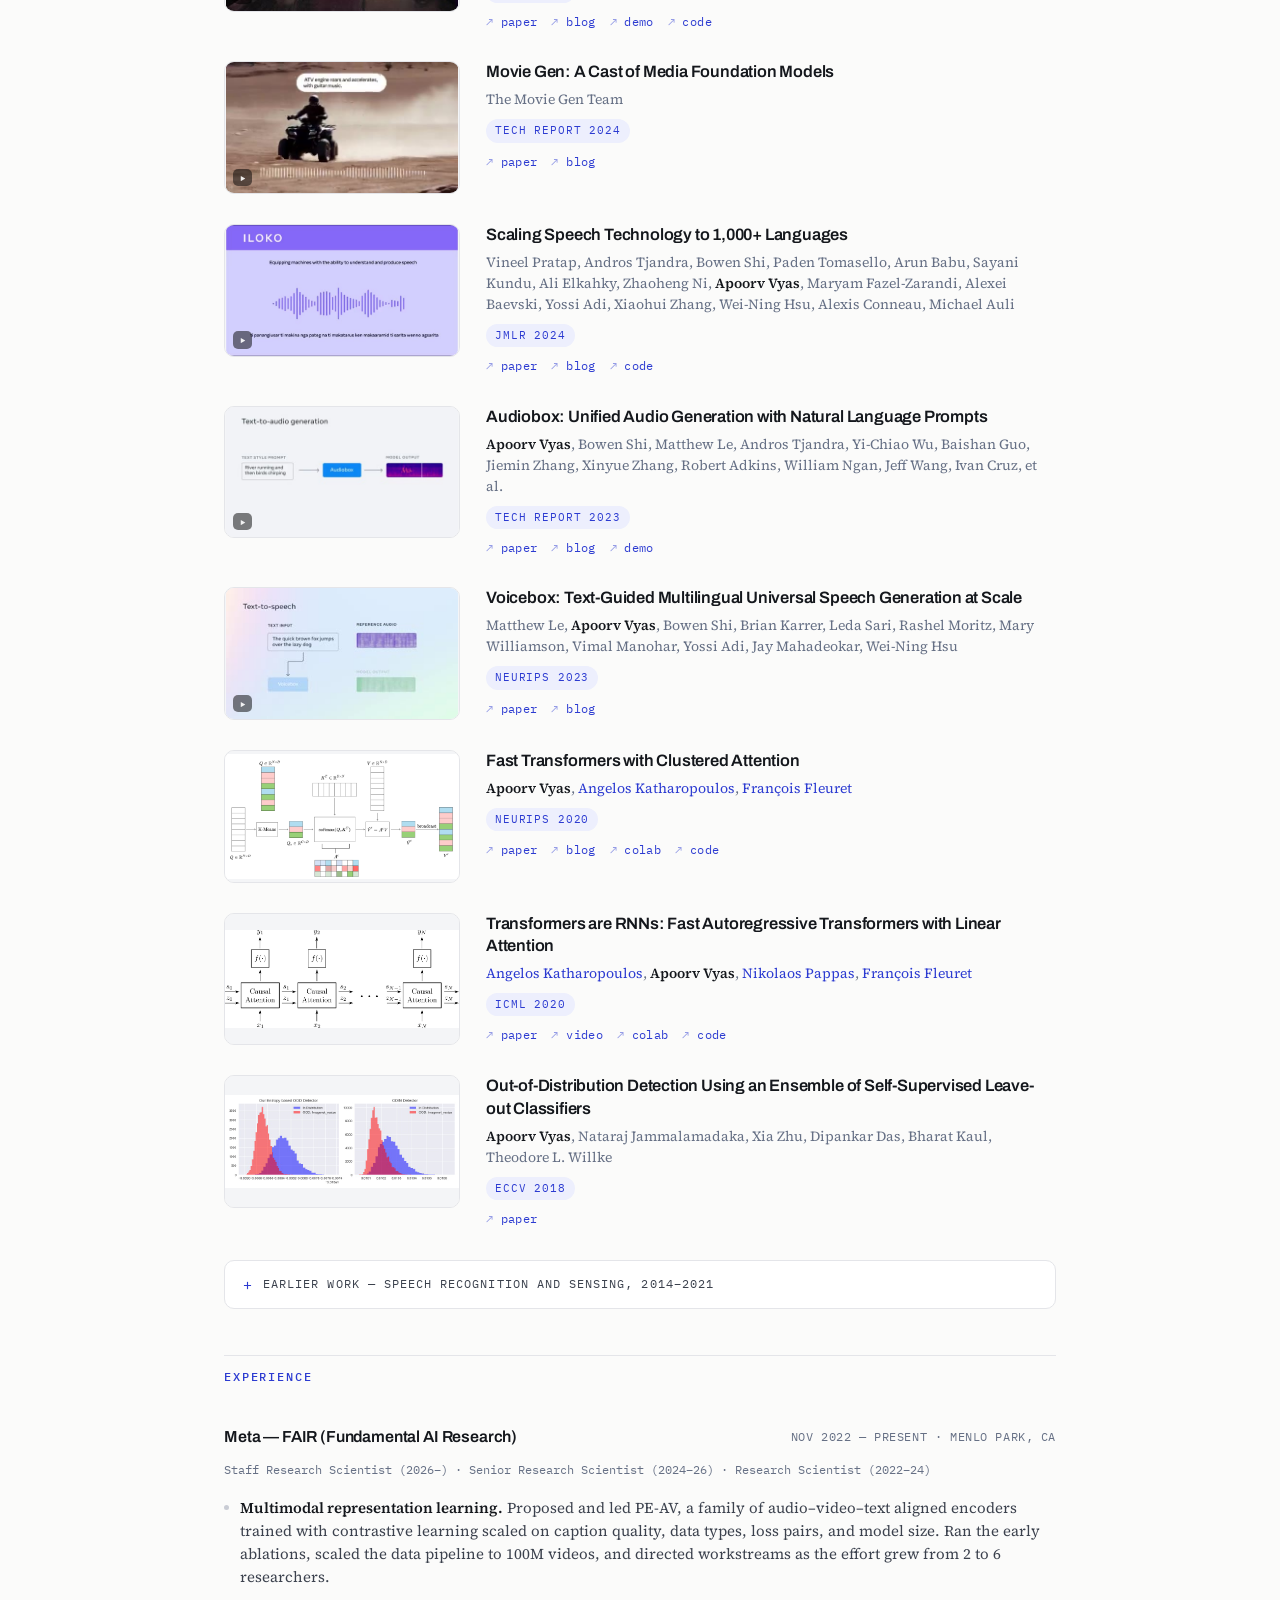
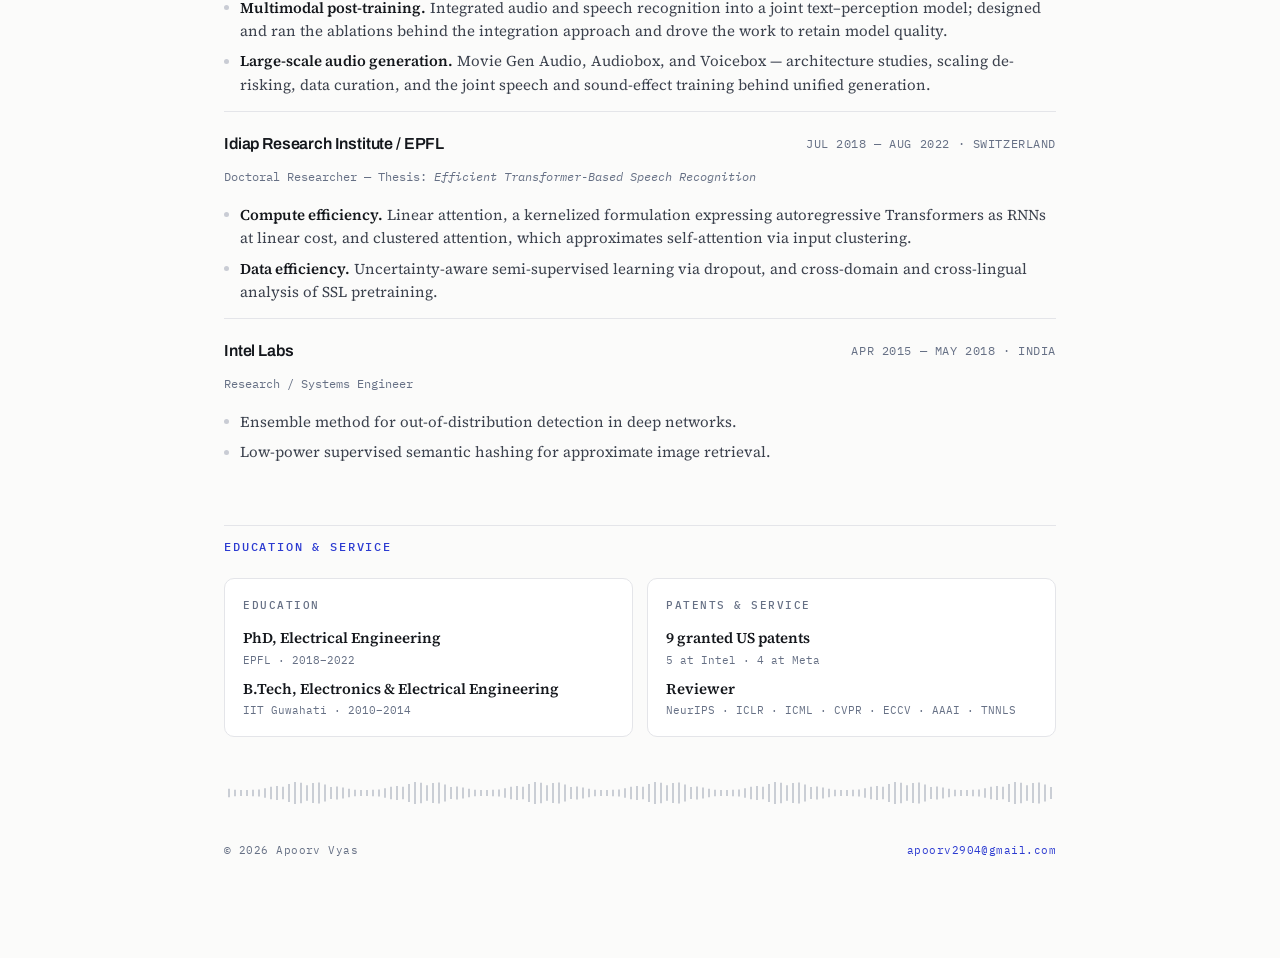
<file: preview-signal.html>
<!DOCTYPE html>
<html lang="en">
<head>
<meta charset="utf-8">
<meta name="viewport" content="width=device-width, initial-scale=1">
<title>Apoorv Vyas — Signal</title>

<meta name="author" content="Apoorv Vyas">
<meta name="description" content="Apoorv Vyas is a Staff Research Scientist at Meta FAIR working on multimodal representation learning, large-scale audio and video generation, and efficient Transformers.">

<link rel="canonical" href="https://apoorv2904.github.io/">
<meta property="og:type" content="profile">
<meta property="og:title" content="Apoorv Vyas">
<meta property="og:description" content="Staff Research Scientist at Meta FAIR. Multimodal representation learning, large-scale audio generation, efficient Transformers.">
<meta property="og:url" content="https://apoorv2904.github.io/">
<meta property="og:image" content="https://apoorv2904.github.io/images/social-card.jpg">
<meta name="twitter:card" content="summary_large_image">

<link rel="icon" type="image/svg+xml" href="favicon.svg">

<link rel="preconnect" href="https://fonts.googleapis.com">
<link rel="preconnect" href="https://fonts.gstatic.com" crossorigin>
<link href="https://fonts.googleapis.com/css2?family=Archivo:wght@400;500;600;700&family=IBM+Plex+Mono:wght@400;500&family=Source+Serif+4:ital,opsz,wght@0,8..60,400;0,8..60,600;1,8..60,400&display=swap" rel="stylesheet">
<link rel="stylesheet" href="style.css">

<script>
  // Applied before paint so the chosen theme does not flash.
  (function () {
    try {
      var t = localStorage.getItem("theme");
      if (t === "light" || t === "dark") {
        document.documentElement.setAttribute("data-theme", t);
      }
    } catch (e) {}
  })();
</script>

<style>
  .abbar{position:fixed;left:0;right:0;bottom:0;z-index:150;display:flex;align-items:stretch;
    font-family:ui-monospace,Menlo,monospace;font-size:11px;background:#14171C;color:#9AA1AE;
    border-top:1px solid #000}
  .abbar b{padding:9px 13px;font-weight:500;color:#6C7280;letter-spacing:.08em;
    text-transform:uppercase;white-space:nowrap;position:sticky;left:0;background:#14171C}
  .abbar a{padding:9px 13px;color:#C7CBD3;text-decoration:none;border-left:1px solid #23272F;white-space:nowrap}
  .abbar a:hover{background:#1D222A;color:#fff}
  .abbar a.on{background:#2C3BD1;color:#fff}
  body{padding-bottom:42px}
</style>
</head>

<body>
<a class="skip" href="#main">Skip to content</a>

<nav class="nav">
  <div class="wrap nav-inner">
    <a class="nav-name" href="#top">Apoorv<span class="nav-surname">&nbsp;Vyas</span></a>
    <div class="nav-links">
      <a href="#research">Research</a>
      <a href="#publications" class="nav-opt-sm">Publications</a>
      <a href="#experience" class="nav-opt">Experience</a>
      <a href="#news" class="nav-opt">News</a>
      <a href="data/Apoorv_Vyas_CV.pdf">CV</a>
    </div>
    <button class="theme-btn" id="theme-btn" type="button" aria-label="Switch between light and dark theme">
      <svg class="icon-light" viewBox="0 0 24 24" fill="none" stroke="currentColor" stroke-width="2" stroke-linecap="round" aria-hidden="true">
        <circle cx="12" cy="12" r="4"></circle>
        <path d="M12 2v2M12 20v2M4.9 4.9l1.4 1.4M17.7 17.7l1.4 1.4M2 12h2M20 12h2M4.9 19.1l1.4-1.4M17.7 6.3l1.4-1.4"></path>
      </svg>
      <svg class="icon-dark" viewBox="0 0 24 24" fill="none" stroke="currentColor" stroke-width="2" stroke-linecap="round" stroke-linejoin="round" aria-hidden="true">
        <path d="M21 12.8A9 9 0 1 1 11.2 3a7 7 0 0 0 9.8 9.8z"></path>
      </svg>
    </button>
  </div>
</nav>

<main id="main">
<div class="wrap" id="top">

  <!-- ============================================================ HERO -->
  <header class="hero">
    <div class="hero-top">
      <picture>
        <source srcset="images/apoorv-vyas.webp" type="image/webp">
        <img class="portrait" src="images/apoorv-vyas.png" width="180" height="180"
             alt="Apoorv Vyas">
      </picture>

      <div class="hero-id">
        <h1 class="hero-name">Apoorv Vyas</h1>

        <p class="hero-role">
          Staff Research Scientist &nbsp;·&nbsp;
          <a href="https://ai.meta.com/research/">Meta&nbsp;FAIR</a><br>
          Bay Area, California
        </p>

        <ul class="links">
          <li><a href="mailto:apoorv2904@gmail.com">Email</a></li>
          <li><a href="data/Apoorv_Vyas_CV.pdf">CV</a></li>
          <li><a href="https://scholar.google.com/citations?user=7EoDBR0AAAAJ&amp;hl=en">Google Scholar</a></li>
          <li><a href="https://github.com/apoorv2904">GitHub</a></li>
          <li><a href="https://www.linkedin.com/in/apoorv2904">LinkedIn</a></li>
          <!-- <li><a href="https://twitter.com/apoorv2904">Twitter / X</a></li> -->
        </ul>
      </div>
    </div>

    <div class="hero-bio">
      <p class="lede">
        I train large multimodal models that hear and see — audio, video, and speech at
        the scale where representation learning and generation start to meet.
      </p>

      <p>
        At Meta I proposed and led <strong>PE-AV</strong>, a family of audio–video–text
        aligned encoders, and worked on the audio side of
        <strong>Movie&nbsp;Gen</strong>, <strong>Audiobox</strong>,
        <strong>Voicebox</strong>, <strong>SAM&nbsp;Audio</strong>, and
        <strong>MMS</strong>. Before that I did my PhD at
        <a href="https://www.epfl.ch/en/">EPFL</a> and
        <a href="https://www.idiap.ch/en">Idiap</a> with
        <a href="https://people.idiap.ch/bourlard">Hervé Bourlard</a> and
        <a href="https://fleuret.org/francois/">François Fleuret</a>, where linear and
        clustered attention came out of trying to make speech recognition cheaper.
      </p>

      <!-- Uncomment when you want the job search to be public:
      <p class="lede" style="color:var(--signal)">
        I'm currently exploring new research roles — please get in touch.
      </p>
      -->

      <!-- Stamped at deploy time from the CV's git history. Stays hidden
           until then, so a plain local preview shows nothing odd. -->
      <p class="cv-stamp"><!--CV_UPDATED--></p>
    </div>
  </header>

  <div class="wave-rule" aria-hidden="true"></div>

  <!-- ======================================================== RESEARCH -->
  <section class="section" id="research">
    <div class="section-head"><h2>Research</h2></div>

    <div class="focus">
      <article class="focus-card">
        <h3>Multimodal representation learning</h3>
        <p>Joint embeddings across audio, video, and text, and the data engines
           that make contrastive training work at 100M-video scale.</p>
      </article>
      <article class="focus-card">
        <h3>Large-scale generative training</h3>
        <p>Speech and sound generation from text, video, or voice prompts —
           architecture studies, scaling de-risking, and data curation.</p>
      </article>
      <article class="focus-card">
        <h3>Efficient Transformers</h3>
        <p>Attention that stays affordable on long sequences: linear attention
           as an RNN, and clustered attention over queries.</p>
      </article>
    </div>
  </section>

  <!-- ============================================================ NEWS -->
  <section class="section" id="news">
    <div class="section-head"><h2>News</h2></div>

    <div class="news">
      <div class="news-item">
        <div class="news-date">2026</div>
        <p>PE-AV accepted to <strong>CVPR 2026</strong>; SAM Audio accepted to
           <strong>ICML 2026</strong>.</p>
      </div>
      <div class="news-item">
        <div class="news-date">Dec 2025</div>
        <p>Released <a href="https://arxiv.org/abs/2512.19687">PE-AV</a> — audio–video–text
           encoders, with
           <a href="https://github.com/facebookresearch/perception_models">code</a> and
           <a href="https://huggingface.co/collections/facebook/perception-encoder-audio-visual">open weights</a>.</p>
      </div>
      <div class="news-item">
        <div class="news-date">Dec 2025</div>
        <p>Our team launched <a href="https://ai.meta.com/samaudio/">SAM Audio</a>,
           extending Segment Anything to audio separation.</p>
      </div>
      <div class="news-item">
        <div class="news-date">Oct 2024</div>
        <p><a href="https://ai.meta.com/research/movie-gen/">Movie Gen</a> released,
           including the video-conditioned audio model.</p>
      </div>
    </div>
  </section>

  <!-- ==================================================== PUBLICATIONS -->
  <section class="section" id="publications">
    <div class="section-head">
      <h2>Selected publications</h2>
      <span class="section-note">Full list on
        <a href="https://scholar.google.com/citations?user=7EoDBR0AAAAJ&amp;hl=en">Google Scholar</a></span>
    </div>

    <div class="pubs">

      <!-- PE-AV -->
      <article class="pub">
        <a class="pub-media is-zoom" href="images/pe-av-results.jpg"
           aria-label="Open the PE-AV benchmark figure at full size">
          <img src="images/pe-av-results.jpg" width="1921" height="1080" loading="lazy"
               alt="Zero-shot benchmark results for PE-AV across sound and music, speech, and video tasks">
        </a>
        <div>
          <h3 class="pub-title">
            <a href="https://arxiv.org/abs/2512.19687">Pushing the Frontier of Audiovisual
            Perception with Large-Scale Multimodal Correspondence Learning</a>
          </h3>
          <p class="pub-authors">
            <span class="me">Apoorv Vyas</span>, Heng-Jui Chang, Cheng-Fu Yang,
            Po-Yao Huang, Luya Gao, Julius Richter, Sanyuan Chen, Matt Le,
            Piotr Dollár, Christoph Feichtenhofer, Ann Lee, Wei-Ning Hsu
          </p>
          <div class="pub-meta">
            <span class="chip chip-venue">CVPR 2026</span>
          </div>
          <div class="pub-links">
            <a href="https://arxiv.org/abs/2512.19687">paper</a>
            <a href="https://ai.meta.com/research/publications/pushing-the-frontier-of-audiovisual-perception-with-large-scale-multimodal-correspondence-learning/">blog</a>
            <a href="https://github.com/facebookresearch/perception_models">code</a>
            <a href="https://huggingface.co/collections/facebook/perception-encoder-audio-visual">models</a>
          </div>
        </div>
      </article>

      <!-- SAM Audio -->
      <article class="pub">
        <div class="pub-media" data-playable>
          <video muted loop playsinline preload="none" poster="images/poster-sam-audio.jpg"
                 aria-label="SAM Audio demo clip">
            <source src="media/sam-audio.mp4" type="video/mp4">
          </video>
          <button class="sound-btn" type="button" aria-label="Play this clip with sound">
            <svg class="i-off" viewBox="0 0 24 24" fill="none" stroke="currentColor" stroke-width="2" stroke-linecap="round" stroke-linejoin="round" aria-hidden="true"><path d="M11 5 6 9H2v6h4l5 4z"/><path d="m22 9-6 6M16 9l6 6"/></svg>
            <svg class="i-on" viewBox="0 0 24 24" fill="none" stroke="currentColor" stroke-width="2" stroke-linecap="round" stroke-linejoin="round" aria-hidden="true"><path d="M11 5 6 9H2v6h4l5 4z"/><path d="M15.5 8.5a5 5 0 0 1 0 7M18.5 5.5a9 9 0 0 1 0 13"/></svg>
          </button>
        </div>
        <div>
          <h3 class="pub-title">
            <a href="https://arxiv.org/abs/2512.18099">SAM Audio: Segment Anything in Audio</a>
          </h3>
          <p class="pub-authors">
            Bowen Shi, Andros Tjandra, John Hoffman, Helin Wang, Yi-Chiao Wu, Luya Gao,
            Julius Richter, Matt Le, <span class="me">Apoorv Vyas</span>, Sanyuan Chen,
            Christoph Feichtenhofer, Piotr Dollár, Wei-Ning Hsu, Ann Lee
          </p>
          <div class="pub-meta">
            <span class="chip chip-venue">ICML 2026</span>
          </div>
          <div class="pub-links">
            <a href="https://arxiv.org/abs/2512.18099">paper</a>
            <a href="https://ai.meta.com/samaudio/">blog</a>
            <a href="https://aidemos.meta.com/segment-anything/editor/segment-audio">demo</a>
            <a href="https://github.com/facebookresearch/sam-audio">code</a>
          </div>
        </div>
      </article>

      <!-- Movie Gen -->
      <article class="pub">
        <div class="pub-media" data-playable>
          <video muted loop playsinline preload="none" poster="images/poster-movie-gen.jpg"
                 aria-label="Movie Gen Audio demo clip">
            <source src="media/movie-gen.mp4" type="video/mp4">
          </video>
          <button class="sound-btn" type="button" aria-label="Play this clip with sound">
            <svg class="i-off" viewBox="0 0 24 24" fill="none" stroke="currentColor" stroke-width="2" stroke-linecap="round" stroke-linejoin="round" aria-hidden="true"><path d="M11 5 6 9H2v6h4l5 4z"/><path d="m22 9-6 6M16 9l6 6"/></svg>
            <svg class="i-on" viewBox="0 0 24 24" fill="none" stroke="currentColor" stroke-width="2" stroke-linecap="round" stroke-linejoin="round" aria-hidden="true"><path d="M11 5 6 9H2v6h4l5 4z"/><path d="M15.5 8.5a5 5 0 0 1 0 7M18.5 5.5a9 9 0 0 1 0 13"/></svg>
          </button>
        </div>
        <div>
          <h3 class="pub-title">
            <a href="https://arxiv.org/abs/2410.13720">Movie Gen: A Cast of Media Foundation Models</a>
          </h3>
          <p class="pub-authors">The Movie Gen Team</p>
          <div class="pub-meta">
            <span class="chip chip-venue">Tech report 2024</span>
          </div>
          <div class="pub-links">
            <a href="https://arxiv.org/abs/2410.13720">paper</a>
            <a href="https://ai.meta.com/research/movie-gen/">blog</a>
          </div>
        </div>
      </article>

      <!-- MMS -->
      <article class="pub">
        <div class="pub-media" data-playable>
          <video muted loop playsinline preload="none" poster="images/poster-mms.jpg"
                 aria-label="MMS text-to-speech demo across low-resource languages">
            <source src="media/mms.mp4" type="video/mp4">
          </video>
          <button class="sound-btn" type="button" aria-label="Play this clip with sound">
            <svg class="i-off" viewBox="0 0 24 24" fill="none" stroke="currentColor" stroke-width="2" stroke-linecap="round" stroke-linejoin="round" aria-hidden="true"><path d="M11 5 6 9H2v6h4l5 4z"/><path d="m22 9-6 6M16 9l6 6"/></svg>
            <svg class="i-on" viewBox="0 0 24 24" fill="none" stroke="currentColor" stroke-width="2" stroke-linecap="round" stroke-linejoin="round" aria-hidden="true"><path d="M11 5 6 9H2v6h4l5 4z"/><path d="M15.5 8.5a5 5 0 0 1 0 7M18.5 5.5a9 9 0 0 1 0 13"/></svg>
          </button>
        </div>
        <div>
          <h3 class="pub-title">
            <a href="https://arxiv.org/abs/2305.13516">Scaling Speech Technology to 1,000+ Languages</a>
          </h3>
          <p class="pub-authors">
            Vineel Pratap, Andros Tjandra, Bowen Shi, Paden Tomasello, Arun Babu,
            Sayani Kundu, Ali Elkahky, Zhaoheng Ni, <span class="me">Apoorv Vyas</span>,
            Maryam Fazel-Zarandi, Alexei Baevski, Yossi Adi, Xiaohui Zhang,
            Wei-Ning Hsu, Alexis Conneau, Michael Auli
          </p>
          <div class="pub-meta">
            <span class="chip chip-venue">JMLR 2024</span>
          </div>
          <div class="pub-links">
            <a href="https://arxiv.org/abs/2305.13516">paper</a>
            <a href="https://ai.meta.com/blog/multilingual-model-speech-recognition/">blog</a>
            <a href="https://github.com/facebookresearch/fairseq/blob/main/examples/mms/README.md">code</a>
          </div>
        </div>
      </article>

      <!-- Audiobox -->
      <article class="pub">
        <div class="pub-media" data-playable>
          <video muted loop playsinline preload="none" poster="images/poster-audiobox.jpg"
                 aria-label="Audiobox demo clip">
            <source src="media/audiobox.mp4" type="video/mp4">
          </video>
          <button class="sound-btn" type="button" aria-label="Play this clip with sound">
            <svg class="i-off" viewBox="0 0 24 24" fill="none" stroke="currentColor" stroke-width="2" stroke-linecap="round" stroke-linejoin="round" aria-hidden="true"><path d="M11 5 6 9H2v6h4l5 4z"/><path d="m22 9-6 6M16 9l6 6"/></svg>
            <svg class="i-on" viewBox="0 0 24 24" fill="none" stroke="currentColor" stroke-width="2" stroke-linecap="round" stroke-linejoin="round" aria-hidden="true"><path d="M11 5 6 9H2v6h4l5 4z"/><path d="M15.5 8.5a5 5 0 0 1 0 7M18.5 5.5a9 9 0 0 1 0 13"/></svg>
          </button>
        </div>
        <div>
          <h3 class="pub-title">
            <a href="https://arxiv.org/abs/2312.15821">Audiobox: Unified Audio Generation
            with Natural Language Prompts</a>
          </h3>
          <p class="pub-authors">
            <span class="me">Apoorv Vyas</span>, Bowen Shi, Matthew Le, Andros Tjandra,
            Yi-Chiao Wu, Baishan Guo, Jiemin Zhang, Xinyue Zhang, Robert Adkins,
            William Ngan, Jeff Wang, Ivan Cruz, et al.
          </p>
          <div class="pub-meta">
            <span class="chip chip-venue">Tech report 2023</span>
          </div>
          <div class="pub-links">
            <a href="https://arxiv.org/abs/2312.15821">paper</a>
            <a href="https://ai.meta.com/blog/audiobox-generating-audio-voice-natural-language-prompts/">blog</a>
            <a href="https://audiobox.metademolab.com/">demo</a>
          </div>
        </div>
      </article>

      <!-- Voicebox -->
      <article class="pub">
        <div class="pub-media" data-playable>
          <video muted loop playsinline preload="none" poster="images/poster-voicebox.jpg"
                 aria-label="Voicebox demo clip">
            <source src="media/voicebox.mp4" type="video/mp4">
          </video>
          <button class="sound-btn" type="button" aria-label="Play this clip with sound">
            <svg class="i-off" viewBox="0 0 24 24" fill="none" stroke="currentColor" stroke-width="2" stroke-linecap="round" stroke-linejoin="round" aria-hidden="true"><path d="M11 5 6 9H2v6h4l5 4z"/><path d="m22 9-6 6M16 9l6 6"/></svg>
            <svg class="i-on" viewBox="0 0 24 24" fill="none" stroke="currentColor" stroke-width="2" stroke-linecap="round" stroke-linejoin="round" aria-hidden="true"><path d="M11 5 6 9H2v6h4l5 4z"/><path d="M15.5 8.5a5 5 0 0 1 0 7M18.5 5.5a9 9 0 0 1 0 13"/></svg>
          </button>
        </div>
        <div>
          <h3 class="pub-title">
            <a href="https://arxiv.org/abs/2306.15687">Voicebox: Text-Guided Multilingual
            Universal Speech Generation at Scale</a>
          </h3>
          <p class="pub-authors">
            Matthew Le, <span class="me">Apoorv Vyas</span>, Bowen Shi, Brian Karrer,
            Leda Sari, Rashel Moritz, Mary Williamson, Vimal Manohar, Yossi Adi,
            Jay Mahadeokar, Wei-Ning Hsu
          </p>
          <div class="pub-meta">
            <span class="chip chip-venue">NeurIPS 2023</span>
          </div>
          <div class="pub-links">
            <a href="https://arxiv.org/abs/2306.15687">paper</a>
            <a href="https://voicebox.metademolab.com/">blog</a>
          </div>
        </div>
      </article>

      <!-- Clustered attention -->
      <article class="pub">
        <div class="pub-media">
          <img src="images/neurips_2020_fast.jpg" alt="" loading="lazy">
        </div>
        <div>
          <h3 class="pub-title">
            <a href="https://arxiv.org/abs/2007.04825">Fast Transformers with Clustered Attention</a>
          </h3>
          <p class="pub-authors">
            <span class="me">Apoorv Vyas</span>,
            <a href="https://angeloskath.github.io/">Angelos Katharopoulos</a>,
            <a href="https://fleuret.org/francois/">François Fleuret</a>
          </p>
          <div class="pub-meta">
            <span class="chip chip-venue">NeurIPS 2020</span>
          </div>
          <div class="pub-links">
            <a href="https://arxiv.org/abs/2007.04825">paper</a>
            <a href="https://clustered-transformers.github.io/blog">blog</a>
            <a href="https://colab.research.google.com/drive/1E8BYQf3Puxb643LOyIjT-0m3yXGO28ev?usp=sharing">colab</a>
            <a href="https://github.com/idiap/fast-transformers">code</a>
          </div>
        </div>
      </article>

      <!-- Linear attention -->
      <article class="pub">
        <div class="pub-media">
          <img src="images/icml_2020_transformers.jpg" alt="" loading="lazy">
        </div>
        <div>
          <h3 class="pub-title">
            <a href="https://arxiv.org/abs/2006.16236">Transformers are RNNs: Fast
            Autoregressive Transformers with Linear Attention</a>
          </h3>
          <p class="pub-authors">
            <a href="https://angeloskath.github.io/">Angelos Katharopoulos</a>,
            <span class="me">Apoorv Vyas</span>,
            <a href="https://nik0spapp.github.io/">Nikolaos Pappas</a>,
            <a href="https://fleuret.org/francois/">François Fleuret</a>
          </p>
          <div class="pub-meta">
            <span class="chip chip-venue">ICML 2020</span>
          </div>
          <div class="pub-links">
            <a href="https://arxiv.org/abs/2006.16236">paper</a>
            <a href="https://youtu.be/KBWh7XCUAi8">video</a>
            <a href="https://colab.research.google.com/drive/1BV4OaWRAHYGeimO0cqHD86GfnfgUaKD4?usp=sharing">colab</a>
            <a href="https://github.com/idiap/fast-transformers">code</a>
          </div>
        </div>
      </article>

      <!-- OOD -->
      <article class="pub">
        <div class="pub-media">
          <img src="images/eccv_2018_ood.jpg" alt="" loading="lazy">
        </div>
        <div>
          <h3 class="pub-title">
            <a href="https://arxiv.org/abs/1809.03576">Out-of-Distribution Detection Using
            an Ensemble of Self-Supervised Leave-out Classifiers</a>
          </h3>
          <p class="pub-authors">
            <span class="me">Apoorv Vyas</span>, Nataraj Jammalamadaka, Xia Zhu,
            Dipankar Das, Bharat Kaul, Theodore L. Willke
          </p>
          <div class="pub-meta">
            <span class="chip chip-venue">ECCV 2018</span>
          </div>
          <div class="pub-links">
            <a href="https://arxiv.org/abs/1809.03576">paper</a>
          </div>
        </div>
      </article>

    </div>

    <!-- ------------------------------------------------ earlier work -->
    <details class="earlier">
      <summary>Earlier work — speech recognition and sensing, 2014–2021</summary>
      <div class="earlier-body">

        <article class="pub-sm">
          <div class="pub-media"><img src="images/wav2vec2.jpg" alt="" loading="lazy"></div>
          <div>
            <h3 class="pub-title">
              <a href="https://arxiv.org/abs/2104.02558">Comparing CTC and LFMMI for
              Out-of-Domain Adaptation of wav2vec 2.0 Acoustic Models</a>
            </h3>
            <p class="pub-authors">
              <span class="me">Apoorv Vyas</span>, Srikanth Madikeri, Hervé Bourlard
            </p>
            <div class="pub-meta"><span class="chip chip-venue">Interspeech 2021</span></div>
            <div class="pub-links"><a href="https://arxiv.org/abs/2104.02558">paper</a></div>
          </div>
        </article>

        <article class="pub-sm">
          <div class="pub-media"><img src="images/arxiv_2020_lfmmi.jpg" alt="" loading="lazy"></div>
          <div>
            <h3 class="pub-title">
              <a href="https://arxiv.org/abs/2012.14252">Lattice-Free MMI Adaptation of
              Self-Supervised Pretrained Acoustic Models</a>
            </h3>
            <p class="pub-authors">
              <span class="me">Apoorv Vyas</span>, Srikanth Madikeri, Hervé Bourlard
            </p>
            <div class="pub-meta"><span class="chip chip-venue">ICASSP 2021</span></div>
            <div class="pub-links">
              <a href="https://arxiv.org/abs/2012.14252">paper</a>
              <a href="https://github.com/idiap/apam">code</a>
            </div>
          </div>
        </article>

        <article class="pub-sm">
          <div class="pub-media"><img src="images/interspeech_2019_unbiassed.jpg" alt="" loading="lazy"></div>
          <div>
            <h3 class="pub-title">
              <a href="https://www.isca-archive.org/interspeech_2019/tong19b_interspeech.html">Unbiased
              Semi-supervised LF-MMI Training Using Dropout</a>
            </h3>
            <p class="pub-authors">
              Sibo Tong, <span class="me">Apoorv Vyas</span>,
              <a href="https://pgarner.github.io/">Philip N. Garner</a>, Hervé Bourlard
            </p>
            <div class="pub-meta"><span class="chip chip-venue">Interspeech 2019</span></div>
            <div class="pub-links">
              <a href="https://www.isca-archive.org/interspeech_2019/tong19b_interspeech.html">paper</a>
            </div>
          </div>
        </article>

        <article class="pub-sm">
          <div class="pub-media"><img src="images/icassp_2019_analyzing.jpg" alt="" loading="lazy"></div>
          <div>
            <h3 class="pub-title">
              <a href="https://ieeexplore.ieee.org/document/8683086">Analyzing Uncertainties
              in Speech Recognition Using Dropout</a>
            </h3>
            <p class="pub-authors">
              <span class="me">Apoorv Vyas</span>, Pranay Dighe, Sibo Tong, Hervé Bourlard
            </p>
            <div class="pub-meta"><span class="chip chip-venue">ICASSP 2019</span></div>
            <div class="pub-links">
              <a href="https://ieeexplore.ieee.org/document/8683086">paper</a>
            </div>
          </div>
        </article>

        <article class="pub-sm">
          <div class="pub-media"><img src="images/wfiot_2016_cs.jpg" alt="" loading="lazy"></div>
          <div>
            <h3 class="pub-title">
              <a href="https://ieeexplore.ieee.org/document/7845493">Power Efficient
              Compressive Sensing for Continuous Monitoring of ECG and PPG in a
              Wearable System</a>
            </h3>
            <p class="pub-authors">
              Vijay Natarajan, <span class="me">Apoorv Vyas</span>
            </p>
            <div class="pub-meta"><span class="chip chip-venue">WF-IoT 2016</span></div>
            <div class="pub-links">
              <a href="https://ieeexplore.ieee.org/document/7845493">paper</a>
            </div>
          </div>
        </article>

        <article class="pub-sm">
          <div class="pub-media"><img src="images/icvgip_2014_commercial.jpg" alt="" loading="lazy"></div>
          <div>
            <h3 class="pub-title">Commercial Block Detection in Broadcast News Videos</h3>
            <p class="pub-authors">
              <span class="me">Apoorv Vyas</span>, Raghvendra Kannao, Vishal Bhargava,
              <a href="https://www.iitg.ac.in/eee/pguha.html">Prithwijit Guha</a>
            </p>
            <div class="pub-meta"><span class="chip chip-venue">ICVGIP 2014</span></div>
            <div class="pub-links">
              <a href="https://dl.acm.org/doi/10.1145/2683483.2683546">paper</a>
            </div>
          </div>
        </article>

        <p class="pub-blurb" style="margin:0">
          Also: <em>Pkwrap: a PyTorch Package for LF-MMI Training of Acoustic Models</em>
          (Madikeri, Tong, Zuluaga-Gomez, <strong>Vyas</strong>, Motlicek, Bourlard) —
          <a href="https://arxiv.org/abs/2010.03466">paper</a> ·
          <a href="https://github.com/idiap/pkwrap">code</a>.
        </p>

      </div>
    </details>
  </section>

  <!-- ====================================================== EXPERIENCE -->
  <section class="section" id="experience">
    <div class="section-head"><h2>Experience</h2></div>

    <div class="roles">

      <article class="role">
        <h3 class="role-org">Meta — FAIR (Fundamental AI Research)</h3>
        <div class="role-when">Nov 2022 — Present · Menlo Park, CA</div>
        <p class="role-titles">
          Staff Research Scientist (2026–) · Senior Research Scientist (2024–26) ·
          Research Scientist (2022–24)
        </p>
        <ul class="role-body">
          <li><strong>Multimodal representation learning.</strong> Proposed and led PE-AV,
            a family of audio–video–text aligned encoders trained with contrastive learning
            scaled on caption quality, data types, loss pairs, and model size. Ran the early
            ablations, scaled the data pipeline to 100M videos, and directed workstreams as
            the effort grew from 2 to 6 researchers.</li>
          <li><strong>Multimodal post-training.</strong> Integrated audio and speech
            recognition into a joint text–perception model; designed and ran the ablations
            behind the integration approach and drove the work to retain model quality.</li>
          <li><strong>Large-scale audio generation.</strong> Movie Gen Audio, Audiobox,
            and Voicebox — architecture studies, scaling de-risking, data curation, and
            the joint speech and sound-effect training behind unified generation.</li>
        </ul>
      </article>

      <article class="role">
        <h3 class="role-org">Idiap Research Institute / EPFL</h3>
        <div class="role-when">Jul 2018 — Aug 2022 · Switzerland</div>
        <p class="role-titles">
          Doctoral Researcher — Thesis: <em>Efficient Transformer-Based Speech Recognition</em>
        </p>
        <ul class="role-body">
          <li><strong>Compute efficiency.</strong> Linear attention, a kernelized formulation
            expressing autoregressive Transformers as RNNs at linear cost, and clustered
            attention, which approximates self-attention via input clustering.</li>
          <li><strong>Data efficiency.</strong> Uncertainty-aware semi-supervised learning
            via dropout, and cross-domain and cross-lingual analysis of SSL pretraining.</li>
        </ul>
      </article>

      <article class="role">
        <h3 class="role-org">Intel Labs</h3>
        <div class="role-when">Apr 2015 — May 2018 · India</div>
        <p class="role-titles">Research / Systems Engineer</p>
        <ul class="role-body">
          <li>Ensemble method for out-of-distribution detection in deep networks.</li>
          <li>Low-power supervised semantic hashing for approximate image retrieval.</li>
        </ul>
      </article>

    </div>
  </section>

  <!-- ======================================================= EDUCATION -->
  <section class="section" id="education">
    <div class="section-head"><h2>Education &amp; service</h2></div>

    <div class="two-col">
      <div class="panel">
        <h3>Education</h3>
        <p><strong>PhD, Electrical Engineering</strong>
          <span class="sub">EPFL · 2018–2022</span></p>
        <p><strong>B.Tech, Electronics &amp; Electrical Engineering</strong>
          <span class="sub">IIT Guwahati · 2010–2014</span></p>
      </div>
      <div class="panel">
        <h3>Patents &amp; service</h3>
        <p><strong>9 granted US patents</strong>
          <span class="sub">5 at Intel · 4 at Meta</span></p>
        <p><strong>Reviewer</strong>
          <span class="sub">NeurIPS · ICLR · ICML · CVPR · ECCV · AAAI · TNNLS</span></p>
      </div>
    </div>
  </section>

  <div class="wave-rule wave-rule--end" aria-hidden="true"></div>

  <footer class="footer">
    <span>© 2026 Apoorv Vyas</span>
    <span><a href="mailto:apoorv2904@gmail.com">apoorv2904@gmail.com</a></span>
  </footer>

</div>
</main>

<script>
  // Theme toggle -------------------------------------------------------
  (function () {
    var btn = document.getElementById("theme-btn");
    if (!btn) return;
    btn.addEventListener("click", function () {
      var root = document.documentElement;
      var current = root.getAttribute("data-theme");
      if (!current) {
        current = window.matchMedia("(prefers-color-scheme: dark)").matches ? "dark" : "light";
      }
      var next = current === "dark" ? "light" : "dark";
      root.setAttribute("data-theme", next);
      try { localStorage.setItem("theme", next); } catch (e) {}
    });
  })();

  // Publication clips ---------------------------------------------------
  // Hover previews the clip muted. The sound button is the point though:
  // these are audio papers, so a silent preview only tells half the story.
  (function () {
    var boxes = [].slice.call(document.querySelectorAll(".pub-media[data-playable]"));
    var calm = window.matchMedia("(prefers-reduced-motion: reduce)").matches;

    function silence(except) {
      boxes.forEach(function (b) {
        if (b === except) return;
        var v = b.querySelector("video");
        if (!v) return;
        v.pause();
        v.muted = true;
        b.classList.remove("is-playing", "has-sound");
      });
    }

    boxes.forEach(function (box) {
      var vid = box.querySelector("video");
      var btn = box.querySelector(".sound-btn");
      if (!vid) return;

      function start() {
        var p = vid.play();
        if (p && p.catch) p.catch(function () {});
        box.classList.add("is-playing");
      }

      function stop() {
        if (box.classList.contains("has-sound")) return;  // audible: let it run
        vid.pause();
        box.classList.remove("is-playing");
      }

      if (!calm) {
        box.addEventListener("mouseenter", start);
        box.addEventListener("mouseleave", stop);
        box.addEventListener("focusin", start);
        box.addEventListener("focusout", stop);
      }

      if (btn) {
        btn.addEventListener("click", function (e) {
          e.preventDefault();
          e.stopPropagation();
          var on = box.classList.toggle("has-sound");
          if (on) {
            silence(box);
            vid.muted = false;
            btn.setAttribute("aria-label", "Mute this clip");
            start();
          } else {
            vid.muted = true;
            btn.setAttribute("aria-label", "Play this clip with sound");
          }
        });
      }

      vid.addEventListener("ended", function () {
        box.classList.remove("is-playing");
      });
    });
  })();
</script>

<script src="konami.js" defer></script>

<script type="application/ld+json">
{
  "@context": "https://schema.org",
  "@type": "Person",
  "name": "Apoorv Vyas",
  "url": "https://apoorv2904.github.io/",
  "image": "https://apoorv2904.github.io/images/apoorv-vyas.png",
  "jobTitle": "Staff Research Scientist",
  "worksFor": { "@type": "Organization", "name": "Meta" },
  "alumniOf": [
    { "@type": "CollegeOrUniversity", "name": "EPFL" },
    { "@type": "CollegeOrUniversity", "name": "Indian Institute of Technology Guwahati" }
  ],
  "knowsAbout": [
    "Multimodal representation learning",
    "Audio generation",
    "Speech recognition",
    "Efficient Transformers"
  ],
  "sameAs": [
    "https://scholar.google.com/citations?user=7EoDBR0AAAAJ&hl=en",
    "https://github.com/apoorv2904",
    "https://www.linkedin.com/in/apoorv2904"
  ]
}
</script>

<div class="abbar"><b>Style</b><a href="preview-zine.html">Zine</a><a href="preview-terminal.html">Terminal</a><a href="preview-signal.html" class="on">Signal</a><a href="preview-console.html">Console</a><a href="preview-phosphor.html">Phosphor</a><a href="preview-arcade.html">Arcade</a><a href="preview-pixel.html">Pixel</a><a href="preview-handheld.html">Handheld</a><a href="preview-editorial.html">Editorial</a></div>
</body>
</html>
</file>
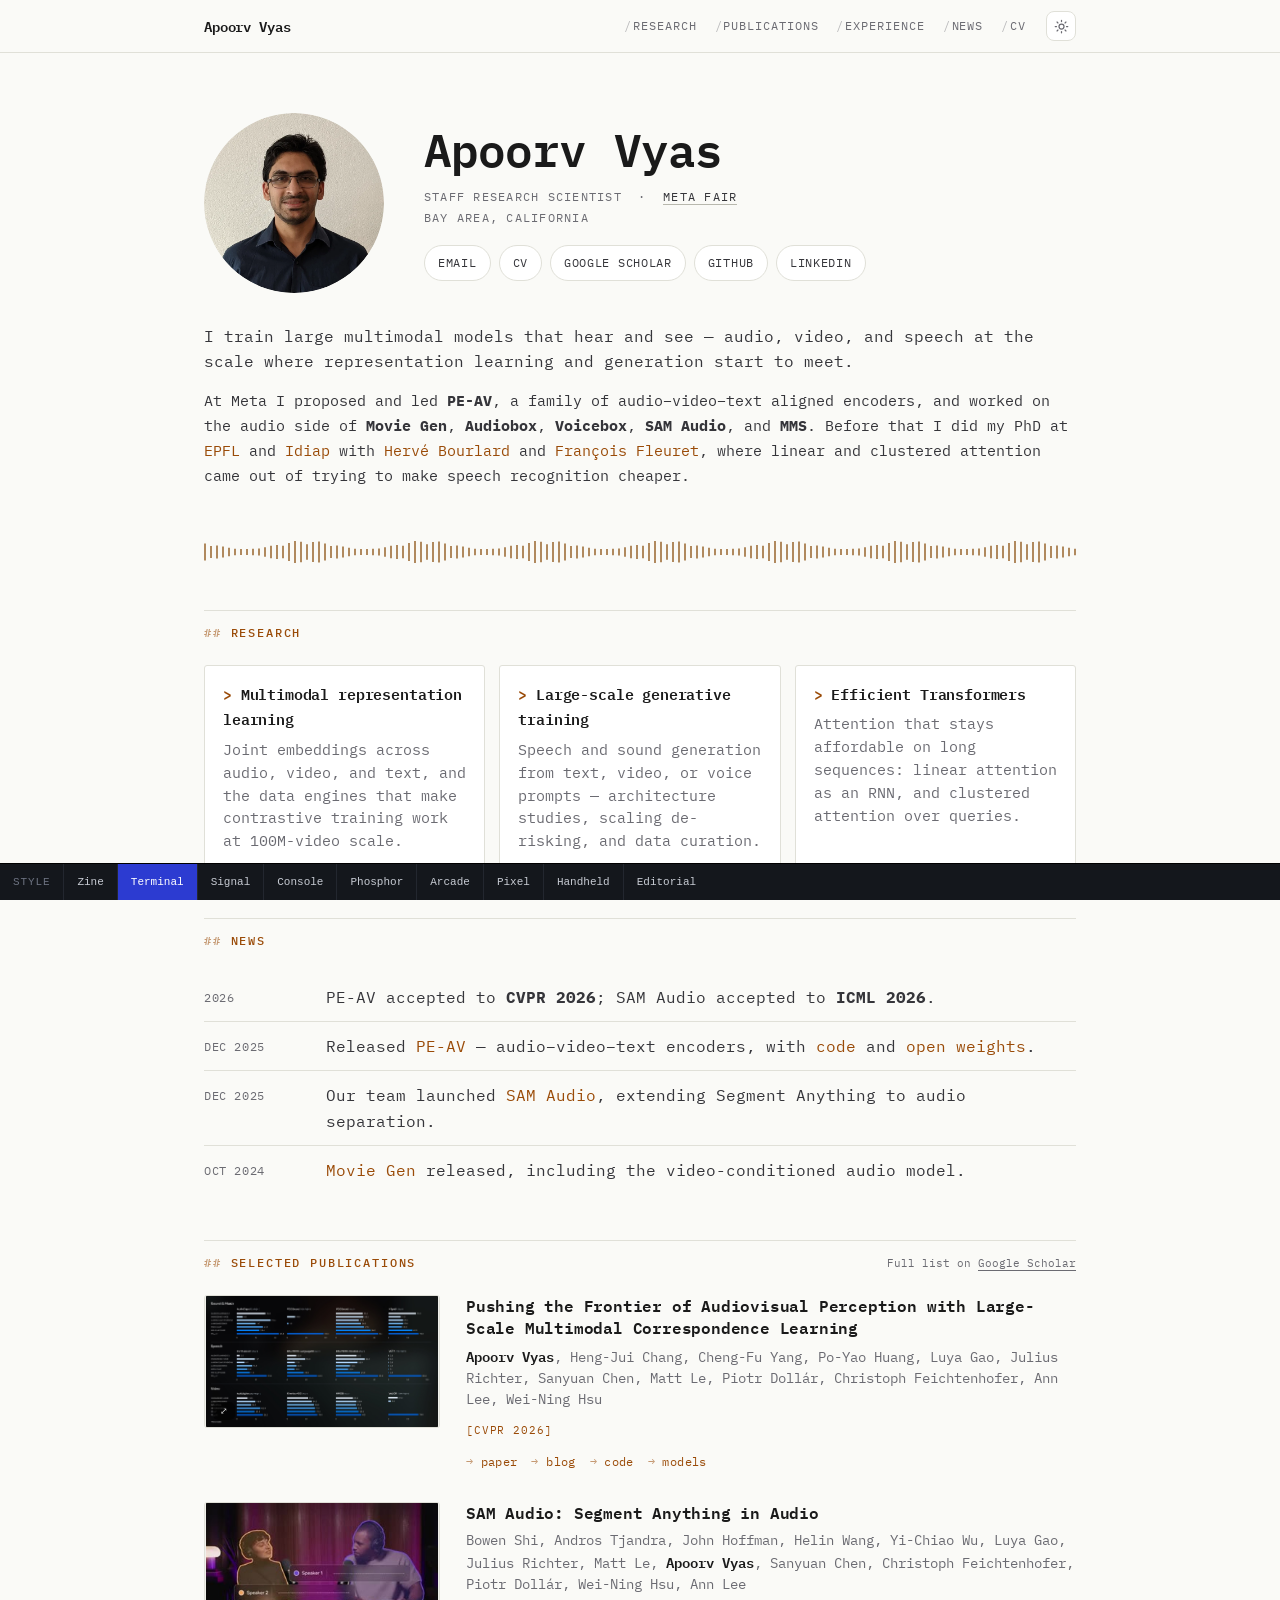
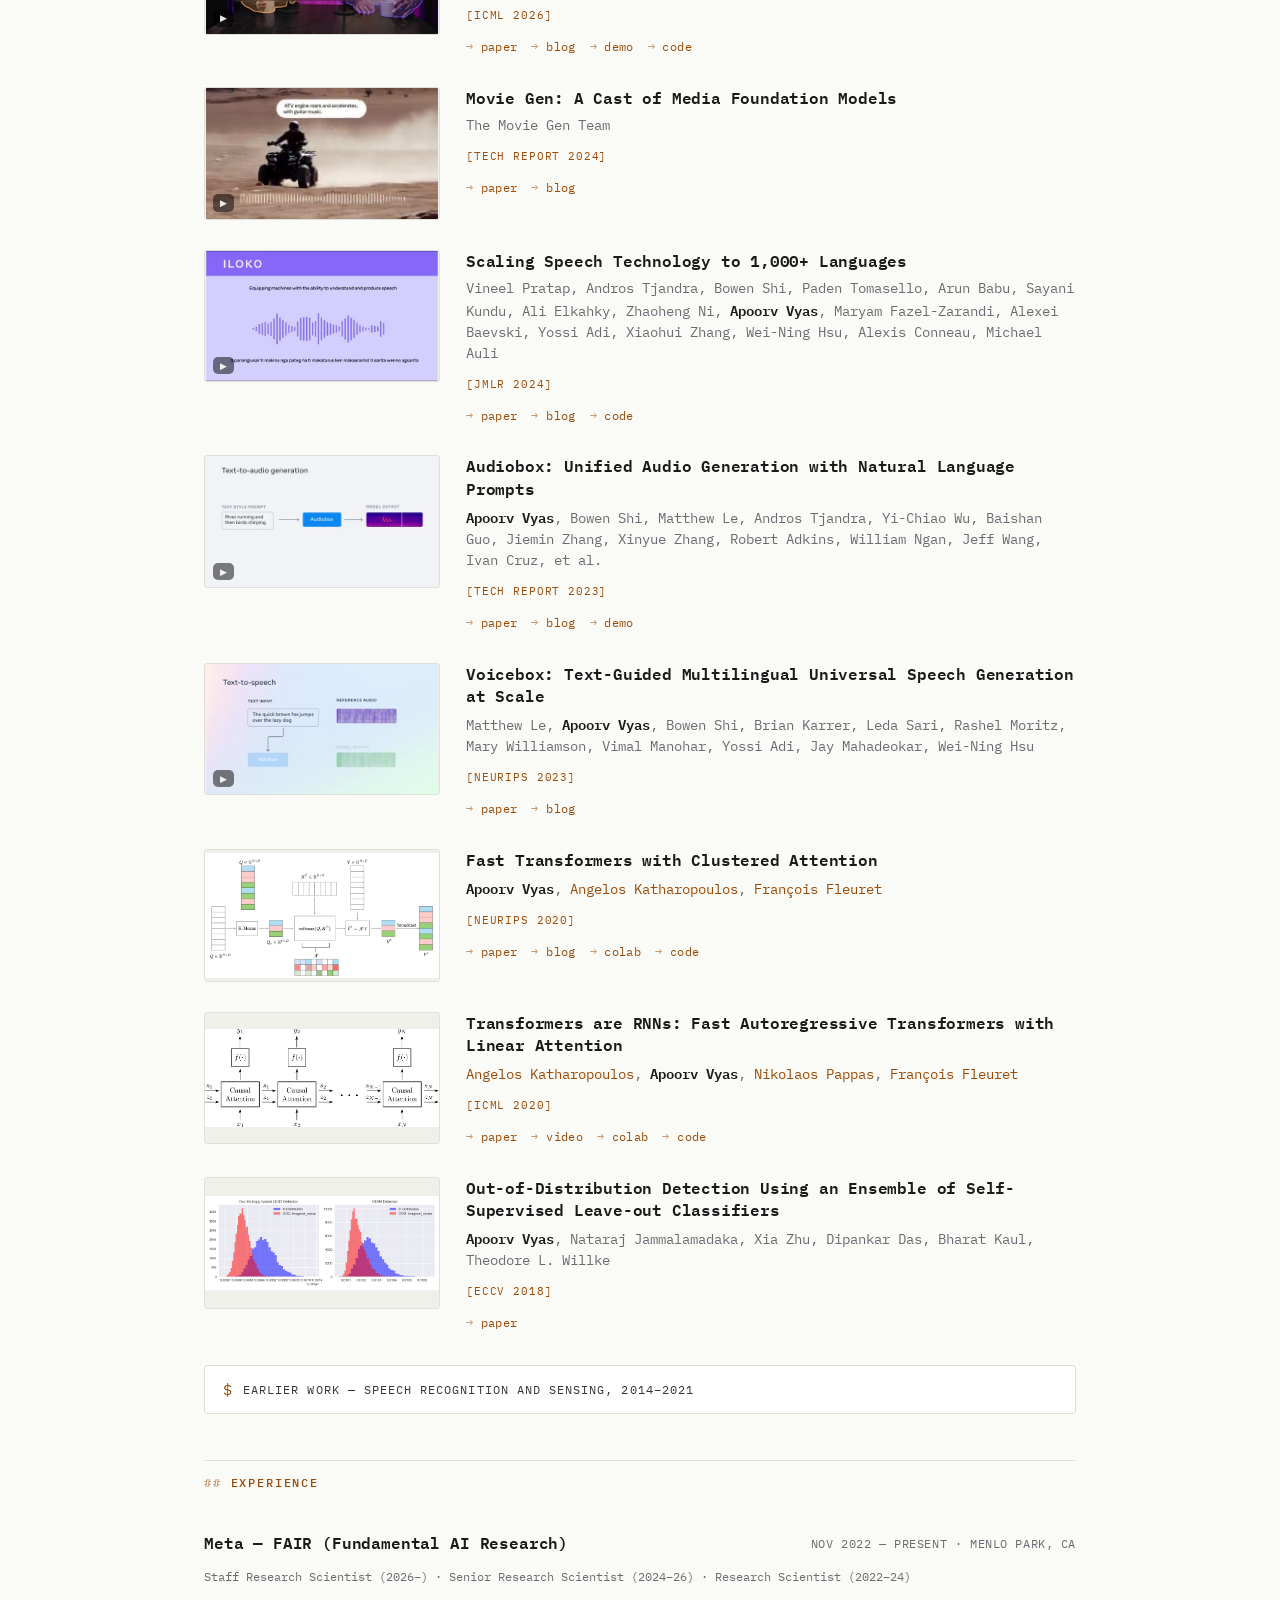
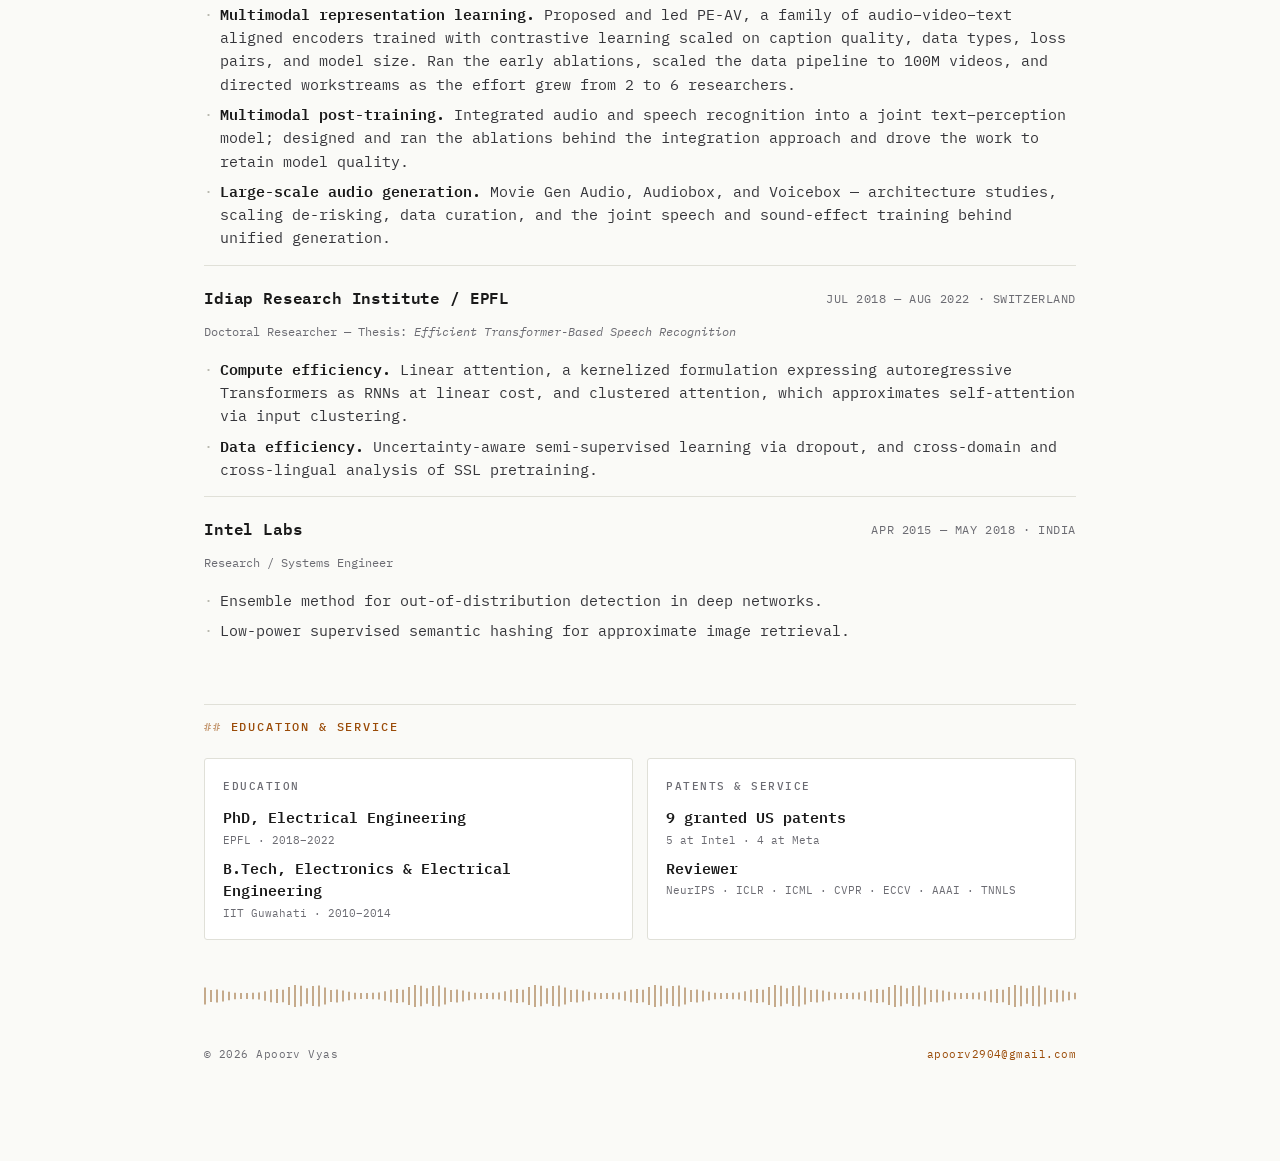
<file: preview-terminal.html>
<!DOCTYPE html>
<html lang="en">
<head>
<meta charset="utf-8">
<meta name="viewport" content="width=device-width, initial-scale=1">
<title>Apoorv Vyas — Terminal</title>

<meta name="author" content="Apoorv Vyas">
<meta name="description" content="Apoorv Vyas is a Staff Research Scientist at Meta FAIR working on multimodal representation learning, large-scale audio and video generation, and efficient Transformers.">

<link rel="canonical" href="https://apoorv2904.github.io/">
<meta property="og:type" content="profile">
<meta property="og:title" content="Apoorv Vyas">
<meta property="og:description" content="Staff Research Scientist at Meta FAIR. Multimodal representation learning, large-scale audio generation, efficient Transformers.">
<meta property="og:url" content="https://apoorv2904.github.io/">
<meta property="og:image" content="https://apoorv2904.github.io/images/social-card.jpg">
<meta name="twitter:card" content="summary_large_image">

<link rel="icon" type="image/svg+xml" href="favicon.svg">

<link rel="preconnect" href="https://fonts.googleapis.com">
<link rel="preconnect" href="https://fonts.gstatic.com" crossorigin>
<link href="https://fonts.googleapis.com/css2?family=IBM+Plex+Mono:ital,wght@0,400;0,500;0,600;1,400&display=swap" rel="stylesheet">
<link rel="stylesheet" href="style.css">
<link rel="stylesheet" href="style-terminal.css">

<script>
  // Applied before paint so the chosen theme does not flash.
  (function () {
    try {
      var t = localStorage.getItem("theme");
      if (t === "light" || t === "dark") {
        document.documentElement.setAttribute("data-theme", t);
      }
    } catch (e) {}
  })();
</script>

<style>
  .abbar{position:fixed;left:0;right:0;bottom:0;z-index:150;display:flex;align-items:stretch;
    font-family:ui-monospace,Menlo,monospace;font-size:11px;background:#14171C;color:#9AA1AE;
    border-top:1px solid #000}
  .abbar b{padding:9px 13px;font-weight:500;color:#6C7280;letter-spacing:.08em;
    text-transform:uppercase;white-space:nowrap;position:sticky;left:0;background:#14171C}
  .abbar a{padding:9px 13px;color:#C7CBD3;text-decoration:none;border-left:1px solid #23272F;white-space:nowrap}
  .abbar a:hover{background:#1D222A;color:#fff}
  .abbar a.on{background:#2C3BD1;color:#fff}
  body{padding-bottom:42px}
</style>
</head>

<body>
<a class="skip" href="#main">Skip to content</a>

<nav class="nav">
  <div class="wrap nav-inner">
    <a class="nav-name" href="#top">Apoorv<span class="nav-surname">&nbsp;Vyas</span></a>
    <div class="nav-links">
      <a href="#research">Research</a>
      <a href="#publications" class="nav-opt-sm">Publications</a>
      <a href="#experience" class="nav-opt">Experience</a>
      <a href="#news" class="nav-opt">News</a>
      <a href="data/Apoorv_Vyas_CV.pdf">CV</a>
    </div>
    <button class="theme-btn" id="theme-btn" type="button" aria-label="Switch between light and dark theme">
      <svg class="icon-light" viewBox="0 0 24 24" fill="none" stroke="currentColor" stroke-width="2" stroke-linecap="round" aria-hidden="true">
        <circle cx="12" cy="12" r="4"></circle>
        <path d="M12 2v2M12 20v2M4.9 4.9l1.4 1.4M17.7 17.7l1.4 1.4M2 12h2M20 12h2M4.9 19.1l1.4-1.4M17.7 6.3l1.4-1.4"></path>
      </svg>
      <svg class="icon-dark" viewBox="0 0 24 24" fill="none" stroke="currentColor" stroke-width="2" stroke-linecap="round" stroke-linejoin="round" aria-hidden="true">
        <path d="M21 12.8A9 9 0 1 1 11.2 3a7 7 0 0 0 9.8 9.8z"></path>
      </svg>
    </button>
  </div>
</nav>

<main id="main">
<div class="wrap" id="top">

  <!-- ============================================================ HERO -->
  <header class="hero">
    <div class="hero-top">
      <picture>
        <source srcset="images/apoorv-vyas.webp" type="image/webp">
        <img class="portrait" src="images/apoorv-vyas.png" width="180" height="180"
             alt="Apoorv Vyas">
      </picture>

      <div class="hero-id">
        <h1 class="hero-name">Apoorv Vyas</h1>

        <p class="hero-role">
          Staff Research Scientist &nbsp;·&nbsp;
          <a href="https://ai.meta.com/research/">Meta&nbsp;FAIR</a><br>
          Bay Area, California
        </p>

        <ul class="links">
          <li><a href="mailto:apoorv2904@gmail.com">Email</a></li>
          <li><a href="data/Apoorv_Vyas_CV.pdf">CV</a></li>
          <li><a href="https://scholar.google.com/citations?user=7EoDBR0AAAAJ&amp;hl=en">Google Scholar</a></li>
          <li><a href="https://github.com/apoorv2904">GitHub</a></li>
          <li><a href="https://www.linkedin.com/in/apoorv2904">LinkedIn</a></li>
          <!-- <li><a href="https://twitter.com/apoorv2904">Twitter / X</a></li> -->
        </ul>
      </div>
    </div>

    <div class="hero-bio">
      <p class="lede">
        I train large multimodal models that hear and see — audio, video, and speech at
        the scale where representation learning and generation start to meet.
      </p>

      <p>
        At Meta I proposed and led <strong>PE-AV</strong>, a family of audio–video–text
        aligned encoders, and worked on the audio side of
        <strong>Movie&nbsp;Gen</strong>, <strong>Audiobox</strong>,
        <strong>Voicebox</strong>, <strong>SAM&nbsp;Audio</strong>, and
        <strong>MMS</strong>. Before that I did my PhD at
        <a href="https://www.epfl.ch/en/">EPFL</a> and
        <a href="https://www.idiap.ch/en">Idiap</a> with
        <a href="https://people.idiap.ch/bourlard">Hervé Bourlard</a> and
        <a href="https://fleuret.org/francois/">François Fleuret</a>, where linear and
        clustered attention came out of trying to make speech recognition cheaper.
      </p>

      <!-- Uncomment when you want the job search to be public:
      <p class="lede" style="color:var(--signal)">
        I'm currently exploring new research roles — please get in touch.
      </p>
      -->

      <!-- Stamped at deploy time from the CV's git history. Stays hidden
           until then, so a plain local preview shows nothing odd. -->
      <p class="cv-stamp"><!--CV_UPDATED--></p>
    </div>
  </header>

  <div class="wave-rule" aria-hidden="true"></div>

  <!-- ======================================================== RESEARCH -->
  <section class="section" id="research">
    <div class="section-head"><h2>Research</h2></div>

    <div class="focus">
      <article class="focus-card">
        <h3>Multimodal representation learning</h3>
        <p>Joint embeddings across audio, video, and text, and the data engines
           that make contrastive training work at 100M-video scale.</p>
      </article>
      <article class="focus-card">
        <h3>Large-scale generative training</h3>
        <p>Speech and sound generation from text, video, or voice prompts —
           architecture studies, scaling de-risking, and data curation.</p>
      </article>
      <article class="focus-card">
        <h3>Efficient Transformers</h3>
        <p>Attention that stays affordable on long sequences: linear attention
           as an RNN, and clustered attention over queries.</p>
      </article>
    </div>
  </section>

  <!-- ============================================================ NEWS -->
  <section class="section" id="news">
    <div class="section-head"><h2>News</h2></div>

    <div class="news">
      <div class="news-item">
        <div class="news-date">2026</div>
        <p>PE-AV accepted to <strong>CVPR 2026</strong>; SAM Audio accepted to
           <strong>ICML 2026</strong>.</p>
      </div>
      <div class="news-item">
        <div class="news-date">Dec 2025</div>
        <p>Released <a href="https://arxiv.org/abs/2512.19687">PE-AV</a> — audio–video–text
           encoders, with
           <a href="https://github.com/facebookresearch/perception_models">code</a> and
           <a href="https://huggingface.co/collections/facebook/perception-encoder-audio-visual">open weights</a>.</p>
      </div>
      <div class="news-item">
        <div class="news-date">Dec 2025</div>
        <p>Our team launched <a href="https://ai.meta.com/samaudio/">SAM Audio</a>,
           extending Segment Anything to audio separation.</p>
      </div>
      <div class="news-item">
        <div class="news-date">Oct 2024</div>
        <p><a href="https://ai.meta.com/research/movie-gen/">Movie Gen</a> released,
           including the video-conditioned audio model.</p>
      </div>
    </div>
  </section>

  <!-- ==================================================== PUBLICATIONS -->
  <section class="section" id="publications">
    <div class="section-head">
      <h2>Selected publications</h2>
      <span class="section-note">Full list on
        <a href="https://scholar.google.com/citations?user=7EoDBR0AAAAJ&amp;hl=en">Google Scholar</a></span>
    </div>

    <div class="pubs">

      <!-- PE-AV -->
      <article class="pub">
        <a class="pub-media is-zoom" href="images/pe-av-results.jpg"
           aria-label="Open the PE-AV benchmark figure at full size">
          <img src="images/pe-av-results.jpg" width="1921" height="1080" loading="lazy"
               alt="Zero-shot benchmark results for PE-AV across sound and music, speech, and video tasks">
        </a>
        <div>
          <h3 class="pub-title">
            <a href="https://arxiv.org/abs/2512.19687">Pushing the Frontier of Audiovisual
            Perception with Large-Scale Multimodal Correspondence Learning</a>
          </h3>
          <p class="pub-authors">
            <span class="me">Apoorv Vyas</span>, Heng-Jui Chang, Cheng-Fu Yang,
            Po-Yao Huang, Luya Gao, Julius Richter, Sanyuan Chen, Matt Le,
            Piotr Dollár, Christoph Feichtenhofer, Ann Lee, Wei-Ning Hsu
          </p>
          <div class="pub-meta">
            <span class="chip chip-venue">CVPR 2026</span>
          </div>
          <div class="pub-links">
            <a href="https://arxiv.org/abs/2512.19687">paper</a>
            <a href="https://ai.meta.com/research/publications/pushing-the-frontier-of-audiovisual-perception-with-large-scale-multimodal-correspondence-learning/">blog</a>
            <a href="https://github.com/facebookresearch/perception_models">code</a>
            <a href="https://huggingface.co/collections/facebook/perception-encoder-audio-visual">models</a>
          </div>
        </div>
      </article>

      <!-- SAM Audio -->
      <article class="pub">
        <div class="pub-media" data-playable>
          <video muted loop playsinline preload="none" poster="images/poster-sam-audio.jpg"
                 aria-label="SAM Audio demo clip">
            <source src="media/sam-audio.mp4" type="video/mp4">
          </video>
          <button class="sound-btn" type="button" aria-label="Play this clip with sound">
            <svg class="i-off" viewBox="0 0 24 24" fill="none" stroke="currentColor" stroke-width="2" stroke-linecap="round" stroke-linejoin="round" aria-hidden="true"><path d="M11 5 6 9H2v6h4l5 4z"/><path d="m22 9-6 6M16 9l6 6"/></svg>
            <svg class="i-on" viewBox="0 0 24 24" fill="none" stroke="currentColor" stroke-width="2" stroke-linecap="round" stroke-linejoin="round" aria-hidden="true"><path d="M11 5 6 9H2v6h4l5 4z"/><path d="M15.5 8.5a5 5 0 0 1 0 7M18.5 5.5a9 9 0 0 1 0 13"/></svg>
          </button>
        </div>
        <div>
          <h3 class="pub-title">
            <a href="https://arxiv.org/abs/2512.18099">SAM Audio: Segment Anything in Audio</a>
          </h3>
          <p class="pub-authors">
            Bowen Shi, Andros Tjandra, John Hoffman, Helin Wang, Yi-Chiao Wu, Luya Gao,
            Julius Richter, Matt Le, <span class="me">Apoorv Vyas</span>, Sanyuan Chen,
            Christoph Feichtenhofer, Piotr Dollár, Wei-Ning Hsu, Ann Lee
          </p>
          <div class="pub-meta">
            <span class="chip chip-venue">ICML 2026</span>
          </div>
          <div class="pub-links">
            <a href="https://arxiv.org/abs/2512.18099">paper</a>
            <a href="https://ai.meta.com/samaudio/">blog</a>
            <a href="https://aidemos.meta.com/segment-anything/editor/segment-audio">demo</a>
            <a href="https://github.com/facebookresearch/sam-audio">code</a>
          </div>
        </div>
      </article>

      <!-- Movie Gen -->
      <article class="pub">
        <div class="pub-media" data-playable>
          <video muted loop playsinline preload="none" poster="images/poster-movie-gen.jpg"
                 aria-label="Movie Gen Audio demo clip">
            <source src="media/movie-gen.mp4" type="video/mp4">
          </video>
          <button class="sound-btn" type="button" aria-label="Play this clip with sound">
            <svg class="i-off" viewBox="0 0 24 24" fill="none" stroke="currentColor" stroke-width="2" stroke-linecap="round" stroke-linejoin="round" aria-hidden="true"><path d="M11 5 6 9H2v6h4l5 4z"/><path d="m22 9-6 6M16 9l6 6"/></svg>
            <svg class="i-on" viewBox="0 0 24 24" fill="none" stroke="currentColor" stroke-width="2" stroke-linecap="round" stroke-linejoin="round" aria-hidden="true"><path d="M11 5 6 9H2v6h4l5 4z"/><path d="M15.5 8.5a5 5 0 0 1 0 7M18.5 5.5a9 9 0 0 1 0 13"/></svg>
          </button>
        </div>
        <div>
          <h3 class="pub-title">
            <a href="https://arxiv.org/abs/2410.13720">Movie Gen: A Cast of Media Foundation Models</a>
          </h3>
          <p class="pub-authors">The Movie Gen Team</p>
          <div class="pub-meta">
            <span class="chip chip-venue">Tech report 2024</span>
          </div>
          <div class="pub-links">
            <a href="https://arxiv.org/abs/2410.13720">paper</a>
            <a href="https://ai.meta.com/research/movie-gen/">blog</a>
          </div>
        </div>
      </article>

      <!-- MMS -->
      <article class="pub">
        <div class="pub-media" data-playable>
          <video muted loop playsinline preload="none" poster="images/poster-mms.jpg"
                 aria-label="MMS text-to-speech demo across low-resource languages">
            <source src="media/mms.mp4" type="video/mp4">
          </video>
          <button class="sound-btn" type="button" aria-label="Play this clip with sound">
            <svg class="i-off" viewBox="0 0 24 24" fill="none" stroke="currentColor" stroke-width="2" stroke-linecap="round" stroke-linejoin="round" aria-hidden="true"><path d="M11 5 6 9H2v6h4l5 4z"/><path d="m22 9-6 6M16 9l6 6"/></svg>
            <svg class="i-on" viewBox="0 0 24 24" fill="none" stroke="currentColor" stroke-width="2" stroke-linecap="round" stroke-linejoin="round" aria-hidden="true"><path d="M11 5 6 9H2v6h4l5 4z"/><path d="M15.5 8.5a5 5 0 0 1 0 7M18.5 5.5a9 9 0 0 1 0 13"/></svg>
          </button>
        </div>
        <div>
          <h3 class="pub-title">
            <a href="https://arxiv.org/abs/2305.13516">Scaling Speech Technology to 1,000+ Languages</a>
          </h3>
          <p class="pub-authors">
            Vineel Pratap, Andros Tjandra, Bowen Shi, Paden Tomasello, Arun Babu,
            Sayani Kundu, Ali Elkahky, Zhaoheng Ni, <span class="me">Apoorv Vyas</span>,
            Maryam Fazel-Zarandi, Alexei Baevski, Yossi Adi, Xiaohui Zhang,
            Wei-Ning Hsu, Alexis Conneau, Michael Auli
          </p>
          <div class="pub-meta">
            <span class="chip chip-venue">JMLR 2024</span>
          </div>
          <div class="pub-links">
            <a href="https://arxiv.org/abs/2305.13516">paper</a>
            <a href="https://ai.meta.com/blog/multilingual-model-speech-recognition/">blog</a>
            <a href="https://github.com/facebookresearch/fairseq/blob/main/examples/mms/README.md">code</a>
          </div>
        </div>
      </article>

      <!-- Audiobox -->
      <article class="pub">
        <div class="pub-media" data-playable>
          <video muted loop playsinline preload="none" poster="images/poster-audiobox.jpg"
                 aria-label="Audiobox demo clip">
            <source src="media/audiobox.mp4" type="video/mp4">
          </video>
          <button class="sound-btn" type="button" aria-label="Play this clip with sound">
            <svg class="i-off" viewBox="0 0 24 24" fill="none" stroke="currentColor" stroke-width="2" stroke-linecap="round" stroke-linejoin="round" aria-hidden="true"><path d="M11 5 6 9H2v6h4l5 4z"/><path d="m22 9-6 6M16 9l6 6"/></svg>
            <svg class="i-on" viewBox="0 0 24 24" fill="none" stroke="currentColor" stroke-width="2" stroke-linecap="round" stroke-linejoin="round" aria-hidden="true"><path d="M11 5 6 9H2v6h4l5 4z"/><path d="M15.5 8.5a5 5 0 0 1 0 7M18.5 5.5a9 9 0 0 1 0 13"/></svg>
          </button>
        </div>
        <div>
          <h3 class="pub-title">
            <a href="https://arxiv.org/abs/2312.15821">Audiobox: Unified Audio Generation
            with Natural Language Prompts</a>
          </h3>
          <p class="pub-authors">
            <span class="me">Apoorv Vyas</span>, Bowen Shi, Matthew Le, Andros Tjandra,
            Yi-Chiao Wu, Baishan Guo, Jiemin Zhang, Xinyue Zhang, Robert Adkins,
            William Ngan, Jeff Wang, Ivan Cruz, et al.
          </p>
          <div class="pub-meta">
            <span class="chip chip-venue">Tech report 2023</span>
          </div>
          <div class="pub-links">
            <a href="https://arxiv.org/abs/2312.15821">paper</a>
            <a href="https://ai.meta.com/blog/audiobox-generating-audio-voice-natural-language-prompts/">blog</a>
            <a href="https://audiobox.metademolab.com/">demo</a>
          </div>
        </div>
      </article>

      <!-- Voicebox -->
      <article class="pub">
        <div class="pub-media" data-playable>
          <video muted loop playsinline preload="none" poster="images/poster-voicebox.jpg"
                 aria-label="Voicebox demo clip">
            <source src="media/voicebox.mp4" type="video/mp4">
          </video>
          <button class="sound-btn" type="button" aria-label="Play this clip with sound">
            <svg class="i-off" viewBox="0 0 24 24" fill="none" stroke="currentColor" stroke-width="2" stroke-linecap="round" stroke-linejoin="round" aria-hidden="true"><path d="M11 5 6 9H2v6h4l5 4z"/><path d="m22 9-6 6M16 9l6 6"/></svg>
            <svg class="i-on" viewBox="0 0 24 24" fill="none" stroke="currentColor" stroke-width="2" stroke-linecap="round" stroke-linejoin="round" aria-hidden="true"><path d="M11 5 6 9H2v6h4l5 4z"/><path d="M15.5 8.5a5 5 0 0 1 0 7M18.5 5.5a9 9 0 0 1 0 13"/></svg>
          </button>
        </div>
        <div>
          <h3 class="pub-title">
            <a href="https://arxiv.org/abs/2306.15687">Voicebox: Text-Guided Multilingual
            Universal Speech Generation at Scale</a>
          </h3>
          <p class="pub-authors">
            Matthew Le, <span class="me">Apoorv Vyas</span>, Bowen Shi, Brian Karrer,
            Leda Sari, Rashel Moritz, Mary Williamson, Vimal Manohar, Yossi Adi,
            Jay Mahadeokar, Wei-Ning Hsu
          </p>
          <div class="pub-meta">
            <span class="chip chip-venue">NeurIPS 2023</span>
          </div>
          <div class="pub-links">
            <a href="https://arxiv.org/abs/2306.15687">paper</a>
            <a href="https://voicebox.metademolab.com/">blog</a>
          </div>
        </div>
      </article>

      <!-- Clustered attention -->
      <article class="pub">
        <div class="pub-media">
          <img src="images/neurips_2020_fast.jpg" alt="" loading="lazy">
        </div>
        <div>
          <h3 class="pub-title">
            <a href="https://arxiv.org/abs/2007.04825">Fast Transformers with Clustered Attention</a>
          </h3>
          <p class="pub-authors">
            <span class="me">Apoorv Vyas</span>,
            <a href="https://angeloskath.github.io/">Angelos Katharopoulos</a>,
            <a href="https://fleuret.org/francois/">François Fleuret</a>
          </p>
          <div class="pub-meta">
            <span class="chip chip-venue">NeurIPS 2020</span>
          </div>
          <div class="pub-links">
            <a href="https://arxiv.org/abs/2007.04825">paper</a>
            <a href="https://clustered-transformers.github.io/blog">blog</a>
            <a href="https://colab.research.google.com/drive/1E8BYQf3Puxb643LOyIjT-0m3yXGO28ev?usp=sharing">colab</a>
            <a href="https://github.com/idiap/fast-transformers">code</a>
          </div>
        </div>
      </article>

      <!-- Linear attention -->
      <article class="pub">
        <div class="pub-media">
          <img src="images/icml_2020_transformers.jpg" alt="" loading="lazy">
        </div>
        <div>
          <h3 class="pub-title">
            <a href="https://arxiv.org/abs/2006.16236">Transformers are RNNs: Fast
            Autoregressive Transformers with Linear Attention</a>
          </h3>
          <p class="pub-authors">
            <a href="https://angeloskath.github.io/">Angelos Katharopoulos</a>,
            <span class="me">Apoorv Vyas</span>,
            <a href="https://nik0spapp.github.io/">Nikolaos Pappas</a>,
            <a href="https://fleuret.org/francois/">François Fleuret</a>
          </p>
          <div class="pub-meta">
            <span class="chip chip-venue">ICML 2020</span>
          </div>
          <div class="pub-links">
            <a href="https://arxiv.org/abs/2006.16236">paper</a>
            <a href="https://youtu.be/KBWh7XCUAi8">video</a>
            <a href="https://colab.research.google.com/drive/1BV4OaWRAHYGeimO0cqHD86GfnfgUaKD4?usp=sharing">colab</a>
            <a href="https://github.com/idiap/fast-transformers">code</a>
          </div>
        </div>
      </article>

      <!-- OOD -->
      <article class="pub">
        <div class="pub-media">
          <img src="images/eccv_2018_ood.jpg" alt="" loading="lazy">
        </div>
        <div>
          <h3 class="pub-title">
            <a href="https://arxiv.org/abs/1809.03576">Out-of-Distribution Detection Using
            an Ensemble of Self-Supervised Leave-out Classifiers</a>
          </h3>
          <p class="pub-authors">
            <span class="me">Apoorv Vyas</span>, Nataraj Jammalamadaka, Xia Zhu,
            Dipankar Das, Bharat Kaul, Theodore L. Willke
          </p>
          <div class="pub-meta">
            <span class="chip chip-venue">ECCV 2018</span>
          </div>
          <div class="pub-links">
            <a href="https://arxiv.org/abs/1809.03576">paper</a>
          </div>
        </div>
      </article>

    </div>

    <!-- ------------------------------------------------ earlier work -->
    <details class="earlier">
      <summary>Earlier work — speech recognition and sensing, 2014–2021</summary>
      <div class="earlier-body">

        <article class="pub-sm">
          <div class="pub-media"><img src="images/wav2vec2.jpg" alt="" loading="lazy"></div>
          <div>
            <h3 class="pub-title">
              <a href="https://arxiv.org/abs/2104.02558">Comparing CTC and LFMMI for
              Out-of-Domain Adaptation of wav2vec 2.0 Acoustic Models</a>
            </h3>
            <p class="pub-authors">
              <span class="me">Apoorv Vyas</span>, Srikanth Madikeri, Hervé Bourlard
            </p>
            <div class="pub-meta"><span class="chip chip-venue">Interspeech 2021</span></div>
            <div class="pub-links"><a href="https://arxiv.org/abs/2104.02558">paper</a></div>
          </div>
        </article>

        <article class="pub-sm">
          <div class="pub-media"><img src="images/arxiv_2020_lfmmi.jpg" alt="" loading="lazy"></div>
          <div>
            <h3 class="pub-title">
              <a href="https://arxiv.org/abs/2012.14252">Lattice-Free MMI Adaptation of
              Self-Supervised Pretrained Acoustic Models</a>
            </h3>
            <p class="pub-authors">
              <span class="me">Apoorv Vyas</span>, Srikanth Madikeri, Hervé Bourlard
            </p>
            <div class="pub-meta"><span class="chip chip-venue">ICASSP 2021</span></div>
            <div class="pub-links">
              <a href="https://arxiv.org/abs/2012.14252">paper</a>
              <a href="https://github.com/idiap/apam">code</a>
            </div>
          </div>
        </article>

        <article class="pub-sm">
          <div class="pub-media"><img src="images/interspeech_2019_unbiassed.jpg" alt="" loading="lazy"></div>
          <div>
            <h3 class="pub-title">
              <a href="https://www.isca-archive.org/interspeech_2019/tong19b_interspeech.html">Unbiased
              Semi-supervised LF-MMI Training Using Dropout</a>
            </h3>
            <p class="pub-authors">
              Sibo Tong, <span class="me">Apoorv Vyas</span>,
              <a href="https://pgarner.github.io/">Philip N. Garner</a>, Hervé Bourlard
            </p>
            <div class="pub-meta"><span class="chip chip-venue">Interspeech 2019</span></div>
            <div class="pub-links">
              <a href="https://www.isca-archive.org/interspeech_2019/tong19b_interspeech.html">paper</a>
            </div>
          </div>
        </article>

        <article class="pub-sm">
          <div class="pub-media"><img src="images/icassp_2019_analyzing.jpg" alt="" loading="lazy"></div>
          <div>
            <h3 class="pub-title">
              <a href="https://ieeexplore.ieee.org/document/8683086">Analyzing Uncertainties
              in Speech Recognition Using Dropout</a>
            </h3>
            <p class="pub-authors">
              <span class="me">Apoorv Vyas</span>, Pranay Dighe, Sibo Tong, Hervé Bourlard
            </p>
            <div class="pub-meta"><span class="chip chip-venue">ICASSP 2019</span></div>
            <div class="pub-links">
              <a href="https://ieeexplore.ieee.org/document/8683086">paper</a>
            </div>
          </div>
        </article>

        <article class="pub-sm">
          <div class="pub-media"><img src="images/wfiot_2016_cs.jpg" alt="" loading="lazy"></div>
          <div>
            <h3 class="pub-title">
              <a href="https://ieeexplore.ieee.org/document/7845493">Power Efficient
              Compressive Sensing for Continuous Monitoring of ECG and PPG in a
              Wearable System</a>
            </h3>
            <p class="pub-authors">
              Vijay Natarajan, <span class="me">Apoorv Vyas</span>
            </p>
            <div class="pub-meta"><span class="chip chip-venue">WF-IoT 2016</span></div>
            <div class="pub-links">
              <a href="https://ieeexplore.ieee.org/document/7845493">paper</a>
            </div>
          </div>
        </article>

        <article class="pub-sm">
          <div class="pub-media"><img src="images/icvgip_2014_commercial.jpg" alt="" loading="lazy"></div>
          <div>
            <h3 class="pub-title">Commercial Block Detection in Broadcast News Videos</h3>
            <p class="pub-authors">
              <span class="me">Apoorv Vyas</span>, Raghvendra Kannao, Vishal Bhargava,
              <a href="https://www.iitg.ac.in/eee/pguha.html">Prithwijit Guha</a>
            </p>
            <div class="pub-meta"><span class="chip chip-venue">ICVGIP 2014</span></div>
            <div class="pub-links">
              <a href="https://dl.acm.org/doi/10.1145/2683483.2683546">paper</a>
            </div>
          </div>
        </article>

        <p class="pub-blurb" style="margin:0">
          Also: <em>Pkwrap: a PyTorch Package for LF-MMI Training of Acoustic Models</em>
          (Madikeri, Tong, Zuluaga-Gomez, <strong>Vyas</strong>, Motlicek, Bourlard) —
          <a href="https://arxiv.org/abs/2010.03466">paper</a> ·
          <a href="https://github.com/idiap/pkwrap">code</a>.
        </p>

      </div>
    </details>
  </section>

  <!-- ====================================================== EXPERIENCE -->
  <section class="section" id="experience">
    <div class="section-head"><h2>Experience</h2></div>

    <div class="roles">

      <article class="role">
        <h3 class="role-org">Meta — FAIR (Fundamental AI Research)</h3>
        <div class="role-when">Nov 2022 — Present · Menlo Park, CA</div>
        <p class="role-titles">
          Staff Research Scientist (2026–) · Senior Research Scientist (2024–26) ·
          Research Scientist (2022–24)
        </p>
        <ul class="role-body">
          <li><strong>Multimodal representation learning.</strong> Proposed and led PE-AV,
            a family of audio–video–text aligned encoders trained with contrastive learning
            scaled on caption quality, data types, loss pairs, and model size. Ran the early
            ablations, scaled the data pipeline to 100M videos, and directed workstreams as
            the effort grew from 2 to 6 researchers.</li>
          <li><strong>Multimodal post-training.</strong> Integrated audio and speech
            recognition into a joint text–perception model; designed and ran the ablations
            behind the integration approach and drove the work to retain model quality.</li>
          <li><strong>Large-scale audio generation.</strong> Movie Gen Audio, Audiobox,
            and Voicebox — architecture studies, scaling de-risking, data curation, and
            the joint speech and sound-effect training behind unified generation.</li>
        </ul>
      </article>

      <article class="role">
        <h3 class="role-org">Idiap Research Institute / EPFL</h3>
        <div class="role-when">Jul 2018 — Aug 2022 · Switzerland</div>
        <p class="role-titles">
          Doctoral Researcher — Thesis: <em>Efficient Transformer-Based Speech Recognition</em>
        </p>
        <ul class="role-body">
          <li><strong>Compute efficiency.</strong> Linear attention, a kernelized formulation
            expressing autoregressive Transformers as RNNs at linear cost, and clustered
            attention, which approximates self-attention via input clustering.</li>
          <li><strong>Data efficiency.</strong> Uncertainty-aware semi-supervised learning
            via dropout, and cross-domain and cross-lingual analysis of SSL pretraining.</li>
        </ul>
      </article>

      <article class="role">
        <h3 class="role-org">Intel Labs</h3>
        <div class="role-when">Apr 2015 — May 2018 · India</div>
        <p class="role-titles">Research / Systems Engineer</p>
        <ul class="role-body">
          <li>Ensemble method for out-of-distribution detection in deep networks.</li>
          <li>Low-power supervised semantic hashing for approximate image retrieval.</li>
        </ul>
      </article>

    </div>
  </section>

  <!-- ======================================================= EDUCATION -->
  <section class="section" id="education">
    <div class="section-head"><h2>Education &amp; service</h2></div>

    <div class="two-col">
      <div class="panel">
        <h3>Education</h3>
        <p><strong>PhD, Electrical Engineering</strong>
          <span class="sub">EPFL · 2018–2022</span></p>
        <p><strong>B.Tech, Electronics &amp; Electrical Engineering</strong>
          <span class="sub">IIT Guwahati · 2010–2014</span></p>
      </div>
      <div class="panel">
        <h3>Patents &amp; service</h3>
        <p><strong>9 granted US patents</strong>
          <span class="sub">5 at Intel · 4 at Meta</span></p>
        <p><strong>Reviewer</strong>
          <span class="sub">NeurIPS · ICLR · ICML · CVPR · ECCV · AAAI · TNNLS</span></p>
      </div>
    </div>
  </section>

  <div class="wave-rule wave-rule--end" aria-hidden="true"></div>

  <footer class="footer">
    <span>© 2026 Apoorv Vyas</span>
    <span><a href="mailto:apoorv2904@gmail.com">apoorv2904@gmail.com</a></span>
  </footer>

</div>
</main>

<script>
  // Theme toggle -------------------------------------------------------
  (function () {
    var btn = document.getElementById("theme-btn");
    if (!btn) return;
    btn.addEventListener("click", function () {
      var root = document.documentElement;
      var current = root.getAttribute("data-theme");
      if (!current) {
        current = window.matchMedia("(prefers-color-scheme: dark)").matches ? "dark" : "light";
      }
      var next = current === "dark" ? "light" : "dark";
      root.setAttribute("data-theme", next);
      try { localStorage.setItem("theme", next); } catch (e) {}
    });
  })();

  // Publication clips ---------------------------------------------------
  // Hover previews the clip muted. The sound button is the point though:
  // these are audio papers, so a silent preview only tells half the story.
  (function () {
    var boxes = [].slice.call(document.querySelectorAll(".pub-media[data-playable]"));
    var calm = window.matchMedia("(prefers-reduced-motion: reduce)").matches;

    function silence(except) {
      boxes.forEach(function (b) {
        if (b === except) return;
        var v = b.querySelector("video");
        if (!v) return;
        v.pause();
        v.muted = true;
        b.classList.remove("is-playing", "has-sound");
      });
    }

    boxes.forEach(function (box) {
      var vid = box.querySelector("video");
      var btn = box.querySelector(".sound-btn");
      if (!vid) return;

      function start() {
        var p = vid.play();
        if (p && p.catch) p.catch(function () {});
        box.classList.add("is-playing");
      }

      function stop() {
        if (box.classList.contains("has-sound")) return;  // audible: let it run
        vid.pause();
        box.classList.remove("is-playing");
      }

      if (!calm) {
        box.addEventListener("mouseenter", start);
        box.addEventListener("mouseleave", stop);
        box.addEventListener("focusin", start);
        box.addEventListener("focusout", stop);
      }

      if (btn) {
        btn.addEventListener("click", function (e) {
          e.preventDefault();
          e.stopPropagation();
          var on = box.classList.toggle("has-sound");
          if (on) {
            silence(box);
            vid.muted = false;
            btn.setAttribute("aria-label", "Mute this clip");
            start();
          } else {
            vid.muted = true;
            btn.setAttribute("aria-label", "Play this clip with sound");
          }
        });
      }

      vid.addEventListener("ended", function () {
        box.classList.remove("is-playing");
      });
    });
  })();
</script>

<script type="application/ld+json">
{
  "@context": "https://schema.org",
  "@type": "Person",
  "name": "Apoorv Vyas",
  "url": "https://apoorv2904.github.io/",
  "image": "https://apoorv2904.github.io/images/apoorv-vyas.png",
  "jobTitle": "Staff Research Scientist",
  "worksFor": { "@type": "Organization", "name": "Meta" },
  "alumniOf": [
    { "@type": "CollegeOrUniversity", "name": "EPFL" },
    { "@type": "CollegeOrUniversity", "name": "Indian Institute of Technology Guwahati" }
  ],
  "knowsAbout": [
    "Multimodal representation learning",
    "Audio generation",
    "Speech recognition",
    "Efficient Transformers"
  ],
  "sameAs": [
    "https://scholar.google.com/citations?user=7EoDBR0AAAAJ&hl=en",
    "https://github.com/apoorv2904",
    "https://www.linkedin.com/in/apoorv2904"
  ]
}
</script>

<div class="abbar"><b>Style</b><a href="preview-zine.html">Zine</a><a href="preview-terminal.html" class="on">Terminal</a><a href="preview-signal.html">Signal</a><a href="preview-console.html">Console</a><a href="preview-phosphor.html">Phosphor</a><a href="preview-arcade.html">Arcade</a><a href="preview-pixel.html">Pixel</a><a href="preview-handheld.html">Handheld</a><a href="preview-editorial.html">Editorial</a></div>
</body>
</html>
</file>
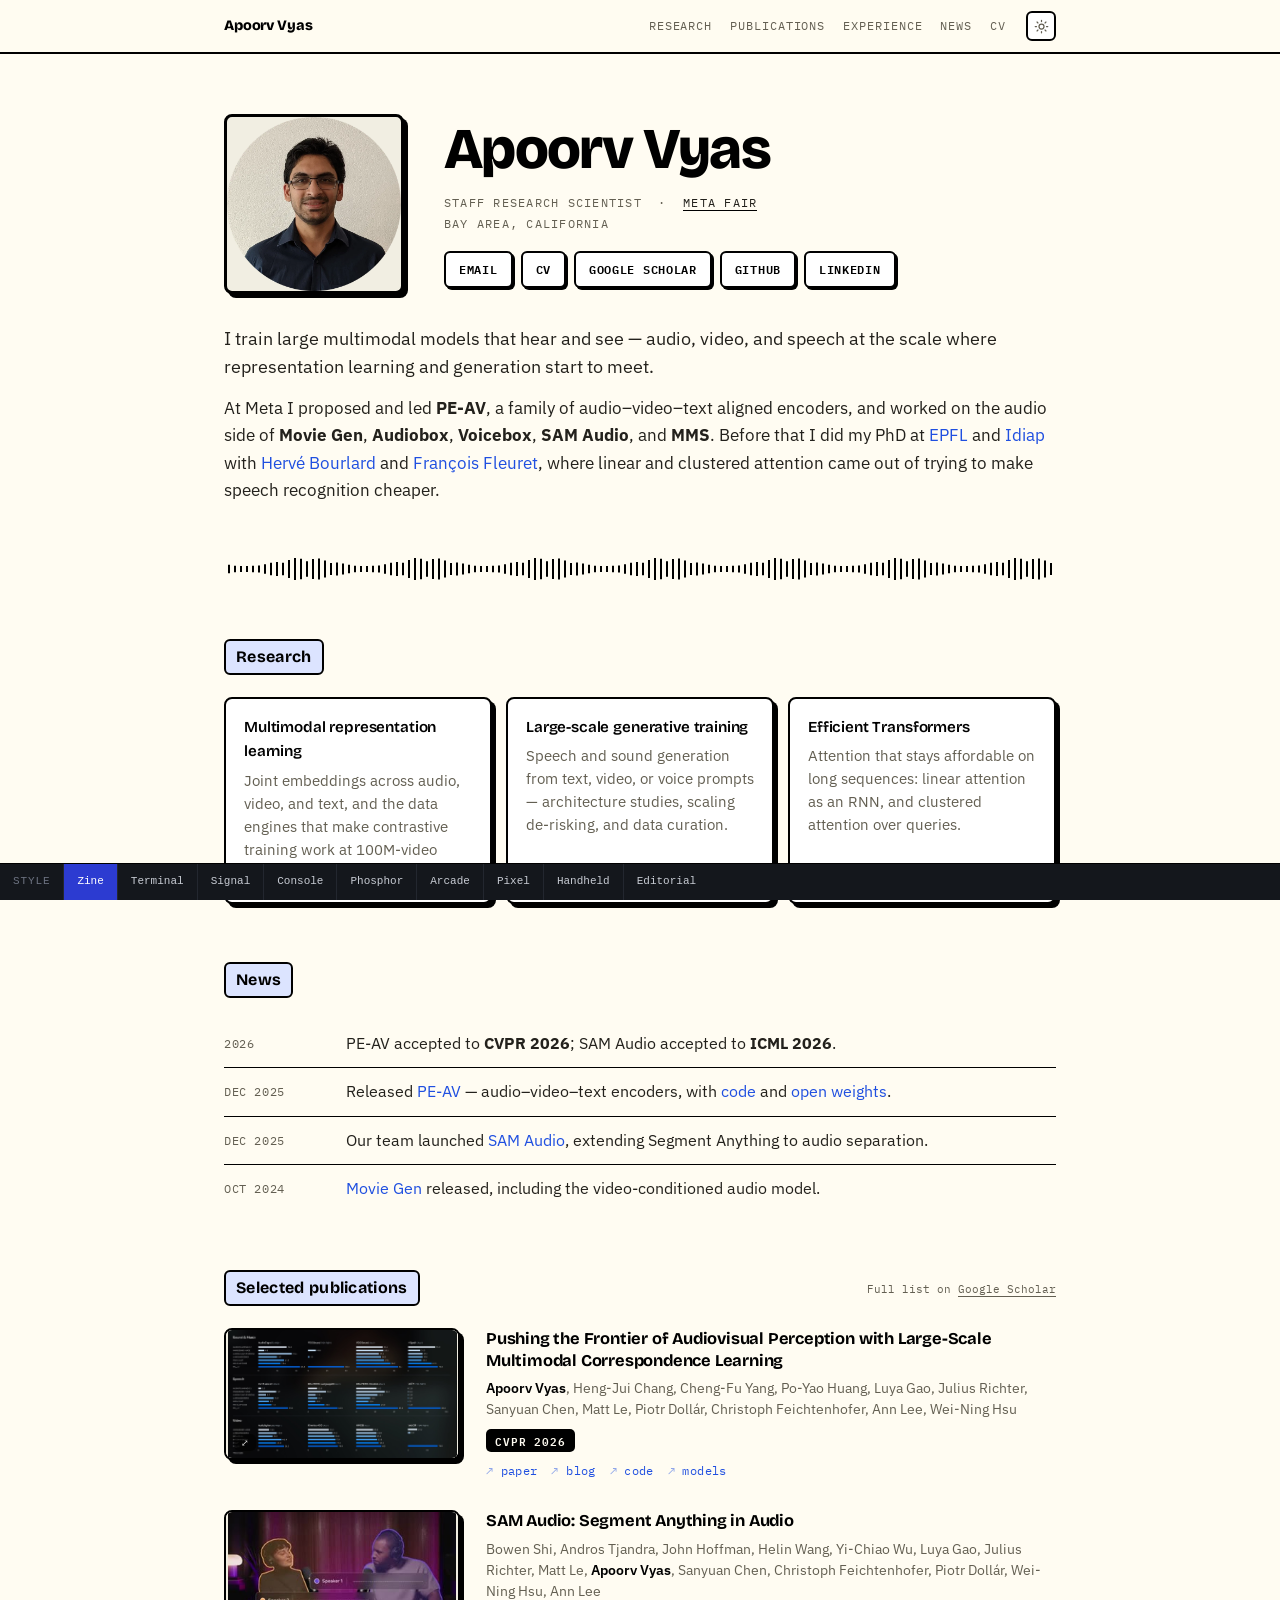
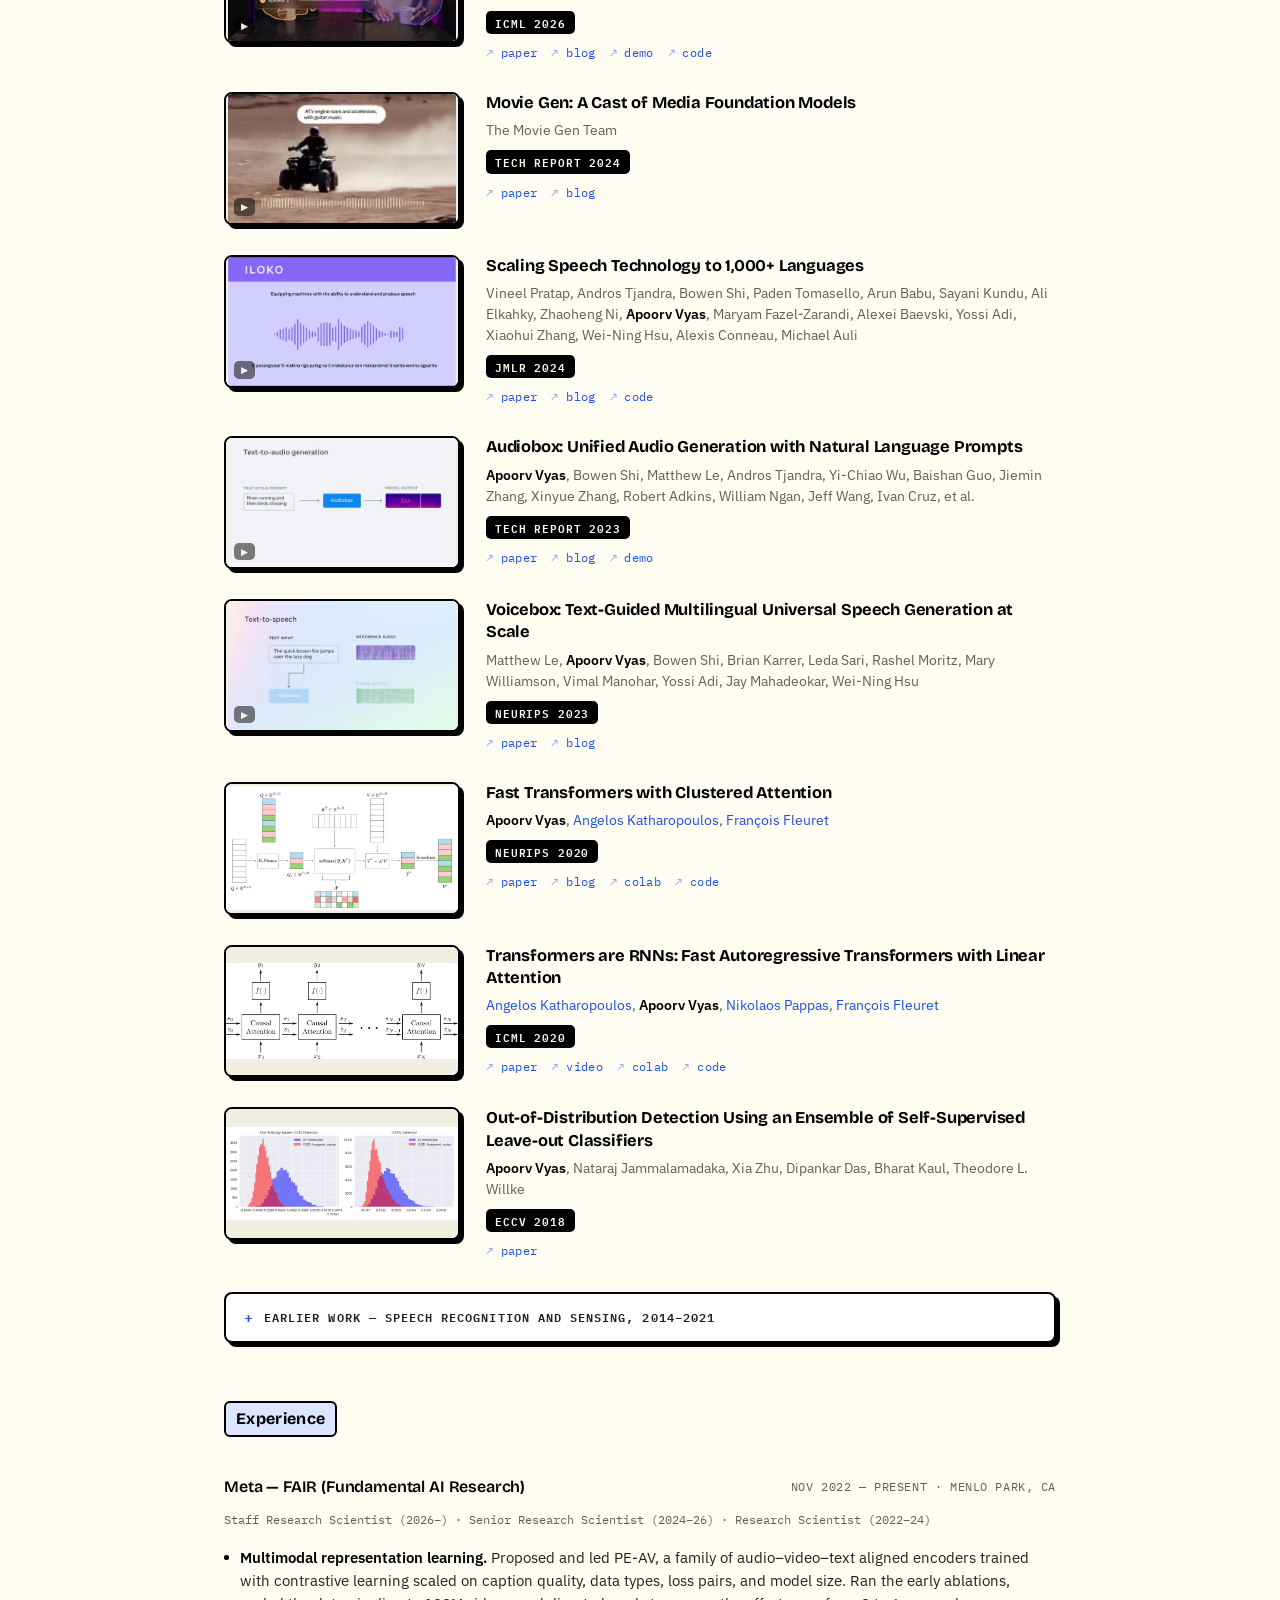
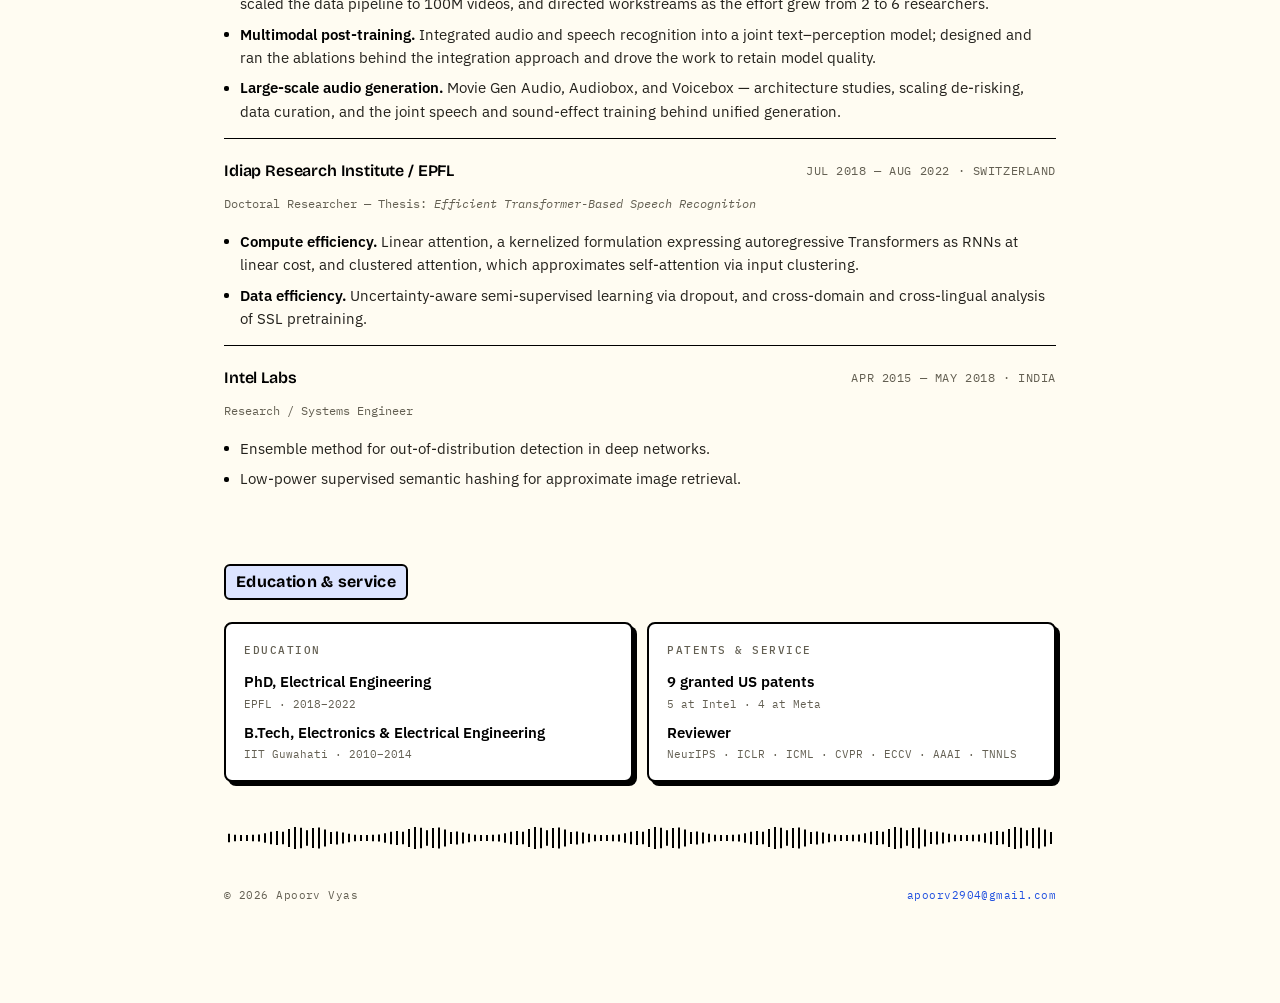
<file: preview-zine.html>
<!DOCTYPE html>
<html lang="en">
<head>
<meta charset="utf-8">
<meta name="viewport" content="width=device-width, initial-scale=1">
<title>Apoorv Vyas — Zine</title>

<meta name="author" content="Apoorv Vyas">
<meta name="description" content="Apoorv Vyas is a Staff Research Scientist at Meta FAIR working on multimodal representation learning, large-scale audio and video generation, and efficient Transformers.">

<link rel="canonical" href="https://apoorv2904.github.io/">
<meta property="og:type" content="profile">
<meta property="og:title" content="Apoorv Vyas">
<meta property="og:description" content="Staff Research Scientist at Meta FAIR. Multimodal representation learning, large-scale audio generation, efficient Transformers.">
<meta property="og:url" content="https://apoorv2904.github.io/">
<meta property="og:image" content="https://apoorv2904.github.io/images/social-card.jpg">
<meta name="twitter:card" content="summary_large_image">

<link rel="icon" type="image/svg+xml" href="favicon.svg">

<link rel="preconnect" href="https://fonts.googleapis.com">
<link rel="preconnect" href="https://fonts.gstatic.com" crossorigin>
<link href="https://fonts.googleapis.com/css2?family=Bricolage+Grotesque:opsz,wght@12..96,400;12..96,700;12..96,800&family=IBM+Plex+Mono:wght@400;500&family=IBM+Plex+Sans:wght@400;500;600&display=swap" rel="stylesheet">
<link rel="stylesheet" href="style.css">
<link rel="stylesheet" href="style-zine.css">

<script>
  // Applied before paint so the chosen theme does not flash.
  (function () {
    try {
      var t = localStorage.getItem("theme");
      if (t === "light" || t === "dark") {
        document.documentElement.setAttribute("data-theme", t);
      }
    } catch (e) {}
  })();
</script>

<style>
  .abbar{position:fixed;left:0;right:0;bottom:0;z-index:150;display:flex;align-items:stretch;
    font-family:ui-monospace,Menlo,monospace;font-size:11px;background:#14171C;color:#9AA1AE;
    border-top:1px solid #000}
  .abbar b{padding:9px 13px;font-weight:500;color:#6C7280;letter-spacing:.08em;
    text-transform:uppercase;white-space:nowrap;position:sticky;left:0;background:#14171C}
  .abbar a{padding:9px 13px;color:#C7CBD3;text-decoration:none;border-left:1px solid #23272F;white-space:nowrap}
  .abbar a:hover{background:#1D222A;color:#fff}
  .abbar a.on{background:#2C3BD1;color:#fff}
  body{padding-bottom:42px}
</style>
</head>

<body>
<a class="skip" href="#main">Skip to content</a>

<nav class="nav">
  <div class="wrap nav-inner">
    <a class="nav-name" href="#top">Apoorv<span class="nav-surname">&nbsp;Vyas</span></a>
    <div class="nav-links">
      <a href="#research">Research</a>
      <a href="#publications" class="nav-opt-sm">Publications</a>
      <a href="#experience" class="nav-opt">Experience</a>
      <a href="#news" class="nav-opt">News</a>
      <a href="data/Apoorv_Vyas_CV.pdf">CV</a>
    </div>
    <button class="theme-btn" id="theme-btn" type="button" aria-label="Switch between light and dark theme">
      <svg class="icon-light" viewBox="0 0 24 24" fill="none" stroke="currentColor" stroke-width="2" stroke-linecap="round" aria-hidden="true">
        <circle cx="12" cy="12" r="4"></circle>
        <path d="M12 2v2M12 20v2M4.9 4.9l1.4 1.4M17.7 17.7l1.4 1.4M2 12h2M20 12h2M4.9 19.1l1.4-1.4M17.7 6.3l1.4-1.4"></path>
      </svg>
      <svg class="icon-dark" viewBox="0 0 24 24" fill="none" stroke="currentColor" stroke-width="2" stroke-linecap="round" stroke-linejoin="round" aria-hidden="true">
        <path d="M21 12.8A9 9 0 1 1 11.2 3a7 7 0 0 0 9.8 9.8z"></path>
      </svg>
    </button>
  </div>
</nav>

<main id="main">
<div class="wrap" id="top">

  <!-- ============================================================ HERO -->
  <header class="hero">
    <div class="hero-top">
      <picture>
        <source srcset="images/apoorv-vyas.webp" type="image/webp">
        <img class="portrait" src="images/apoorv-vyas.png" width="180" height="180"
             alt="Apoorv Vyas">
      </picture>

      <div class="hero-id">
        <h1 class="hero-name">Apoorv Vyas</h1>

        <p class="hero-role">
          Staff Research Scientist &nbsp;·&nbsp;
          <a href="https://ai.meta.com/research/">Meta&nbsp;FAIR</a><br>
          Bay Area, California
        </p>

        <ul class="links">
          <li><a href="mailto:apoorv2904@gmail.com">Email</a></li>
          <li><a href="data/Apoorv_Vyas_CV.pdf">CV</a></li>
          <li><a href="https://scholar.google.com/citations?user=7EoDBR0AAAAJ&amp;hl=en">Google Scholar</a></li>
          <li><a href="https://github.com/apoorv2904">GitHub</a></li>
          <li><a href="https://www.linkedin.com/in/apoorv2904">LinkedIn</a></li>
          <!-- <li><a href="https://twitter.com/apoorv2904">Twitter / X</a></li> -->
        </ul>
      </div>
    </div>

    <div class="hero-bio">
      <p class="lede">
        I train large multimodal models that hear and see — audio, video, and speech at
        the scale where representation learning and generation start to meet.
      </p>

      <p>
        At Meta I proposed and led <strong>PE-AV</strong>, a family of audio–video–text
        aligned encoders, and worked on the audio side of
        <strong>Movie&nbsp;Gen</strong>, <strong>Audiobox</strong>,
        <strong>Voicebox</strong>, <strong>SAM&nbsp;Audio</strong>, and
        <strong>MMS</strong>. Before that I did my PhD at
        <a href="https://www.epfl.ch/en/">EPFL</a> and
        <a href="https://www.idiap.ch/en">Idiap</a> with
        <a href="https://people.idiap.ch/bourlard">Hervé Bourlard</a> and
        <a href="https://fleuret.org/francois/">François Fleuret</a>, where linear and
        clustered attention came out of trying to make speech recognition cheaper.
      </p>

      <!-- Uncomment when you want the job search to be public:
      <p class="lede" style="color:var(--signal)">
        I'm currently exploring new research roles — please get in touch.
      </p>
      -->

      <!-- Stamped at deploy time from the CV's git history. Stays hidden
           until then, so a plain local preview shows nothing odd. -->
      <p class="cv-stamp"><!--CV_UPDATED--></p>
    </div>
  </header>

  <div class="wave-rule" aria-hidden="true"></div>

  <!-- ======================================================== RESEARCH -->
  <section class="section" id="research">
    <div class="section-head"><h2>Research</h2></div>

    <div class="focus">
      <article class="focus-card">
        <h3>Multimodal representation learning</h3>
        <p>Joint embeddings across audio, video, and text, and the data engines
           that make contrastive training work at 100M-video scale.</p>
      </article>
      <article class="focus-card">
        <h3>Large-scale generative training</h3>
        <p>Speech and sound generation from text, video, or voice prompts —
           architecture studies, scaling de-risking, and data curation.</p>
      </article>
      <article class="focus-card">
        <h3>Efficient Transformers</h3>
        <p>Attention that stays affordable on long sequences: linear attention
           as an RNN, and clustered attention over queries.</p>
      </article>
    </div>
  </section>

  <!-- ============================================================ NEWS -->
  <section class="section" id="news">
    <div class="section-head"><h2>News</h2></div>

    <div class="news">
      <div class="news-item">
        <div class="news-date">2026</div>
        <p>PE-AV accepted to <strong>CVPR 2026</strong>; SAM Audio accepted to
           <strong>ICML 2026</strong>.</p>
      </div>
      <div class="news-item">
        <div class="news-date">Dec 2025</div>
        <p>Released <a href="https://arxiv.org/abs/2512.19687">PE-AV</a> — audio–video–text
           encoders, with
           <a href="https://github.com/facebookresearch/perception_models">code</a> and
           <a href="https://huggingface.co/collections/facebook/perception-encoder-audio-visual">open weights</a>.</p>
      </div>
      <div class="news-item">
        <div class="news-date">Dec 2025</div>
        <p>Our team launched <a href="https://ai.meta.com/samaudio/">SAM Audio</a>,
           extending Segment Anything to audio separation.</p>
      </div>
      <div class="news-item">
        <div class="news-date">Oct 2024</div>
        <p><a href="https://ai.meta.com/research/movie-gen/">Movie Gen</a> released,
           including the video-conditioned audio model.</p>
      </div>
    </div>
  </section>

  <!-- ==================================================== PUBLICATIONS -->
  <section class="section" id="publications">
    <div class="section-head">
      <h2>Selected publications</h2>
      <span class="section-note">Full list on
        <a href="https://scholar.google.com/citations?user=7EoDBR0AAAAJ&amp;hl=en">Google Scholar</a></span>
    </div>

    <div class="pubs">

      <!-- PE-AV -->
      <article class="pub">
        <a class="pub-media is-zoom" href="images/pe-av-results.jpg"
           aria-label="Open the PE-AV benchmark figure at full size">
          <img src="images/pe-av-results.jpg" width="1921" height="1080" loading="lazy"
               alt="Zero-shot benchmark results for PE-AV across sound and music, speech, and video tasks">
        </a>
        <div>
          <h3 class="pub-title">
            <a href="https://arxiv.org/abs/2512.19687">Pushing the Frontier of Audiovisual
            Perception with Large-Scale Multimodal Correspondence Learning</a>
          </h3>
          <p class="pub-authors">
            <span class="me">Apoorv Vyas</span>, Heng-Jui Chang, Cheng-Fu Yang,
            Po-Yao Huang, Luya Gao, Julius Richter, Sanyuan Chen, Matt Le,
            Piotr Dollár, Christoph Feichtenhofer, Ann Lee, Wei-Ning Hsu
          </p>
          <div class="pub-meta">
            <span class="chip chip-venue">CVPR 2026</span>
          </div>
          <div class="pub-links">
            <a href="https://arxiv.org/abs/2512.19687">paper</a>
            <a href="https://ai.meta.com/research/publications/pushing-the-frontier-of-audiovisual-perception-with-large-scale-multimodal-correspondence-learning/">blog</a>
            <a href="https://github.com/facebookresearch/perception_models">code</a>
            <a href="https://huggingface.co/collections/facebook/perception-encoder-audio-visual">models</a>
          </div>
        </div>
      </article>

      <!-- SAM Audio -->
      <article class="pub">
        <div class="pub-media" data-playable>
          <video muted loop playsinline preload="none" poster="images/poster-sam-audio.jpg"
                 aria-label="SAM Audio demo clip">
            <source src="media/sam-audio.mp4" type="video/mp4">
          </video>
          <button class="sound-btn" type="button" aria-label="Play this clip with sound">
            <svg class="i-off" viewBox="0 0 24 24" fill="none" stroke="currentColor" stroke-width="2" stroke-linecap="round" stroke-linejoin="round" aria-hidden="true"><path d="M11 5 6 9H2v6h4l5 4z"/><path d="m22 9-6 6M16 9l6 6"/></svg>
            <svg class="i-on" viewBox="0 0 24 24" fill="none" stroke="currentColor" stroke-width="2" stroke-linecap="round" stroke-linejoin="round" aria-hidden="true"><path d="M11 5 6 9H2v6h4l5 4z"/><path d="M15.5 8.5a5 5 0 0 1 0 7M18.5 5.5a9 9 0 0 1 0 13"/></svg>
          </button>
        </div>
        <div>
          <h3 class="pub-title">
            <a href="https://arxiv.org/abs/2512.18099">SAM Audio: Segment Anything in Audio</a>
          </h3>
          <p class="pub-authors">
            Bowen Shi, Andros Tjandra, John Hoffman, Helin Wang, Yi-Chiao Wu, Luya Gao,
            Julius Richter, Matt Le, <span class="me">Apoorv Vyas</span>, Sanyuan Chen,
            Christoph Feichtenhofer, Piotr Dollár, Wei-Ning Hsu, Ann Lee
          </p>
          <div class="pub-meta">
            <span class="chip chip-venue">ICML 2026</span>
          </div>
          <div class="pub-links">
            <a href="https://arxiv.org/abs/2512.18099">paper</a>
            <a href="https://ai.meta.com/samaudio/">blog</a>
            <a href="https://aidemos.meta.com/segment-anything/editor/segment-audio">demo</a>
            <a href="https://github.com/facebookresearch/sam-audio">code</a>
          </div>
        </div>
      </article>

      <!-- Movie Gen -->
      <article class="pub">
        <div class="pub-media" data-playable>
          <video muted loop playsinline preload="none" poster="images/poster-movie-gen.jpg"
                 aria-label="Movie Gen Audio demo clip">
            <source src="media/movie-gen.mp4" type="video/mp4">
          </video>
          <button class="sound-btn" type="button" aria-label="Play this clip with sound">
            <svg class="i-off" viewBox="0 0 24 24" fill="none" stroke="currentColor" stroke-width="2" stroke-linecap="round" stroke-linejoin="round" aria-hidden="true"><path d="M11 5 6 9H2v6h4l5 4z"/><path d="m22 9-6 6M16 9l6 6"/></svg>
            <svg class="i-on" viewBox="0 0 24 24" fill="none" stroke="currentColor" stroke-width="2" stroke-linecap="round" stroke-linejoin="round" aria-hidden="true"><path d="M11 5 6 9H2v6h4l5 4z"/><path d="M15.5 8.5a5 5 0 0 1 0 7M18.5 5.5a9 9 0 0 1 0 13"/></svg>
          </button>
        </div>
        <div>
          <h3 class="pub-title">
            <a href="https://arxiv.org/abs/2410.13720">Movie Gen: A Cast of Media Foundation Models</a>
          </h3>
          <p class="pub-authors">The Movie Gen Team</p>
          <div class="pub-meta">
            <span class="chip chip-venue">Tech report 2024</span>
          </div>
          <div class="pub-links">
            <a href="https://arxiv.org/abs/2410.13720">paper</a>
            <a href="https://ai.meta.com/research/movie-gen/">blog</a>
          </div>
        </div>
      </article>

      <!-- MMS -->
      <article class="pub">
        <div class="pub-media" data-playable>
          <video muted loop playsinline preload="none" poster="images/poster-mms.jpg"
                 aria-label="MMS text-to-speech demo across low-resource languages">
            <source src="media/mms.mp4" type="video/mp4">
          </video>
          <button class="sound-btn" type="button" aria-label="Play this clip with sound">
            <svg class="i-off" viewBox="0 0 24 24" fill="none" stroke="currentColor" stroke-width="2" stroke-linecap="round" stroke-linejoin="round" aria-hidden="true"><path d="M11 5 6 9H2v6h4l5 4z"/><path d="m22 9-6 6M16 9l6 6"/></svg>
            <svg class="i-on" viewBox="0 0 24 24" fill="none" stroke="currentColor" stroke-width="2" stroke-linecap="round" stroke-linejoin="round" aria-hidden="true"><path d="M11 5 6 9H2v6h4l5 4z"/><path d="M15.5 8.5a5 5 0 0 1 0 7M18.5 5.5a9 9 0 0 1 0 13"/></svg>
          </button>
        </div>
        <div>
          <h3 class="pub-title">
            <a href="https://arxiv.org/abs/2305.13516">Scaling Speech Technology to 1,000+ Languages</a>
          </h3>
          <p class="pub-authors">
            Vineel Pratap, Andros Tjandra, Bowen Shi, Paden Tomasello, Arun Babu,
            Sayani Kundu, Ali Elkahky, Zhaoheng Ni, <span class="me">Apoorv Vyas</span>,
            Maryam Fazel-Zarandi, Alexei Baevski, Yossi Adi, Xiaohui Zhang,
            Wei-Ning Hsu, Alexis Conneau, Michael Auli
          </p>
          <div class="pub-meta">
            <span class="chip chip-venue">JMLR 2024</span>
          </div>
          <div class="pub-links">
            <a href="https://arxiv.org/abs/2305.13516">paper</a>
            <a href="https://ai.meta.com/blog/multilingual-model-speech-recognition/">blog</a>
            <a href="https://github.com/facebookresearch/fairseq/blob/main/examples/mms/README.md">code</a>
          </div>
        </div>
      </article>

      <!-- Audiobox -->
      <article class="pub">
        <div class="pub-media" data-playable>
          <video muted loop playsinline preload="none" poster="images/poster-audiobox.jpg"
                 aria-label="Audiobox demo clip">
            <source src="media/audiobox.mp4" type="video/mp4">
          </video>
          <button class="sound-btn" type="button" aria-label="Play this clip with sound">
            <svg class="i-off" viewBox="0 0 24 24" fill="none" stroke="currentColor" stroke-width="2" stroke-linecap="round" stroke-linejoin="round" aria-hidden="true"><path d="M11 5 6 9H2v6h4l5 4z"/><path d="m22 9-6 6M16 9l6 6"/></svg>
            <svg class="i-on" viewBox="0 0 24 24" fill="none" stroke="currentColor" stroke-width="2" stroke-linecap="round" stroke-linejoin="round" aria-hidden="true"><path d="M11 5 6 9H2v6h4l5 4z"/><path d="M15.5 8.5a5 5 0 0 1 0 7M18.5 5.5a9 9 0 0 1 0 13"/></svg>
          </button>
        </div>
        <div>
          <h3 class="pub-title">
            <a href="https://arxiv.org/abs/2312.15821">Audiobox: Unified Audio Generation
            with Natural Language Prompts</a>
          </h3>
          <p class="pub-authors">
            <span class="me">Apoorv Vyas</span>, Bowen Shi, Matthew Le, Andros Tjandra,
            Yi-Chiao Wu, Baishan Guo, Jiemin Zhang, Xinyue Zhang, Robert Adkins,
            William Ngan, Jeff Wang, Ivan Cruz, et al.
          </p>
          <div class="pub-meta">
            <span class="chip chip-venue">Tech report 2023</span>
          </div>
          <div class="pub-links">
            <a href="https://arxiv.org/abs/2312.15821">paper</a>
            <a href="https://ai.meta.com/blog/audiobox-generating-audio-voice-natural-language-prompts/">blog</a>
            <a href="https://audiobox.metademolab.com/">demo</a>
          </div>
        </div>
      </article>

      <!-- Voicebox -->
      <article class="pub">
        <div class="pub-media" data-playable>
          <video muted loop playsinline preload="none" poster="images/poster-voicebox.jpg"
                 aria-label="Voicebox demo clip">
            <source src="media/voicebox.mp4" type="video/mp4">
          </video>
          <button class="sound-btn" type="button" aria-label="Play this clip with sound">
            <svg class="i-off" viewBox="0 0 24 24" fill="none" stroke="currentColor" stroke-width="2" stroke-linecap="round" stroke-linejoin="round" aria-hidden="true"><path d="M11 5 6 9H2v6h4l5 4z"/><path d="m22 9-6 6M16 9l6 6"/></svg>
            <svg class="i-on" viewBox="0 0 24 24" fill="none" stroke="currentColor" stroke-width="2" stroke-linecap="round" stroke-linejoin="round" aria-hidden="true"><path d="M11 5 6 9H2v6h4l5 4z"/><path d="M15.5 8.5a5 5 0 0 1 0 7M18.5 5.5a9 9 0 0 1 0 13"/></svg>
          </button>
        </div>
        <div>
          <h3 class="pub-title">
            <a href="https://arxiv.org/abs/2306.15687">Voicebox: Text-Guided Multilingual
            Universal Speech Generation at Scale</a>
          </h3>
          <p class="pub-authors">
            Matthew Le, <span class="me">Apoorv Vyas</span>, Bowen Shi, Brian Karrer,
            Leda Sari, Rashel Moritz, Mary Williamson, Vimal Manohar, Yossi Adi,
            Jay Mahadeokar, Wei-Ning Hsu
          </p>
          <div class="pub-meta">
            <span class="chip chip-venue">NeurIPS 2023</span>
          </div>
          <div class="pub-links">
            <a href="https://arxiv.org/abs/2306.15687">paper</a>
            <a href="https://voicebox.metademolab.com/">blog</a>
          </div>
        </div>
      </article>

      <!-- Clustered attention -->
      <article class="pub">
        <div class="pub-media">
          <img src="images/neurips_2020_fast.jpg" alt="" loading="lazy">
        </div>
        <div>
          <h3 class="pub-title">
            <a href="https://arxiv.org/abs/2007.04825">Fast Transformers with Clustered Attention</a>
          </h3>
          <p class="pub-authors">
            <span class="me">Apoorv Vyas</span>,
            <a href="https://angeloskath.github.io/">Angelos Katharopoulos</a>,
            <a href="https://fleuret.org/francois/">François Fleuret</a>
          </p>
          <div class="pub-meta">
            <span class="chip chip-venue">NeurIPS 2020</span>
          </div>
          <div class="pub-links">
            <a href="https://arxiv.org/abs/2007.04825">paper</a>
            <a href="https://clustered-transformers.github.io/blog">blog</a>
            <a href="https://colab.research.google.com/drive/1E8BYQf3Puxb643LOyIjT-0m3yXGO28ev?usp=sharing">colab</a>
            <a href="https://github.com/idiap/fast-transformers">code</a>
          </div>
        </div>
      </article>

      <!-- Linear attention -->
      <article class="pub">
        <div class="pub-media">
          <img src="images/icml_2020_transformers.jpg" alt="" loading="lazy">
        </div>
        <div>
          <h3 class="pub-title">
            <a href="https://arxiv.org/abs/2006.16236">Transformers are RNNs: Fast
            Autoregressive Transformers with Linear Attention</a>
          </h3>
          <p class="pub-authors">
            <a href="https://angeloskath.github.io/">Angelos Katharopoulos</a>,
            <span class="me">Apoorv Vyas</span>,
            <a href="https://nik0spapp.github.io/">Nikolaos Pappas</a>,
            <a href="https://fleuret.org/francois/">François Fleuret</a>
          </p>
          <div class="pub-meta">
            <span class="chip chip-venue">ICML 2020</span>
          </div>
          <div class="pub-links">
            <a href="https://arxiv.org/abs/2006.16236">paper</a>
            <a href="https://youtu.be/KBWh7XCUAi8">video</a>
            <a href="https://colab.research.google.com/drive/1BV4OaWRAHYGeimO0cqHD86GfnfgUaKD4?usp=sharing">colab</a>
            <a href="https://github.com/idiap/fast-transformers">code</a>
          </div>
        </div>
      </article>

      <!-- OOD -->
      <article class="pub">
        <div class="pub-media">
          <img src="images/eccv_2018_ood.jpg" alt="" loading="lazy">
        </div>
        <div>
          <h3 class="pub-title">
            <a href="https://arxiv.org/abs/1809.03576">Out-of-Distribution Detection Using
            an Ensemble of Self-Supervised Leave-out Classifiers</a>
          </h3>
          <p class="pub-authors">
            <span class="me">Apoorv Vyas</span>, Nataraj Jammalamadaka, Xia Zhu,
            Dipankar Das, Bharat Kaul, Theodore L. Willke
          </p>
          <div class="pub-meta">
            <span class="chip chip-venue">ECCV 2018</span>
          </div>
          <div class="pub-links">
            <a href="https://arxiv.org/abs/1809.03576">paper</a>
          </div>
        </div>
      </article>

    </div>

    <!-- ------------------------------------------------ earlier work -->
    <details class="earlier">
      <summary>Earlier work — speech recognition and sensing, 2014–2021</summary>
      <div class="earlier-body">

        <article class="pub-sm">
          <div class="pub-media"><img src="images/wav2vec2.jpg" alt="" loading="lazy"></div>
          <div>
            <h3 class="pub-title">
              <a href="https://arxiv.org/abs/2104.02558">Comparing CTC and LFMMI for
              Out-of-Domain Adaptation of wav2vec 2.0 Acoustic Models</a>
            </h3>
            <p class="pub-authors">
              <span class="me">Apoorv Vyas</span>, Srikanth Madikeri, Hervé Bourlard
            </p>
            <div class="pub-meta"><span class="chip chip-venue">Interspeech 2021</span></div>
            <div class="pub-links"><a href="https://arxiv.org/abs/2104.02558">paper</a></div>
          </div>
        </article>

        <article class="pub-sm">
          <div class="pub-media"><img src="images/arxiv_2020_lfmmi.jpg" alt="" loading="lazy"></div>
          <div>
            <h3 class="pub-title">
              <a href="https://arxiv.org/abs/2012.14252">Lattice-Free MMI Adaptation of
              Self-Supervised Pretrained Acoustic Models</a>
            </h3>
            <p class="pub-authors">
              <span class="me">Apoorv Vyas</span>, Srikanth Madikeri, Hervé Bourlard
            </p>
            <div class="pub-meta"><span class="chip chip-venue">ICASSP 2021</span></div>
            <div class="pub-links">
              <a href="https://arxiv.org/abs/2012.14252">paper</a>
              <a href="https://github.com/idiap/apam">code</a>
            </div>
          </div>
        </article>

        <article class="pub-sm">
          <div class="pub-media"><img src="images/interspeech_2019_unbiassed.jpg" alt="" loading="lazy"></div>
          <div>
            <h3 class="pub-title">
              <a href="https://www.isca-archive.org/interspeech_2019/tong19b_interspeech.html">Unbiased
              Semi-supervised LF-MMI Training Using Dropout</a>
            </h3>
            <p class="pub-authors">
              Sibo Tong, <span class="me">Apoorv Vyas</span>,
              <a href="https://pgarner.github.io/">Philip N. Garner</a>, Hervé Bourlard
            </p>
            <div class="pub-meta"><span class="chip chip-venue">Interspeech 2019</span></div>
            <div class="pub-links">
              <a href="https://www.isca-archive.org/interspeech_2019/tong19b_interspeech.html">paper</a>
            </div>
          </div>
        </article>

        <article class="pub-sm">
          <div class="pub-media"><img src="images/icassp_2019_analyzing.jpg" alt="" loading="lazy"></div>
          <div>
            <h3 class="pub-title">
              <a href="https://ieeexplore.ieee.org/document/8683086">Analyzing Uncertainties
              in Speech Recognition Using Dropout</a>
            </h3>
            <p class="pub-authors">
              <span class="me">Apoorv Vyas</span>, Pranay Dighe, Sibo Tong, Hervé Bourlard
            </p>
            <div class="pub-meta"><span class="chip chip-venue">ICASSP 2019</span></div>
            <div class="pub-links">
              <a href="https://ieeexplore.ieee.org/document/8683086">paper</a>
            </div>
          </div>
        </article>

        <article class="pub-sm">
          <div class="pub-media"><img src="images/wfiot_2016_cs.jpg" alt="" loading="lazy"></div>
          <div>
            <h3 class="pub-title">
              <a href="https://ieeexplore.ieee.org/document/7845493">Power Efficient
              Compressive Sensing for Continuous Monitoring of ECG and PPG in a
              Wearable System</a>
            </h3>
            <p class="pub-authors">
              Vijay Natarajan, <span class="me">Apoorv Vyas</span>
            </p>
            <div class="pub-meta"><span class="chip chip-venue">WF-IoT 2016</span></div>
            <div class="pub-links">
              <a href="https://ieeexplore.ieee.org/document/7845493">paper</a>
            </div>
          </div>
        </article>

        <article class="pub-sm">
          <div class="pub-media"><img src="images/icvgip_2014_commercial.jpg" alt="" loading="lazy"></div>
          <div>
            <h3 class="pub-title">Commercial Block Detection in Broadcast News Videos</h3>
            <p class="pub-authors">
              <span class="me">Apoorv Vyas</span>, Raghvendra Kannao, Vishal Bhargava,
              <a href="https://www.iitg.ac.in/eee/pguha.html">Prithwijit Guha</a>
            </p>
            <div class="pub-meta"><span class="chip chip-venue">ICVGIP 2014</span></div>
            <div class="pub-links">
              <a href="https://dl.acm.org/doi/10.1145/2683483.2683546">paper</a>
            </div>
          </div>
        </article>

        <p class="pub-blurb" style="margin:0">
          Also: <em>Pkwrap: a PyTorch Package for LF-MMI Training of Acoustic Models</em>
          (Madikeri, Tong, Zuluaga-Gomez, <strong>Vyas</strong>, Motlicek, Bourlard) —
          <a href="https://arxiv.org/abs/2010.03466">paper</a> ·
          <a href="https://github.com/idiap/pkwrap">code</a>.
        </p>

      </div>
    </details>
  </section>

  <!-- ====================================================== EXPERIENCE -->
  <section class="section" id="experience">
    <div class="section-head"><h2>Experience</h2></div>

    <div class="roles">

      <article class="role">
        <h3 class="role-org">Meta — FAIR (Fundamental AI Research)</h3>
        <div class="role-when">Nov 2022 — Present · Menlo Park, CA</div>
        <p class="role-titles">
          Staff Research Scientist (2026–) · Senior Research Scientist (2024–26) ·
          Research Scientist (2022–24)
        </p>
        <ul class="role-body">
          <li><strong>Multimodal representation learning.</strong> Proposed and led PE-AV,
            a family of audio–video–text aligned encoders trained with contrastive learning
            scaled on caption quality, data types, loss pairs, and model size. Ran the early
            ablations, scaled the data pipeline to 100M videos, and directed workstreams as
            the effort grew from 2 to 6 researchers.</li>
          <li><strong>Multimodal post-training.</strong> Integrated audio and speech
            recognition into a joint text–perception model; designed and ran the ablations
            behind the integration approach and drove the work to retain model quality.</li>
          <li><strong>Large-scale audio generation.</strong> Movie Gen Audio, Audiobox,
            and Voicebox — architecture studies, scaling de-risking, data curation, and
            the joint speech and sound-effect training behind unified generation.</li>
        </ul>
      </article>

      <article class="role">
        <h3 class="role-org">Idiap Research Institute / EPFL</h3>
        <div class="role-when">Jul 2018 — Aug 2022 · Switzerland</div>
        <p class="role-titles">
          Doctoral Researcher — Thesis: <em>Efficient Transformer-Based Speech Recognition</em>
        </p>
        <ul class="role-body">
          <li><strong>Compute efficiency.</strong> Linear attention, a kernelized formulation
            expressing autoregressive Transformers as RNNs at linear cost, and clustered
            attention, which approximates self-attention via input clustering.</li>
          <li><strong>Data efficiency.</strong> Uncertainty-aware semi-supervised learning
            via dropout, and cross-domain and cross-lingual analysis of SSL pretraining.</li>
        </ul>
      </article>

      <article class="role">
        <h3 class="role-org">Intel Labs</h3>
        <div class="role-when">Apr 2015 — May 2018 · India</div>
        <p class="role-titles">Research / Systems Engineer</p>
        <ul class="role-body">
          <li>Ensemble method for out-of-distribution detection in deep networks.</li>
          <li>Low-power supervised semantic hashing for approximate image retrieval.</li>
        </ul>
      </article>

    </div>
  </section>

  <!-- ======================================================= EDUCATION -->
  <section class="section" id="education">
    <div class="section-head"><h2>Education &amp; service</h2></div>

    <div class="two-col">
      <div class="panel">
        <h3>Education</h3>
        <p><strong>PhD, Electrical Engineering</strong>
          <span class="sub">EPFL · 2018–2022</span></p>
        <p><strong>B.Tech, Electronics &amp; Electrical Engineering</strong>
          <span class="sub">IIT Guwahati · 2010–2014</span></p>
      </div>
      <div class="panel">
        <h3>Patents &amp; service</h3>
        <p><strong>9 granted US patents</strong>
          <span class="sub">5 at Intel · 4 at Meta</span></p>
        <p><strong>Reviewer</strong>
          <span class="sub">NeurIPS · ICLR · ICML · CVPR · ECCV · AAAI · TNNLS</span></p>
      </div>
    </div>
  </section>

  <div class="wave-rule wave-rule--end" aria-hidden="true"></div>

  <footer class="footer">
    <span>© 2026 Apoorv Vyas</span>
    <span><a href="mailto:apoorv2904@gmail.com">apoorv2904@gmail.com</a></span>
  </footer>

</div>
</main>

<script>
  // Theme toggle -------------------------------------------------------
  (function () {
    var btn = document.getElementById("theme-btn");
    if (!btn) return;
    btn.addEventListener("click", function () {
      var root = document.documentElement;
      var current = root.getAttribute("data-theme");
      if (!current) {
        current = window.matchMedia("(prefers-color-scheme: dark)").matches ? "dark" : "light";
      }
      var next = current === "dark" ? "light" : "dark";
      root.setAttribute("data-theme", next);
      try { localStorage.setItem("theme", next); } catch (e) {}
    });
  })();

  // Publication clips ---------------------------------------------------
  // Hover previews the clip muted. The sound button is the point though:
  // these are audio papers, so a silent preview only tells half the story.
  (function () {
    var boxes = [].slice.call(document.querySelectorAll(".pub-media[data-playable]"));
    var calm = window.matchMedia("(prefers-reduced-motion: reduce)").matches;

    function silence(except) {
      boxes.forEach(function (b) {
        if (b === except) return;
        var v = b.querySelector("video");
        if (!v) return;
        v.pause();
        v.muted = true;
        b.classList.remove("is-playing", "has-sound");
      });
    }

    boxes.forEach(function (box) {
      var vid = box.querySelector("video");
      var btn = box.querySelector(".sound-btn");
      if (!vid) return;

      function start() {
        var p = vid.play();
        if (p && p.catch) p.catch(function () {});
        box.classList.add("is-playing");
      }

      function stop() {
        if (box.classList.contains("has-sound")) return;  // audible: let it run
        vid.pause();
        box.classList.remove("is-playing");
      }

      if (!calm) {
        box.addEventListener("mouseenter", start);
        box.addEventListener("mouseleave", stop);
        box.addEventListener("focusin", start);
        box.addEventListener("focusout", stop);
      }

      if (btn) {
        btn.addEventListener("click", function (e) {
          e.preventDefault();
          e.stopPropagation();
          var on = box.classList.toggle("has-sound");
          if (on) {
            silence(box);
            vid.muted = false;
            btn.setAttribute("aria-label", "Mute this clip");
            start();
          } else {
            vid.muted = true;
            btn.setAttribute("aria-label", "Play this clip with sound");
          }
        });
      }

      vid.addEventListener("ended", function () {
        box.classList.remove("is-playing");
      });
    });
  })();
</script>

<script type="application/ld+json">
{
  "@context": "https://schema.org",
  "@type": "Person",
  "name": "Apoorv Vyas",
  "url": "https://apoorv2904.github.io/",
  "image": "https://apoorv2904.github.io/images/apoorv-vyas.png",
  "jobTitle": "Staff Research Scientist",
  "worksFor": { "@type": "Organization", "name": "Meta" },
  "alumniOf": [
    { "@type": "CollegeOrUniversity", "name": "EPFL" },
    { "@type": "CollegeOrUniversity", "name": "Indian Institute of Technology Guwahati" }
  ],
  "knowsAbout": [
    "Multimodal representation learning",
    "Audio generation",
    "Speech recognition",
    "Efficient Transformers"
  ],
  "sameAs": [
    "https://scholar.google.com/citations?user=7EoDBR0AAAAJ&hl=en",
    "https://github.com/apoorv2904",
    "https://www.linkedin.com/in/apoorv2904"
  ]
}
</script>

<div class="abbar"><b>Style</b><a href="preview-zine.html" class="on">Zine</a><a href="preview-terminal.html">Terminal</a><a href="preview-signal.html">Signal</a><a href="preview-console.html">Console</a><a href="preview-phosphor.html">Phosphor</a><a href="preview-arcade.html">Arcade</a><a href="preview-pixel.html">Pixel</a><a href="preview-handheld.html">Handheld</a><a href="preview-editorial.html">Editorial</a></div>
</body>
</html>
</file>
<file: style.css>
/* ==========================================================================
   Apoorv Vyas — personal site
   Palette continues the blue/amber of the previous site, deepened.
   Type: Archivo (display) + Source Serif 4 (body) + IBM Plex Mono (data).
   ========================================================================== */

:root {
  --paper:        #FBFBFA;
  --surface:      #FFFFFF;
  --surface-2:    #F4F5F7;
  --ink:          #14171C;
  --ink-2:        #3B414D;
  --muted:        #667085;
  --line:         #E4E5E9;
  --line-strong:  #C9CCD4;
  --wave:         #B6BBC6;
  --name-weight:  600;
  /* Inlined rather than url(images/wave.svg): Chrome gives file://
     resources opaque origins, and a blocked mask renders as nothing.
     One shape for every skin — they differ by colour and tempo only. */
  --wave-svg:       url("data:image/svg+xml,%3Csvg%20xmlns%3D%22http%3A%2F%2Fwww.w3.org%2F2000%2Fsvg%22%20width%3D%22240%22%20height%3D%2224%22%20viewBox%3D%220%200%20240%2024%22%3E%3Cpath%20d%3D%22M2%205.8h2v12.4h-2zM8%202.9h2v18.2h-2zM14%201.1h2v21.8h-2zM20%201.7h2v20.6h-2zM26%204.3h2v15.4h-2zM32%201.9h2v20.2h-2zM38%201.5h2v21h-2zM44%203.4h2v17.2h-2zM50%206.1h2v11.8h-2zM56%205.6h2v12.8h-2zM62%206.4h2v11.2h-2zM68%207.7h2v8.6h-2zM74%208.7h2v6.6h-2zM80%208.9h2v6.2h-2zM86%209h2v6h-2zM92%208.7h2v6.6h-2zM98%208.4h2v7.2h-2zM104%207.2h2v9.6h-2zM110%205.7h2v12.6h-2zM116%205h2v14h-2zM122%205.8h2v12.4h-2zM128%202.9h2v18.2h-2zM134%201.1h2v21.8h-2zM140%201.7h2v20.6h-2zM146%204.3h2v15.4h-2zM152%201.9h2v20.2h-2zM158%201.5h2v21h-2zM164%203.4h2v17.2h-2zM170%206.1h2v11.8h-2zM176%205.6h2v12.8h-2zM182%206.4h2v11.2h-2zM188%207.7h2v8.6h-2zM194%208.7h2v6.6h-2zM200%208.9h2v6.2h-2zM206%209h2v6h-2zM212%208.7h2v6.6h-2zM218%208.4h2v7.2h-2zM224%207.2h2v9.6h-2zM230%205.7h2v12.6h-2zM236%205h2v14h-2z%22%2F%3E%3C%2Fsvg%3E");
  --accent:       #2C3BD1;
  --accent-soft:  #EDEFFD;
  --signal:       #9A5B06;

  --font-display: "Archivo", "Helvetica Neue", Helvetica, Arial, sans-serif;
  --font-body:    "Source Serif 4", Georgia, "Times New Roman", serif;
  --font-mono:    "IBM Plex Mono", ui-monospace, SFMono-Regular, Menlo, monospace;

  --max: 880px;
  --gutter: 24px;
  --radius: 10px;

  color-scheme: light;
}

html[data-theme="dark"] {
  --paper:        #0D1016;
  --surface:      #12161D;
  --surface-2:    #171C25;
  --ink:          #E9EBF0;
  --ink-2:        #C3C8D3;
  --muted:        #8B93A3;
  --line:         #232833;
  --line-strong:  #39414F;
  --wave:         #454E60;
  --name-weight:  500;
  --accent:       #8C97FF;
  --accent-soft:  #1A2033;
  --signal:       #E9A13F;

  color-scheme: dark;
}

@media (prefers-color-scheme: dark) {
  html:not([data-theme="light"]) {
    --paper:        #0D1016;
    --surface:      #12161D;
    --surface-2:    #171C25;
    --ink:          #E9EBF0;
    --ink-2:        #C3C8D3;
    --muted:        #8B93A3;
    --line:         #232833;
    --line-strong:  #39414F;
    --wave:         #454E60;
    --name-weight:  500;
    --accent:       #8C97FF;
    --accent-soft:  #1A2033;
    --signal:       #E9A13F;

    color-scheme: dark;
  }
}

*, *::before, *::after { box-sizing: border-box; }

html { -webkit-text-size-adjust: 100%; scroll-behavior: smooth; }

body {
  margin: 0;
  background: var(--paper);
  color: var(--ink);
  font-family: var(--font-body);
  font-size: 17px;
  line-height: 1.62;
  -webkit-font-smoothing: antialiased;
  text-rendering: optimizeLegibility;
}

a { color: var(--accent); text-decoration: none; }
a:hover { text-decoration: underline; text-underline-offset: 3px; }

:focus-visible {
  outline: 2px solid var(--accent);
  outline-offset: 3px;
  border-radius: 3px;
}

img, video { max-width: 100%; display: block; }

.wrap {
  width: 100%;
  max-width: var(--max);
  margin-inline: auto;
  padding-inline: var(--gutter);
}

.skip {
  position: absolute;
  left: -9999px;
  top: 0;
  background: var(--accent);
  color: #fff;
  padding: 10px 16px;
  z-index: 50;
  border-radius: 0 0 8px 0;
  font-family: var(--font-mono);
  font-size: 0.8rem;
}
.skip:focus { left: 0; }

/* ---------------------------------------------------------------- nav ---- */

.nav {
  position: sticky;
  top: 0;
  z-index: 20;
  background: var(--paper);
  background: color-mix(in srgb, var(--paper) 88%, transparent);
  backdrop-filter: saturate(180%) blur(12px);
  -webkit-backdrop-filter: saturate(180%) blur(12px);
  border-bottom: 1px solid var(--line);
}

.nav-inner {
  display: flex;
  align-items: center;
  gap: 20px;
  min-height: 52px;   /* not height: anything taller would be clipped */
}

.nav-name {
  font-family: var(--font-display);
  font-weight: 600;
  font-size: 0.9rem;
  letter-spacing: -0.01em;
  color: var(--ink);
  margin-right: auto;
  white-space: nowrap;
}
.nav-name:hover { text-decoration: none; color: var(--accent); }

.nav-links {
  display: flex;
  gap: 18px;
  align-items: center;
}

.nav-links a {
  white-space: nowrap;
  font-family: var(--font-mono);
  font-size: 0.72rem;
  letter-spacing: 0.08em;
  text-transform: uppercase;
  color: var(--muted);
}
.nav-links a:hover { color: var(--ink); text-decoration: none; }

.theme-btn {
  appearance: none;
  border: 1px solid var(--line);
  background: var(--surface);
  color: var(--muted);
  width: 30px;
  height: 30px;
  border-radius: 8px;
  cursor: pointer;
  display: grid;
  place-items: center;
  flex: none;
  transition: color .15s ease, border-color .15s ease;
}
.theme-btn:hover { color: var(--ink); border-color: var(--line-strong); }
.theme-btn svg { width: 15px; height: 15px; }
.theme-btn .icon-dark { display: none; }
html[data-theme="dark"] .theme-btn .icon-dark { display: block; }
html[data-theme="dark"] .theme-btn .icon-light { display: none; }
@media (prefers-color-scheme: dark) {
  html:not([data-theme="light"]) .theme-btn .icon-dark { display: block; }
  html:not([data-theme="light"]) .theme-btn .icon-light { display: none; }
}

@media (max-width: 720px) {
  .nav-links .nav-opt { display: none; }
  .nav-links { gap: 14px; }
}

/* Below ~430px the name, five links and the toggle no longer fit on one line,
   and the links do not wrap — so the navbar would run off the screen. Drop the
   longest label; Research and CV are the two worth keeping. */
/* Phones keep the name but lose the surname — it is in the hero one line
   down, and the ~48px it frees is what Publications needs. Keeping the name
   visible also matters because konami.js uses five taps on it as its touch
   trigger; hiding it would kill the easter egg on mobile. */
@media (max-width: 620px) {
  .nav-surname { display: none; }
  .nav-inner { gap: 14px; }
  .nav-links { gap: 12px; }
}

/* Only on genuinely tiny screens does Publications have to go. */
@media (max-width: 360px) {
  .nav-links .nav-opt-sm { display: none; }
}

/* Last resort: if a label set is still too wide on some device I cannot test,
   the row scrolls rather than clipping. Nothing is ever cut off. */
@media (max-width: 760px) {
  .nav-links {
    min-width: 0;
    overflow-x: auto;
    scrollbar-width: none;
    -ms-overflow-style: none;
  }
  .nav-links::-webkit-scrollbar { display: none; }
}

/* --------------------------------------------------------------- hero ---- */

.hero { padding-top: 60px; }

/* Identity block: portrait beside name, role and links.
   The bio runs full width beneath, where a longer measure reads better. */
.hero-top {
  display: grid;
  grid-template-columns: 180px 1fr;
  gap: 40px;
  align-items: center;
}

.hero-id { min-width: 0; }

.hero-bio { margin-top: 30px; }

.hero-name {
  font-family: var(--font-display);
  font-weight: var(--name-weight);
  font-size: clamp(2.4rem, 6.5vw, 3.5rem);
  line-height: 1.02;
  letter-spacing: -0.025em;
  margin: 0 0 13px;
  color: var(--ink);
}


/* Archivo is a variable face and light-on-dark blooms, so the dark theme steps
   the name down a notch. Carried on a token rather than a selector: as a rule
   it scored (0,2,1) and silently outranked every skin's own .hero-name, which
   dragged Silkscreen from bold to regular between light and dark. */

.hero-role {
  font-family: var(--font-mono);
  font-size: 0.78rem;
  letter-spacing: 0.1em;
  text-transform: uppercase;
  color: var(--muted);
  margin: 0 0 17px;
  line-height: 1.7;
}
.hero-role a { color: var(--ink-2); border-bottom: 1px solid var(--line-strong); }
.hero-role a:hover { color: var(--accent); border-color: var(--accent); text-decoration: none; }

.lede {
  font-size: 1.14rem;
  line-height: 1.55;
  color: var(--ink);
  margin: 0 0 14px;
}

.hero-bio p { margin: 0 0 14px; color: var(--ink-2); }

.hero-top > picture { display: block; }

.portrait {
  width: 180px;
  height: 180px;
  border-radius: 50%;
  background: var(--surface-2);
}

/* --------------------------------------------------------------- links --- */

.links {
  display: flex;
  flex-wrap: wrap;
  gap: 8px;
  margin: 0;
  padding: 0;
  list-style: none;
}

.links a {
  display: inline-block;
  font-family: var(--font-mono);
  font-size: 0.73rem;
  letter-spacing: 0.06em;
  text-transform: uppercase;
  padding: 7px 13px;
  border: 1px solid var(--line);
  border-radius: 999px;
  background: var(--surface);
  color: var(--ink-2);
  transition: border-color .15s ease, color .15s ease, background .15s ease;
}
.links a:hover {
  color: var(--accent);
  border-color: var(--accent);
  background: var(--accent-soft);
  text-decoration: none;
}

.cv-stamp {
  margin: 11px 0 0;
  font-family: var(--font-mono);
  font-size: 0.68rem;
  letter-spacing: 0.05em;
  color: var(--muted);
}
/* An element holding only a comment still counts as :empty, so an unstamped
   build simply hides the line rather than leaving a gap. */
.cv-stamp:empty { display: none; }

/* ------------------------------------------------- signature wave rule --- */

.wave-rule {
  height: 24px;
  margin: 52px 0 0;
  background-color: var(--wave, var(--line-strong));
  opacity: 1;
  -webkit-mask-image: var(--wave-svg);
  mask-image: var(--wave-svg);
  -webkit-mask-repeat: repeat-x;
  mask-repeat: repeat-x;
  -webkit-mask-size: 240px 24px;
  mask-size: 240px 24px;
  -webkit-mask-position: center;
  mask-position: center;
}

@keyframes wave-flow {
  from { -webkit-mask-position: 0 center;     mask-position: 0 center; }
  to   { -webkit-mask-position: 240px center; mask-position: 240px center; }
}

/* ------------------------------------------------------------ sections --- */

.wave-rule--end { margin-top: 44px; opacity: 0.7; }

.section {
  padding-top: 46px;
  scroll-margin-top: 66px;   /* clears the sticky nav on anchor jumps */
}

.section-head {
  display: flex;
  align-items: baseline;
  gap: 14px;
  border-top: 1px solid var(--line);
  padding-top: 12px;
  margin-bottom: 22px;
}

.section-head h2 {
  font-family: var(--font-mono);
  font-size: 0.72rem;
  font-weight: 500;
  letter-spacing: 0.16em;
  text-transform: uppercase;
  color: var(--accent);
  margin: 0;
}

.section-note {
  font-family: var(--font-mono);
  font-size: 0.7rem;
  color: var(--muted);
  margin-left: auto;
}
.section-note a { color: var(--muted); text-decoration: underline; text-underline-offset: 3px; }
.section-note a:hover { color: var(--accent); }

/* -------------------------------------------------------- research grid -- */

.focus {
  display: grid;
  grid-template-columns: repeat(auto-fit, minmax(232px, 1fr));
  gap: 14px;
}

.focus-card {
  border: 1px solid var(--line);
  border-radius: var(--radius);
  background: var(--surface);
  padding: 16px 18px 18px;
}

.focus-card h3 {
  font-family: var(--font-display);
  font-size: 0.95rem;
  font-weight: 600;
  letter-spacing: -0.01em;
  margin: 0 0 6px;
  color: var(--ink);
}

.focus-card p {
  margin: 0;
  font-size: 0.925rem;
  line-height: 1.55;
  color: var(--muted);
}

/* ---------------------------------------------------------------- news --- */

.news { margin: 0; }

.news-item {
  display: grid;
  grid-template-columns: 104px 1fr;
  gap: 18px;
  padding: 11px 0;
  border-bottom: 1px solid var(--line);
}
.news-item:last-child { border-bottom: 0; }

.news-date {
  font-family: var(--font-mono);
  font-size: 0.73rem;
  letter-spacing: 0.05em;
  text-transform: uppercase;
  color: var(--muted);
  padding-top: 4px;
}

.news-item p { margin: 0; font-size: 0.97rem; color: var(--ink-2); }

/* -------------------------------------------------------- publications -- */

.pubs { display: grid; gap: 30px; }

.pub {
  display: grid;
  grid-template-columns: 236px 1fr;
  gap: 26px;
  align-items: start;
}

.pub-media {
  position: relative;
  display: block;
  aspect-ratio: 16 / 9;
  border-radius: var(--radius);
  overflow: hidden;
  border: 1px solid var(--line);
  background: var(--surface-2);
}

/* ---- media affordances ---- */

.pub-media[data-playable]::after,
.pub-media.is-zoom::after {
  content: "▶";
  position: absolute;
  left: 8px;
  bottom: 7px;
  font-size: 0.58rem;
  line-height: 1;
  color: rgba(255, 255, 255, 0.9);
  background: rgba(0, 0, 0, 0.5);
  border-radius: 5px;
  padding: 4px 7px;
  pointer-events: none;
  transition: opacity .18s ease;
}
.pub-media.is-zoom::after { content: "⤢"; }
.pub-media[data-playable].is-playing::after { opacity: 0; }
.pub-media.is-zoom:hover::after { background: var(--accent); }
.pub-media.is-zoom:hover { text-decoration: none; }

.sound-btn {
  position: absolute;
  right: 7px;
  bottom: 7px;
  width: 27px;
  height: 27px;
  padding: 0;
  display: grid;
  place-items: center;
  border: 0;
  border-radius: 6px;
  background: rgba(0, 0, 0, 0.5);
  color: #fff;
  cursor: pointer;
  opacity: 0;
  transition: opacity .18s ease, background .18s ease;
}
.sound-btn svg { width: 14px; height: 14px; }
.sound-btn .i-on { display: none; }

.pub-media:hover .sound-btn,
.pub-media:focus-within .sound-btn,
.pub-media.has-sound .sound-btn { opacity: 1; }

.sound-btn:hover { background: var(--accent); }

.pub-media.has-sound .sound-btn { background: var(--accent); }
.pub-media.has-sound .sound-btn .i-on { display: block; }
.pub-media.has-sound .sound-btn .i-off { display: none; }

/* No hover on touch, so keep the control permanently visible there. */
@media (hover: none) {
  .sound-btn { opacity: 1; }
}

/* contain, not cover: the older entries are paper figures with wide or tall
   aspect ratios, and cropping them loses the point of the figure. The generated
   16:9 posters fill the box exactly either way. */
.pub-media img,
.pub-media video {
  width: 100%;
  height: 100%;
  object-fit: contain;
  background: var(--surface-2);
}

.pub-title {
  font-family: var(--font-display);
  font-size: 1.03rem;
  font-weight: 600;
  letter-spacing: -0.012em;
  line-height: 1.35;
  margin: 0 0 6px;
  color: var(--ink);
}
.pub-title a { color: inherit; }
.pub-title a:hover { color: var(--accent); text-decoration: none; }

.pub-authors {
  font-size: 0.875rem;
  line-height: 1.5;
  color: var(--muted);
  margin: 0 0 9px;
}
.pub-authors .me { color: var(--ink); font-weight: 600; }

.pub-meta {
  display: flex;
  flex-wrap: wrap;
  align-items: center;
  gap: 7px;
  margin-bottom: 9px;
}

.chip {
  font-family: var(--font-mono);
  font-size: 0.665rem;
  letter-spacing: 0.08em;
  text-transform: uppercase;
  padding: 3px 9px;
  border-radius: 999px;
  white-space: nowrap;
}

.chip-venue {
  background: var(--accent-soft);
  color: var(--accent);
}

.pub-links {
  display: flex;
  flex-wrap: wrap;
  gap: 4px 14px;
  font-family: var(--font-mono);
  font-size: 0.735rem;
  letter-spacing: 0.03em;
}
.pub-links a { color: var(--accent); }
.pub-links a::before { content: "↗ "; opacity: 0.5; }

.pub-blurb {
  margin: 9px 0 0;
  font-size: 0.925rem;
  line-height: 1.55;
  color: var(--muted);
}

/* ------------------------------------------------------- earlier work --- */

.earlier {
  margin-top: 32px;
  border: 1px solid var(--line);
  border-radius: var(--radius);
  background: var(--surface);
}

.earlier > summary {
  cursor: pointer;
  list-style: none;
  padding: 14px 18px;
  font-family: var(--font-mono);
  font-size: 0.73rem;
  letter-spacing: 0.09em;
  text-transform: uppercase;
  color: var(--ink-2);
  display: flex;
  align-items: center;
  gap: 10px;
}
.earlier > summary::-webkit-details-marker { display: none; }
.earlier > summary::before {
  content: "+";
  font-size: 0.95rem;
  line-height: 1;
  color: var(--accent);
}
.earlier[open] > summary::before { content: "–"; }
.earlier > summary:hover { color: var(--accent); }

.earlier-body {
  padding: 4px 18px 20px;
  display: grid;
  gap: 20px;
}

.pub-sm {
  display: grid;
  grid-template-columns: 132px 1fr;
  gap: 18px;
  align-items: start;
}

.pub-sm .pub-media { border-radius: 8px; }
.pub-sm .pub-title { font-size: 0.94rem; }
.pub-sm .pub-authors { font-size: 0.83rem; margin-bottom: 7px; }

/* ---------------------------------------------------------- experience -- */

.roles { display: grid; gap: 4px; }

.role {
  display: grid;
  grid-template-columns: 1fr auto;
  gap: 8px 20px;
  padding: 15px 0;
  border-bottom: 1px solid var(--line);
}
.role:last-child { border-bottom: 0; }

.role-org {
  font-family: var(--font-display);
  font-size: 1rem;
  font-weight: 600;
  letter-spacing: -0.01em;
  margin: 0;
  color: var(--ink);
}

.role-when {
  font-family: var(--font-mono);
  font-size: 0.72rem;
  letter-spacing: 0.05em;
  text-transform: uppercase;
  color: var(--muted);
  white-space: nowrap;
  padding-top: 4px;
}

.role-titles {
  grid-column: 1 / -1;
  font-family: var(--font-mono);
  font-size: 0.735rem;
  color: var(--muted);
  margin: 2px 0 0;
  line-height: 1.7;
}

.role-body {
  grid-column: 1 / -1;
  margin: 8px 0 0;
  padding: 0;
  list-style: none;
  display: grid;
  gap: 7px;
}

.role-body li {
  font-size: 0.94rem;
  line-height: 1.55;
  color: var(--ink-2);
  padding-left: 16px;
  position: relative;
}
.role-body li::before {
  content: "";
  position: absolute;
  left: 0;
  top: 0.62em;
  width: 5px;
  height: 5px;
  border-radius: 50%;
  background: var(--line-strong);
}
.role-body strong { color: var(--ink); font-weight: 600; }

/* ---------------------------------------------- education + service ----- */

.two-col {
  display: grid;
  grid-template-columns: repeat(auto-fit, minmax(260px, 1fr));
  gap: 14px;
}

.panel {
  border: 1px solid var(--line);
  border-radius: var(--radius);
  background: var(--surface);
  padding: 18px;
}

.panel h3 {
  font-family: var(--font-mono);
  font-size: 0.68rem;
  font-weight: 500;
  letter-spacing: 0.14em;
  text-transform: uppercase;
  color: var(--muted);
  margin: 0 0 12px;
}

.panel p { margin: 0 0 10px; font-size: 0.94rem; line-height: 1.5; color: var(--ink-2); }
.panel p:last-child { margin-bottom: 0; }
.panel strong { color: var(--ink); font-weight: 600; }
.panel .sub {
  display: block;
  font-family: var(--font-mono);
  font-size: 0.71rem;
  color: var(--muted);
  margin-top: 1px;
}

/* -------------------------------------------------------------- footer -- */

.footer {
  margin-top: 18px;
  padding: 18px 0 56px;
  border-top: 0;
  font-family: var(--font-mono);
  font-size: 0.71rem;
  letter-spacing: 0.04em;
  color: var(--muted);
  display: flex;
  flex-wrap: wrap;
  gap: 6px 18px;
  justify-content: space-between;
}

/* ------------------------------------------------------------ responsive */

@media (max-width: 760px) {
  body { font-size: 16px; }

  .hero { padding-top: 38px; }
  .hero-top {
    grid-template-columns: 1fr;
    gap: 18px;
    align-items: start;
  }
  .hero-bio { margin-top: 22px; }
  .portrait { width: 116px; height: 116px; }

  .pub { grid-template-columns: 1fr; gap: 14px; }
  .pub-media { max-width: 340px; }

  .pub-sm { grid-template-columns: 104px 1fr; gap: 14px; }

  .news-item { grid-template-columns: 1fr; gap: 3px; }
  .news-date { padding-top: 0; }

  .role { grid-template-columns: 1fr; }
  .role-when { padding-top: 0; }

  .wave-rule { margin-top: 40px; }
  .wave-rule--end { margin-top: 34px; }
  .section { padding-top: 38px; }
}

@media (prefers-reduced-motion: reduce) {
  html { scroll-behavior: auto; }
  *, *::before, *::after {
    animation-duration: 0.001ms !important;
    transition-duration: 0.001ms !important;
  }
}

/* --------------------------------------------------------------- print -- */

@media print {
  .nav, .wave-rule, .theme-btn, .links { display: none; }
  body { font-size: 11pt; background: #fff; color: #000; }
  .pub { grid-template-columns: 1fr; page-break-inside: avoid; }
  .pub-media { display: none; }
  .earlier[open] > summary { display: none; }
  a { color: #000; }
  .section { padding-top: 18pt; }
}
</file>
<file: style-arcade.css>
/* ==========================================================================
   ARCADE — load after style.css
   Full CRT cabinet: scanlines, neon, phosphor glow. Dark only, because a
   cathode ray tube has no light mode.
   Body copy stays in a real sans — even in here, nobody should have to
   decode a paper title.
   ========================================================================== */

html:root,
html[data-theme="dark"],
html[data-theme="light"] {
  --paper:        #0A0612;
  --surface:      #140C24;
  --surface-2:    #1B1030;
  --ink:          #F2E9FF;
  --ink-2:        #D6C6F5;
  --muted:        #9C86C4;
  --line:         #2E1F4D;
  --line-strong:  #6A47B8;
  --accent:       #FF3FA4;
  --accent-soft:  #2A0F35;
  --signal:       #34E7E4;
  --coin:         #FFC846;

  --glow-name:     0 0 6px  rgba(255, 63, 164, 0.85),
                   0 0 22px rgba(255, 63, 164, 0.55),
                   0 0 44px rgba(255, 63, 164, 0.30);
  --glow-cyan:     0 0 10px rgba(52, 231, 228, 0.7);
  --glow-head:     0 0 10px rgba(52, 231, 228, 0.55);
  --glow-portrait: 0 0 18px rgba(52, 231, 228, 0.35);
  --glow-hover:    0 0 16px rgba(255, 63, 164, 0.65);
  /* a list item, so it fades to transparent rather than to none */
  --glow-coin:     0 0 14px rgba(255, 200, 70, 0.75);

  --font-display: "Silkscreen", "Courier New", monospace;
  --font-body:    "IBM Plex Sans", system-ui, sans-serif;
  --font-mono:    "IBM Plex Mono", ui-monospace, monospace;

  --radius: 0px;
  color-scheme: dark;
}

/* The toggle would otherwise do nothing, since a cabinet has no light mode.
   It cuts the neon instead — the cabinet with the tube dimmed. Colours,
   scanlines and the coin all stay; only the bloom goes. */
html[data-theme="light"] {
  --glow-name:     none;
  --glow-cyan:     none;
  --glow-head:     none;
  --glow-portrait: none;
  --glow-hover:    none;
  --glow-coin:     0 0 0 rgba(255, 200, 70, 0);
}

/* ---- CRT surface ----
   Scanlines live in the page background, not as a film over the top, so
   anything opaque sits above them. Figures, posters and video stay clean —
   a cabinet screen ruled across your benchmark numbers helps nobody. Text has
   no background of its own, so the lines still run behind every line of type. */

body {
  background-image:
    repeating-linear-gradient(0deg,
      rgba(0, 0, 0, 0.30) 0 1px,
      rgba(0, 0, 0, 0.00) 1px 3px),
    radial-gradient(ellipse at 50% 45%,
      rgba(0, 0, 0, 0) 55%,
      rgba(0, 0, 0, 0.48) 100%);
  background-attachment: fixed, fixed;
}

/* transparent so the scanlines carry through the cards too */
.focus-card,
.panel,
.earlier,
.links a { background: transparent; }

/* opaque backing is what masks the lines behind media */
.pub-media { background: #0A0612; }

/* ---- neon headline ---- */

.hero-name {
  font-weight: 700;   /* Silkscreen has 400 and 700; pin it */
  font-size: clamp(1.5rem, 4vw, 2.4rem);
  letter-spacing: 0;
  line-height: 1.2;
  color: #fff;
  text-shadow: var(--glow-name);
}

/* A coin blinking beside the name, the way a cabinet waits for you to drop one.
   Drawn rather than set as a glyph, so it stays a circle in every font. */
.hero-name::after {
  content: "";
  display: inline-block;
  width: 0.4em;
  height: 0.4em;
  margin-left: 0.24em;
  vertical-align: 0.08em;
  border-radius: 50%;
  background: var(--coin);
  box-shadow:
    0 0 0 2px var(--paper),
    0 0 0 4px var(--coin),
    var(--glow-coin);
  animation: coin 1.15s steps(2, start) infinite;
}

@keyframes coin { to { visibility: hidden; } }

.nav-name {
  font-family: var(--font-display);
  font-size: 0.68rem;
  color: var(--signal);
  text-shadow: var(--glow-cyan);
}

.section-head h2 {
  color: var(--signal);
  text-shadow: var(--glow-head);
}

.pub-title,
.focus-card h3,
.role-org { font-family: var(--font-body); font-weight: 600; letter-spacing: 0; }

/* ---- cabinet edges ---- */

.focus-card,
.panel,
.earlier,
.pub-media,
.links a,
.chip,
.sound-btn,
.theme-btn,
.portrait { border-radius: 0; }

.focus-card,
.panel,
.earlier { border: 2px solid var(--line-strong); }

.pub-media { border: 2px solid var(--line-strong); }

.portrait {
  border: 3px solid var(--signal);
  box-shadow: var(--glow-portrait);
}

.links a {
  border: 2px solid var(--line-strong);
  color: var(--ink);
}
.links a:hover {
  background: var(--accent);
  border-color: var(--accent);
  color: #fff;
  box-shadow: var(--glow-hover);
}

.chip-venue {
  border: 2px solid var(--accent);
  background: none;
  color: var(--accent);
}

.role-body li::before {
  border-radius: 0;
  width: 6px;
  height: 6px;
  background: var(--signal);
}

/* ---- the divider becomes a live level meter ---- */

.wave-rule {
  background: linear-gradient(90deg, var(--signal), var(--accent), var(--signal));
  background-size: 240px 100%;
  opacity: 0.95;
  animation: meter 6s linear infinite;
}

@keyframes meter {
  from { -webkit-mask-position: 0 center;      mask-position: 0 center; }
  to   { -webkit-mask-position: 240px center;  mask-position: 240px center; }
}

/* ---- insert coin ---- */

.footer::before {
  content: "◆ INSERT COIN ◆";
  font-family: var(--font-display);
  font-size: 0.6rem;
  color: var(--coin);
  letter-spacing: 0.1em;
  animation: blink 1.15s steps(2, start) infinite;
}

@keyframes blink { to { visibility: hidden; } }
</file>
<file: style-terminal.css>
/* ==========================================================================
   TERMINAL — load after style.css
   Monospace throughout, structural punctuation borrowed from a shell.
   Reads as an ML engineer's page; very legible, low risk.
   ========================================================================== */

:root {
  --paper:        #FAFAF7;
  --surface:      #FFFFFF;
  --surface-2:    #F0F0EB;
  --ink:          #1A1A1A;
  --ink-2:        #35353A;
  --muted:        #6B6B72;
  --line:         #E0E0D8;
  --line-strong:  #B8B8AE;
  --accent:       #9A4B08;
  --accent-soft:  #F7EDE1;
  --signal:       #1F5F52;

  --font-display: "IBM Plex Mono", ui-monospace, monospace;
  --font-body:    "IBM Plex Mono", ui-monospace, monospace;
  --font-mono:    "IBM Plex Mono", ui-monospace, monospace;

  --max: 920px;      /* monospace runs long; give the measure room */
  --radius: 3px;
}

html[data-theme="dark"] {
  --paper:        #0E0F0D;
  --surface:      #161815;
  --surface-2:    #1D201C;
  --ink:          #E4E6DF;
  --ink-2:        #C6C9C0;
  --muted:        #8A8F84;
  --line:         #262A24;
  --line-strong:  #444A40;
  --accent:       #E3A055;
  --accent-soft:  #241C13;
  --signal:       #6FD3B8;
}

@media (prefers-color-scheme: dark) {
  html:not([data-theme="light"]) {
    --paper:        #0E0F0D;
    --surface:      #161815;
    --surface-2:    #1D201C;
    --ink:          #E4E6DF;
    --ink-2:        #C6C9C0;
    --muted:        #8A8F84;
    --line:         #262A24;
    --line-strong:  #444A40;
    --accent:       #E3A055;
    --accent-soft:  #241C13;
    --signal:       #6FD3B8;
  }
}

body { font-size: 15px; line-height: 1.68; }

.hero-name {
  font-size: clamp(2rem, 5.4vw, 2.9rem);
  font-weight: 600;
  letter-spacing: -0.02em;
}

.lede { font-size: 1.02rem; }

/* ---- shell punctuation as structure ---- */

.section-head h2::before { content: "## "; opacity: 0.55; }

/* Inline only when the row is not spread (mobile). When it is spread the
   slash becomes the separator glyph instead, so it sits in the gap and adds
   no width — otherwise it would throw off the measured alignment. */
.nav-links:not(.nav-spread) a::before { content: "/"; opacity: 0.45; margin-right: 1px; }
.nav-links { --nav-sep: "/"; }

.pub-links a::before { content: "→ "; opacity: 0.55; }

.chip-venue {
  background: none;
  border: 0;
  padding-left: 0;
  padding-right: 0;
  color: var(--accent);
}
.chip-venue::before { content: "["; }
.chip-venue::after  { content: "]"; }

.earlier > summary::before { content: "$"; }
.earlier[open] > summary::before { content: "$"; opacity: 0.45; }

.role-body li::before {
  content: "·";
  background: none;
  border-radius: 0;
  width: auto;
  height: auto;
  top: 0;
  color: var(--line-strong);
}

.focus-card h3::before { content: "> "; color: var(--accent); }

/* a readout trace rather than an ornament: thinner, tinted toward the accent */
:root { --wave: #B0895E; }
html[data-theme="dark"] { --wave: #6B5A3F; }
@media (prefers-color-scheme: dark) {
  html:not([data-theme="light"]) { --wave: #6B5A3F; }
}
/* Shape matches every other skin; only colour and tempo differ.
   28s is deliberately near-subliminal — this is the landing page. */
.wave-rule { animation: wave-flow 28s linear infinite; }
</file>
<file: style-console.css>
/* ==========================================================================
   CONSOLE  =  TERMINAL × PIXEL
   Load order: style.css → style-terminal.css → this file.

   The thing that actually lives at this intersection is the DOS/BBS screen:
   a bitmap headline over monospace text, framed in CP437 double-line boxes.
   Borders here are `double` rather than drawn characters — same ╔═╗ read,
   without stuffing glyphs into the markup.
   ========================================================================== */

:root {
  --paper:        #EDEAE0;
  --surface:      #F7F5EE;
  --surface-2:    #E0DCCE;
  --ink:          #1B1A17;
  --ink-2:        #3A382F;
  --muted:        #6A6656;
  --line:         #CFC9B6;
  --line-strong:  #1B1A17;
  --accent:       #1F5FA8;
  --accent-soft:  #DDE6F2;
  --signal:       #A34E00;

  --font-display: "Silkscreen", "Courier New", monospace;
}

html[data-theme="dark"] {
  --paper:        #0C0C10;
  --surface:      #141419;
  --surface-2:    #1B1B22;
  --ink:          #D8D8C8;
  --ink-2:        #BCBCAC;
  --muted:        #85857A;
  --line:         #26262E;
  --line-strong:  #8A8A7C;
  --accent:       #55B7FF;
  --accent-soft:  #10202E;
  --signal:       #FFB000;
}

@media (prefers-color-scheme: dark) {
  html:not([data-theme="light"]) {
    --paper:        #0C0C10;
    --surface:      #141419;
    --surface-2:    #1B1B22;
    --ink:          #D8D8C8;
    --ink-2:        #BCBCAC;
    --muted:        #85857A;
    --line:         #26262E;
    --line-strong:  #8A8A7C;
    --accent:       #55B7FF;
    --accent-soft:  #10202E;
    --signal:       #FFB000;
  }
}

.hero-name {
  font-family: var(--font-display);
  font-size: clamp(1.5rem, 4vw, 2.35rem);
  font-weight: 700;
  letter-spacing: 0;
  line-height: 1.2;
}

.nav-name { font-family: var(--font-display); font-size: 0.7rem; }

/* body copy stays monospace, inherited from terminal */
.pub-title,
.focus-card h3,
.role-org { font-family: var(--font-body); }

/* ---- CP437 boxes ---- */

.focus-card,
.panel,
.earlier,
.pub-media {
  border: 3px double var(--line-strong);
  border-radius: 0;
}

.links a,
.chip,
.sound-btn,
.theme-btn,
.portrait { border-radius: 0; }

.links a { border: 2px solid var(--line-strong); }
.links a:hover { background: var(--accent); border-color: var(--accent); color: var(--paper); }

.portrait { border: 3px double var(--line-strong); }

.section-head h2::before { content: "▍ "; opacity: 1; color: var(--signal); }

.focus-card h3::before { content: "░ "; color: var(--signal); }

.wave-rule {
  background-color: var(--accent);
  opacity: 1;
}

/* a screen should look like it is running */
.wave-rule { animation: wave-flow 12s linear infinite; }

/* the prompt keeps waiting here — Console is a costume, not the landing page */
.hero-name::after {
  content: "\258C";
  margin-left: 0.1em;
  color: var(--accent);
  animation: cursor-blink 1.05s steps(2, start) infinite;
}

@keyframes cursor-blink { to { visibility: hidden; } }
</file>
<file: style-editorial.css>
/* ==========================================================================
   EDITORIAL — load after style.css
   Serif throughout, larger scale, rules instead of boxes. Closer to a journal
   page than a product page. The furthest of the four from Bowen's layout.
   ========================================================================== */

:root {
  --paper:        #FCFCFC;
  --surface:      #FFFFFF;
  --surface-2:    #F2F3F4;
  --ink:          #111214;
  --ink-2:        #33363B;
  --muted:        #62666E;
  --line:         #E1E3E6;
  --line-strong:  #A8ACB3;
  --accent:       #1B3A6B;
  --accent-soft:  #EAEEF5;
  --signal:       #7A4418;

  --font-display: "Newsreader", Georgia, serif;
  --font-body:    "Newsreader", Georgia, serif;
  --font-mono:    "IBM Plex Mono", ui-monospace, monospace;

  --max: 780px;      /* tighter measure reads more like print */
  --radius: 2px;
}

html[data-theme="dark"] {
  --paper:        #101215;
  --surface:      #171A1E;
  --surface-2:    #1D2126;
  --ink:          #EAECEF;
  --ink-2:        #C7CBD1;
  --muted:        #8D939C;
  --line:         #262A30;
  --line-strong:  #474D56;
  --accent:       #8FB0E0;
  --accent-soft:  #16202E;
  --signal:       #D9A06B;
}

@media (prefers-color-scheme: dark) {
  html:not([data-theme="light"]) {
    --paper:        #101215;
    --surface:      #171A1E;
    --surface-2:    #1D2126;
    --ink:          #EAECEF;
    --ink-2:        #C7CBD1;
    --muted:        #8D939C;
    --line:         #262A30;
    --line-strong:  #474D56;
    --accent:       #8FB0E0;
    --accent-soft:  #16202E;
    --signal:       #D9A06B;
  }
}

body { font-size: 18px; line-height: 1.72; }

.hero-name {
  font-size: clamp(2.7rem, 7vw, 4rem);
  font-weight: 500;
  letter-spacing: -0.018em;
  line-height: 1.02;
}

.hero-role {
  font-family: var(--font-body);
  font-size: 1rem;
  letter-spacing: 0;
  text-transform: none;
  font-style: italic;
  color: var(--muted);
}

.lede { font-size: 1.28rem; line-height: 1.5; }

/* ---- rules, not boxes ---- */

.section-head h2 {
  font-family: var(--font-display);
  font-size: 0.86rem;
  font-weight: 600;
  letter-spacing: 0.16em;
  color: var(--ink);
}

.focus-card,
.panel {
  border: 0;
  border-top: 1px solid var(--line-strong);
  background: none;
  padding: 12px 0 0;
}

.earlier { border: 0; border-top: 1px solid var(--line); background: none; }
.earlier > summary { padding-left: 0; padding-right: 0; font-family: var(--font-body); text-transform: none; letter-spacing: 0; font-size: 0.95rem; font-style: italic; }
.earlier-body { padding-left: 0; padding-right: 0; }

.links a {
  border: 0;
  border-bottom: 1px solid var(--line-strong);
  border-radius: 0;
  background: none;
  padding: 1px 0;
  font-family: var(--font-body);
  font-size: 0.98rem;
  letter-spacing: 0;
  text-transform: none;
}
.links { gap: 6px 20px; }
.links a:hover { background: none; color: var(--accent); border-color: var(--accent); }

.chip-venue {
  background: none;
  padding: 0;
  font-family: var(--font-body);
  font-style: italic;
  font-size: 0.9rem;
  letter-spacing: 0;
  text-transform: none;
  color: var(--muted);
}

.pub-title { font-weight: 600; font-size: 1.16rem; letter-spacing: -0.005em; }
.pub-authors { font-size: 0.98rem; }

.role-org { font-weight: 600; font-size: 1.12rem; }

/* Kept, but set quietly — a printed page would not shout it. */
:root { --wave: #C3C7CE; }
html[data-theme="dark"] { --wave: #363C46; }
@media (prefers-color-scheme: dark) {
  html:not([data-theme="light"]) { --wave: #363C46; }
}
.wave-rule {
  margin-top: 46px;
}
</file>
<file: style-pixel.css>
/* ==========================================================================
   PIXEL — load after style.css
   8-bit where it costs nothing (name, ornament, edges), normal typography
   where legibility matters (body, publication titles). A recruiter should
   never have to decode a headline.
   ========================================================================== */

:root {
  --paper:        #F2F2EF;
  --surface:      #FFFFFF;
  --surface-2:    #E7E7E2;
  --ink:          #16161D;
  --ink-2:        #3A3A46;
  --muted:        #62626F;
  --line:         #D6D6CF;
  --line-strong:  #16161D;
  --accent:       #3B3BD6;
  --accent-soft:  #E2E2FA;
  --signal:       #A35A08;

  --font-display: "Silkscreen", "Courier New", monospace;
  --font-body:    "IBM Plex Sans", system-ui, sans-serif;
  --font-mono:    "IBM Plex Mono", ui-monospace, monospace;

  --radius: 0px;
}

html[data-theme="dark"] {
  --paper:        #0B0C10;
  --surface:      #14161C;
  --surface-2:    #1B1E26;
  --ink:          #E6E6F0;
  --ink-2:        #C0C2CE;
  --muted:        #878B99;
  --line:         #2A2E38;
  --line-strong:  #6E7385;
  --accent:       #8C8CFF;
  --accent-soft:  #1B1E33;
  --signal:       #F0A93F;
}

@media (prefers-color-scheme: dark) {
  html:not([data-theme="light"]) {
    --paper:        #0B0C10;
    --surface:      #14161C;
    --surface-2:    #1B1E26;
    --ink:          #E6E6F0;
    --ink-2:        #C0C2CE;
    --muted:        #878B99;
    --line:         #2A2E38;
    --line-strong:  #6E7385;
    --accent:       #8C8CFF;
    --accent-soft:  #1B1E33;
    --signal:       #F0A93F;
  }
}

/* ---- the one pixel headline ---- */

.hero-name {
  font-weight: 700;   /* Silkscreen has 400 and 700; pin it */
  font-size: clamp(1.6rem, 4.2vw, 2.5rem);   /* Silkscreen runs wide */
  letter-spacing: 0;
  line-height: 1.15;
  margin-bottom: 18px;
}

.nav-name { font-family: var(--font-display); font-size: 0.72rem; }

/* Everything else keeps a readable face. */
.pub-title,
.focus-card h3,
.role-org { font-family: var(--font-body); font-weight: 600; letter-spacing: 0; }

.lede { font-size: 1.06rem; }

/* ---- hard edges everywhere ---- */

.focus-card,
.panel,
.earlier,
.pub-media,
.links a,
.chip,
.sound-btn,
.theme-btn { border-radius: 0; }

.focus-card,
.panel,
.earlier,
.pub-media { border-width: 2px; border-color: var(--line-strong); }

.links a { border-width: 2px; border-color: var(--line-strong); }
.links a:hover { background: var(--accent); color: var(--paper); border-color: var(--accent); }

.chip-venue { border: 2px solid var(--accent); background: none; }

.portrait {
  border-radius: 0;
  border: 3px solid var(--line-strong);
  background: var(--surface);
}

.role-body li::before { border-radius: 0; width: 6px; height: 6px; background: var(--accent); }

/* ---- pixel divider: chunky 3px grid ---- */

.wave-rule {
  animation: wave-flow 18s linear infinite;
  background-color: var(--wave);
  opacity: 1;
}

img, video { image-rendering: auto; }   /* keep the portrait and figures sharp */
</file>
<file: style-handheld.css>
/* ==========================================================================
   HANDHELD  =  PIXEL × ARCADE   (toned down)
   Load order: style.css → style-pixel.css → this file.

   The first pass painted the whole page in the four DMG shades and filtered
   the portrait to match. That reads as costume rather than design — and a
   green face is not what you want a hiring manager looking at.

   This version keeps the palette but demotes it from substrate to accent:
   a neutral page, DMG green for links, chips, borders and the divider. The
   handheld reference survives in one deliberate place — a faint LCD grid over
   the portrait, so the photo looks like it is displayed on a small screen
   instead of the whole site pretending to be one.

       #0F380F   #306230   #8BAC0F   #9BBC0F
   ========================================================================== */

:root {
  --paper:        #FAFAF6;
  --surface:      #FFFFFF;
  --surface-2:    #EFF0E8;
  --ink:          #16190F;
  --ink-2:        #3A3F30;
  --muted:        #6A6F5E;
  --line:         #E1E2D7;
  --line-strong:  #0F380F;
  --accent:       #2F6130;
  --accent-soft:  #E7EFDC;
  --signal:       #5E7A18;

  --lcd: rgba(15, 56, 15, 0.18);
}

html[data-theme="dark"] {
  --paper:        #0D110C;
  --surface:      #141A12;
  --surface-2:    #1A2117;
  --ink:          #E4EBDA;
  --ink-2:        #C6CFBA;
  --muted:        #8B947F;
  --line:         #232B20;
  --line-strong:  #8BAC0F;
  --accent:       #9BBC0F;
  --accent-soft:  #17200F;
  --signal:       #8BAC0F;

  --lcd: rgba(155, 188, 15, 0.20);
}

@media (prefers-color-scheme: dark) {
  html:not([data-theme="light"]) {
    --paper:        #0D110C;
    --surface:      #141A12;
    --surface-2:    #1A2117;
    --ink:          #E4EBDA;
    --ink-2:        #C6CFBA;
    --muted:        #8B947F;
    --line:         #232B20;
    --line-strong:  #8BAC0F;
    --accent:       #9BBC0F;
    --accent-soft:  #17200F;
    --signal:       #8BAC0F;

    --lcd: rgba(155, 188, 15, 0.20);
  }
}

/* ---- the one handheld gesture: the portrait behind an LCD grid ---- */

.hero-top > picture {
  position: relative;
  display: block;
  width: 180px;
}

.hero-top > picture::after {
  content: "";
  position: absolute;
  inset: 3px;                 /* sit inside the portrait's border */
  pointer-events: none;
  background-image:
    linear-gradient(var(--lcd) 1px, transparent 1px),
    linear-gradient(90deg, var(--lcd) 1px, transparent 1px);
  background-size: 3px 3px;
}

/* The photo itself stays a photo. */
.portrait {
  filter: none;
  border: 3px solid var(--line-strong);
}

@media (max-width: 760px) {
  .hero-top > picture { width: 116px; }
}

/* ---- restrained accents ---- */

/* stepped, the way an LCD refreshes rather than glides */
.wave-rule { background-color: var(--accent); opacity: 1;
  animation: wave-flow 14s steps(40) infinite; }

.links a:hover {
  background: var(--accent);
  border-color: var(--accent);
  color: var(--paper);
}

.role-body li::before { background: var(--accent); }
</file>
<file: style-phosphor.css>
/* ==========================================================================
   PHOSPHOR  =  TERMINAL × ARCADE
   Load order: style.css → style-terminal.css → this file.

   Terminal's calm monospace on arcade's cathode ray tube: a VT220 with an
   amber tube. Amber (P3) rather than the usual green — less of a cliché, and
   it already matches the signal colour the site uses elsewhere.
   Dark only; a phosphor screen has no light mode.
   ========================================================================== */

html:root,
html[data-theme="dark"],
html[data-theme="light"] {
  --paper:        #070703;
  --surface:      #0E0C05;
  --surface-2:    #14110A;
  --ink:          #FFC246;
  --ink-2:        #E0A93C;
  --muted:        #9A7526;
  --line:         #2A2109;
  --line-strong:  #6B5316;
  --accent:       #FFB000;
  --accent-soft:  #1A1405;
  --signal:       #FF7A18;

  --glow-body:     0 0 4px rgba(255, 176, 0, 0.35);
  --glow-name:     0 0 7px rgba(255, 176, 0, 0.9), 0 0 24px rgba(255, 176, 0, 0.5);
  --glow-head:     0 0 8px rgba(255, 176, 0, 0.55);
  --glow-wave:     drop-shadow(0 0 6px rgba(255, 176, 0, 0.75));
  --glow-portrait: 0 0 20px rgba(255, 176, 0, 0.25);
  --glow-hover:    0 0 18px rgba(255, 176, 0, 0.6);

  color-scheme: dark;
}

/* The toggle would otherwise be a control that does nothing, since a tube has
   no light mode. It cuts the phosphor bloom instead — same button, same place,
   still meaningful. Colours and scanlines stay put. */
html[data-theme="light"] {
  --glow-body:     none;
  --glow-name:     none;
  --glow-head:     none;
  --glow-wave:     none;
  --glow-portrait: none;
  --glow-hover:    none;
}

body {
  text-shadow: var(--glow-body);
}

/* ---- the tube ----
   Scanlines live in the page background rather than as a film over the top,
   so anything opaque sits above them. That means figures, posters and video
   render clean — a CRT ruled over your own results helps nobody. Text has a
   transparent background, so the lines still run behind every line of type. */

body {
  background-image:
    repeating-linear-gradient(0deg,
      rgba(0, 0, 0, 0.34) 0 1px,
      rgba(0, 0, 0, 0.00) 1px 3px),
    radial-gradient(ellipse at 50% 40%,
      rgba(0, 0, 0, 0) 55%,
      rgba(0, 0, 0, 0.50) 100%);
  background-attachment: fixed, fixed;
}

/* Cards go transparent so the scanlines carry through them too. */
.focus-card,
.panel,
.earlier,
.links a { background: transparent; }

/* Media keeps an opaque backing — this is what masks the lines. */
.pub-media { background: #0A0803; }

.hero-name {
  color: #FFD98A;
  text-shadow: var(--glow-name);
}

/* blinking block cursor, the way a terminal waits for you */
.hero-name::after {
  content: "▌";
  margin-left: 0.12em;
  color: var(--accent);
  animation: cursor 1.1s steps(2, start) infinite;
}

@keyframes cursor { to { visibility: hidden; } }

.section-head h2 { text-shadow: var(--glow-head); }

.links a { border-color: var(--line-strong); background: var(--surface); }
.links a:hover {
  background: var(--accent);
  color: #120C00;
  border-color: var(--accent);
  box-shadow: var(--glow-hover);
  text-shadow: none;
}

.portrait {
  border: 2px solid var(--line-strong);
  box-shadow: var(--glow-portrait);
}

.focus-card,
.panel,
.earlier,
.pub-media { border-color: var(--line-strong); }

/* the trace glows like everything else on the tube */
.wave-rule {
  background-color: var(--accent);
  opacity: 0.95;
  filter: var(--glow-wave);
}

/* a screen should look like it is running */
.wave-rule { animation: wave-flow 8s linear infinite; }
</file>
<file: style-zine.css>
/* ==========================================================================
   ZINE — load after style.css
   Neo-brutalist, in the bored.com lineage: hard black outlines, offset solid
   shadows, dotted grid paper, chunky badges. Nothing glows and nothing is
   soft — the opposite move from the CRT family, which is the point.
   ========================================================================== */

:root {
  --paper:        #FFFCF2;
  --surface:      #FFFFFF;
  --surface-2:    #F1EEE2;
  --ink:          #000000;
  --ink-2:        #23211C;
  --muted:        #635F52;
  --line:         #000000;
  --line-strong:  #000000;
  --accent:       #1F4FE0;
  --accent-soft:  #DCE4FF;
  --signal:       #E0431F;

  --font-display: "Bricolage Grotesque", "Archivo", system-ui, sans-serif;
  --font-body:    "IBM Plex Sans", system-ui, sans-serif;
  --font-mono:    "IBM Plex Mono", ui-monospace, monospace;

  --radius: 8px;
  --hard: 4px 4px 0 var(--ink);
}

html[data-theme="dark"] {
  --paper:        #14130F;
  --surface:      #1E1C17;
  --surface-2:    #26241E;
  --ink:          #FFFCF2;
  --ink-2:        #E6E2D6;
  --muted:        #A29D8E;
  --line:         #FFFCF2;
  --line-strong:  #FFFCF2;
  --accent:       #8FA9FF;
  --accent-soft:  #1E2440;
  --signal:       #FF7A5C;
  --hard:         4px 4px 0 var(--ink);
}

@media (prefers-color-scheme: dark) {
  html:not([data-theme="light"]) {
    --paper:        #14130F;
    --surface:      #1E1C17;
    --surface-2:    #26241E;
    --ink:          #FFFCF2;
    --ink-2:        #E6E2D6;
    --muted:        #A29D8E;
    --line:         #FFFCF2;
    --line-strong:  #FFFCF2;
    --accent:       #8FA9FF;
    --accent-soft:  #1E2440;
    --signal:       #FF7A5C;
    --hard:         4px 4px 0 var(--ink);
  }
}

/* No dot grid: drawn in currentColor it came out as hard black pinpricks and
   fought the type. The hard outlines and offset shadows carry the look on
   their own. */

.hero-name {
  font-family: var(--font-display);
  font-weight: 800;
  font-size: clamp(2.4rem, 6.5vw, 3.6rem);
  letter-spacing: -0.03em;
}

.section-head h2 {
  font-family: var(--font-display);
  font-weight: 700;
  font-size: 1rem;
  letter-spacing: 0.02em;
  text-transform: none;
  color: var(--ink);
  background: var(--accent-soft);
  border: 2px solid var(--ink);
  border-radius: 6px;
  padding: 3px 10px;
}

.section-head { border-top: 0; }

/* ---- everything is a card with a hard shadow ---- */

.focus-card,
.panel,
.earlier,
.pub-media {
  border: 2px solid var(--ink);
  border-radius: var(--radius);
  box-shadow: var(--hard);
  background: var(--surface);
}

.focus-card,
.panel { transition: transform .12s ease, box-shadow .12s ease; }
.focus-card:hover,
.panel:hover { transform: translate(-2px, -2px); box-shadow: 6px 6px 0 var(--ink); }

.portrait {
  border: 3px solid var(--ink);
  border-radius: var(--radius);
  box-shadow: var(--hard);
}

.links a {
  border: 2px solid var(--ink);
  border-radius: 6px;
  background: var(--surface);
  color: var(--ink);
  font-weight: 600;
  box-shadow: 2px 2px 0 var(--ink);
  transition: transform .12s ease, box-shadow .12s ease, background .12s ease;
}
.links a:hover {
  background: var(--accent);
  color: var(--paper);
  transform: translate(-2px, -2px);
  box-shadow: 4px 4px 0 var(--ink);
}

.chip-venue {
  background: var(--ink);
  color: var(--paper);
  border-radius: 5px;
  font-weight: 600;
}

.pub-title { font-family: var(--font-display); font-weight: 700; }

.nav { border-bottom: 2px solid var(--ink); }
.nav-name { font-family: var(--font-display); font-weight: 800; }

.theme-btn,
.sound-btn { border: 2px solid var(--ink); border-radius: 6px; }

.role-body li::before { border-radius: 2px; background: var(--ink); }

.earlier > summary { font-weight: 600; }

/* chunky to match the hard edges everywhere else */
.wave-rule {
  animation: wave-flow 11s steps(24) infinite;
  background-color: var(--ink);
  opacity: 1;
}

/* fun-modes bar sits under the nav's own heavy rule, so it needs no second one */
.skinbanner { border-bottom: 0; }
</file>
